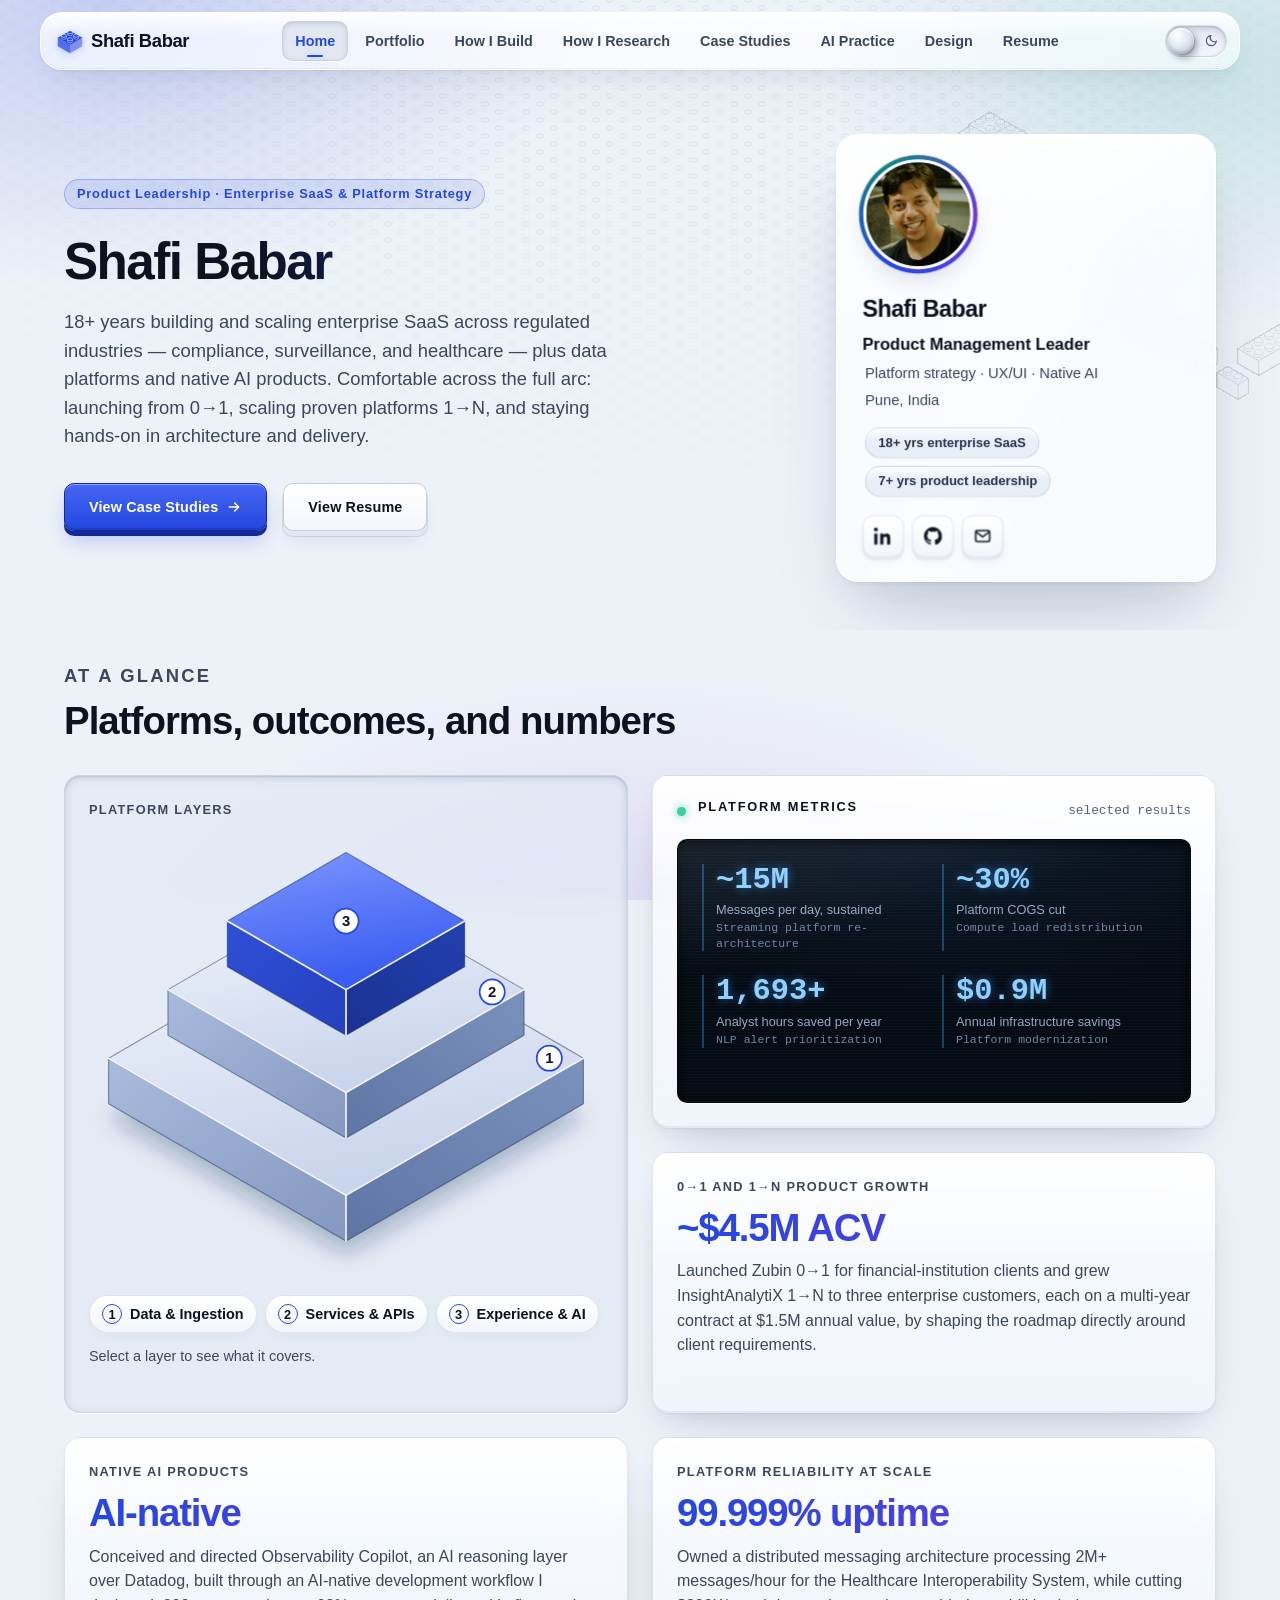
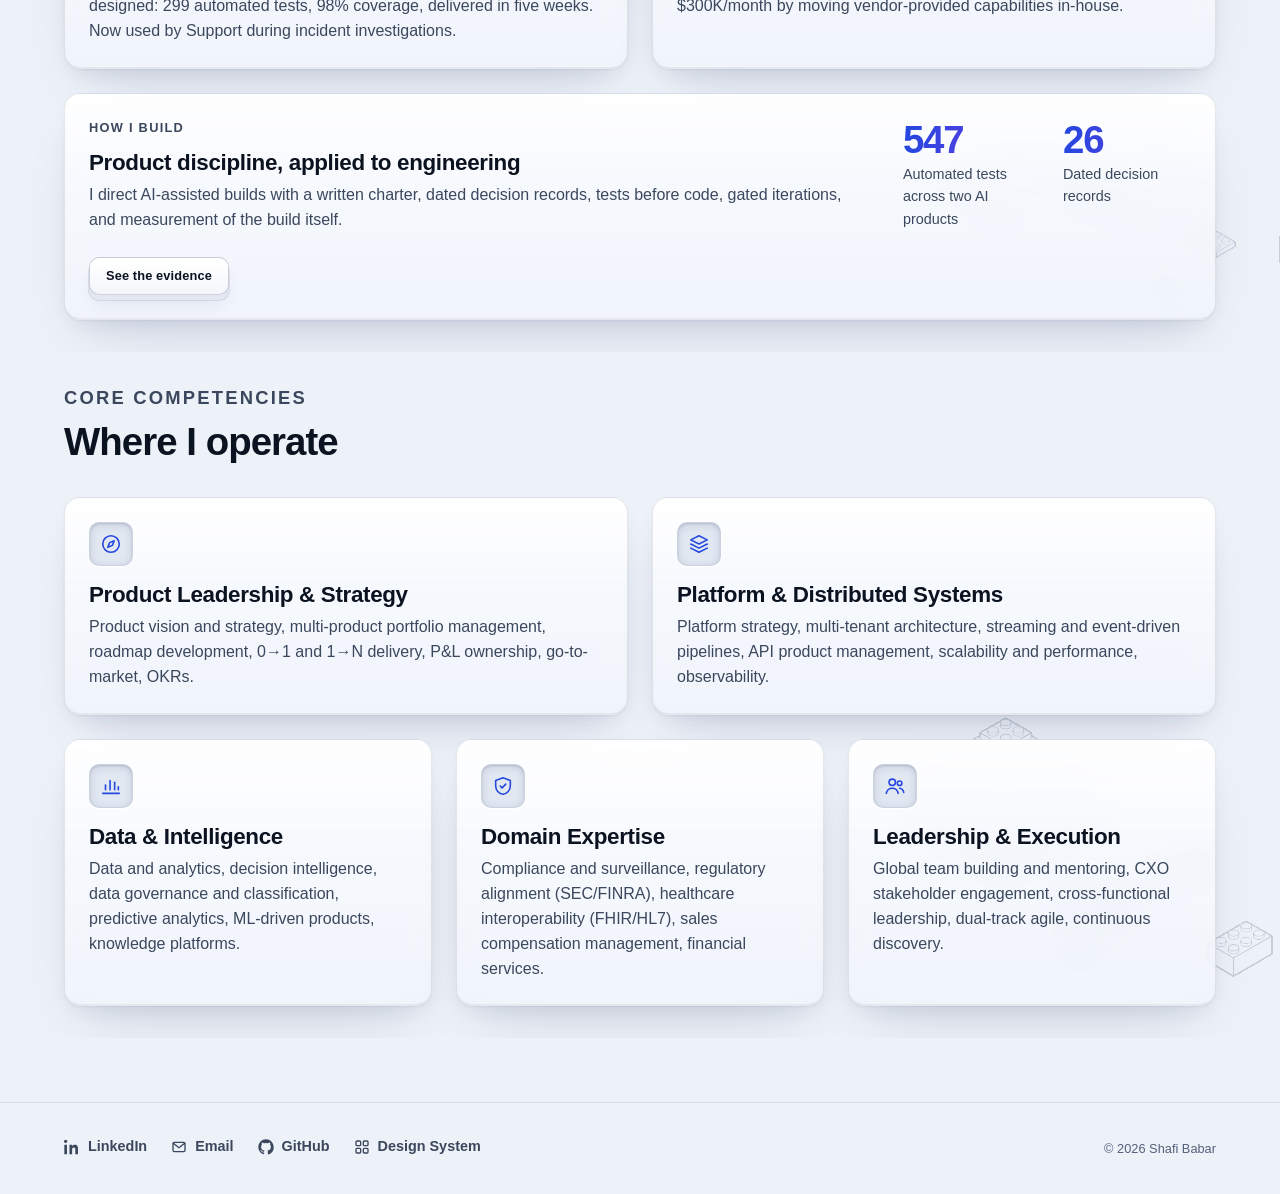
<file: index.html>
<!DOCTYPE html>
<html lang="en">
<head>
<meta charset="UTF-8">
<meta name="viewport" content="width=device-width, initial-scale=1.0">
<title>Shafi Babar — Product Leadership, Enterprise SaaS &amp; Platform Strategy</title>
<meta name="description" content="Shafi Babar: product leader with 18+ years building and scaling enterprise SaaS across compliance, healthcare, and data platforms, including native AI product initiatives.">
<meta property="og:title" content="Shafi Babar — Product Leadership, Enterprise SaaS & Platform Strategy">
<meta property="og:description" content="18+ years building and scaling enterprise SaaS across regulated industries, data platforms, and native AI products.">
<meta property="og:type" content="website">
<meta property="og:image" content="assets/profile.jpg">
<link rel="icon" href="data:image/svg+xml,%3Csvg%20xmlns='http://www.w3.org/2000/svg'%20viewBox='-15.1%20-13%2030.1%2030.2'%3E%3Cstyle%3E*{stroke:%230b1220;stroke-width:.9;stroke-linejoin:round}.t,.tp{fill:%236f8cff}.l{fill:%232447e0}.r{fill:%2315289a}.s{fill:%233a5cf0}@media%20(prefers-color-scheme:dark){*{stroke:%23e9eef6}.t,.tp{fill:%239db4ff}.l{fill:%234f7bff}.r{fill:%232447e0}.s{fill:%236f8cff}}%3C/style%3E%3Cpolygon%20class='l'%20points='-13.9,8%200,16%200,6.4%20-13.9,-1.6'/%3E%3Cpolygon%20class='r'%20points='13.9,8%200,16%200,6.4%2013.9,-1.6'/%3E%3Cpolygon%20class='tp'%20points='0,-9.6%2013.9,-1.6%200,6.4%20-13.9,-1.6'/%3E%3Cpath%20class='s'%20d='M-2.9%20-7.8V-5.6A2.9%201.7%200%200%200%202.9%20-5.6V-7.8Z'/%3E%3Cellipse%20class='t'%20cx='0'%20cy='-7.8'%20rx='2.9'%20ry='1.7'/%3E%3Cpath%20class='s'%20d='M4%20-3.8V-1.6A2.9%201.7%200%200%200%209.9%20-1.6V-3.8Z'/%3E%3Cellipse%20class='t'%20cx='6.9'%20cy='-3.8'%20rx='2.9'%20ry='1.7'/%3E%3Cpath%20class='s'%20d='M-9.9%20-3.8V-1.6A2.9%201.7%200%200%200%20-4%20-1.6V-3.8Z'/%3E%3Cellipse%20class='t'%20cx='-6.9'%20cy='-3.8'%20rx='2.9'%20ry='1.7'/%3E%3Cpath%20class='s'%20d='M-2.9%200.2V2.4A2.9%201.7%200%200%200%202.9%202.4V0.2Z'/%3E%3Cellipse%20class='t'%20cx='0'%20cy='0.2'%20rx='2.9'%20ry='1.7'/%3E%3C/svg%3E">
<script>
(function(){var d=document.documentElement,t;d.className+=" js";try{t=localStorage.getItem("theme")}catch(e){}if(t!=="light"&&t!=="dark")t=matchMedia("(prefers-color-scheme: dark)").matches?"dark":"light";d.setAttribute("data-theme",t)})();
</script>
<link rel="stylesheet" href="css/styles.css">
</head>
<body>
<a class="skip-link" href="#main">Skip to content</a>

<header class="site-header">
  <div class="dock surface-glass">
    <a class="brand" href="index.html">
      <svg viewBox="-14.7 -12.6 29.3 29.4" aria-hidden="true"><polygon points="-13.9,8 0,16 0,6.4 -13.9,-1.6" fill="currentColor" opacity=".72"/><polygon points="13.9,8 0,16 0,6.4 13.9,-1.6" fill="currentColor" opacity=".48"/><polygon points="0,-9.6 13.9,-1.6 0,6.4 -13.9,-1.6" fill="currentColor"/><g stroke="var(--color-surface)" stroke-width=".6"><path d="M-2.9 -7.8V-5.6A2.9 1.7 0 0 0 2.9 -5.6V-7.8Z" fill="currentColor" opacity=".8"/><ellipse cx="0" cy="-7.8" rx="2.9" ry="1.7" fill="currentColor"/><path d="M4 -3.8V-1.6A2.9 1.7 0 0 0 9.9 -1.6V-3.8Z" fill="currentColor" opacity=".8"/><ellipse cx="6.9" cy="-3.8" rx="2.9" ry="1.7" fill="currentColor"/><path d="M-9.9 -3.8V-1.6A2.9 1.7 0 0 0 -4 -1.6V-3.8Z" fill="currentColor" opacity=".8"/><ellipse cx="-6.9" cy="-3.8" rx="2.9" ry="1.7" fill="currentColor"/><path d="M-2.9 0.2V2.4A2.9 1.7 0 0 0 2.9 2.4V0.2Z" fill="currentColor" opacity=".8"/><ellipse cx="0" cy="0.2" rx="2.9" ry="1.7" fill="currentColor"/></g></svg>
      Shafi Babar
    </a>
    <nav aria-label="Primary">
      <ul class="nav-links" id="primary-nav" data-nav-links>
        <li><a href="index.html">Home</a></li>
        <li><a href="pages/portfolio.html">Portfolio</a></li>
        <li><a href="pages/how-i-build.html">How I Build</a></li>
        <li><a href="pages/how-i-research.html">How I Research</a></li>
        <li><a href="pages/case-studies.html">Case Studies</a></li>
        <li><a href="pages/ai.html">AI Practice</a></li>
        <li><a href="pages/design.html">Design</a></li>
        <li><a href="pages/resume.html">Resume</a></li>
      </ul>
    </nav>
    <div class="nav-controls">
      <button type="button" class="theme-switch" role="switch" aria-checked="false" aria-label="Dark theme" data-theme-toggle>
        <span class="theme-switch__track" aria-hidden="true">
          <svg class="theme-switch__icon theme-switch__icon--sun" viewBox="0 0 24 24" fill="none" stroke="currentColor" stroke-width="2.2" stroke-linecap="round"><circle cx="12" cy="12" r="4"/><path d="M12 2v2M12 20v2M4.9 4.9l1.4 1.4M17.7 17.7l1.4 1.4M2 12h2M20 12h2M4.9 19.1l1.4-1.4M17.7 6.3l1.4-1.4"/></svg>
          <svg class="theme-switch__icon theme-switch__icon--moon" viewBox="0 0 24 24" fill="none" stroke="currentColor" stroke-width="2.2" stroke-linecap="round"><path d="M21 12.5A8.5 8.5 0 1 1 11.5 3a7 7 0 0 0 9.5 9.5Z"/></svg>
          <span class="theme-switch__knob"></span>
        </span>
      </button>
      <button type="button" class="nav-toggle" data-nav-toggle aria-expanded="false" aria-controls="primary-nav" aria-label="Menu">
        <svg viewBox="0 0 24 24" width="20" height="20" fill="none" stroke="currentColor" stroke-width="2" stroke-linecap="round" aria-hidden="true"><path d="M4 7h16M4 12h16M4 17h16"/></svg>
      </button>
    </div>
  </div>
</header>

<main id="main">
  <section class="hero">
    <div class="container hero-grid">
      <div>
        <p class="hero-eyebrow">Product Leadership · Enterprise SaaS &amp; Platform Strategy</p>
        <h1>Shafi Babar</h1>
        <p class="hero-lede">18+ years building and scaling enterprise SaaS across regulated industries — compliance, surveillance, and healthcare — plus data platforms and native AI products. Comfortable across the full arc: launching from 0→1, scaling proven platforms 1→N, and staying hands-on in architecture and delivery.</p>
        <div class="btn-row">
          <a class="btn btn-primary" href="pages/case-studies.html">View Case Studies
            <svg viewBox="0 0 24 24" fill="none" stroke="currentColor" stroke-width="2.2" stroke-linecap="round" stroke-linejoin="round" aria-hidden="true"><path d="M5 12h14M13 6l6 6-6 6"/></svg>
          </a>
          <a class="btn btn-secondary" href="pages/resume.html">View Resume</a>
        </div>
      </div>

      <div class="tilt-card profile-card" data-tilt>
        <div class="tilt-card__glass" aria-hidden="true"><div class="tilt-card__sheen"></div></div>
        <div class="depth z-3">
          <div class="profile-photo">
            <picture>
              <source srcset="assets/profile.webp" type="image/webp">
              <img src="assets/profile.jpg" alt="Shafi Babar" width="104" height="104" fetchpriority="high">
            </picture>
          </div>
        </div>
        <div class="depth z-2">
          <p class="profile-name">Shafi Babar</p>
          <p class="profile-role">Product Management Leader</p>
        </div>
        <div class="depth z-1">
          <p class="profile-meta">Platform strategy · UX/UI · Native AI</p>
          <p class="profile-meta">Pune, India</p>
          <div class="profile-chips">
            <span class="tag">18+ yrs enterprise SaaS</span>
            <span class="tag">7+ yrs product leadership</span>
          </div>
        </div>
        <div class="depth z-2 profile-links">
          <a class="icon-btn" href="https://linkedin.com/in/shafibabar" aria-label="LinkedIn"><svg viewBox="0 0 24 24" fill="currentColor" aria-hidden="true"><path d="M4.98 3.5C4.98 4.88 3.87 6 2.5 6S0 4.88 0 3.5 1.12 1 2.5 1s2.48 1.12 2.48 2.5zM.5 8.75h4V23h-4V8.75zM8.5 8.75h3.83v1.95h.05c.53-1 1.84-2.06 3.79-2.06 4.05 0 4.8 2.67 4.8 6.14V23h-4v-6.7c0-1.6-.03-3.66-2.23-3.66-2.23 0-2.57 1.74-2.57 3.54V23h-4V8.75z"/></svg></a>
          <a class="icon-btn" href="https://github.com/shafibabar" aria-label="GitHub"><svg viewBox="0 0 24 24" fill="currentColor" aria-hidden="true"><path d="M12 .5C5.73.5.5 5.73.5 12c0 5.1 3.29 9.4 7.86 10.93.58.1.79-.25.79-.56 0-.27-.01-1.16-.02-2.11-3.2.7-3.88-1.35-3.88-1.35-.52-1.33-1.28-1.68-1.28-1.68-1.04-.72.08-.7.08-.7 1.16.08 1.77 1.19 1.77 1.19 1.03 1.77 2.7 1.26 3.36.96.1-.75.4-1.26.73-1.55-2.55-.29-5.24-1.28-5.24-5.68 0-1.25.45-2.28 1.18-3.08-.12-.29-.51-1.46.11-3.04 0 0 .96-.31 3.15 1.18a10.9 10.9 0 0 1 5.74 0c2.19-1.49 3.15-1.18 3.15-1.18.62 1.58.23 2.75.11 3.04.74.8 1.18 1.83 1.18 3.08 0 4.41-2.69 5.38-5.25 5.67.41.36.78 1.08.78 2.17 0 1.57-.01 2.83-.01 3.22 0 .31.21.67.8.56A10.51 10.51 0 0 0 23.5 12c0-6.27-5.23-11.5-11.5-11.5z"/></svg></a>
          <a class="icon-btn" href="mailto:shafi.babar.work@gmail.com" aria-label="Email"><svg viewBox="0 0 24 24" fill="none" stroke="currentColor" stroke-width="2" stroke-linecap="round" stroke-linejoin="round" aria-hidden="true"><rect x="3" y="5" width="18" height="14" rx="2"/><path d="m3.5 6.5 8.5 6.5 8.5-6.5"/></svg></a>
        </div>
      </div>
    </div>
  </section>

  <section class="tight">
    <div class="container">
      <div class="section-heading reveal">
        <p class="eyebrow">At a glance</p>
        <h2>Platforms, outcomes, and numbers</h2>
      </div>

      <div class="bento">
        <article class="tile tile--inset span-3 row-2 reveal" data-iso-illustration aria-labelledby="iso-title">
          <p class="tile-kicker" id="iso-title">Platform layers</p>
          <svg class="iso-illustration" viewBox="-225 -118 450 385" role="img" aria-labelledby="hero-iso-title hero-iso-desc">
            <title id="hero-iso-title">Layered platform illustration</title>
            <desc id="hero-iso-desc">A conceptual three-layer platform stack: 1, data and ingestion at the base; 2, services and APIs in the middle; 3, experience and AI on top.</desc>
            <defs>
              <linearGradient id="g-top" x1="0" y1="0" x2="0.3" y2="1"><stop offset="0" class="stop-top-hi"/><stop offset="1" class="stop-top-lo"/></linearGradient>
              <linearGradient id="g-left" x1="0" y1="0" x2="1" y2="1"><stop offset="0" class="stop-left-hi"/><stop offset="1" class="stop-left-lo"/></linearGradient>
              <linearGradient id="g-right" x1="1" y1="0" x2="0" y2="1"><stop offset="0" class="stop-right-hi"/><stop offset="1" class="stop-right-lo"/></linearGradient>
              <linearGradient id="g-atop" x1="0" y1="0" x2="0.3" y2="1"><stop offset="0" class="stop-atop-hi"/><stop offset="1" class="stop-atop-lo"/></linearGradient>
              <linearGradient id="g-aleft" x1="0" y1="0" x2="1" y2="1"><stop offset="0" class="stop-aleft-hi"/><stop offset="1" class="stop-aleft-lo"/></linearGradient>
              <linearGradient id="g-aright" x1="1" y1="0" x2="0" y2="1"><stop offset="0" class="stop-aright-hi"/><stop offset="1" class="stop-aright-lo"/></linearGradient>
              <filter id="f-soft" x="-20%" y="-30%" width="140%" height="160%"><feGaussianBlur stdDeviation="10"/></filter>
            </defs>

            <polygon class="iso-shadow" filter="url(#f-soft)" points="0,12 207.85,132 0,252 -207.85,132"/>

            <g class="iso-layer" data-layer="data">
              <polygon class="face" fill="url(#g-top)" points="0,-40 207.85,80 0,200 -207.85,80"/>
              <polygon class="face" fill="url(#g-right)" points="207.85,120 0,240 0,200 207.85,80"/>
              <polygon class="face" fill="url(#g-left)" points="-207.85,120 0,240 0,200 -207.85,80"/>
              <polyline class="edge-hi" points="-207.85,80 0,200 207.85,80"/>
              <line class="edge-hi" x1="0" y1="200" x2="0" y2="240"/>
              <g class="iso-badge"><circle cx="178" cy="80" r="11"/><text x="178" y="84.5" text-anchor="middle">1</text></g>
            </g>

            <g class="iso-layer" data-layer="services">
              <polygon class="face" fill="url(#g-top)" points="0,-70 155.88,20 0,110 -155.88,20"/>
              <polygon class="face" fill="url(#g-right)" points="155.88,60 0,150 0,110 155.88,20"/>
              <polygon class="face" fill="url(#g-left)" points="-155.88,60 0,150 0,110 -155.88,20"/>
              <polyline class="edge-hi" points="-155.88,20 0,110 155.88,20"/>
              <line class="edge-hi" x1="0" y1="110" x2="0" y2="150"/>
              <g class="iso-badge"><circle cx="128" cy="22" r="11"/><text x="128" y="26.5" text-anchor="middle">2</text></g>
            </g>

            <g class="iso-layer" data-layer="experience">
              <polygon class="face" fill="url(#g-atop)" points="0,-100 103.92,-40 0,20 -103.92,-40"/>
              <polygon class="face" fill="url(#g-aright)" points="103.92,0 0,60 0,20 103.92,-40"/>
              <polygon class="face" fill="url(#g-aleft)" points="-103.92,0 0,60 0,20 -103.92,-40"/>
              <polyline class="edge-hi" points="-103.92,-40 0,20 103.92,-40"/>
              <line class="edge-hi" x1="0" y1="20" x2="0" y2="60"/>
              <g class="iso-badge"><circle cx="0" cy="-40" r="11"/><text x="0" y="-35.5" text-anchor="middle">3</text></g>
            </g>
          </svg>
          <ol class="iso-legend">
            <li><button type="button" data-layer="data" data-desc="Data and ingestion: pipelines, storage, and governance that bring raw signals into the platform."><span class="num" aria-hidden="true">1</span>Data &amp; Ingestion</button></li>
            <li><button type="button" data-layer="services" data-desc="Services and APIs: the business logic, rules, and integrations that act on the data."><span class="num" aria-hidden="true">2</span>Services &amp; APIs</button></li>
            <li><button type="button" data-layer="experience" data-desc="Experience and AI: dashboards, workflows, and AI-assisted reasoning surfaced to the people who make decisions."><span class="num" aria-hidden="true">3</span>Experience &amp; AI</button></li>
          </ol>
          <p class="iso-caption" aria-live="polite">Select a layer to see what it covers.</p>
        </article>

        <article class="tile tile--static dashboard span-3 reveal" aria-labelledby="dash-title">
          <header class="dashboard__header">
            <span class="dashboard__led" aria-hidden="true"></span>
            <h3 class="dashboard__title" id="dash-title">Platform metrics</h3>
            <span class="dashboard__meta">selected results</span>
          </header>
          <div class="dashboard__screen">
            <dl class="dashboard__grid">
              <div class="readout">
                <dt>Messages per day, sustained <span class="readout__source">Streaming platform re-architecture</span></dt>
                <dd class="readout__value" data-counter data-target="15" data-prefix="~" data-suffix="M">~15M</dd>
              </div>
              <div class="readout">
                <dt>Platform COGS cut <span class="readout__source">Compute load redistribution</span></dt>
                <dd class="readout__value" data-counter data-target="30" data-prefix="~" data-suffix="%">~30%</dd>
              </div>
              <div class="readout">
                <dt>Analyst hours saved per year <span class="readout__source">NLP alert prioritization</span></dt>
                <dd class="readout__value" data-counter data-target="2000" data-suffix="+">2,000+</dd>
              </div>
              <div class="readout">
                <dt>Annual infrastructure savings <span class="readout__source">Platform modernization</span></dt>
                <dd class="readout__value" data-counter data-target="1.1" data-decimals="1" data-prefix="$" data-suffix="M">$1.1M</dd>
              </div>
            </dl>
          </div>
        </article>

        <article class="tile span-3 reveal">
          <p class="tile-kicker">0→1 and 1→N product growth</p>
          <span class="tile-stat">~$4.5M ACV</span>
          <p>Launched Zubin 0→1 for financial-institution clients and grew InsightAnalytiX 1→N to three enterprise customers, each on a multi-year contract at $1.5M annual value, by shaping the roadmap directly around client requirements.</p>
        </article>

        <article class="tile span-3 reveal">
          <p class="tile-kicker">Native AI products</p>
          <span class="tile-stat">AI-native</span>
          <p>Conceived and directed Observability Copilot, an AI reasoning layer over Datadog, built through an AI-native development workflow I designed: 299 automated tests, 98% coverage, delivered in five weeks. Now used by Support during incident investigations.</p>
        </article>

        <article class="tile span-3 reveal">
          <p class="tile-kicker">Platform reliability at scale</p>
          <span class="tile-stat">99.999% uptime</span>
          <p>Owned a distributed messaging architecture processing 2M+ messages/hour for the Healthcare Interoperability System, while cutting $300K/month by moving vendor-provided capabilities in-house.</p>
        </article>

        <article class="tile span-6 reveal build-tile">
          <div>
            <p class="tile-kicker">How I build</p>
            <h3>Product discipline, applied to engineering</h3>
            <p>I direct AI-assisted builds with a written charter, dated decision records, tests before code, gated iterations, and measurement of the build itself.</p>
          </div>
          <dl class="build-tile__stats">
            <div><dt>Automated tests across two AI products</dt><dd class="tile-stat">547</dd></div>
            <div><dt>Dated decision records</dt><dd class="tile-stat">26</dd></div>
          </dl>
          <div class="project-footer"><a class="btn btn-secondary btn-sm" href="pages/how-i-build.html">See the evidence</a></div>
        </article>
      </div>
    </div>
  </section>

  <section class="tight">
    <div class="container">
      <div class="section-heading reveal">
        <p class="eyebrow">Core Competencies</p>
        <h2>Where I operate</h2>
      </div>
      <div class="bento">
        <article class="tile span-3 reveal">
          <span class="icon-well"><svg viewBox="0 0 24 24" fill="none" stroke="currentColor" stroke-width="1.75" stroke-linecap="round" stroke-linejoin="round" aria-hidden="true"><circle cx="12" cy="12" r="9"/><path d="m15.5 8.5-2 5-5 2 2-5 5-2z"/></svg></span>
          <h3>Product Leadership &amp; Strategy</h3>
          <p>Product vision and strategy, multi-product portfolio management, roadmap development, 0→1 and 1→N delivery, P&amp;L ownership, go-to-market, OKRs.</p>
        </article>
        <article class="tile span-3 reveal">
          <span class="icon-well"><svg viewBox="0 0 24 24" fill="none" stroke="currentColor" stroke-width="1.75" stroke-linecap="round" stroke-linejoin="round" aria-hidden="true"><path d="M12 3 3 7.5l9 4.5 9-4.5L12 3z"/><path d="m3 12 9 4.5 9-4.5"/><path d="m3 16.5 9 4.5 9-4.5"/></svg></span>
          <h3>Platform &amp; Distributed Systems</h3>
          <p>Platform strategy, multi-tenant architecture, streaming and event-driven pipelines, API product management, scalability and performance, observability.</p>
        </article>
        <article class="tile span-2 reveal">
          <span class="icon-well"><svg viewBox="0 0 24 24" fill="none" stroke="currentColor" stroke-width="1.75" stroke-linecap="round" stroke-linejoin="round" aria-hidden="true"><path d="M3 20h18"/><path d="M6 16v-5"/><path d="M11 16V6"/><path d="M16 16v-8"/><path d="M20 16v-3"/></svg></span>
          <h3>Data &amp; Intelligence</h3>
          <p>Data and analytics, decision intelligence, data governance and classification, predictive analytics, ML-driven products, knowledge platforms.</p>
        </article>
        <article class="tile span-2 reveal">
          <span class="icon-well"><svg viewBox="0 0 24 24" fill="none" stroke="currentColor" stroke-width="1.75" stroke-linecap="round" stroke-linejoin="round" aria-hidden="true"><path d="M12 3l8 3v6c0 4.5-3.4 8.3-8 9-4.6-.7-8-4.5-8-9V6l8-3z"/><path d="m9 12 2 2 4-4"/></svg></span>
          <h3>Domain Expertise</h3>
          <p>Compliance and surveillance, regulatory alignment (SEC/FINRA), healthcare interoperability (FHIR/HL7), sales compensation management, financial services.</p>
        </article>
        <article class="tile span-2 reveal">
          <span class="icon-well"><svg viewBox="0 0 24 24" fill="none" stroke="currentColor" stroke-width="1.75" stroke-linecap="round" stroke-linejoin="round" aria-hidden="true"><circle cx="9" cy="8" r="3.5"/><path d="M2.5 20c.8-3.5 3.4-5.5 6.5-5.5s5.7 2 6.5 5.5"/><circle cx="17" cy="9" r="2.5"/><path d="M17 14.5c2.4.3 4 1.9 4.5 4.5"/></svg></span>
          <h3>Leadership &amp; Execution</h3>
          <p>Global team building and mentoring, CXO stakeholder engagement, cross-functional leadership, dual-track agile, continuous discovery.</p>
        </article>
      </div>
    </div>
  </section>
</main>

<footer class="site-footer">
  <div class="container footer-inner">
    <ul class="footer-links">
      <li><a href="https://linkedin.com/in/shafibabar"><svg viewBox="0 0 24 24" fill="currentColor" aria-hidden="true"><path d="M4.98 3.5C4.98 4.88 3.87 6 2.5 6S0 4.88 0 3.5 1.12 1 2.5 1s2.48 1.12 2.48 2.5zM.5 8.75h4V23h-4V8.75zM8.5 8.75h3.83v1.95h.05c.53-1 1.84-2.06 3.79-2.06 4.05 0 4.8 2.67 4.8 6.14V23h-4v-6.7c0-1.6-.03-3.66-2.23-3.66-2.23 0-2.57 1.74-2.57 3.54V23h-4V8.75z"/></svg>LinkedIn</a></li>
      <li><a href="mailto:shafi.babar.work@gmail.com"><svg viewBox="0 0 24 24" fill="none" stroke="currentColor" stroke-width="2" stroke-linecap="round" stroke-linejoin="round" aria-hidden="true"><rect x="3" y="5" width="18" height="14" rx="2"/><path d="m3.5 6.5 8.5 6.5 8.5-6.5"/></svg>Email</a></li>
      <li><a href="https://github.com/shafibabar"><svg viewBox="0 0 24 24" fill="currentColor" aria-hidden="true"><path d="M12 .5C5.73.5.5 5.73.5 12c0 5.1 3.29 9.4 7.86 10.93.58.1.79-.25.79-.56 0-.27-.01-1.16-.02-2.11-3.2.7-3.88-1.35-3.88-1.35-.52-1.33-1.28-1.68-1.28-1.68-1.04-.72.08-.7.08-.7 1.16.08 1.77 1.19 1.77 1.19 1.03 1.77 2.7 1.26 3.36.96.1-.75.4-1.26.73-1.55-2.55-.29-5.24-1.28-5.24-5.68 0-1.25.45-2.28 1.18-3.08-.12-.29-.51-1.46.11-3.04 0 0 .96-.31 3.15 1.18a10.9 10.9 0 0 1 5.74 0c2.19-1.49 3.15-1.18 3.15-1.18.62 1.58.23 2.75.11 3.04.74.8 1.18 1.83 1.18 3.08 0 4.41-2.69 5.38-5.25 5.67.41.36.78 1.08.78 2.17 0 1.57-.01 2.83-.01 3.22 0 .31.21.67.8.56A10.51 10.51 0 0 0 23.5 12c0-6.27-5.23-11.5-11.5-11.5z"/></svg>GitHub</a></li>
      <li><a href="pages/design-system.html"><svg viewBox="0 0 24 24" fill="none" stroke="currentColor" stroke-width="2" stroke-linecap="round" stroke-linejoin="round" aria-hidden="true"><rect x="3" y="3" width="7" height="7" rx="1.5"/><rect x="14" y="3" width="7" height="7" rx="1.5"/><rect x="3" y="14" width="7" height="7" rx="1.5"/><rect x="14" y="14" width="7" height="7" rx="1.5"/></svg>Design System</a></li>
    </ul>
    <p class="footer-meta">© 2026 Shafi Babar</p>
  </div>
</footer>

<script src="js/main.js" defer></script>
<script src="js/visuals.js" defer></script>
</body>
</html>
</file>
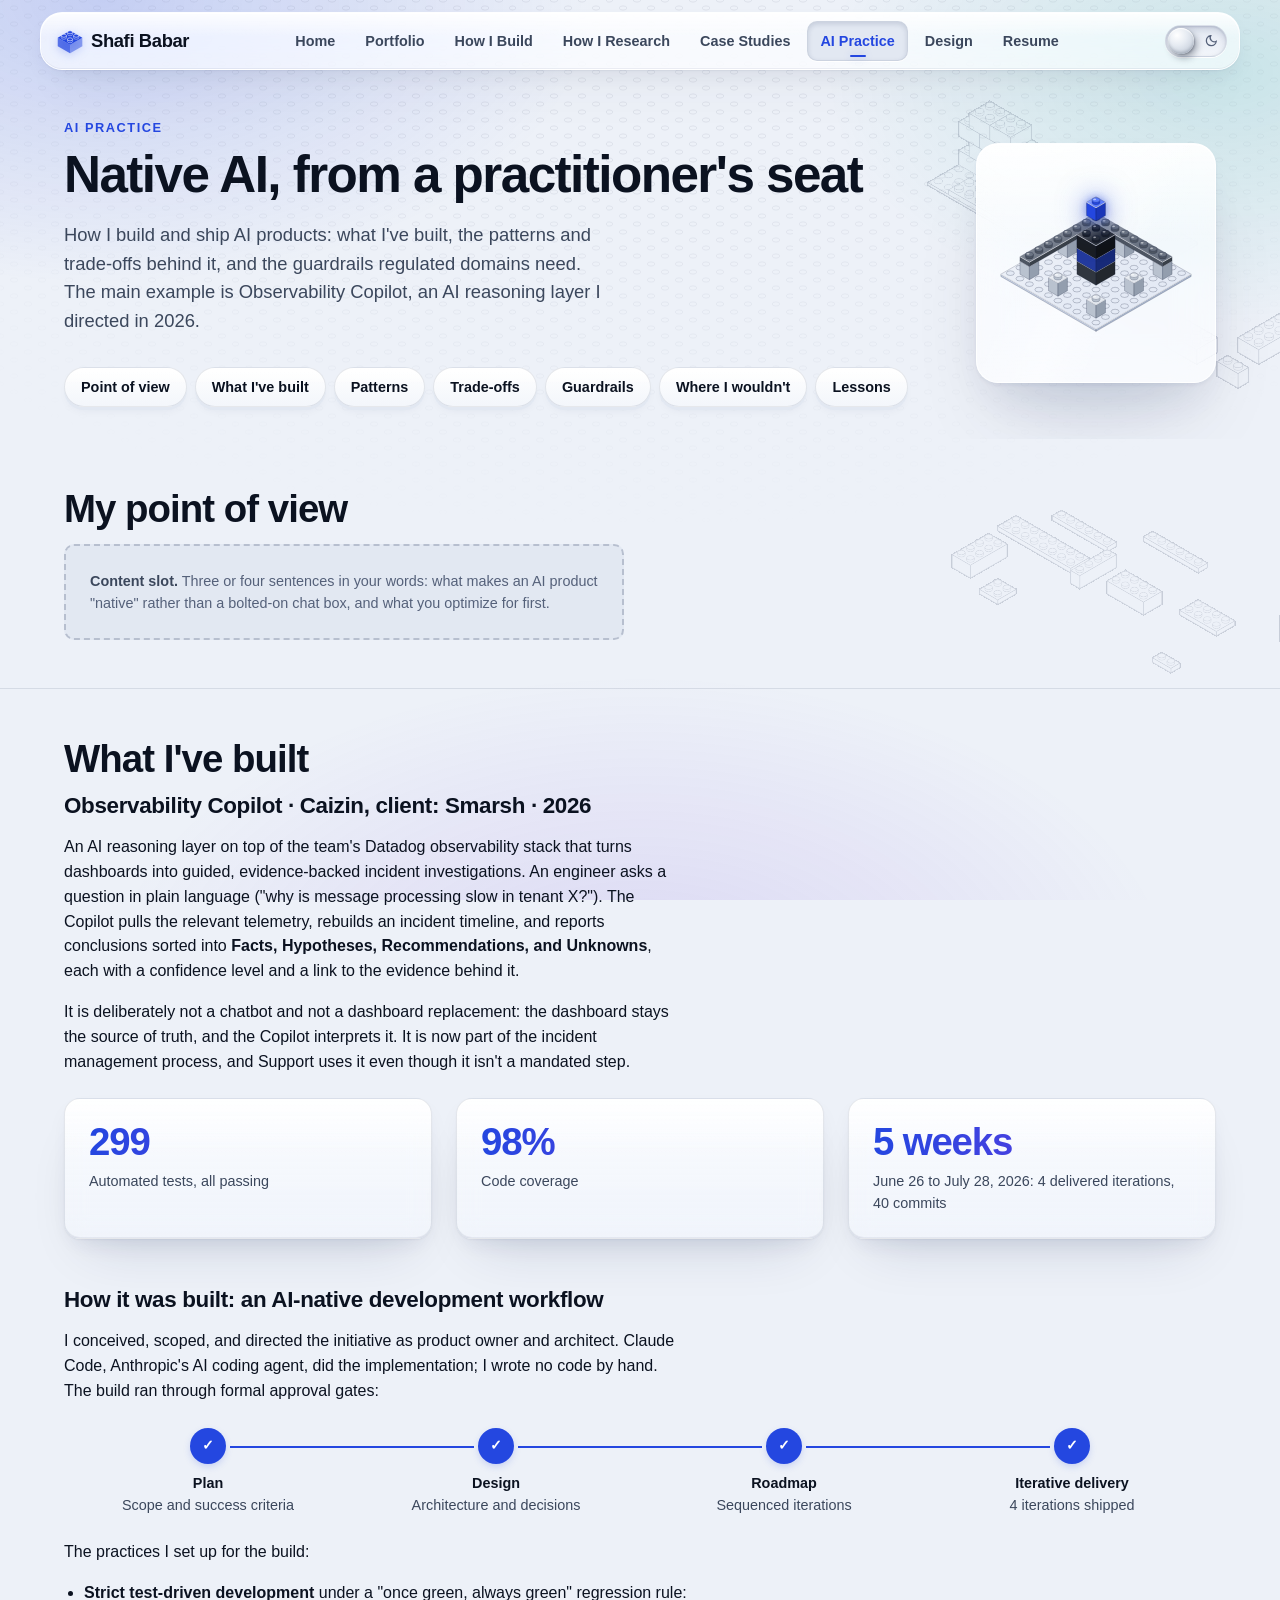
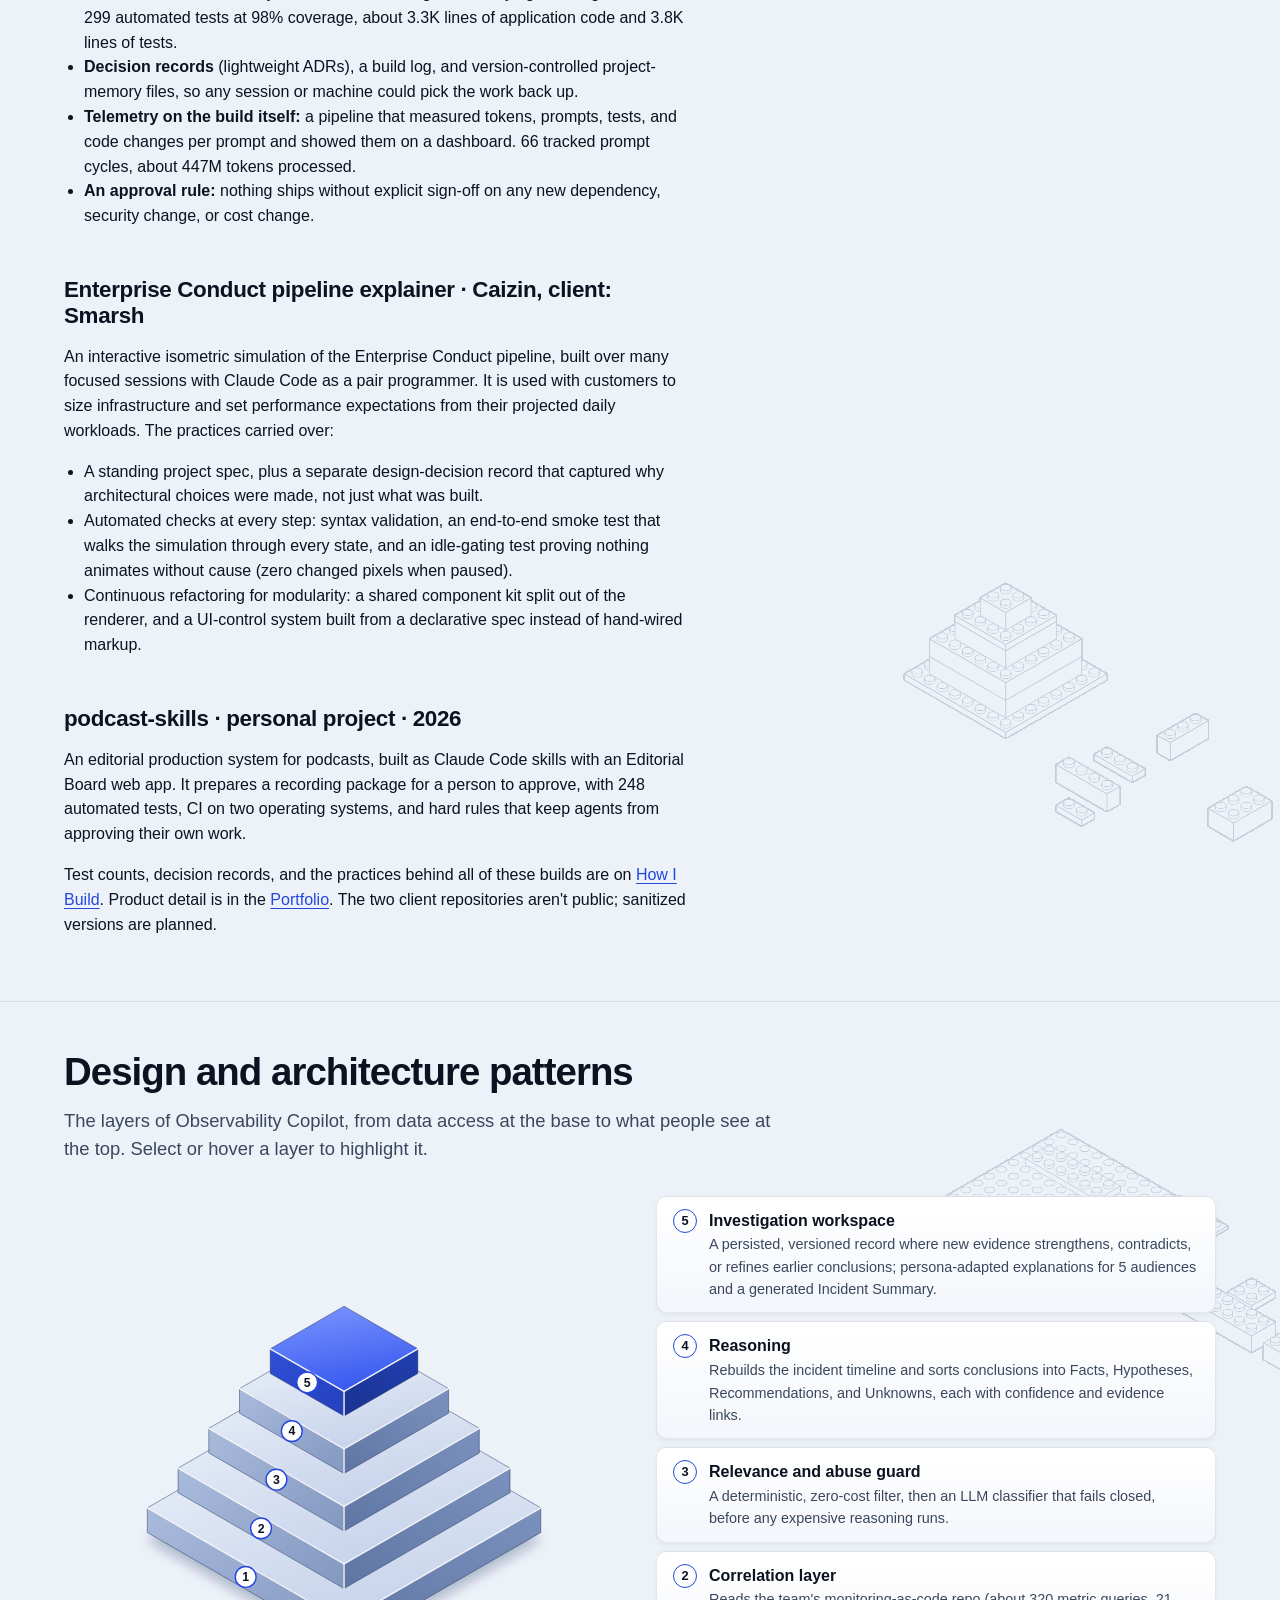
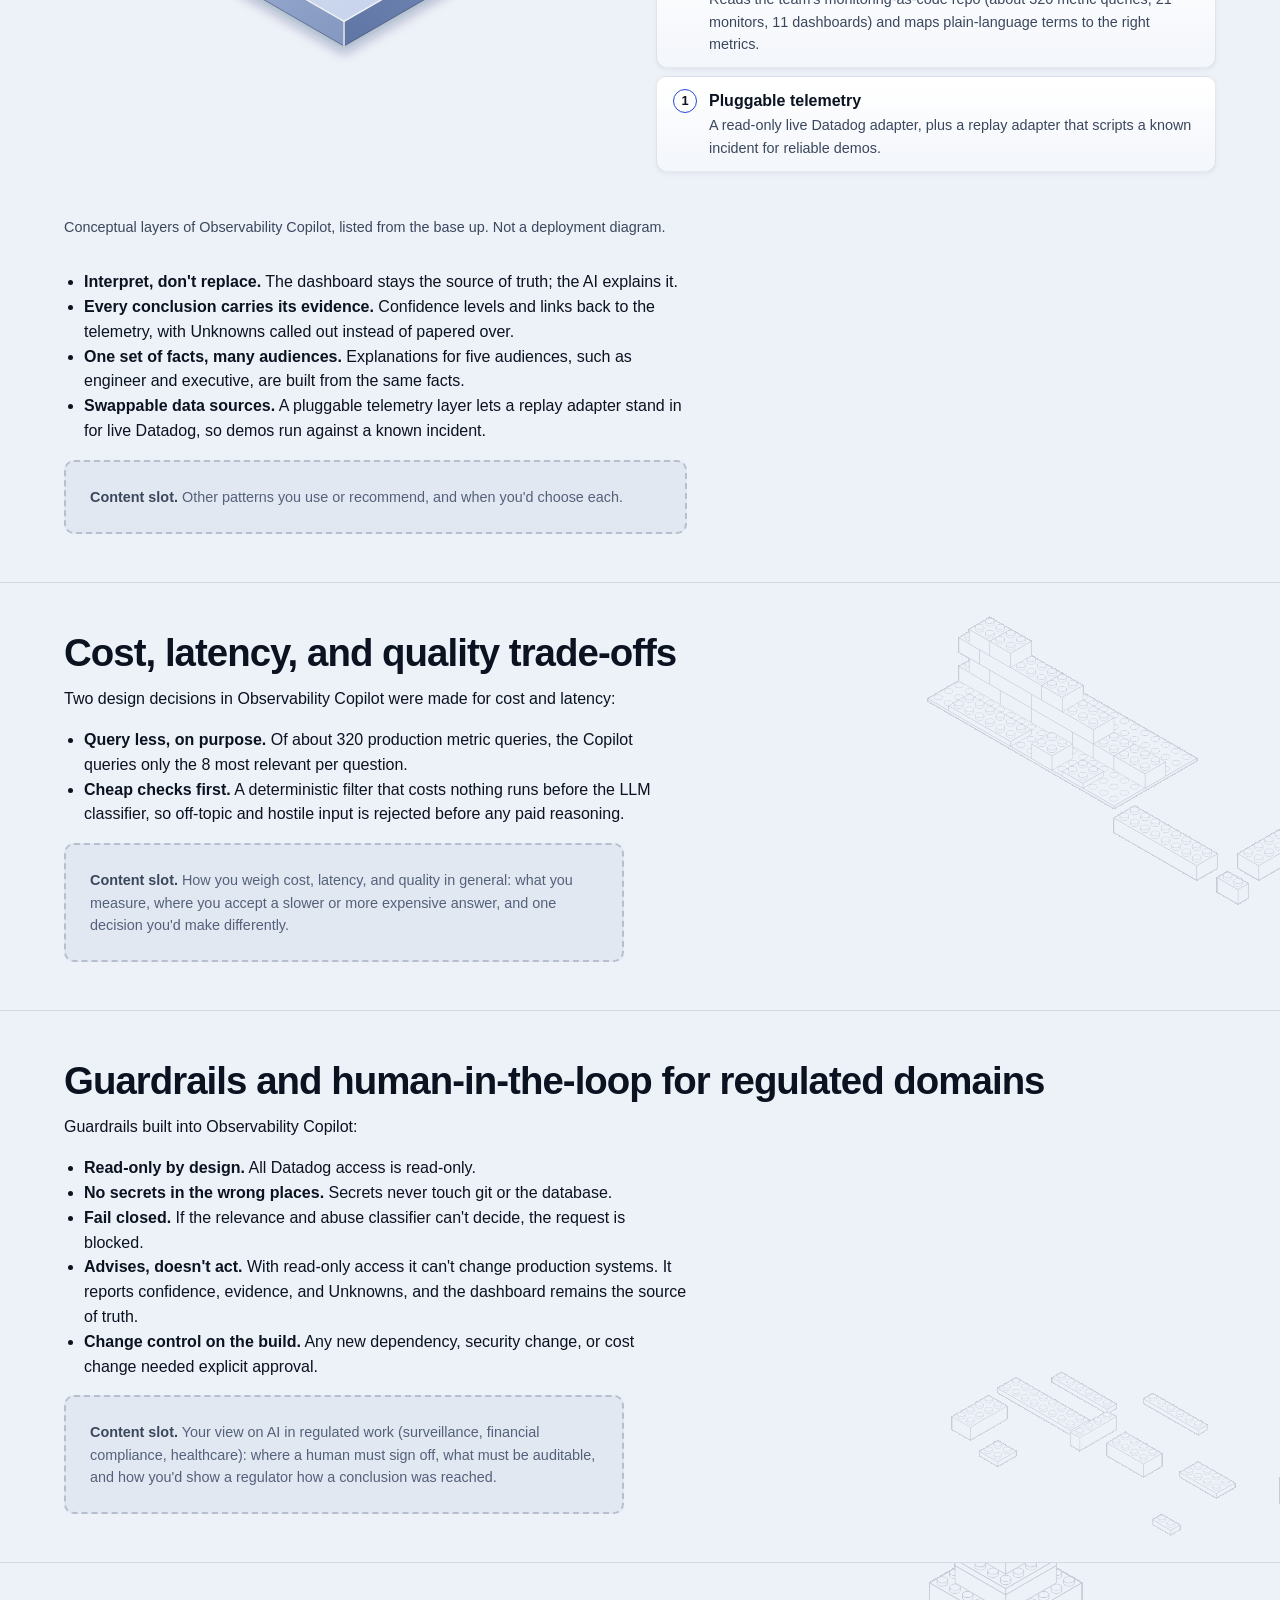
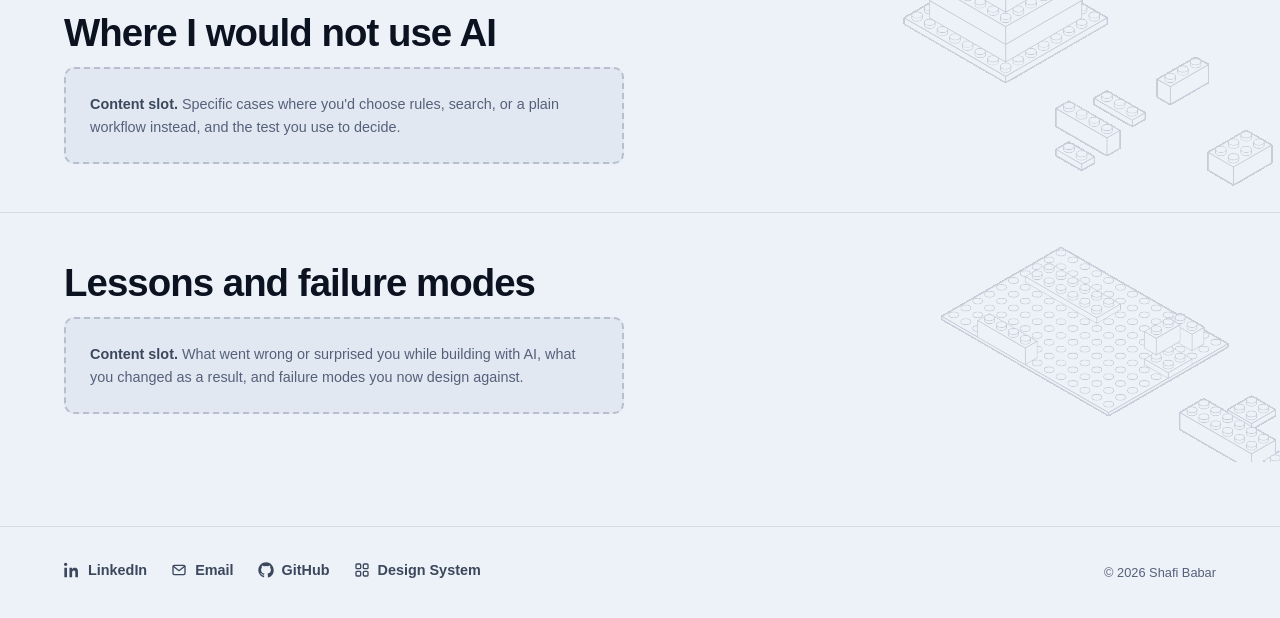
<file: pages/ai.html>
<!DOCTYPE html>
<html lang="en">
<head>
<meta charset="UTF-8">
<meta name="viewport" content="width=device-width, initial-scale=1.0">
<title>AI Practice — Shafi Babar</title>
<meta name="description" content="How Shafi Babar builds native AI products: what he has built, design patterns, cost and quality trade-offs, and guardrails for regulated domains.">
<meta property="og:title" content="AI Practice — Shafi Babar">
<meta property="og:description" content="How Shafi Babar builds native AI products: what he has built, design patterns, cost and quality trade-offs, and guardrails for regulated domains.">
<meta property="og:type" content="website">
<meta property="og:image" content="../assets/profile.jpg">
<link rel="icon" href="data:image/svg+xml,%3Csvg%20xmlns='http://www.w3.org/2000/svg'%20viewBox='-15.1%20-13%2030.1%2030.2'%3E%3Cstyle%3E*{stroke:%230b1220;stroke-width:.9;stroke-linejoin:round}.t,.tp{fill:%236f8cff}.l{fill:%232447e0}.r{fill:%2315289a}.s{fill:%233a5cf0}@media%20(prefers-color-scheme:dark){*{stroke:%23e9eef6}.t,.tp{fill:%239db4ff}.l{fill:%234f7bff}.r{fill:%232447e0}.s{fill:%236f8cff}}%3C/style%3E%3Cpolygon%20class='l'%20points='-13.9,8%200,16%200,6.4%20-13.9,-1.6'/%3E%3Cpolygon%20class='r'%20points='13.9,8%200,16%200,6.4%2013.9,-1.6'/%3E%3Cpolygon%20class='tp'%20points='0,-9.6%2013.9,-1.6%200,6.4%20-13.9,-1.6'/%3E%3Cpath%20class='s'%20d='M-2.9%20-7.8V-5.6A2.9%201.7%200%200%200%202.9%20-5.6V-7.8Z'/%3E%3Cellipse%20class='t'%20cx='0'%20cy='-7.8'%20rx='2.9'%20ry='1.7'/%3E%3Cpath%20class='s'%20d='M4%20-3.8V-1.6A2.9%201.7%200%200%200%209.9%20-1.6V-3.8Z'/%3E%3Cellipse%20class='t'%20cx='6.9'%20cy='-3.8'%20rx='2.9'%20ry='1.7'/%3E%3Cpath%20class='s'%20d='M-9.9%20-3.8V-1.6A2.9%201.7%200%200%200%20-4%20-1.6V-3.8Z'/%3E%3Cellipse%20class='t'%20cx='-6.9'%20cy='-3.8'%20rx='2.9'%20ry='1.7'/%3E%3Cpath%20class='s'%20d='M-2.9%200.2V2.4A2.9%201.7%200%200%200%202.9%202.4V0.2Z'/%3E%3Cellipse%20class='t'%20cx='0'%20cy='0.2'%20rx='2.9'%20ry='1.7'/%3E%3C/svg%3E">
<script>
(function(){var d=document.documentElement,t;d.className+=" js";try{t=localStorage.getItem("theme")}catch(e){}if(t!=="light"&&t!=="dark")t=matchMedia("(prefers-color-scheme: dark)").matches?"dark":"light";d.setAttribute("data-theme",t)})();
</script>
<link rel="stylesheet" href="../css/styles.css">
</head>
<body>
<a class="skip-link" href="#main">Skip to content</a>
<svg width="0" height="0" style="position:absolute" aria-hidden="true" focusable="false">
  <defs>
    <linearGradient id="g-top" x1="0" y1="0" x2="0.3" y2="1"><stop offset="0" class="stop-top-hi"/><stop offset="1" class="stop-top-lo"/></linearGradient>
    <linearGradient id="g-left" x1="0" y1="0" x2="1" y2="1"><stop offset="0" class="stop-left-hi"/><stop offset="1" class="stop-left-lo"/></linearGradient>
    <linearGradient id="g-right" x1="1" y1="0" x2="0" y2="1"><stop offset="0" class="stop-right-hi"/><stop offset="1" class="stop-right-lo"/></linearGradient>
    <linearGradient id="g-atop" x1="0" y1="0" x2="0.3" y2="1"><stop offset="0" class="stop-atop-hi"/><stop offset="1" class="stop-atop-lo"/></linearGradient>
    <linearGradient id="g-aleft" x1="0" y1="0" x2="1" y2="1"><stop offset="0" class="stop-aleft-hi"/><stop offset="1" class="stop-aleft-lo"/></linearGradient>
    <linearGradient id="g-aright" x1="1" y1="0" x2="0" y2="1"><stop offset="0" class="stop-aright-hi"/><stop offset="1" class="stop-aright-lo"/></linearGradient>
    <linearGradient id="bk-gloss" x1="0" y1="0" x2="1" y2="1"><stop offset="0" stop-color="#fff" stop-opacity=".5"/><stop offset=".6" stop-color="#fff" stop-opacity="0"/></linearGradient>
    <filter id="f-soft-sm" x="-30%" y="-40%" width="160%" height="180%"><feGaussianBlur stdDeviation="4"/></filter>
  </defs>
</svg>
<header class="site-header">
  <div class="dock surface-glass">
    <a class="brand" href="../index.html">
      <svg viewBox="-14.7 -12.6 29.3 29.4" aria-hidden="true"><polygon points="-13.9,8 0,16 0,6.4 -13.9,-1.6" fill="currentColor" opacity=".72"/><polygon points="13.9,8 0,16 0,6.4 13.9,-1.6" fill="currentColor" opacity=".48"/><polygon points="0,-9.6 13.9,-1.6 0,6.4 -13.9,-1.6" fill="currentColor"/><g stroke="var(--color-surface)" stroke-width=".6"><path d="M-2.9 -7.8V-5.6A2.9 1.7 0 0 0 2.9 -5.6V-7.8Z" fill="currentColor" opacity=".8"/><ellipse cx="0" cy="-7.8" rx="2.9" ry="1.7" fill="currentColor"/><path d="M4 -3.8V-1.6A2.9 1.7 0 0 0 9.9 -1.6V-3.8Z" fill="currentColor" opacity=".8"/><ellipse cx="6.9" cy="-3.8" rx="2.9" ry="1.7" fill="currentColor"/><path d="M-9.9 -3.8V-1.6A2.9 1.7 0 0 0 -4 -1.6V-3.8Z" fill="currentColor" opacity=".8"/><ellipse cx="-6.9" cy="-3.8" rx="2.9" ry="1.7" fill="currentColor"/><path d="M-2.9 0.2V2.4A2.9 1.7 0 0 0 2.9 2.4V0.2Z" fill="currentColor" opacity=".8"/><ellipse cx="0" cy="0.2" rx="2.9" ry="1.7" fill="currentColor"/></g></svg>
      Shafi Babar
    </a>
    <nav aria-label="Primary">
      <ul class="nav-links" id="primary-nav" data-nav-links>
        <li><a href="../index.html">Home</a></li>
        <li><a href="portfolio.html">Portfolio</a></li>
        <li><a href="how-i-build.html">How I Build</a></li>
        <li><a href="how-i-research.html">How I Research</a></li>
        <li><a href="case-studies.html">Case Studies</a></li>
        <li><a href="ai.html">AI Practice</a></li>
        <li><a href="design.html">Design</a></li>
        <li><a href="resume.html">Resume</a></li>
      </ul>
    </nav>
    <div class="nav-controls">
      <button type="button" class="theme-switch" role="switch" aria-checked="false" aria-label="Dark theme" data-theme-toggle>
        <span class="theme-switch__track" aria-hidden="true">
          <svg class="theme-switch__icon theme-switch__icon--sun" viewBox="0 0 24 24" fill="none" stroke="currentColor" stroke-width="2.2" stroke-linecap="round"><circle cx="12" cy="12" r="4"/><path d="M12 2v2M12 20v2M4.9 4.9l1.4 1.4M17.7 17.7l1.4 1.4M2 12h2M20 12h2M4.9 19.1l1.4-1.4M17.7 6.3l1.4-1.4"/></svg>
          <svg class="theme-switch__icon theme-switch__icon--moon" viewBox="0 0 24 24" fill="none" stroke="currentColor" stroke-width="2.2" stroke-linecap="round"><path d="M21 12.5A8.5 8.5 0 1 1 11.5 3a7 7 0 0 0 9.5 9.5Z"/></svg>
          <span class="theme-switch__knob"></span>
        </span>
      </button>
      <button type="button" class="nav-toggle" data-nav-toggle aria-expanded="false" aria-controls="primary-nav" aria-label="Menu">
        <svg viewBox="0 0 24 24" width="20" height="20" fill="none" stroke="currentColor" stroke-width="2" stroke-linecap="round" aria-hidden="true"><path d="M4 7h16M4 12h16M4 17h16"/></svg>
      </button>
    </div>
  </div>
</header>

<main id="main">
  <section class="page-hero">
    <div class="container page-hero-grid">
      <div>
        <p class="eyebrow">AI Practice</p>
        <h1>Native AI, from a practitioner's seat</h1>
        <p class="hero-lede">How I build and ship AI products: what I've built, the patterns and trade-offs behind it, and the guardrails regulated domains need. The main example is Observability Copilot, an AI reasoning layer I directed in 2026.</p>
        <ul class="jump-links" aria-label="Jump to a section">
          <li><a href="#pov">Point of view</a></li>
          <li><a href="#built">What I've built</a></li>
          <li><a href="#patterns">Patterns</a></li>
          <li><a href="#tradeoffs">Trade-offs</a></li>
          <li><a href="#guardrails">Guardrails</a></li>
          <li><a href="#not-ai">Where I wouldn't</a></li>
          <li><a href="#lessons">Lessons</a></li>
        </ul>
      </div>
        <div class="tilt-card motif-card" data-tilt aria-hidden="true">
          <div class="tilt-card__glass"><div class="tilt-card__sheen"></div></div>
          <div class="depth z-1"><svg viewBox="-74.3 -44.1 148.6 148.6" focusable="false"><g class="bk bk-plate"><polygon class="bk-left" points="-69.3,40 0,80 0,78.4 -69.3,38.4"/><polygon class="bk-right" points="69.3,40 0,80 0,78.4 69.3,38.4"/><polygon class="bk-top" points="0,-1.6 69.3,38.4 0,78.4 -69.3,38.4"/><polygon class="bk-gloss" points="0,-1.6 69.3,38.4 0,78.4 -69.3,38.4"/><polyline class="bk-edge-hi" points="-69.3,38.4 0,78.4 69.3,38.4"/><ellipse class="bk-top" cx="0" cy="1.6" rx="2.9" ry="1.7"/><ellipse class="bk-top" cx="-6.9" cy="5.6" rx="2.9" ry="1.7"/><ellipse class="bk-top" cx="6.9" cy="5.6" rx="2.9" ry="1.7"/><ellipse class="bk-top" cx="-13.9" cy="9.6" rx="2.9" ry="1.7"/><ellipse class="bk-top" cx="13.9" cy="9.6" rx="2.9" ry="1.7"/><ellipse class="bk-top" cx="-20.8" cy="13.6" rx="2.9" ry="1.7"/><ellipse class="bk-top" cx="-6.9" cy="13.6" rx="2.9" ry="1.7"/><ellipse class="bk-top" cx="6.9" cy="13.6" rx="2.9" ry="1.7"/><ellipse class="bk-top" cx="20.8" cy="13.6" rx="2.9" ry="1.7"/><ellipse class="bk-top" cx="-27.7" cy="17.6" rx="2.9" ry="1.7"/><ellipse class="bk-top" cx="-13.9" cy="17.6" rx="2.9" ry="1.7"/><ellipse class="bk-top" cx="0" cy="17.6" rx="2.9" ry="1.7"/><ellipse class="bk-top" cx="13.9" cy="17.6" rx="2.9" ry="1.7"/><ellipse class="bk-top" cx="27.7" cy="17.6" rx="2.9" ry="1.7"/><ellipse class="bk-top" cx="-34.6" cy="21.6" rx="2.9" ry="1.7"/><ellipse class="bk-top" cx="-6.9" cy="21.6" rx="2.9" ry="1.7"/><ellipse class="bk-top" cx="6.9" cy="21.6" rx="2.9" ry="1.7"/><ellipse class="bk-top" cx="34.6" cy="21.6" rx="2.9" ry="1.7"/><ellipse class="bk-top" cx="-41.6" cy="25.6" rx="2.9" ry="1.7"/><ellipse class="bk-top" cx="-27.7" cy="25.6" rx="2.9" ry="1.7"/><ellipse class="bk-top" cx="-13.9" cy="25.6" rx="2.9" ry="1.7"/><ellipse class="bk-top" cx="0" cy="25.6" rx="2.9" ry="1.7"/><ellipse class="bk-top" cx="13.9" cy="25.6" rx="2.9" ry="1.7"/><ellipse class="bk-top" cx="27.7" cy="25.6" rx="2.9" ry="1.7"/><ellipse class="bk-top" cx="41.6" cy="25.6" rx="2.9" ry="1.7"/><ellipse class="bk-top" cx="-48.5" cy="29.6" rx="2.9" ry="1.7"/><ellipse class="bk-top" cx="-34.6" cy="29.6" rx="2.9" ry="1.7"/><ellipse class="bk-top" cx="-20.8" cy="29.6" rx="2.9" ry="1.7"/><ellipse class="bk-top" cx="-6.9" cy="29.6" rx="2.9" ry="1.7"/><ellipse class="bk-top" cx="6.9" cy="29.6" rx="2.9" ry="1.7"/><ellipse class="bk-top" cx="20.8" cy="29.6" rx="2.9" ry="1.7"/><ellipse class="bk-top" cx="34.6" cy="29.6" rx="2.9" ry="1.7"/><ellipse class="bk-top" cx="48.5" cy="29.6" rx="2.9" ry="1.7"/><ellipse class="bk-top" cx="-55.4" cy="33.6" rx="2.9" ry="1.7"/><ellipse class="bk-top" cx="-41.6" cy="33.6" rx="2.9" ry="1.7"/><ellipse class="bk-top" cx="-27.7" cy="33.6" rx="2.9" ry="1.7"/><ellipse class="bk-top" cx="-13.9" cy="33.6" rx="2.9" ry="1.7"/><ellipse class="bk-top" cx="13.9" cy="33.6" rx="2.9" ry="1.7"/><ellipse class="bk-top" cx="27.7" cy="33.6" rx="2.9" ry="1.7"/><ellipse class="bk-top" cx="41.6" cy="33.6" rx="2.9" ry="1.7"/><ellipse class="bk-top" cx="55.4" cy="33.6" rx="2.9" ry="1.7"/><ellipse class="bk-top" cx="-62.4" cy="37.6" rx="2.9" ry="1.7"/><ellipse class="bk-top" cx="-34.6" cy="37.6" rx="2.9" ry="1.7"/><ellipse class="bk-top" cx="-20.8" cy="37.6" rx="2.9" ry="1.7"/><ellipse class="bk-top" cx="20.8" cy="37.6" rx="2.9" ry="1.7"/><ellipse class="bk-top" cx="34.6" cy="37.6" rx="2.9" ry="1.7"/><ellipse class="bk-top" cx="62.4" cy="37.6" rx="2.9" ry="1.7"/><ellipse class="bk-top" cx="-55.4" cy="41.6" rx="2.9" ry="1.7"/><ellipse class="bk-top" cx="-41.6" cy="41.6" rx="2.9" ry="1.7"/><ellipse class="bk-top" cx="-27.7" cy="41.6" rx="2.9" ry="1.7"/><ellipse class="bk-top" cx="-13.9" cy="41.6" rx="2.9" ry="1.7"/><ellipse class="bk-top" cx="13.9" cy="41.6" rx="2.9" ry="1.7"/><ellipse class="bk-top" cx="27.7" cy="41.6" rx="2.9" ry="1.7"/><ellipse class="bk-top" cx="41.6" cy="41.6" rx="2.9" ry="1.7"/><ellipse class="bk-top" cx="55.4" cy="41.6" rx="2.9" ry="1.7"/><ellipse class="bk-top" cx="-48.5" cy="45.6" rx="2.9" ry="1.7"/><ellipse class="bk-top" cx="-34.6" cy="45.6" rx="2.9" ry="1.7"/><ellipse class="bk-top" cx="-20.8" cy="45.6" rx="2.9" ry="1.7"/><ellipse class="bk-top" cx="-6.9" cy="45.6" rx="2.9" ry="1.7"/><ellipse class="bk-top" cx="6.9" cy="45.6" rx="2.9" ry="1.7"/><ellipse class="bk-top" cx="20.8" cy="45.6" rx="2.9" ry="1.7"/><ellipse class="bk-top" cx="34.6" cy="45.6" rx="2.9" ry="1.7"/><ellipse class="bk-top" cx="48.5" cy="45.6" rx="2.9" ry="1.7"/><ellipse class="bk-top" cx="-41.6" cy="49.6" rx="2.9" ry="1.7"/><ellipse class="bk-top" cx="-13.9" cy="49.6" rx="2.9" ry="1.7"/><ellipse class="bk-top" cx="0" cy="49.6" rx="2.9" ry="1.7"/><ellipse class="bk-top" cx="13.9" cy="49.6" rx="2.9" ry="1.7"/><ellipse class="bk-top" cx="41.6" cy="49.6" rx="2.9" ry="1.7"/><ellipse class="bk-top" cx="-34.6" cy="53.6" rx="2.9" ry="1.7"/><ellipse class="bk-top" cx="-20.8" cy="53.6" rx="2.9" ry="1.7"/><ellipse class="bk-top" cx="-6.9" cy="53.6" rx="2.9" ry="1.7"/><ellipse class="bk-top" cx="6.9" cy="53.6" rx="2.9" ry="1.7"/><ellipse class="bk-top" cx="20.8" cy="53.6" rx="2.9" ry="1.7"/><ellipse class="bk-top" cx="34.6" cy="53.6" rx="2.9" ry="1.7"/><ellipse class="bk-top" cx="-27.7" cy="57.6" rx="2.9" ry="1.7"/><ellipse class="bk-top" cx="-13.9" cy="57.6" rx="2.9" ry="1.7"/><ellipse class="bk-top" cx="0" cy="57.6" rx="2.9" ry="1.7"/><ellipse class="bk-top" cx="13.9" cy="57.6" rx="2.9" ry="1.7"/><ellipse class="bk-top" cx="27.7" cy="57.6" rx="2.9" ry="1.7"/><ellipse class="bk-top" cx="-20.8" cy="61.6" rx="2.9" ry="1.7"/><ellipse class="bk-top" cx="-6.9" cy="61.6" rx="2.9" ry="1.7"/><ellipse class="bk-top" cx="6.9" cy="61.6" rx="2.9" ry="1.7"/><ellipse class="bk-top" cx="20.8" cy="61.6" rx="2.9" ry="1.7"/><ellipse class="bk-top" cx="-13.9" cy="65.6" rx="2.9" ry="1.7"/><ellipse class="bk-top" cx="13.9" cy="65.6" rx="2.9" ry="1.7"/><ellipse class="bk-top" cx="-6.9" cy="69.6" rx="2.9" ry="1.7"/><ellipse class="bk-top" cx="6.9" cy="69.6" rx="2.9" ry="1.7"/><ellipse class="bk-top" cx="0" cy="73.6" rx="2.9" ry="1.7"/></g></svg></div>
          <div class="depth z-2"><svg viewBox="-74.3 -44.1 148.6 148.6" focusable="false"><g class="bk bk-silver"><polygon class="bk-left" points="-6.9,10.4 0,14.4 0,4.8 -6.9,0.8"/><polygon class="bk-right" points="6.9,10.4 0,14.4 0,4.8 6.9,0.8"/><polygon class="bk-top" points="0,-3.2 6.9,0.8 0,4.8 -6.9,0.8"/><polygon class="bk-gloss" points="0,-3.2 6.9,0.8 0,4.8 -6.9,0.8"/><polyline class="bk-edge-hi" points="-6.9,0.8 0,4.8 6.9,0.8"/></g><g class="bk bk-silver"><polygon class="bk-left" points="13.9,22.4 20.8,26.4 20.8,16.8 13.9,12.8"/><polygon class="bk-right" points="27.7,22.4 20.8,26.4 20.8,16.8 27.7,12.8"/><polygon class="bk-top" points="20.8,8.8 27.7,12.8 20.8,16.8 13.9,12.8"/><polygon class="bk-gloss" points="20.8,8.8 27.7,12.8 20.8,16.8 13.9,12.8"/><polyline class="bk-edge-hi" points="13.9,12.8 20.8,16.8 27.7,12.8"/></g><g class="bk bk-silver"><polygon class="bk-left" points="41.6,38.4 48.5,42.4 48.5,32.8 41.6,28.8"/><polygon class="bk-right" points="55.4,38.4 48.5,42.4 48.5,32.8 55.4,28.8"/><polygon class="bk-top" points="48.5,24.8 55.4,28.8 48.5,32.8 41.6,28.8"/><polygon class="bk-gloss" points="48.5,24.8 55.4,28.8 48.5,32.8 41.6,28.8"/><polyline class="bk-edge-hi" points="41.6,28.8 48.5,32.8 55.4,28.8"/></g><g class="bk bk-silver"><polygon class="bk-left" points="-27.7,22.4 -20.8,26.4 -20.8,16.8 -27.7,12.8"/><polygon class="bk-right" points="-13.9,22.4 -20.8,26.4 -20.8,16.8 -13.9,12.8"/><polygon class="bk-top" points="-20.8,8.8 -13.9,12.8 -20.8,16.8 -27.7,12.8"/><polygon class="bk-gloss" points="-20.8,8.8 -13.9,12.8 -20.8,16.8 -27.7,12.8"/><polyline class="bk-edge-hi" points="-27.7,12.8 -20.8,16.8 -13.9,12.8"/></g><g class="bk bk-silver"><polygon class="bk-left" points="-55.4,38.4 -48.5,42.4 -48.5,32.8 -55.4,28.8"/><polygon class="bk-right" points="-41.6,38.4 -48.5,42.4 -48.5,32.8 -41.6,28.8"/><polygon class="bk-top" points="-48.5,24.8 -41.6,28.8 -48.5,32.8 -55.4,28.8"/><polygon class="bk-gloss" points="-48.5,24.8 -41.6,28.8 -48.5,32.8 -55.4,28.8"/><polyline class="bk-edge-hi" points="-55.4,28.8 -48.5,32.8 -41.6,28.8"/></g><g class="bk bk-graphite"><polygon class="bk-left" points="-6.9,0.8 48.5,32.8 48.5,29.6 -6.9,-2.4"/><polygon class="bk-right" points="55.4,28.8 48.5,32.8 48.5,29.6 55.4,25.6"/><polygon class="bk-top" points="0,-6.4 55.4,25.6 48.5,29.6 -6.9,-2.4"/><polygon class="bk-gloss" points="0,-6.4 55.4,25.6 48.5,29.6 -6.9,-2.4"/><polyline class="bk-edge-hi" points="-6.9,-2.4 48.5,29.6 55.4,25.6"/><path class="bk-left" d="M-2.9 -4.1V-2.4A2.9 1.7 0 0 0 2.9 -2.4V-4.1Z"/><ellipse class="bk-top" cx="0" cy="-4.1" rx="2.9" ry="1.7"/><ellipse class="bk-hi" cx="-1" cy="-4.5" rx="1.1" ry="0.6"/><path class="bk-left" d="M4 -0.1V1.6A2.9 1.7 0 0 0 9.9 1.6V-0.1Z"/><ellipse class="bk-top" cx="6.9" cy="-0.1" rx="2.9" ry="1.7"/><ellipse class="bk-hi" cx="5.9" cy="-0.5" rx="1.1" ry="0.6"/><path class="bk-left" d="M10.9 3.9V5.6A2.9 1.7 0 0 0 16.8 5.6V3.9Z"/><ellipse class="bk-top" cx="13.9" cy="3.9" rx="2.9" ry="1.7"/><ellipse class="bk-hi" cx="12.8" cy="3.5" rx="1.1" ry="0.6"/><path class="bk-left" d="M17.8 7.9V9.6A2.9 1.7 0 0 0 23.7 9.6V7.9Z"/><ellipse class="bk-top" cx="20.8" cy="7.9" rx="2.9" ry="1.7"/><ellipse class="bk-hi" cx="19.8" cy="7.5" rx="1.1" ry="0.6"/><path class="bk-left" d="M24.8 11.9V13.6A2.9 1.7 0 0 0 30.7 13.6V11.9Z"/><ellipse class="bk-top" cx="27.7" cy="11.9" rx="2.9" ry="1.7"/><ellipse class="bk-hi" cx="26.7" cy="11.5" rx="1.1" ry="0.6"/><path class="bk-left" d="M31.7 15.9V17.6A2.9 1.7 0 0 0 37.6 17.6V15.9Z"/><ellipse class="bk-top" cx="34.6" cy="15.9" rx="2.9" ry="1.7"/><ellipse class="bk-hi" cx="33.6" cy="15.5" rx="1.1" ry="0.6"/><path class="bk-left" d="M38.6 19.9V21.6A2.9 1.7 0 0 0 44.5 21.6V19.9Z"/><ellipse class="bk-top" cx="41.6" cy="19.9" rx="2.9" ry="1.7"/><ellipse class="bk-hi" cx="40.5" cy="19.5" rx="1.1" ry="0.6"/><path class="bk-left" d="M45.6 23.9V25.6A2.9 1.7 0 0 0 51.4 25.6V23.9Z"/><ellipse class="bk-top" cx="48.5" cy="23.9" rx="2.9" ry="1.7"/><ellipse class="bk-hi" cx="47.5" cy="23.5" rx="1.1" ry="0.6"/></g><g class="bk bk-graphite"><polygon class="bk-left" points="-55.4,28.8 -48.5,32.8 -48.5,29.6 -55.4,25.6"/><polygon class="bk-right" points="0,4.8 -48.5,32.8 -48.5,29.6 0,1.6"/><polygon class="bk-top" points="-6.9,-2.4 0,1.6 -48.5,29.6 -55.4,25.6"/><polygon class="bk-gloss" points="-6.9,-2.4 0,1.6 -48.5,29.6 -55.4,25.6"/><polyline class="bk-edge-hi" points="-55.4,25.6 -48.5,29.6 0,1.6"/><path class="bk-left" d="M-9.9 -0.1V1.6A2.9 1.7 0 0 0 -4 1.6V-0.1Z"/><ellipse class="bk-top" cx="-6.9" cy="-0.1" rx="2.9" ry="1.7"/><ellipse class="bk-hi" cx="-8" cy="-0.5" rx="1.1" ry="0.6"/><path class="bk-left" d="M-16.8 3.9V5.6A2.9 1.7 0 0 0 -10.9 5.6V3.9Z"/><ellipse class="bk-top" cx="-13.9" cy="3.9" rx="2.9" ry="1.7"/><ellipse class="bk-hi" cx="-14.9" cy="3.5" rx="1.1" ry="0.6"/><path class="bk-left" d="M-23.7 7.9V9.6A2.9 1.7 0 0 0 -17.8 9.6V7.9Z"/><ellipse class="bk-top" cx="-20.8" cy="7.9" rx="2.9" ry="1.7"/><ellipse class="bk-hi" cx="-21.8" cy="7.5" rx="1.1" ry="0.6"/><path class="bk-left" d="M-30.7 11.9V13.6A2.9 1.7 0 0 0 -24.8 13.6V11.9Z"/><ellipse class="bk-top" cx="-27.7" cy="11.9" rx="2.9" ry="1.7"/><ellipse class="bk-hi" cx="-28.7" cy="11.5" rx="1.1" ry="0.6"/><path class="bk-left" d="M-37.6 15.9V17.6A2.9 1.7 0 0 0 -31.7 17.6V15.9Z"/><ellipse class="bk-top" cx="-34.6" cy="15.9" rx="2.9" ry="1.7"/><ellipse class="bk-hi" cx="-35.7" cy="15.5" rx="1.1" ry="0.6"/><path class="bk-left" d="M-44.5 19.9V21.6A2.9 1.7 0 0 0 -38.6 21.6V19.9Z"/><ellipse class="bk-top" cx="-41.6" cy="19.9" rx="2.9" ry="1.7"/><ellipse class="bk-hi" cx="-42.6" cy="19.5" rx="1.1" ry="0.6"/><path class="bk-left" d="M-51.4 23.9V25.6A2.9 1.7 0 0 0 -45.6 25.6V23.9Z"/><ellipse class="bk-top" cx="-48.5" cy="23.9" rx="2.9" ry="1.7"/><ellipse class="bk-hi" cx="-49.5" cy="23.5" rx="1.1" ry="0.6"/></g><g class="bk bk-charcoal"><polygon class="bk-left" points="-13.9,38.4 0,46.4 0,36.8 -13.9,28.8"/><polygon class="bk-right" points="13.9,38.4 0,46.4 0,36.8 13.9,28.8"/><polygon class="bk-top" points="0,20.8 13.9,28.8 0,36.8 -13.9,28.8"/><polygon class="bk-gloss" points="0,20.8 13.9,28.8 0,36.8 -13.9,28.8"/><polyline class="bk-edge-hi" points="-13.9,28.8 0,36.8 13.9,28.8"/></g><g class="bk bk-navy"><polygon class="bk-left" points="-13.9,28.8 0,36.8 0,27.2 -13.9,19.2"/><polygon class="bk-right" points="13.9,28.8 0,36.8 0,27.2 13.9,19.2"/><polygon class="bk-top" points="0,11.2 13.9,19.2 0,27.2 -13.9,19.2"/><polygon class="bk-gloss" points="0,11.2 13.9,19.2 0,27.2 -13.9,19.2"/><polyline class="bk-edge-hi" points="-13.9,19.2 0,27.2 13.9,19.2"/></g><g class="bk bk-black"><polygon class="bk-left" points="-13.9,19.2 0,27.2 0,17.6 -13.9,9.6"/><polygon class="bk-right" points="13.9,19.2 0,27.2 0,17.6 13.9,9.6"/><polygon class="bk-top" points="0,1.6 13.9,9.6 0,17.6 -13.9,9.6"/><polygon class="bk-gloss" points="0,1.6 13.9,9.6 0,17.6 -13.9,9.6"/><polyline class="bk-edge-hi" points="-13.9,9.6 0,17.6 13.9,9.6"/><path class="bk-left" d="M-2.9 3.9V5.6A2.9 1.7 0 0 0 2.9 5.6V3.9Z"/><ellipse class="bk-top" cx="0" cy="3.9" rx="2.9" ry="1.7"/><ellipse class="bk-hi" cx="-1" cy="3.5" rx="1.1" ry="0.6"/><path class="bk-left" d="M-9.9 7.9V9.6A2.9 1.7 0 0 0 -4 9.6V7.9Z"/><ellipse class="bk-top" cx="-6.9" cy="7.9" rx="2.9" ry="1.7"/><ellipse class="bk-hi" cx="-8" cy="7.5" rx="1.1" ry="0.6"/><path class="bk-left" d="M4 7.9V9.6A2.9 1.7 0 0 0 9.9 9.6V7.9Z"/><ellipse class="bk-top" cx="6.9" cy="7.9" rx="2.9" ry="1.7"/><ellipse class="bk-hi" cx="5.9" cy="7.5" rx="1.1" ry="0.6"/><path class="bk-left" d="M-2.9 11.9V13.6A2.9 1.7 0 0 0 2.9 13.6V11.9Z"/><ellipse class="bk-top" cx="0" cy="11.9" rx="2.9" ry="1.7"/><ellipse class="bk-hi" cx="-1" cy="11.5" rx="1.1" ry="0.6"/></g><g class="bk bk-silver"><polygon class="bk-left" points="-34.6,50.4 -27.7,54.4 -27.7,44.8 -34.6,40.8"/><polygon class="bk-right" points="-20.8,50.4 -27.7,54.4 -27.7,44.8 -20.8,40.8"/><polygon class="bk-top" points="-27.7,36.8 -20.8,40.8 -27.7,44.8 -34.6,40.8"/><polygon class="bk-gloss" points="-27.7,36.8 -20.8,40.8 -27.7,44.8 -34.6,40.8"/><polyline class="bk-edge-hi" points="-34.6,40.8 -27.7,44.8 -20.8,40.8"/><path class="bk-left" d="M-30.7 39.1V40.8A2.9 1.7 0 0 0 -24.8 40.8V39.1Z"/><ellipse class="bk-top" cx="-27.7" cy="39.1" rx="2.9" ry="1.7"/><ellipse class="bk-hi" cx="-28.7" cy="38.7" rx="1.1" ry="0.6"/></g><g class="bk bk-silver"><polygon class="bk-left" points="20.8,50.4 27.7,54.4 27.7,44.8 20.8,40.8"/><polygon class="bk-right" points="34.6,50.4 27.7,54.4 27.7,44.8 34.6,40.8"/><polygon class="bk-top" points="27.7,36.8 34.6,40.8 27.7,44.8 20.8,40.8"/><polygon class="bk-gloss" points="27.7,36.8 34.6,40.8 27.7,44.8 20.8,40.8"/><polyline class="bk-edge-hi" points="20.8,40.8 27.7,44.8 34.6,40.8"/><path class="bk-left" d="M24.8 39.1V40.8A2.9 1.7 0 0 0 30.7 40.8V39.1Z"/><ellipse class="bk-top" cx="27.7" cy="39.1" rx="2.9" ry="1.7"/><ellipse class="bk-hi" cx="26.7" cy="38.7" rx="1.1" ry="0.6"/></g><g class="bk bk-silver"><polygon class="bk-left" points="-6.9,66.4 0,70.4 0,60.8 -6.9,56.8"/><polygon class="bk-right" points="6.9,66.4 0,70.4 0,60.8 6.9,56.8"/><polygon class="bk-top" points="0,52.8 6.9,56.8 0,60.8 -6.9,56.8"/><polygon class="bk-gloss" points="0,52.8 6.9,56.8 0,60.8 -6.9,56.8"/><polyline class="bk-edge-hi" points="-6.9,56.8 0,60.8 6.9,56.8"/><path class="bk-left" d="M-2.9 55.1V56.8A2.9 1.7 0 0 0 2.9 56.8V55.1Z"/><ellipse class="bk-top" cx="0" cy="55.1" rx="2.9" ry="1.7"/><ellipse class="bk-hi" cx="-1" cy="54.7" rx="1.1" ry="0.6"/></g></svg></div>
          <div class="depth z-4"><svg viewBox="-74.3 -44.1 148.6 148.6" focusable="false"><g class="bk bk-blue"><polygon class="bk-left" points="-6.9,-4.4 0,-0.4 0,-10 -6.9,-14"/><polygon class="bk-right" points="6.9,-4.4 0,-0.4 0,-10 6.9,-14"/><polygon class="bk-top" points="0,-18 6.9,-14 0,-10 -6.9,-14"/><polygon class="bk-gloss" points="0,-18 6.9,-14 0,-10 -6.9,-14"/><polyline class="bk-edge-hi" points="-6.9,-14 0,-10 6.9,-14"/><path class="bk-left" d="M-2.9 -15.7V-14A2.9 1.7 0 0 0 2.9 -14V-15.7Z"/><ellipse class="bk-top" cx="0" cy="-15.7" rx="2.9" ry="1.7"/><ellipse class="bk-hi" cx="-1" cy="-16.1" rx="1.1" ry="0.6"/></g></svg></div>
        </div>
    </div>
  </section>

  <section class="depth-section" id="pov" aria-labelledby="pov-title">
    <div class="container prose">
      <h2 id="pov-title">My point of view</h2>
      <div class="content-slot"><strong>Content slot.</strong> Three or four sentences in your words: what makes an AI product "native" rather than a bolted-on chat box, and what you optimize for first.</div>
    </div>
  </section>

  <section class="depth-section" id="built" aria-labelledby="built-title">
    <div class="container">
      <h2 id="built-title">What I've built</h2>

      <div class="prose">
        <h3>Observability Copilot · Caizin, client: Smarsh · 2026</h3>
        <p>An AI reasoning layer on top of the team's Datadog observability stack that turns dashboards into guided, evidence-backed incident investigations. An engineer asks a question in plain language ("why is message processing slow in tenant X?"). The Copilot pulls the relevant telemetry, rebuilds an incident timeline, and reports conclusions sorted into <strong>Facts, Hypotheses, Recommendations, and Unknowns</strong>, each with a confidence level and a link to the evidence behind it.</p>
        <p>It is deliberately not a chatbot and not a dashboard replacement: the dashboard stays the source of truth, and the Copilot interprets it. It is now part of the incident management process, and Support uses it even though it isn't a mandated step.</p>
      </div>

      <div class="bento" style="margin-top: var(--space-5);">
        <article class="tile tile--static stat-card span-2 reveal">
          <span class="tile-stat" data-counter data-target="299">299</span>
          <p class="stat-label">Automated tests, all passing</p>
        </article>
        <article class="tile tile--static stat-card span-2 reveal">
          <span class="tile-stat" data-counter data-target="98" data-suffix="%">98%</span>
          <p class="stat-label">Code coverage</p>
        </article>
        <article class="tile tile--static stat-card span-2 reveal">
          <span class="tile-stat" data-counter data-target="5" data-suffix=" weeks">5 weeks</span>
          <p class="stat-label">June 26 to July 28, 2026: 4 delivered iterations, 40 commits</p>
        </article>
      </div>

      <div class="prose" style="margin-top: var(--space-7);">
        <h3>How it was built: an AI-native development workflow</h3>
        <p>I conceived, scoped, and directed the initiative as product owner and architect. Claude Code, Anthropic's AI coding agent, did the implementation; I wrote no code by hand. The build ran through formal approval gates:</p>
      </div>
      <ol class="stepper" aria-label="Approval gates">
        <li class="is-done"><strong>Plan</strong>Scope and success criteria</li>
        <li class="is-done"><strong>Design</strong>Architecture and decisions</li>
        <li class="is-done"><strong>Roadmap</strong>Sequenced iterations</li>
        <li class="is-done"><strong>Iterative delivery</strong>4 iterations shipped</li>
      </ol>
      <div class="prose">
        <p>The practices I set up for the build:</p>
        <ul>
          <li><strong>Strict test-driven development</strong> under a "once green, always green" regression rule: 299 automated tests at 98% coverage, about 3.3K lines of application code and 3.8K lines of tests.</li>
          <li><strong>Decision records</strong> (lightweight ADRs), a build log, and version-controlled project-memory files, so any session or machine could pick the work back up.</li>
          <li><strong>Telemetry on the build itself:</strong> a pipeline that measured tokens, prompts, tests, and code changes per prompt and showed them on a dashboard. 66 tracked prompt cycles, about 447M tokens processed.</li>
          <li><strong>An approval rule:</strong> nothing ships without explicit sign-off on any new dependency, security change, or cost change.</li>
        </ul>

        <h3 style="margin-top: var(--space-7);">Enterprise Conduct pipeline explainer · Caizin, client: Smarsh</h3>
        <p>An interactive isometric simulation of the Enterprise Conduct pipeline, built over many focused sessions with Claude Code as a pair programmer. It is used with customers to size infrastructure and set performance expectations from their projected daily workloads. The practices carried over:</p>
        <ul>
          <li>A standing project spec, plus a separate design-decision record that captured why architectural choices were made, not just what was built.</li>
          <li>Automated checks at every step: syntax validation, an end-to-end smoke test that walks the simulation through every state, and an idle-gating test proving nothing animates without cause (zero changed pixels when paused).</li>
          <li>Continuous refactoring for modularity: a shared component kit split out of the renderer, and a UI-control system built from a declarative spec instead of hand-wired markup.</li>
        </ul>
        <h3 style="margin-top: var(--space-7);">podcast-skills · personal project · 2026</h3>
        <p>An editorial production system for podcasts, built as Claude Code skills with an Editorial Board web app. It prepares a recording package for a person to approve, with 248 automated tests, CI on two operating systems, and hard rules that keep agents from approving their own work.</p>
        <p>Test counts, decision records, and the practices behind all of these builds are on <a href="how-i-build.html">How I Build</a>. Product detail is in the <a href="portfolio.html#native-ai">Portfolio</a>. The two client repositories aren't public; sanitized versions are planned.</p>
      </div>
    </div>
  </section>

  <section class="depth-section" id="patterns" aria-labelledby="patterns-title">
    <div class="container">
      <h2 id="patterns-title">Design and architecture patterns</h2>
      <p class="lead">The layers of Observability Copilot, from data access at the base to what people see at the top. Select or hover a layer to highlight it.</p>

      <figure class="iso-arch" data-iso-arch>
        <ol class="iso-arch__layers">
          <li><strong>Pluggable telemetry</strong> <span>A read-only live Datadog adapter, plus a replay adapter that scripts a known incident for reliable demos.</span></li>
          <li><strong>Correlation layer</strong> <span>Reads the team's monitoring-as-code repo (about 320 metric queries, 21 monitors, 11 dashboards) and maps plain-language terms to the right metrics.</span></li>
          <li><strong>Relevance and abuse guard</strong> <span>A deterministic, zero-cost filter, then an LLM classifier that fails closed, before any expensive reasoning runs.</span></li>
          <li><strong>Reasoning</strong> <span>Rebuilds the incident timeline and sorts conclusions into Facts, Hypotheses, Recommendations, and Unknowns, each with confidence and evidence links.</span></li>
          <li data-accent><strong>Investigation workspace</strong> <span>A persisted, versioned record where new evidence strengthens, contradicts, or refines earlier conclusions; persona-adapted explanations for 5 audiences and a generated Incident Summary.</span></li>
        </ol>
        <figcaption>Conceptual layers of Observability Copilot, listed from the base up. Not a deployment diagram.</figcaption>
      </figure>

      <div class="prose">
        <ul>
          <li><strong>Interpret, don't replace.</strong> The dashboard stays the source of truth; the AI explains it.</li>
          <li><strong>Every conclusion carries its evidence.</strong> Confidence levels and links back to the telemetry, with Unknowns called out instead of papered over.</li>
          <li><strong>One set of facts, many audiences.</strong> Explanations for five audiences, such as engineer and executive, are built from the same facts.</li>
          <li><strong>Swappable data sources.</strong> A pluggable telemetry layer lets a replay adapter stand in for live Datadog, so demos run against a known incident.</li>
        </ul>
        <div class="content-slot"><strong>Content slot.</strong> Other patterns you use or recommend, and when you'd choose each.</div>
      </div>
    </div>
  </section>

  <section class="depth-section" id="tradeoffs" aria-labelledby="tradeoffs-title">
    <div class="container prose">
      <h2 id="tradeoffs-title">Cost, latency, and quality trade-offs</h2>
      <p>Two design decisions in Observability Copilot were made for cost and latency:</p>
      <ul>
        <li><strong>Query less, on purpose.</strong> Of about 320 production metric queries, the Copilot queries only the 8 most relevant per question.</li>
        <li><strong>Cheap checks first.</strong> A deterministic filter that costs nothing runs before the LLM classifier, so off-topic and hostile input is rejected before any paid reasoning.</li>
      </ul>
      <div class="content-slot"><strong>Content slot.</strong> How you weigh cost, latency, and quality in general: what you measure, where you accept a slower or more expensive answer, and one decision you'd make differently.</div>
    </div>
  </section>

  <section class="depth-section" id="guardrails" aria-labelledby="guardrails-title">
    <div class="container prose">
      <h2 id="guardrails-title">Guardrails and human-in-the-loop for regulated domains</h2>
      <p>Guardrails built into Observability Copilot:</p>
      <ul>
        <li><strong>Read-only by design.</strong> All Datadog access is read-only.</li>
        <li><strong>No secrets in the wrong places.</strong> Secrets never touch git or the database.</li>
        <li><strong>Fail closed.</strong> If the relevance and abuse classifier can't decide, the request is blocked.</li>
        <li><strong>Advises, doesn't act.</strong> With read-only access it can't change production systems. It reports confidence, evidence, and Unknowns, and the dashboard remains the source of truth.</li>
        <li><strong>Change control on the build.</strong> Any new dependency, security change, or cost change needed explicit approval.</li>
      </ul>
      <div class="content-slot"><strong>Content slot.</strong> Your view on AI in regulated work (surveillance, financial compliance, healthcare): where a human must sign off, what must be auditable, and how you'd show a regulator how a conclusion was reached.</div>
    </div>
  </section>

  <section class="depth-section" id="not-ai" aria-labelledby="not-ai-title">
    <div class="container prose">
      <h2 id="not-ai-title">Where I would not use AI</h2>
      <div class="content-slot"><strong>Content slot.</strong> Specific cases where you'd choose rules, search, or a plain workflow instead, and the test you use to decide.</div>
    </div>
  </section>

  <section class="depth-section" id="lessons" aria-labelledby="lessons-title">
    <div class="container prose">
      <h2 id="lessons-title">Lessons and failure modes</h2>
      <div class="content-slot"><strong>Content slot.</strong> What went wrong or surprised you while building with AI, what you changed as a result, and failure modes you now design against.</div>
    </div>
  </section>
</main>

<footer class="site-footer">
  <div class="container footer-inner">
    <ul class="footer-links">
      <li><a href="https://linkedin.com/in/shafibabar"><svg viewBox="0 0 24 24" fill="currentColor" aria-hidden="true"><path d="M4.98 3.5C4.98 4.88 3.87 6 2.5 6S0 4.88 0 3.5 1.12 1 2.5 1s2.48 1.12 2.48 2.5zM.5 8.75h4V23h-4V8.75zM8.5 8.75h3.83v1.95h.05c.53-1 1.84-2.06 3.79-2.06 4.05 0 4.8 2.67 4.8 6.14V23h-4v-6.7c0-1.6-.03-3.66-2.23-3.66-2.23 0-2.57 1.74-2.57 3.54V23h-4V8.75z"/></svg>LinkedIn</a></li>
      <li><a href="mailto:shafi.babar.work@gmail.com"><svg viewBox="0 0 24 24" fill="none" stroke="currentColor" stroke-width="2" stroke-linecap="round" stroke-linejoin="round" aria-hidden="true"><rect x="3" y="5" width="18" height="14" rx="2"/><path d="m3.5 6.5 8.5 6.5 8.5-6.5"/></svg>Email</a></li>
      <li><a href="https://github.com/shafibabar"><svg viewBox="0 0 24 24" fill="currentColor" aria-hidden="true"><path d="M12 .5C5.73.5.5 5.73.5 12c0 5.1 3.29 9.4 7.86 10.93.58.1.79-.25.79-.56 0-.27-.01-1.16-.02-2.11-3.2.7-3.88-1.35-3.88-1.35-.52-1.33-1.28-1.68-1.28-1.68-1.04-.72.08-.7.08-.7 1.16.08 1.77 1.19 1.77 1.19 1.03 1.77 2.7 1.26 3.36.96.1-.75.4-1.26.73-1.55-2.55-.29-5.24-1.28-5.24-5.68 0-1.25.45-2.28 1.18-3.08-.12-.29-.51-1.46.11-3.04 0 0 .96-.31 3.15 1.18a10.9 10.9 0 0 1 5.74 0c2.19-1.49 3.15-1.18 3.15-1.18.62 1.58.23 2.75.11 3.04.74.8 1.18 1.83 1.18 3.08 0 4.41-2.69 5.38-5.25 5.67.41.36.78 1.08.78 2.17 0 1.57-.01 2.83-.01 3.22 0 .31.21.67.8.56A10.51 10.51 0 0 0 23.5 12c0-6.27-5.23-11.5-11.5-11.5z"/></svg>GitHub</a></li>
      <li><a href="design-system.html"><svg viewBox="0 0 24 24" fill="none" stroke="currentColor" stroke-width="2" stroke-linecap="round" stroke-linejoin="round" aria-hidden="true"><rect x="3" y="3" width="7" height="7" rx="1.5"/><rect x="14" y="3" width="7" height="7" rx="1.5"/><rect x="3" y="14" width="7" height="7" rx="1.5"/><rect x="14" y="14" width="7" height="7" rx="1.5"/></svg>Design System</a></li>
    </ul>
    <p class="footer-meta">© 2026 Shafi Babar</p>
  </div>
</footer>

<script src="../js/main.js" defer></script>
<script src="../js/visuals.js" defer></script>
</body>
</html>
</file>
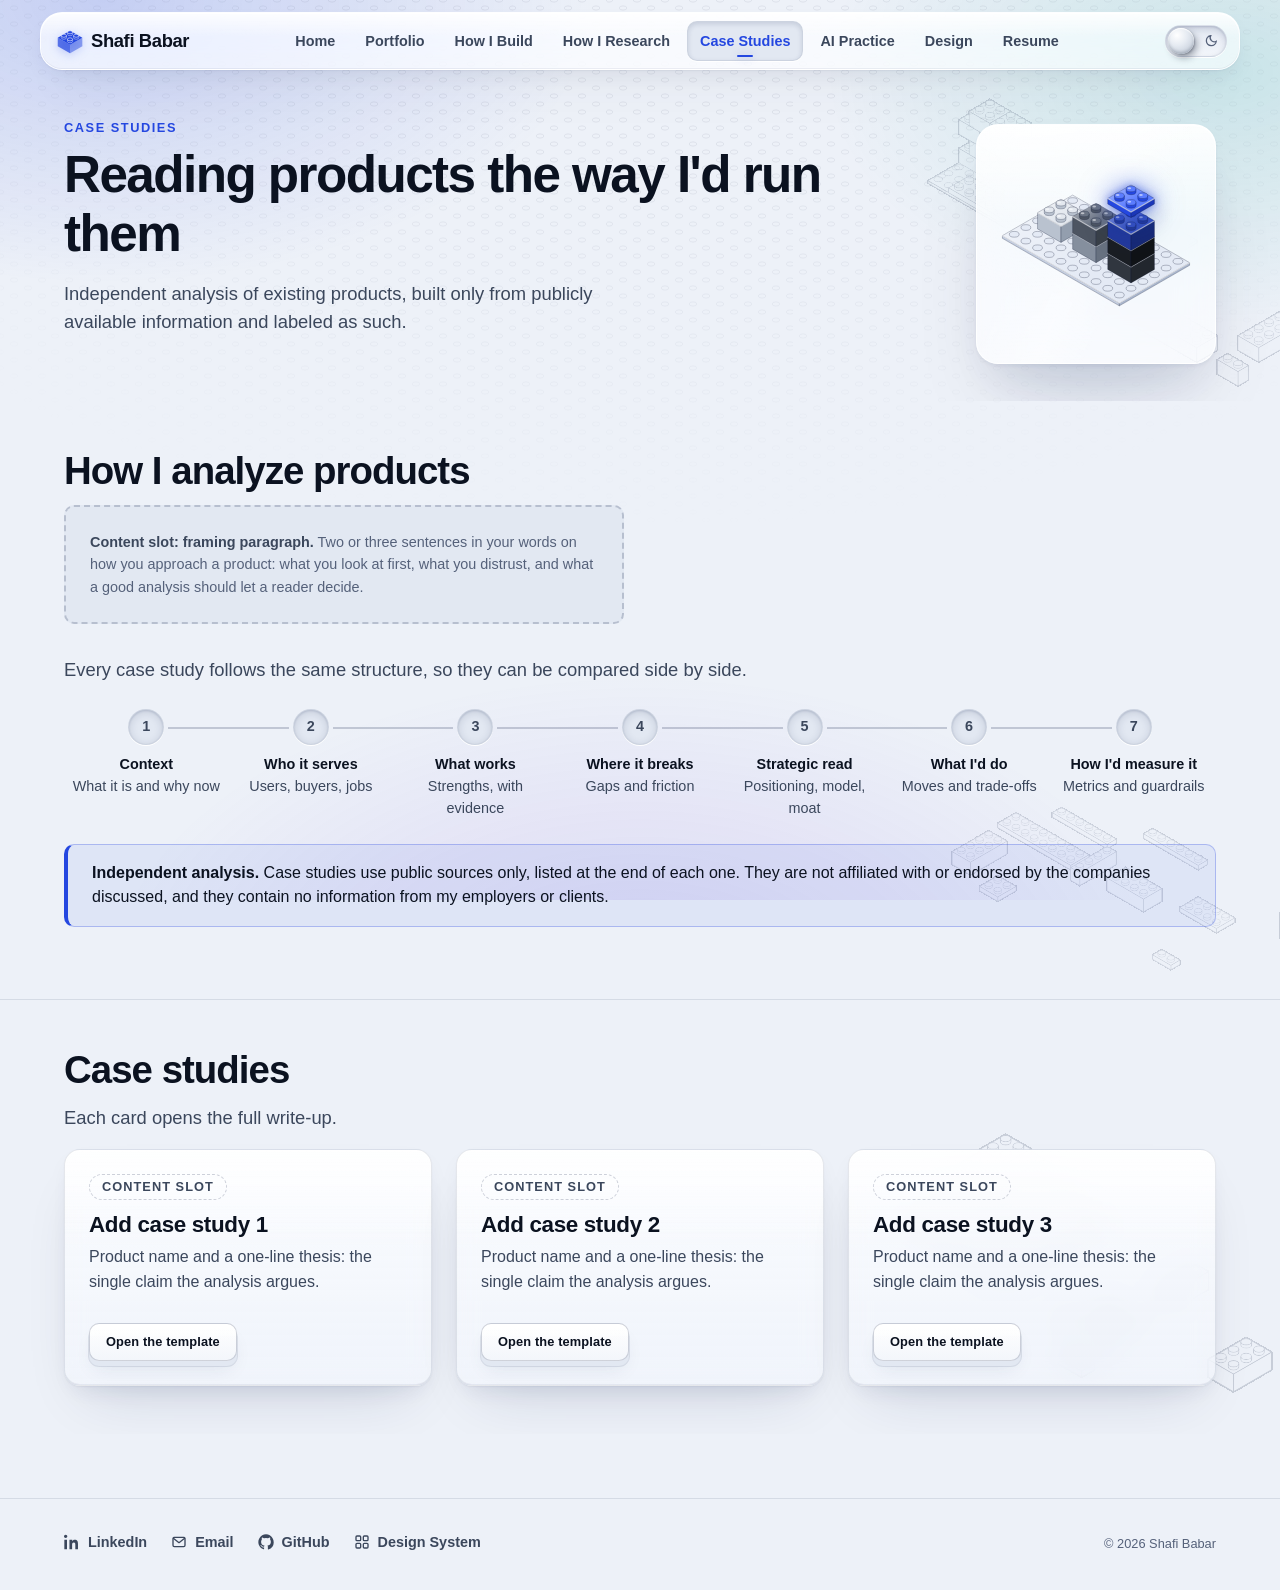
<file: pages/case-studies.html>
<!DOCTYPE html>
<html lang="en">
<head>
<meta charset="UTF-8">
<meta name="viewport" content="width=device-width, initial-scale=1.0">
<title>Case Studies — Shafi Babar</title>
<meta name="description" content="Independent product analysis by Shafi Babar, based on public information: context, strengths, gaps, strategy, and how to measure it.">
<meta property="og:title" content="Case Studies — Shafi Babar">
<meta property="og:description" content="Independent product analysis by Shafi Babar, based on public information: context, strengths, gaps, strategy, and how to measure it.">
<meta property="og:type" content="website">
<meta property="og:image" content="../assets/profile.jpg">
<link rel="icon" href="data:image/svg+xml,%3Csvg%20xmlns='http://www.w3.org/2000/svg'%20viewBox='-15.1%20-13%2030.1%2030.2'%3E%3Cstyle%3E*{stroke:%230b1220;stroke-width:.9;stroke-linejoin:round}.t,.tp{fill:%236f8cff}.l{fill:%232447e0}.r{fill:%2315289a}.s{fill:%233a5cf0}@media%20(prefers-color-scheme:dark){*{stroke:%23e9eef6}.t,.tp{fill:%239db4ff}.l{fill:%234f7bff}.r{fill:%232447e0}.s{fill:%236f8cff}}%3C/style%3E%3Cpolygon%20class='l'%20points='-13.9,8%200,16%200,6.4%20-13.9,-1.6'/%3E%3Cpolygon%20class='r'%20points='13.9,8%200,16%200,6.4%2013.9,-1.6'/%3E%3Cpolygon%20class='tp'%20points='0,-9.6%2013.9,-1.6%200,6.4%20-13.9,-1.6'/%3E%3Cpath%20class='s'%20d='M-2.9%20-7.8V-5.6A2.9%201.7%200%200%200%202.9%20-5.6V-7.8Z'/%3E%3Cellipse%20class='t'%20cx='0'%20cy='-7.8'%20rx='2.9'%20ry='1.7'/%3E%3Cpath%20class='s'%20d='M4%20-3.8V-1.6A2.9%201.7%200%200%200%209.9%20-1.6V-3.8Z'/%3E%3Cellipse%20class='t'%20cx='6.9'%20cy='-3.8'%20rx='2.9'%20ry='1.7'/%3E%3Cpath%20class='s'%20d='M-9.9%20-3.8V-1.6A2.9%201.7%200%200%200%20-4%20-1.6V-3.8Z'/%3E%3Cellipse%20class='t'%20cx='-6.9'%20cy='-3.8'%20rx='2.9'%20ry='1.7'/%3E%3Cpath%20class='s'%20d='M-2.9%200.2V2.4A2.9%201.7%200%200%200%202.9%202.4V0.2Z'/%3E%3Cellipse%20class='t'%20cx='0'%20cy='0.2'%20rx='2.9'%20ry='1.7'/%3E%3C/svg%3E">
<script>
(function(){var d=document.documentElement,t;d.className+=" js";try{t=localStorage.getItem("theme")}catch(e){}if(t!=="light"&&t!=="dark")t=matchMedia("(prefers-color-scheme: dark)").matches?"dark":"light";d.setAttribute("data-theme",t)})();
</script>
<link rel="stylesheet" href="../css/styles.css">
</head>
<body>
<a class="skip-link" href="#main">Skip to content</a>
<svg width="0" height="0" style="position:absolute" aria-hidden="true" focusable="false">
  <defs>
    <linearGradient id="g-top" x1="0" y1="0" x2="0.3" y2="1"><stop offset="0" class="stop-top-hi"/><stop offset="1" class="stop-top-lo"/></linearGradient>
    <linearGradient id="g-left" x1="0" y1="0" x2="1" y2="1"><stop offset="0" class="stop-left-hi"/><stop offset="1" class="stop-left-lo"/></linearGradient>
    <linearGradient id="g-right" x1="1" y1="0" x2="0" y2="1"><stop offset="0" class="stop-right-hi"/><stop offset="1" class="stop-right-lo"/></linearGradient>
    <linearGradient id="g-atop" x1="0" y1="0" x2="0.3" y2="1"><stop offset="0" class="stop-atop-hi"/><stop offset="1" class="stop-atop-lo"/></linearGradient>
    <linearGradient id="g-aleft" x1="0" y1="0" x2="1" y2="1"><stop offset="0" class="stop-aleft-hi"/><stop offset="1" class="stop-aleft-lo"/></linearGradient>
    <linearGradient id="g-aright" x1="1" y1="0" x2="0" y2="1"><stop offset="0" class="stop-aright-hi"/><stop offset="1" class="stop-aright-lo"/></linearGradient>
    <linearGradient id="bk-gloss" x1="0" y1="0" x2="1" y2="1"><stop offset="0" stop-color="#fff" stop-opacity=".5"/><stop offset=".6" stop-color="#fff" stop-opacity="0"/></linearGradient>
    <filter id="f-soft-sm" x="-30%" y="-40%" width="160%" height="180%"><feGaussianBlur stdDeviation="4"/></filter>
  </defs>
</svg>
<header class="site-header">
  <div class="dock surface-glass">
    <a class="brand" href="../index.html">
      <svg viewBox="-14.7 -12.6 29.3 29.4" aria-hidden="true"><polygon points="-13.9,8 0,16 0,6.4 -13.9,-1.6" fill="currentColor" opacity=".72"/><polygon points="13.9,8 0,16 0,6.4 13.9,-1.6" fill="currentColor" opacity=".48"/><polygon points="0,-9.6 13.9,-1.6 0,6.4 -13.9,-1.6" fill="currentColor"/><g stroke="var(--color-surface)" stroke-width=".6"><path d="M-2.9 -7.8V-5.6A2.9 1.7 0 0 0 2.9 -5.6V-7.8Z" fill="currentColor" opacity=".8"/><ellipse cx="0" cy="-7.8" rx="2.9" ry="1.7" fill="currentColor"/><path d="M4 -3.8V-1.6A2.9 1.7 0 0 0 9.9 -1.6V-3.8Z" fill="currentColor" opacity=".8"/><ellipse cx="6.9" cy="-3.8" rx="2.9" ry="1.7" fill="currentColor"/><path d="M-9.9 -3.8V-1.6A2.9 1.7 0 0 0 -4 -1.6V-3.8Z" fill="currentColor" opacity=".8"/><ellipse cx="-6.9" cy="-3.8" rx="2.9" ry="1.7" fill="currentColor"/><path d="M-2.9 0.2V2.4A2.9 1.7 0 0 0 2.9 2.4V0.2Z" fill="currentColor" opacity=".8"/><ellipse cx="0" cy="0.2" rx="2.9" ry="1.7" fill="currentColor"/></g></svg>
      Shafi Babar
    </a>
    <nav aria-label="Primary">
      <ul class="nav-links" id="primary-nav" data-nav-links>
        <li><a href="../index.html">Home</a></li>
        <li><a href="portfolio.html">Portfolio</a></li>
        <li><a href="how-i-build.html">How I Build</a></li>
        <li><a href="how-i-research.html">How I Research</a></li>
        <li><a href="case-studies.html">Case Studies</a></li>
        <li><a href="ai.html">AI Practice</a></li>
        <li><a href="design.html">Design</a></li>
        <li><a href="resume.html">Resume</a></li>
      </ul>
    </nav>
    <div class="nav-controls">
      <button type="button" class="theme-switch" role="switch" aria-checked="false" aria-label="Dark theme" data-theme-toggle>
        <span class="theme-switch__track" aria-hidden="true">
          <svg class="theme-switch__icon theme-switch__icon--sun" viewBox="0 0 24 24" fill="none" stroke="currentColor" stroke-width="2.2" stroke-linecap="round"><circle cx="12" cy="12" r="4"/><path d="M12 2v2M12 20v2M4.9 4.9l1.4 1.4M17.7 17.7l1.4 1.4M2 12h2M20 12h2M4.9 19.1l1.4-1.4M17.7 6.3l1.4-1.4"/></svg>
          <svg class="theme-switch__icon theme-switch__icon--moon" viewBox="0 0 24 24" fill="none" stroke="currentColor" stroke-width="2.2" stroke-linecap="round"><path d="M21 12.5A8.5 8.5 0 1 1 11.5 3a7 7 0 0 0 9.5 9.5Z"/></svg>
          <span class="theme-switch__knob"></span>
        </span>
      </button>
      <button type="button" class="nav-toggle" data-nav-toggle aria-expanded="false" aria-controls="primary-nav" aria-label="Menu">
        <svg viewBox="0 0 24 24" width="20" height="20" fill="none" stroke="currentColor" stroke-width="2" stroke-linecap="round" aria-hidden="true"><path d="M4 7h16M4 12h16M4 17h16"/></svg>
      </button>
    </div>
  </div>
</header>

<main id="main">
  <section class="page-hero">
    <div class="container page-hero-grid">
      <div>
        <p class="eyebrow">Case Studies</p>
        <h1>Reading products the way I'd run them</h1>
        <p class="hero-lede">Independent analysis of existing products, built only from publicly available information and labeled as such.</p>
      </div>
        <div class="tilt-card motif-card" data-tilt aria-hidden="true">
          <div class="tilt-card__glass"><div class="tilt-card__sheen"></div></div>
          <div class="depth z-1"><svg viewBox="-46.6 -33.1 120.9 120.9" focusable="false"><g class="bk bk-plate"><polygon class="bk-left" points="-41.6,24 27.7,64 27.7,62.4 -41.6,22.4"/><polygon class="bk-right" points="69.3,40 27.7,64 27.7,62.4 69.3,38.4"/><polygon class="bk-top" points="0,-1.6 69.3,38.4 27.7,62.4 -41.6,22.4"/><polygon class="bk-gloss" points="0,-1.6 69.3,38.4 27.7,62.4 -41.6,22.4"/><polyline class="bk-edge-hi" points="-41.6,22.4 27.7,62.4 69.3,38.4"/><ellipse class="bk-top" cx="0" cy="1.6" rx="2.9" ry="1.7"/><ellipse class="bk-top" cx="-6.9" cy="5.6" rx="2.9" ry="1.7"/><ellipse class="bk-top" cx="6.9" cy="5.6" rx="2.9" ry="1.7"/><ellipse class="bk-top" cx="-13.9" cy="9.6" rx="2.9" ry="1.7"/><ellipse class="bk-top" cx="0" cy="9.6" rx="2.9" ry="1.7"/><ellipse class="bk-top" cx="13.9" cy="9.6" rx="2.9" ry="1.7"/><ellipse class="bk-top" cx="-20.8" cy="13.6" rx="2.9" ry="1.7"/><ellipse class="bk-top" cx="6.9" cy="13.6" rx="2.9" ry="1.7"/><ellipse class="bk-top" cx="20.8" cy="13.6" rx="2.9" ry="1.7"/><ellipse class="bk-top" cx="-27.7" cy="17.6" rx="2.9" ry="1.7"/><ellipse class="bk-top" cx="13.9" cy="17.6" rx="2.9" ry="1.7"/><ellipse class="bk-top" cx="27.7" cy="17.6" rx="2.9" ry="1.7"/><ellipse class="bk-top" cx="-34.6" cy="21.6" rx="2.9" ry="1.7"/><ellipse class="bk-top" cx="-20.8" cy="21.6" rx="2.9" ry="1.7"/><ellipse class="bk-top" cx="6.9" cy="21.6" rx="2.9" ry="1.7"/><ellipse class="bk-top" cx="20.8" cy="21.6" rx="2.9" ry="1.7"/><ellipse class="bk-top" cx="34.6" cy="21.6" rx="2.9" ry="1.7"/><ellipse class="bk-top" cx="-27.7" cy="25.6" rx="2.9" ry="1.7"/><ellipse class="bk-top" cx="-13.9" cy="25.6" rx="2.9" ry="1.7"/><ellipse class="bk-top" cx="0" cy="25.6" rx="2.9" ry="1.7"/><ellipse class="bk-top" cx="27.7" cy="25.6" rx="2.9" ry="1.7"/><ellipse class="bk-top" cx="41.6" cy="25.6" rx="2.9" ry="1.7"/><ellipse class="bk-top" cx="-20.8" cy="29.6" rx="2.9" ry="1.7"/><ellipse class="bk-top" cx="-6.9" cy="29.6" rx="2.9" ry="1.7"/><ellipse class="bk-top" cx="34.6" cy="29.6" rx="2.9" ry="1.7"/><ellipse class="bk-top" cx="48.5" cy="29.6" rx="2.9" ry="1.7"/><ellipse class="bk-top" cx="-13.9" cy="33.6" rx="2.9" ry="1.7"/><ellipse class="bk-top" cx="0" cy="33.6" rx="2.9" ry="1.7"/><ellipse class="bk-top" cx="27.7" cy="33.6" rx="2.9" ry="1.7"/><ellipse class="bk-top" cx="41.6" cy="33.6" rx="2.9" ry="1.7"/><ellipse class="bk-top" cx="55.4" cy="33.6" rx="2.9" ry="1.7"/><ellipse class="bk-top" cx="-6.9" cy="37.6" rx="2.9" ry="1.7"/><ellipse class="bk-top" cx="6.9" cy="37.6" rx="2.9" ry="1.7"/><ellipse class="bk-top" cx="20.8" cy="37.6" rx="2.9" ry="1.7"/><ellipse class="bk-top" cx="48.5" cy="37.6" rx="2.9" ry="1.7"/><ellipse class="bk-top" cx="62.4" cy="37.6" rx="2.9" ry="1.7"/><ellipse class="bk-top" cx="0" cy="41.6" rx="2.9" ry="1.7"/><ellipse class="bk-top" cx="13.9" cy="41.6" rx="2.9" ry="1.7"/><ellipse class="bk-top" cx="55.4" cy="41.6" rx="2.9" ry="1.7"/><ellipse class="bk-top" cx="6.9" cy="45.6" rx="2.9" ry="1.7"/><ellipse class="bk-top" cx="20.8" cy="45.6" rx="2.9" ry="1.7"/><ellipse class="bk-top" cx="48.5" cy="45.6" rx="2.9" ry="1.7"/><ellipse class="bk-top" cx="13.9" cy="49.6" rx="2.9" ry="1.7"/><ellipse class="bk-top" cx="27.7" cy="49.6" rx="2.9" ry="1.7"/><ellipse class="bk-top" cx="41.6" cy="49.6" rx="2.9" ry="1.7"/><ellipse class="bk-top" cx="20.8" cy="53.6" rx="2.9" ry="1.7"/><ellipse class="bk-top" cx="34.6" cy="53.6" rx="2.9" ry="1.7"/><ellipse class="bk-top" cx="27.7" cy="57.6" rx="2.9" ry="1.7"/></g></svg></div>
          <div class="depth z-2"><svg viewBox="-46.6 -33.1 120.9 120.9" focusable="false"><g class="bk bk-silver"><polygon class="bk-left" points="-20.8,18.4 -6.9,26.4 -6.9,16.8 -20.8,8.8"/><polygon class="bk-right" points="6.9,18.4 -6.9,26.4 -6.9,16.8 6.9,8.8"/><polygon class="bk-top" points="-6.9,0.8 6.9,8.8 -6.9,16.8 -20.8,8.8"/><polygon class="bk-gloss" points="-6.9,0.8 6.9,8.8 -6.9,16.8 -20.8,8.8"/><polyline class="bk-edge-hi" points="-20.8,8.8 -6.9,16.8 6.9,8.8"/><path class="bk-left" d="M-9.9 3.1V4.8A2.9 1.7 0 0 0 -4 4.8V3.1Z"/><ellipse class="bk-top" cx="-6.9" cy="3.1" rx="2.9" ry="1.7"/><ellipse class="bk-hi" cx="-8" cy="2.7" rx="1.1" ry="0.6"/><path class="bk-left" d="M-16.8 7.1V8.8A2.9 1.7 0 0 0 -10.9 8.8V7.1Z"/><ellipse class="bk-top" cx="-13.9" cy="7.1" rx="2.9" ry="1.7"/><ellipse class="bk-hi" cx="-14.9" cy="6.7" rx="1.1" ry="0.6"/><path class="bk-left" d="M-2.9 7.1V8.8A2.9 1.7 0 0 0 2.9 8.8V7.1Z"/><ellipse class="bk-top" cx="0" cy="7.1" rx="2.9" ry="1.7"/><ellipse class="bk-hi" cx="-1" cy="6.7" rx="1.1" ry="0.6"/><path class="bk-left" d="M-9.9 11.1V12.8A2.9 1.7 0 0 0 -4 12.8V11.1Z"/><ellipse class="bk-top" cx="-6.9" cy="11.1" rx="2.9" ry="1.7"/><ellipse class="bk-hi" cx="-8" cy="10.7" rx="1.1" ry="0.6"/></g><g class="bk bk-gray"><polygon class="bk-left" points="0,30.4 13.9,38.4 13.9,28.8 0,20.8"/><polygon class="bk-right" points="27.7,30.4 13.9,38.4 13.9,28.8 27.7,20.8"/><polygon class="bk-top" points="13.9,12.8 27.7,20.8 13.9,28.8 0,20.8"/><polygon class="bk-gloss" points="13.9,12.8 27.7,20.8 13.9,28.8 0,20.8"/><polyline class="bk-edge-hi" points="0,20.8 13.9,28.8 27.7,20.8"/></g><g class="bk bk-graphite"><polygon class="bk-left" points="0,20.8 13.9,28.8 13.9,19.2 0,11.2"/><polygon class="bk-right" points="27.7,20.8 13.9,28.8 13.9,19.2 27.7,11.2"/><polygon class="bk-top" points="13.9,3.2 27.7,11.2 13.9,19.2 0,11.2"/><polygon class="bk-gloss" points="13.9,3.2 27.7,11.2 13.9,19.2 0,11.2"/><polyline class="bk-edge-hi" points="0,11.2 13.9,19.2 27.7,11.2"/><path class="bk-left" d="M10.9 5.5V7.2A2.9 1.7 0 0 0 16.8 7.2V5.5Z"/><ellipse class="bk-top" cx="13.9" cy="5.5" rx="2.9" ry="1.7"/><ellipse class="bk-hi" cx="12.8" cy="5.1" rx="1.1" ry="0.6"/><path class="bk-left" d="M4 9.5V11.2A2.9 1.7 0 0 0 9.9 11.2V9.5Z"/><ellipse class="bk-top" cx="6.9" cy="9.5" rx="2.9" ry="1.7"/><ellipse class="bk-hi" cx="5.9" cy="9.1" rx="1.1" ry="0.6"/><path class="bk-left" d="M17.8 9.5V11.2A2.9 1.7 0 0 0 23.7 11.2V9.5Z"/><ellipse class="bk-top" cx="20.8" cy="9.5" rx="2.9" ry="1.7"/><ellipse class="bk-hi" cx="19.8" cy="9.1" rx="1.1" ry="0.6"/><path class="bk-left" d="M10.9 13.5V15.2A2.9 1.7 0 0 0 16.8 15.2V13.5Z"/><ellipse class="bk-top" cx="13.9" cy="13.5" rx="2.9" ry="1.7"/><ellipse class="bk-hi" cx="12.8" cy="13.1" rx="1.1" ry="0.6"/></g><g class="bk bk-charcoal"><polygon class="bk-left" points="20.8,42.4 34.6,50.4 34.6,40.8 20.8,32.8"/><polygon class="bk-right" points="48.5,42.4 34.6,50.4 34.6,40.8 48.5,32.8"/><polygon class="bk-top" points="34.6,24.8 48.5,32.8 34.6,40.8 20.8,32.8"/><polygon class="bk-gloss" points="34.6,24.8 48.5,32.8 34.6,40.8 20.8,32.8"/><polyline class="bk-edge-hi" points="20.8,32.8 34.6,40.8 48.5,32.8"/></g><g class="bk bk-black"><polygon class="bk-left" points="20.8,32.8 34.6,40.8 34.6,31.2 20.8,23.2"/><polygon class="bk-right" points="48.5,32.8 34.6,40.8 34.6,31.2 48.5,23.2"/><polygon class="bk-top" points="34.6,15.2 48.5,23.2 34.6,31.2 20.8,23.2"/><polygon class="bk-gloss" points="34.6,15.2 48.5,23.2 34.6,31.2 20.8,23.2"/><polyline class="bk-edge-hi" points="20.8,23.2 34.6,31.2 48.5,23.2"/></g><g class="bk bk-navy"><polygon class="bk-left" points="20.8,23.2 34.6,31.2 34.6,21.6 20.8,13.6"/><polygon class="bk-right" points="48.5,23.2 34.6,31.2 34.6,21.6 48.5,13.6"/><polygon class="bk-top" points="34.6,5.6 48.5,13.6 34.6,21.6 20.8,13.6"/><polygon class="bk-gloss" points="34.6,5.6 48.5,13.6 34.6,21.6 20.8,13.6"/><polyline class="bk-edge-hi" points="20.8,13.6 34.6,21.6 48.5,13.6"/><path class="bk-left" d="M31.7 7.9V9.6A2.9 1.7 0 0 0 37.6 9.6V7.9Z"/><ellipse class="bk-top" cx="34.6" cy="7.9" rx="2.9" ry="1.7"/><ellipse class="bk-hi" cx="33.6" cy="7.5" rx="1.1" ry="0.6"/><path class="bk-left" d="M24.8 11.9V13.6A2.9 1.7 0 0 0 30.7 13.6V11.9Z"/><ellipse class="bk-top" cx="27.7" cy="11.9" rx="2.9" ry="1.7"/><ellipse class="bk-hi" cx="26.7" cy="11.5" rx="1.1" ry="0.6"/><path class="bk-left" d="M38.6 11.9V13.6A2.9 1.7 0 0 0 44.5 13.6V11.9Z"/><ellipse class="bk-top" cx="41.6" cy="11.9" rx="2.9" ry="1.7"/><ellipse class="bk-hi" cx="40.5" cy="11.5" rx="1.1" ry="0.6"/><path class="bk-left" d="M31.7 15.9V17.6A2.9 1.7 0 0 0 37.6 17.6V15.9Z"/><ellipse class="bk-top" cx="34.6" cy="15.9" rx="2.9" ry="1.7"/><ellipse class="bk-hi" cx="33.6" cy="15.5" rx="1.1" ry="0.6"/></g></svg></div>
          <div class="depth z-4"><svg viewBox="-46.6 -33.1 120.9 120.9" focusable="false"><g class="bk bk-blue"><polygon class="bk-left" points="20.8,3.6 34.6,11.6 34.6,8.4 20.8,0.4"/><polygon class="bk-right" points="48.5,3.6 34.6,11.6 34.6,8.4 48.5,0.4"/><polygon class="bk-top" points="34.6,-7.6 48.5,0.4 34.6,8.4 20.8,0.4"/><polygon class="bk-gloss" points="34.6,-7.6 48.5,0.4 34.6,8.4 20.8,0.4"/><polyline class="bk-edge-hi" points="20.8,0.4 34.6,8.4 48.5,0.4"/><path class="bk-left" d="M31.7 -5.3V-3.6A2.9 1.7 0 0 0 37.6 -3.6V-5.3Z"/><ellipse class="bk-top" cx="34.6" cy="-5.3" rx="2.9" ry="1.7"/><ellipse class="bk-hi" cx="33.6" cy="-5.7" rx="1.1" ry="0.6"/><path class="bk-left" d="M24.8 -1.3V0.4A2.9 1.7 0 0 0 30.7 0.4V-1.3Z"/><ellipse class="bk-top" cx="27.7" cy="-1.3" rx="2.9" ry="1.7"/><ellipse class="bk-hi" cx="26.7" cy="-1.7" rx="1.1" ry="0.6"/><path class="bk-left" d="M38.6 -1.3V0.4A2.9 1.7 0 0 0 44.5 0.4V-1.3Z"/><ellipse class="bk-top" cx="41.6" cy="-1.3" rx="2.9" ry="1.7"/><ellipse class="bk-hi" cx="40.5" cy="-1.7" rx="1.1" ry="0.6"/><path class="bk-left" d="M31.7 2.7V4.4A2.9 1.7 0 0 0 37.6 4.4V2.7Z"/><ellipse class="bk-top" cx="34.6" cy="2.7" rx="2.9" ry="1.7"/><ellipse class="bk-hi" cx="33.6" cy="2.3" rx="1.1" ry="0.6"/></g></svg></div>
        </div>
    </div>
  </section>

  <section class="depth-section" aria-labelledby="approach-title">
    <div class="container">
      <h2 id="approach-title">How I analyze products</h2>
      <div class="content-slot prose"><strong>Content slot: framing paragraph.</strong> Two or three sentences in your words on how you approach a product: what you look at first, what you distrust, and what a good analysis should let a reader decide.</div>

      <p class="lead" style="margin-top: var(--space-6);">Every case study follows the same structure, so they can be compared side by side.</p>
      <ol class="stepper" aria-label="Case study structure">
        <li><strong>Context</strong>What it is and why now</li>
        <li><strong>Who it serves</strong>Users, buyers, jobs</li>
        <li><strong>What works</strong>Strengths, with evidence</li>
        <li><strong>Where it breaks</strong>Gaps and friction</li>
        <li><strong>Strategic read</strong>Positioning, model, moat</li>
        <li><strong>What I'd do</strong>Moves and trade-offs</li>
        <li><strong>How I'd measure it</strong>Metrics and guardrails</li>
      </ol>

      <div class="callout">
        <p><strong>Independent analysis.</strong> Case studies use public sources only, listed at the end of each one. They are not affiliated with or endorsed by the companies discussed, and they contain no information from my employers or clients.</p>
      </div>
    </div>
  </section>

  <section class="depth-section" aria-labelledby="studies-title">
    <div class="container">
      <h2 id="studies-title">Case studies</h2>
      <p class="lead">Each card opens the full write-up.</p>
      <div class="bento">
        <article class="card span-2 reveal">
          <p class="badge-demo">Content slot</p>
          <h3>Add case study 1</h3>
          <p>Product name and a one-line thesis: the single claim the analysis argues.</p>
          <div class="project-footer"><a class="btn btn-secondary btn-sm" href="entries/template.html">Open the template</a></div>
        </article>
        <article class="card span-2 reveal">
          <p class="badge-demo">Content slot</p>
          <h3>Add case study 2</h3>
          <p>Product name and a one-line thesis: the single claim the analysis argues.</p>
          <div class="project-footer"><a class="btn btn-secondary btn-sm" href="entries/template.html">Open the template</a></div>
        </article>
        <article class="card span-2 reveal">
          <p class="badge-demo">Content slot</p>
          <h3>Add case study 3</h3>
          <p>Product name and a one-line thesis: the single claim the analysis argues.</p>
          <div class="project-footer"><a class="btn btn-secondary btn-sm" href="entries/template.html">Open the template</a></div>
        </article>
      </div>
    </div>
  </section>
</main>

<footer class="site-footer">
  <div class="container footer-inner">
    <ul class="footer-links">
      <li><a href="https://linkedin.com/in/shafibabar"><svg viewBox="0 0 24 24" fill="currentColor" aria-hidden="true"><path d="M4.98 3.5C4.98 4.88 3.87 6 2.5 6S0 4.88 0 3.5 1.12 1 2.5 1s2.48 1.12 2.48 2.5zM.5 8.75h4V23h-4V8.75zM8.5 8.75h3.83v1.95h.05c.53-1 1.84-2.06 3.79-2.06 4.05 0 4.8 2.67 4.8 6.14V23h-4v-6.7c0-1.6-.03-3.66-2.23-3.66-2.23 0-2.57 1.74-2.57 3.54V23h-4V8.75z"/></svg>LinkedIn</a></li>
      <li><a href="mailto:shafi.babar.work@gmail.com"><svg viewBox="0 0 24 24" fill="none" stroke="currentColor" stroke-width="2" stroke-linecap="round" stroke-linejoin="round" aria-hidden="true"><rect x="3" y="5" width="18" height="14" rx="2"/><path d="m3.5 6.5 8.5 6.5 8.5-6.5"/></svg>Email</a></li>
      <li><a href="https://github.com/shafibabar"><svg viewBox="0 0 24 24" fill="currentColor" aria-hidden="true"><path d="M12 .5C5.73.5.5 5.73.5 12c0 5.1 3.29 9.4 7.86 10.93.58.1.79-.25.79-.56 0-.27-.01-1.16-.02-2.11-3.2.7-3.88-1.35-3.88-1.35-.52-1.33-1.28-1.68-1.28-1.68-1.04-.72.08-.7.08-.7 1.16.08 1.77 1.19 1.77 1.19 1.03 1.77 2.7 1.26 3.36.96.1-.75.4-1.26.73-1.55-2.55-.29-5.24-1.28-5.24-5.68 0-1.25.45-2.28 1.18-3.08-.12-.29-.51-1.46.11-3.04 0 0 .96-.31 3.15 1.18a10.9 10.9 0 0 1 5.74 0c2.19-1.49 3.15-1.18 3.15-1.18.62 1.58.23 2.75.11 3.04.74.8 1.18 1.83 1.18 3.08 0 4.41-2.69 5.38-5.25 5.67.41.36.78 1.08.78 2.17 0 1.57-.01 2.83-.01 3.22 0 .31.21.67.8.56A10.51 10.51 0 0 0 23.5 12c0-6.27-5.23-11.5-11.5-11.5z"/></svg>GitHub</a></li>
      <li><a href="design-system.html"><svg viewBox="0 0 24 24" fill="none" stroke="currentColor" stroke-width="2" stroke-linecap="round" stroke-linejoin="round" aria-hidden="true"><rect x="3" y="3" width="7" height="7" rx="1.5"/><rect x="14" y="3" width="7" height="7" rx="1.5"/><rect x="3" y="14" width="7" height="7" rx="1.5"/><rect x="14" y="14" width="7" height="7" rx="1.5"/></svg>Design System</a></li>
    </ul>
    <p class="footer-meta">© 2026 Shafi Babar</p>
  </div>
</footer>

<script src="../js/main.js" defer></script>
<script src="../js/visuals.js" defer></script>
</body>
</html>
</file>
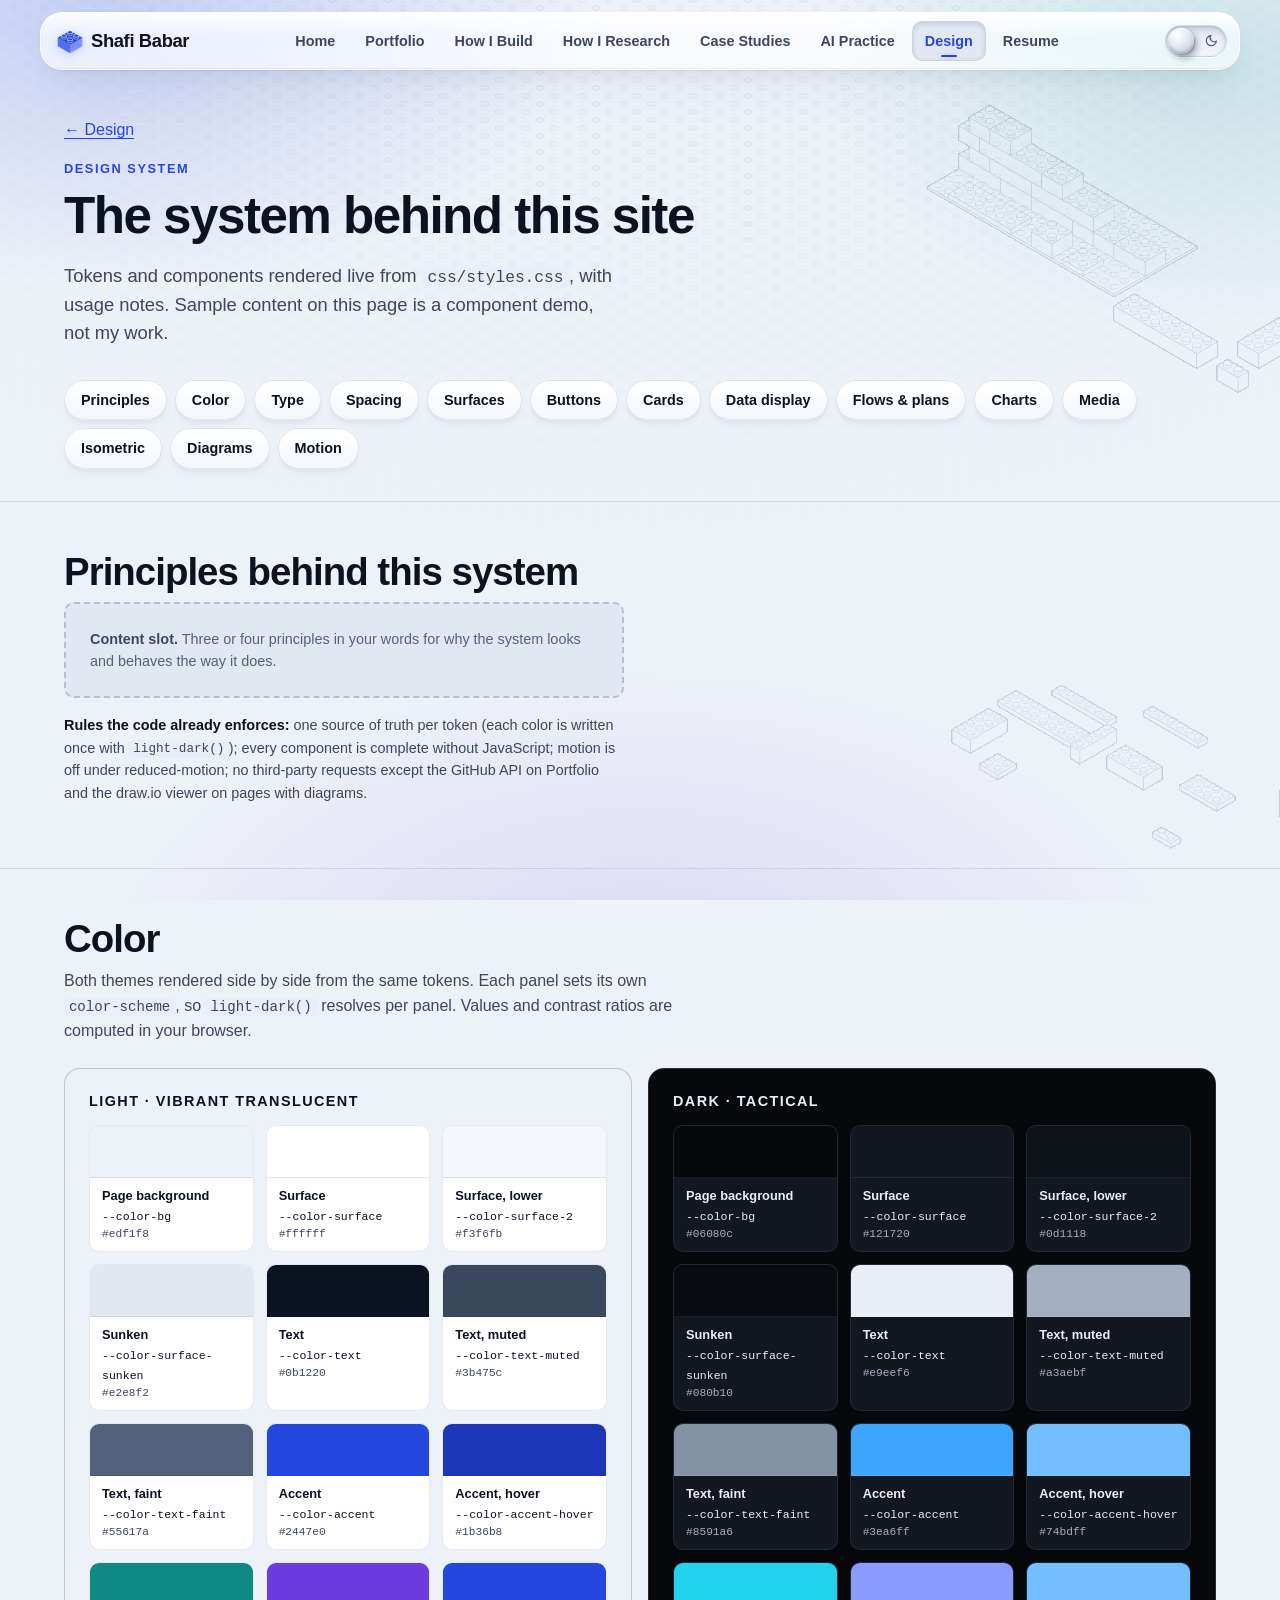
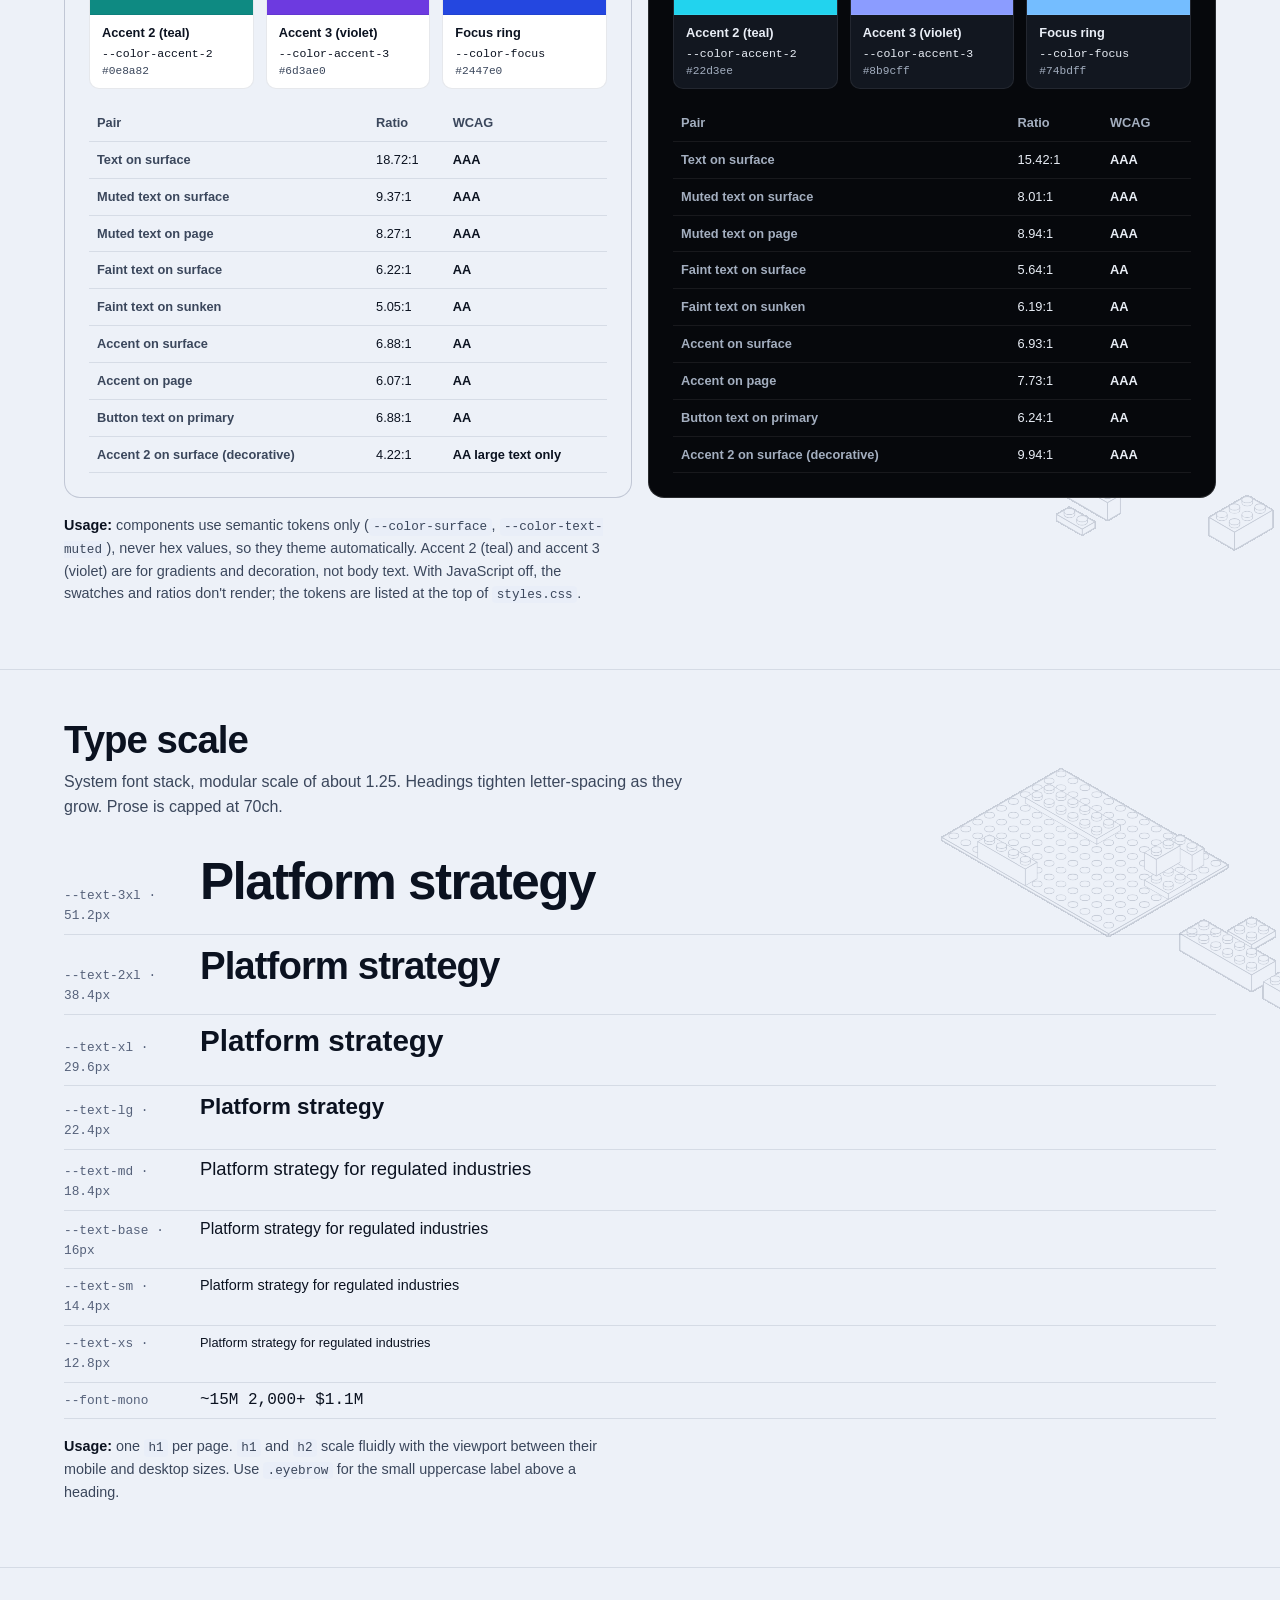
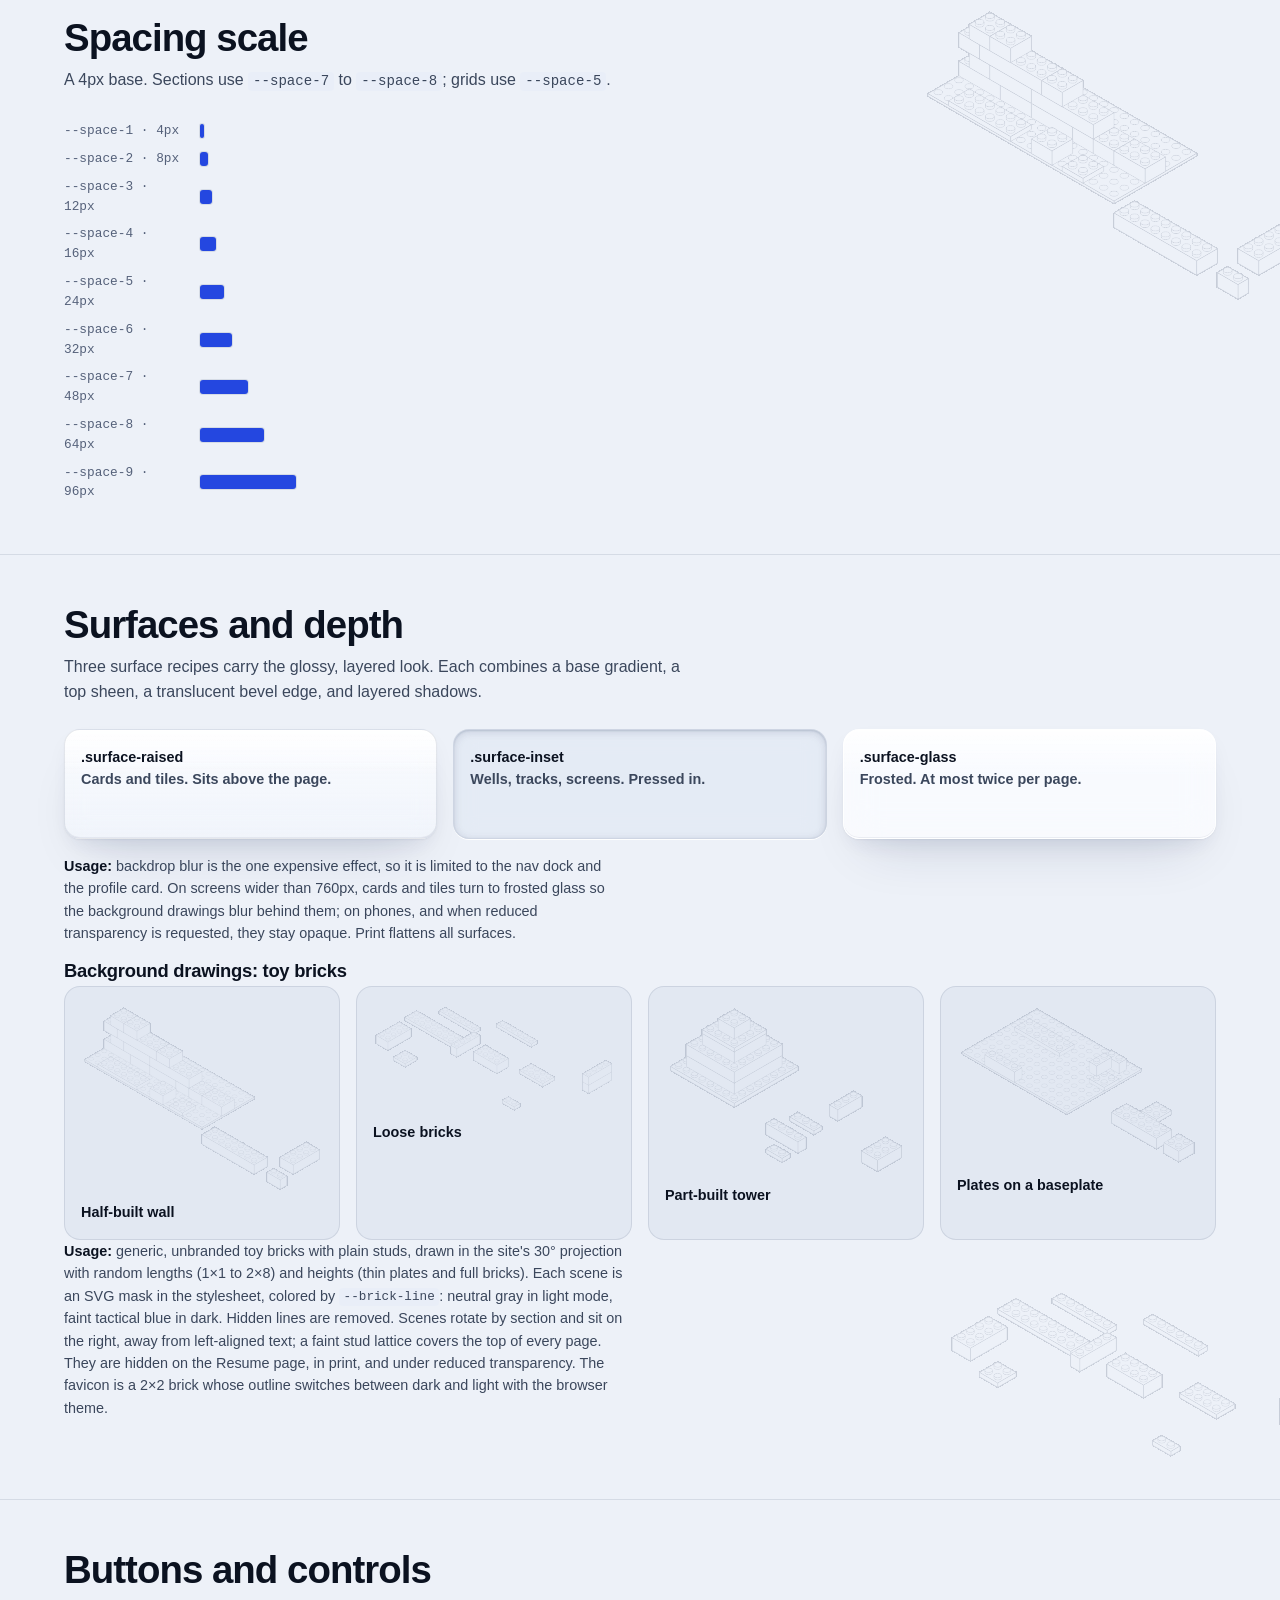
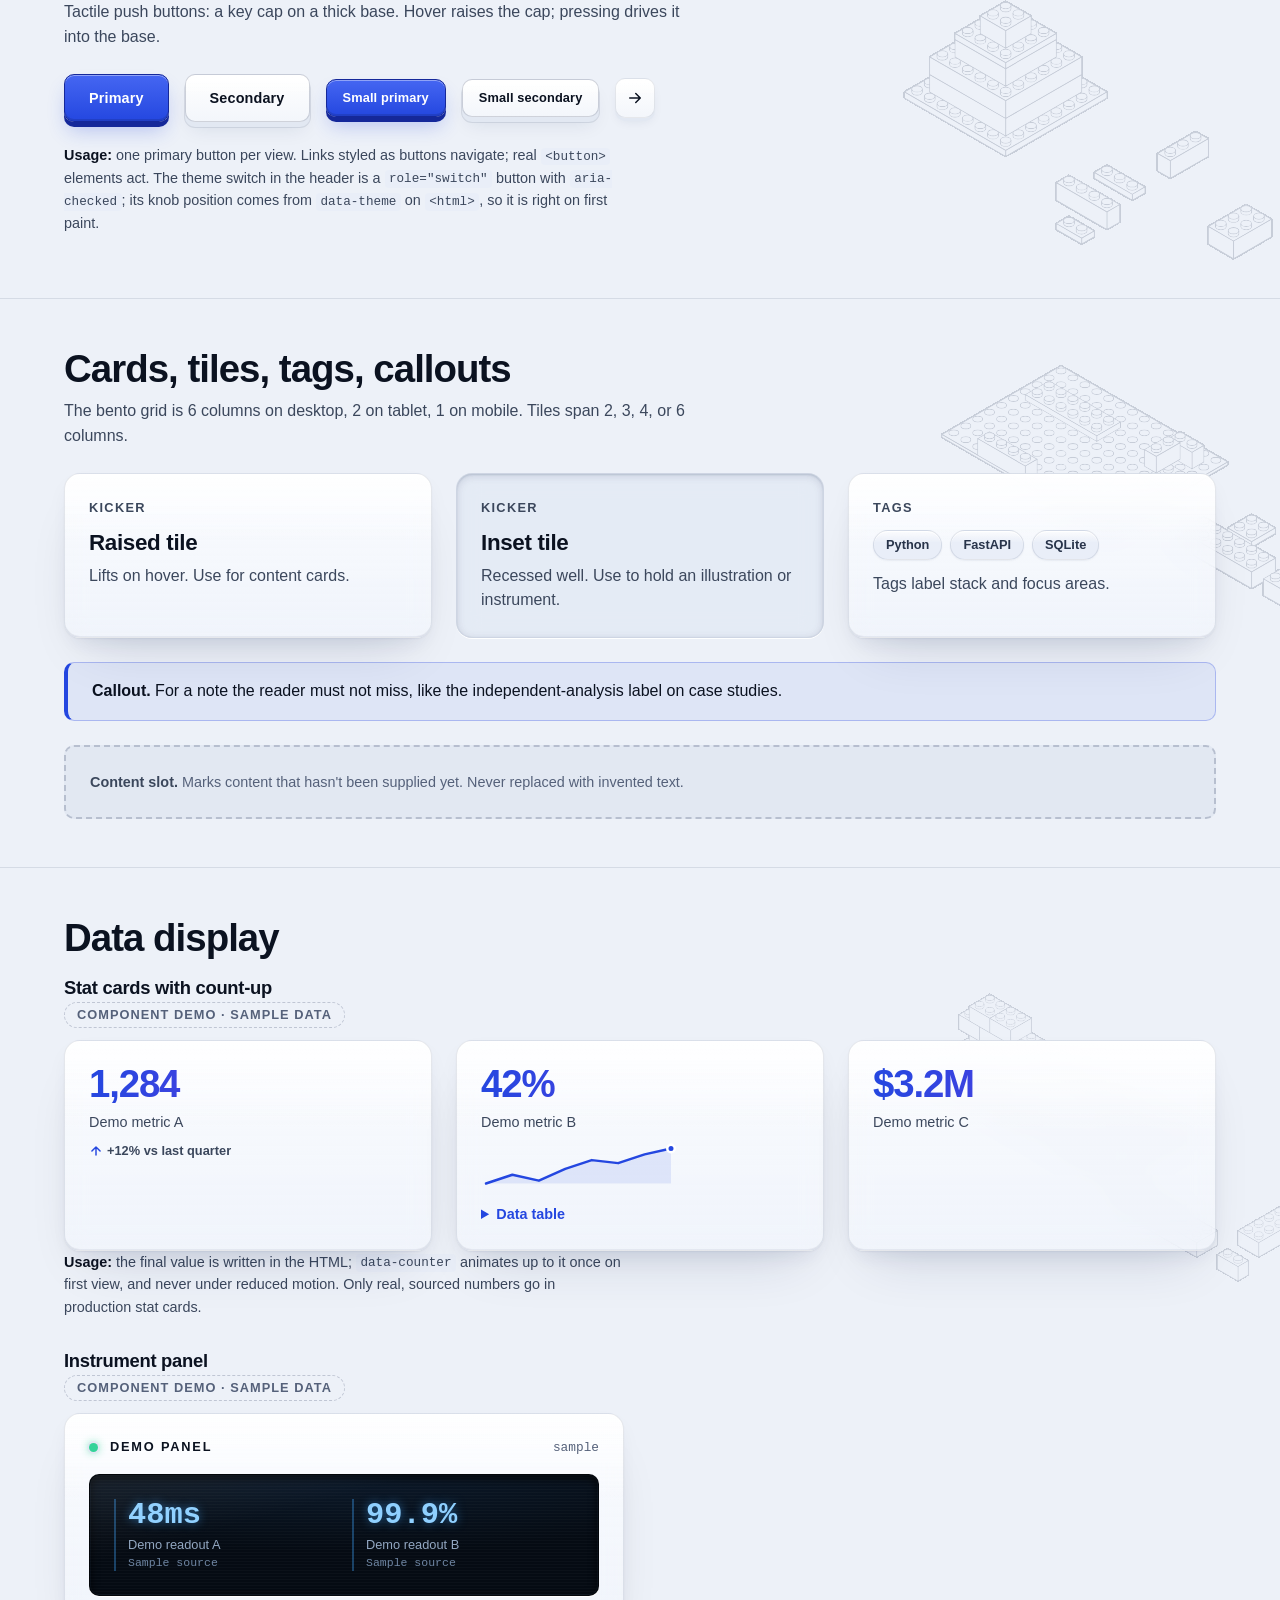
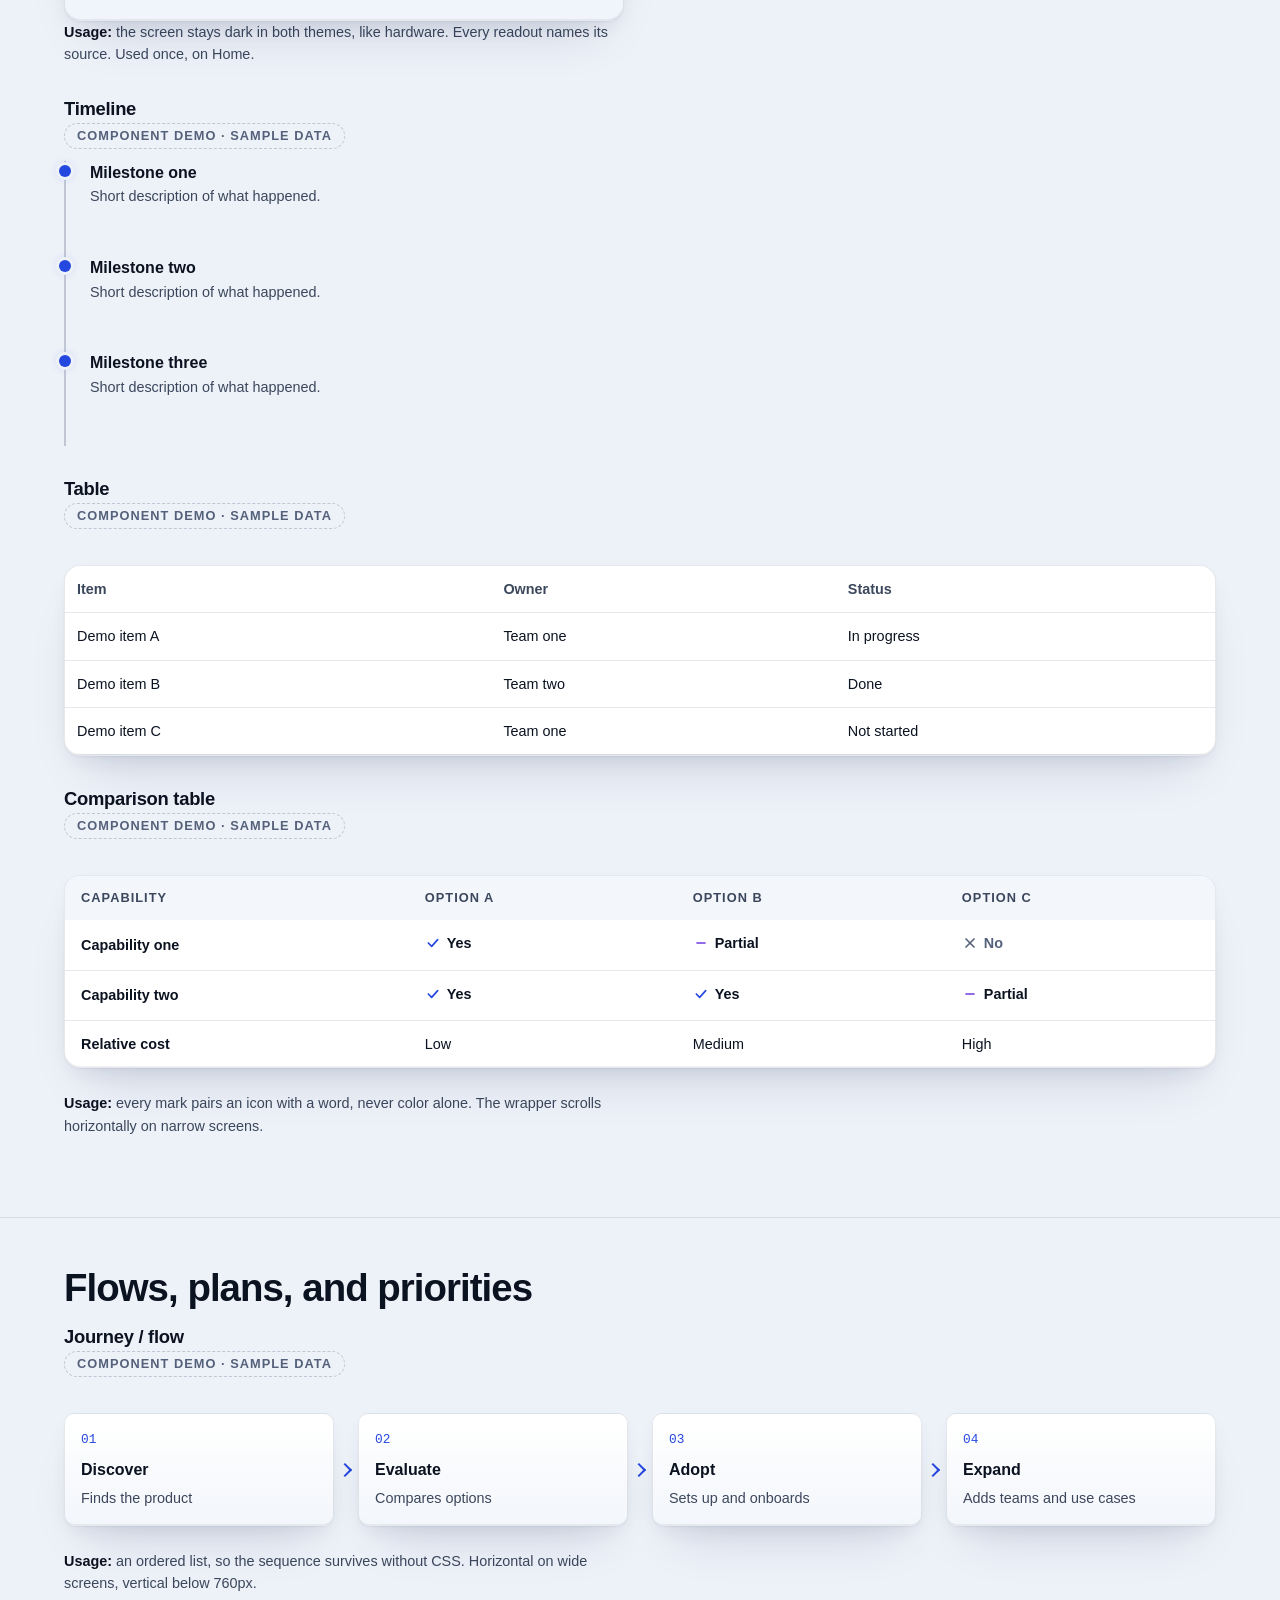
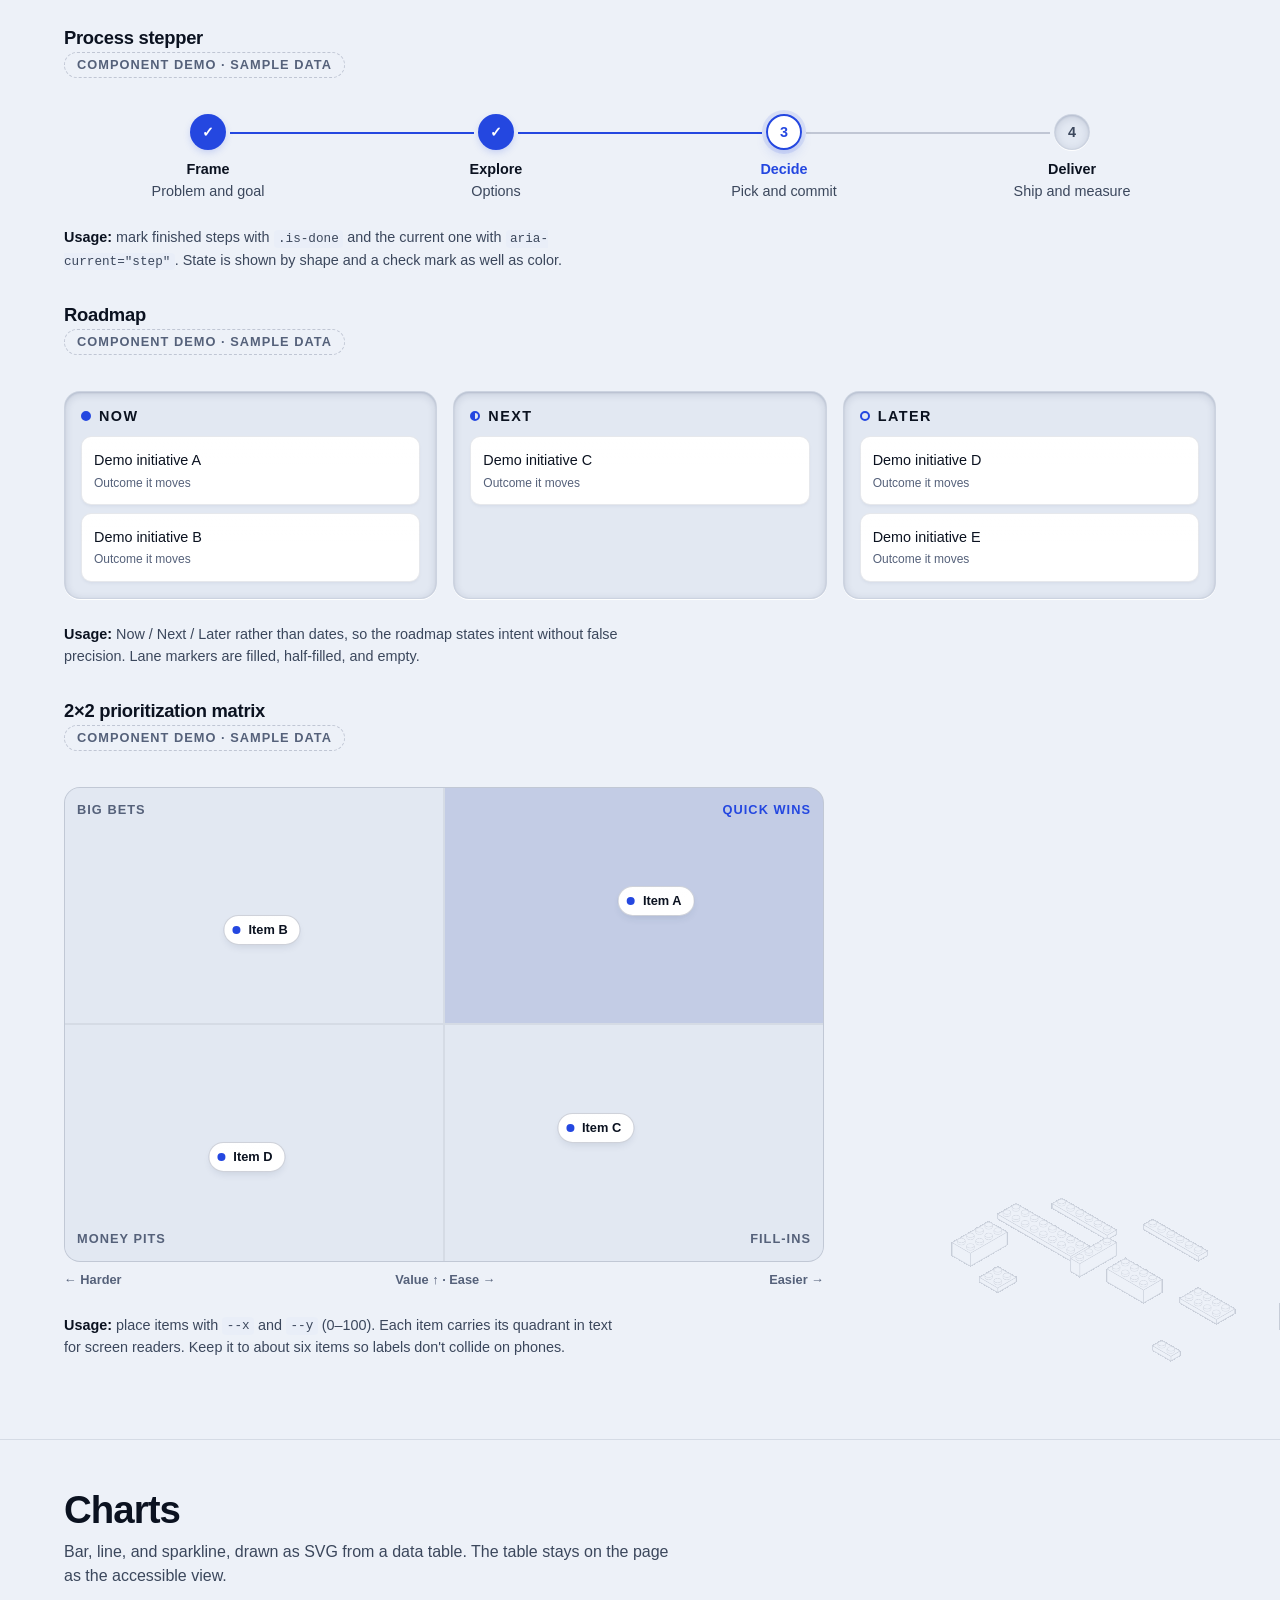
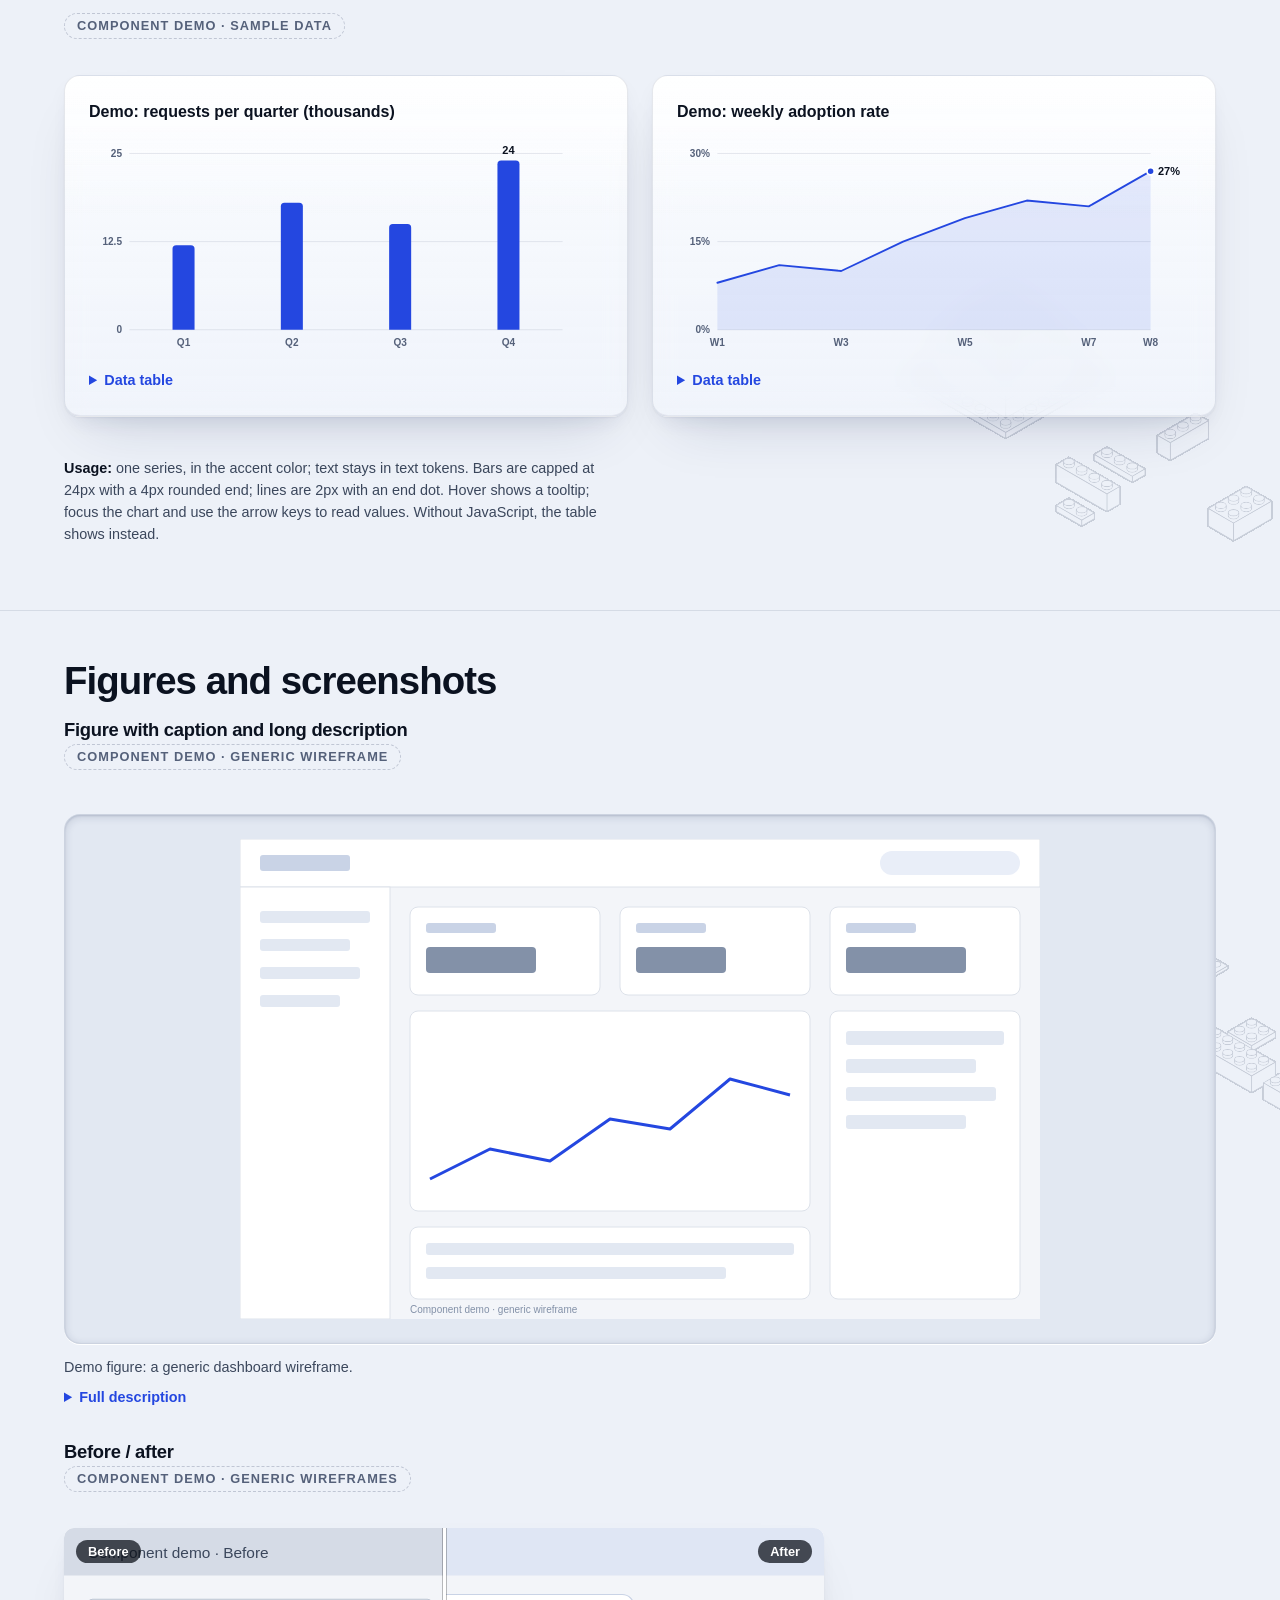
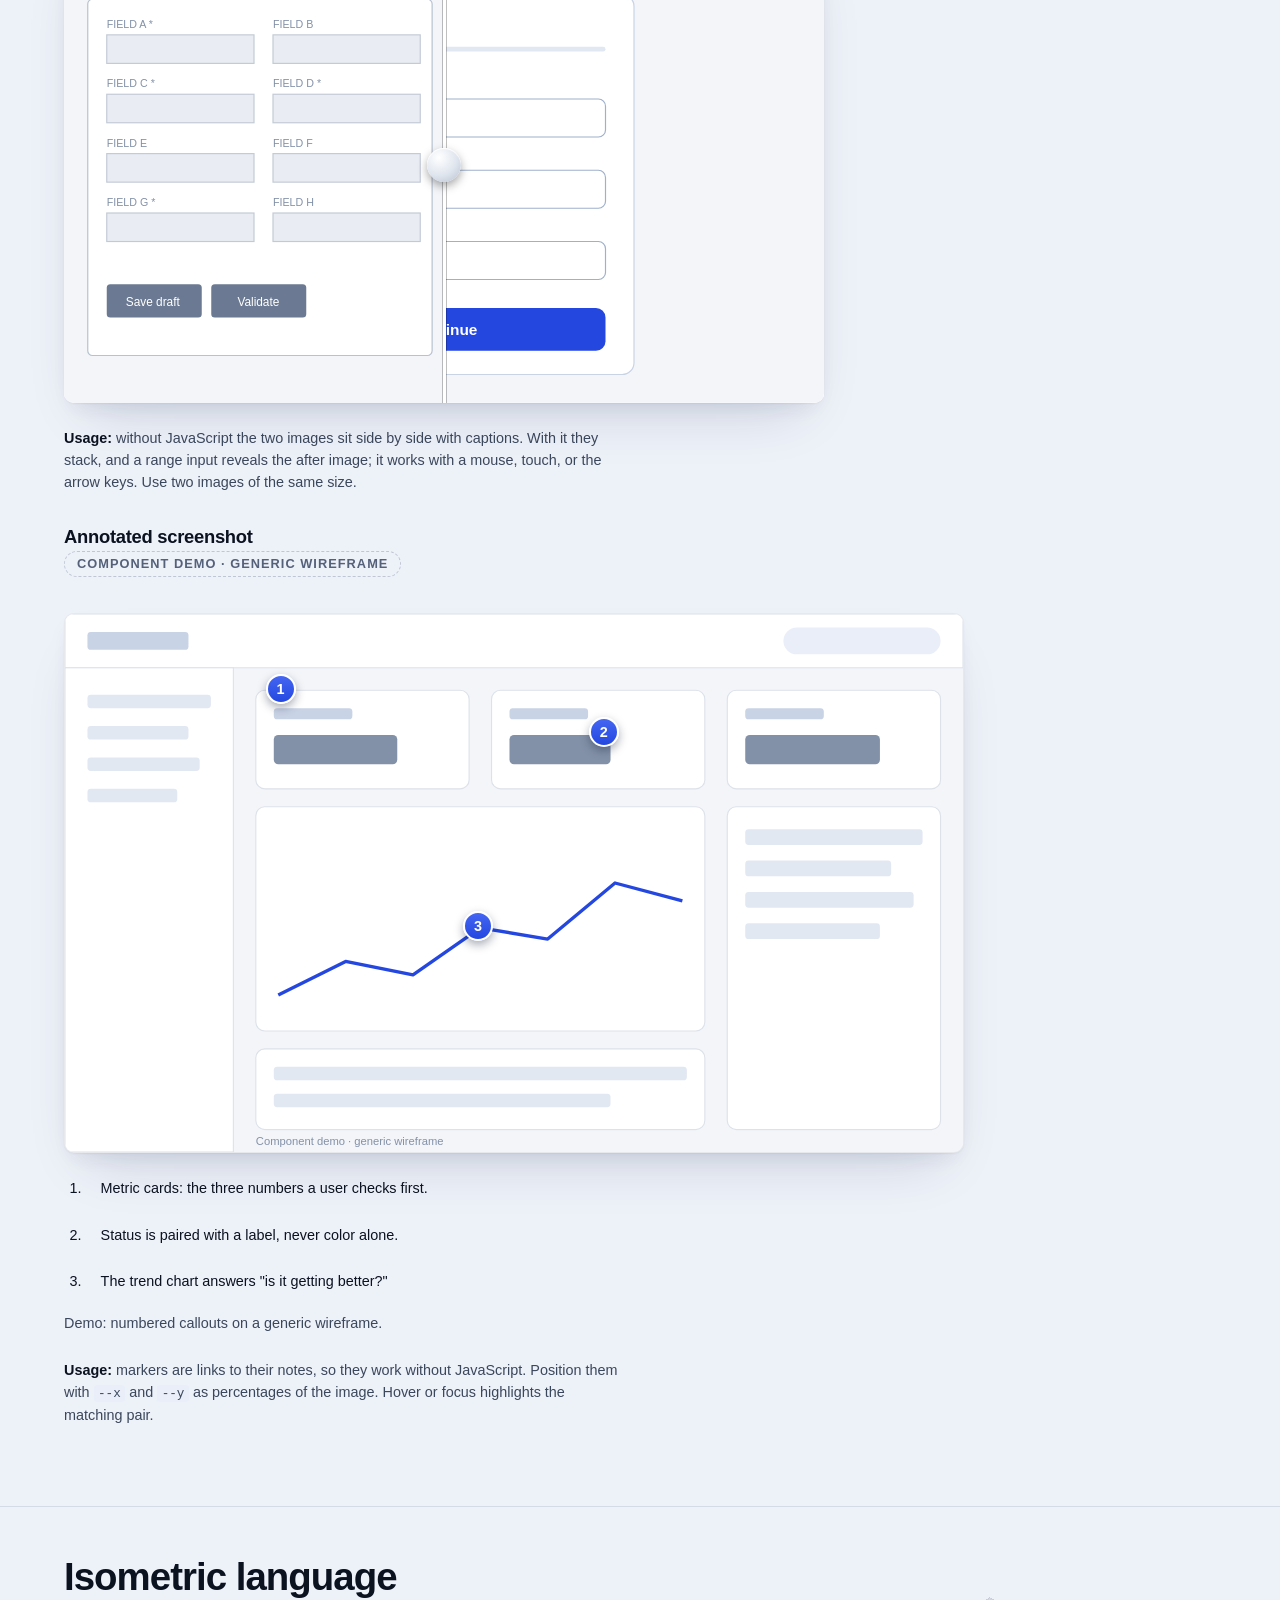
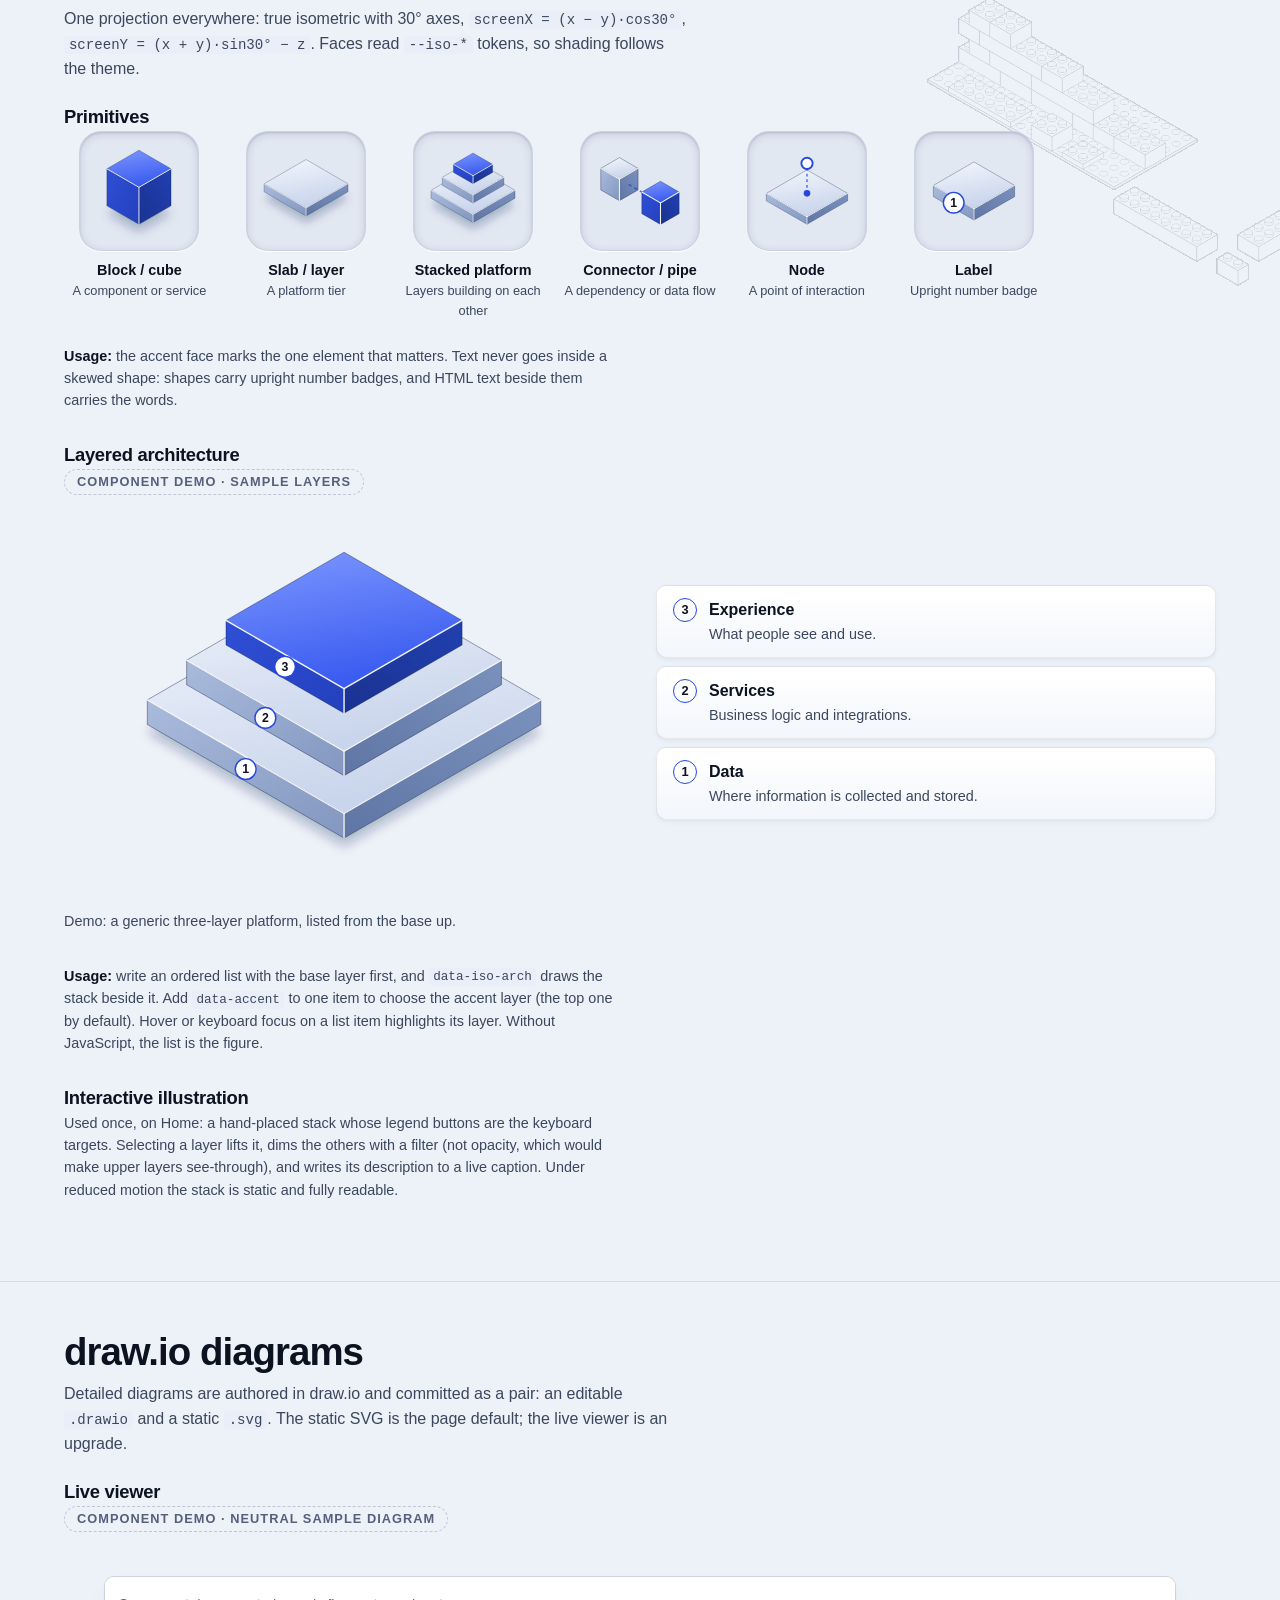
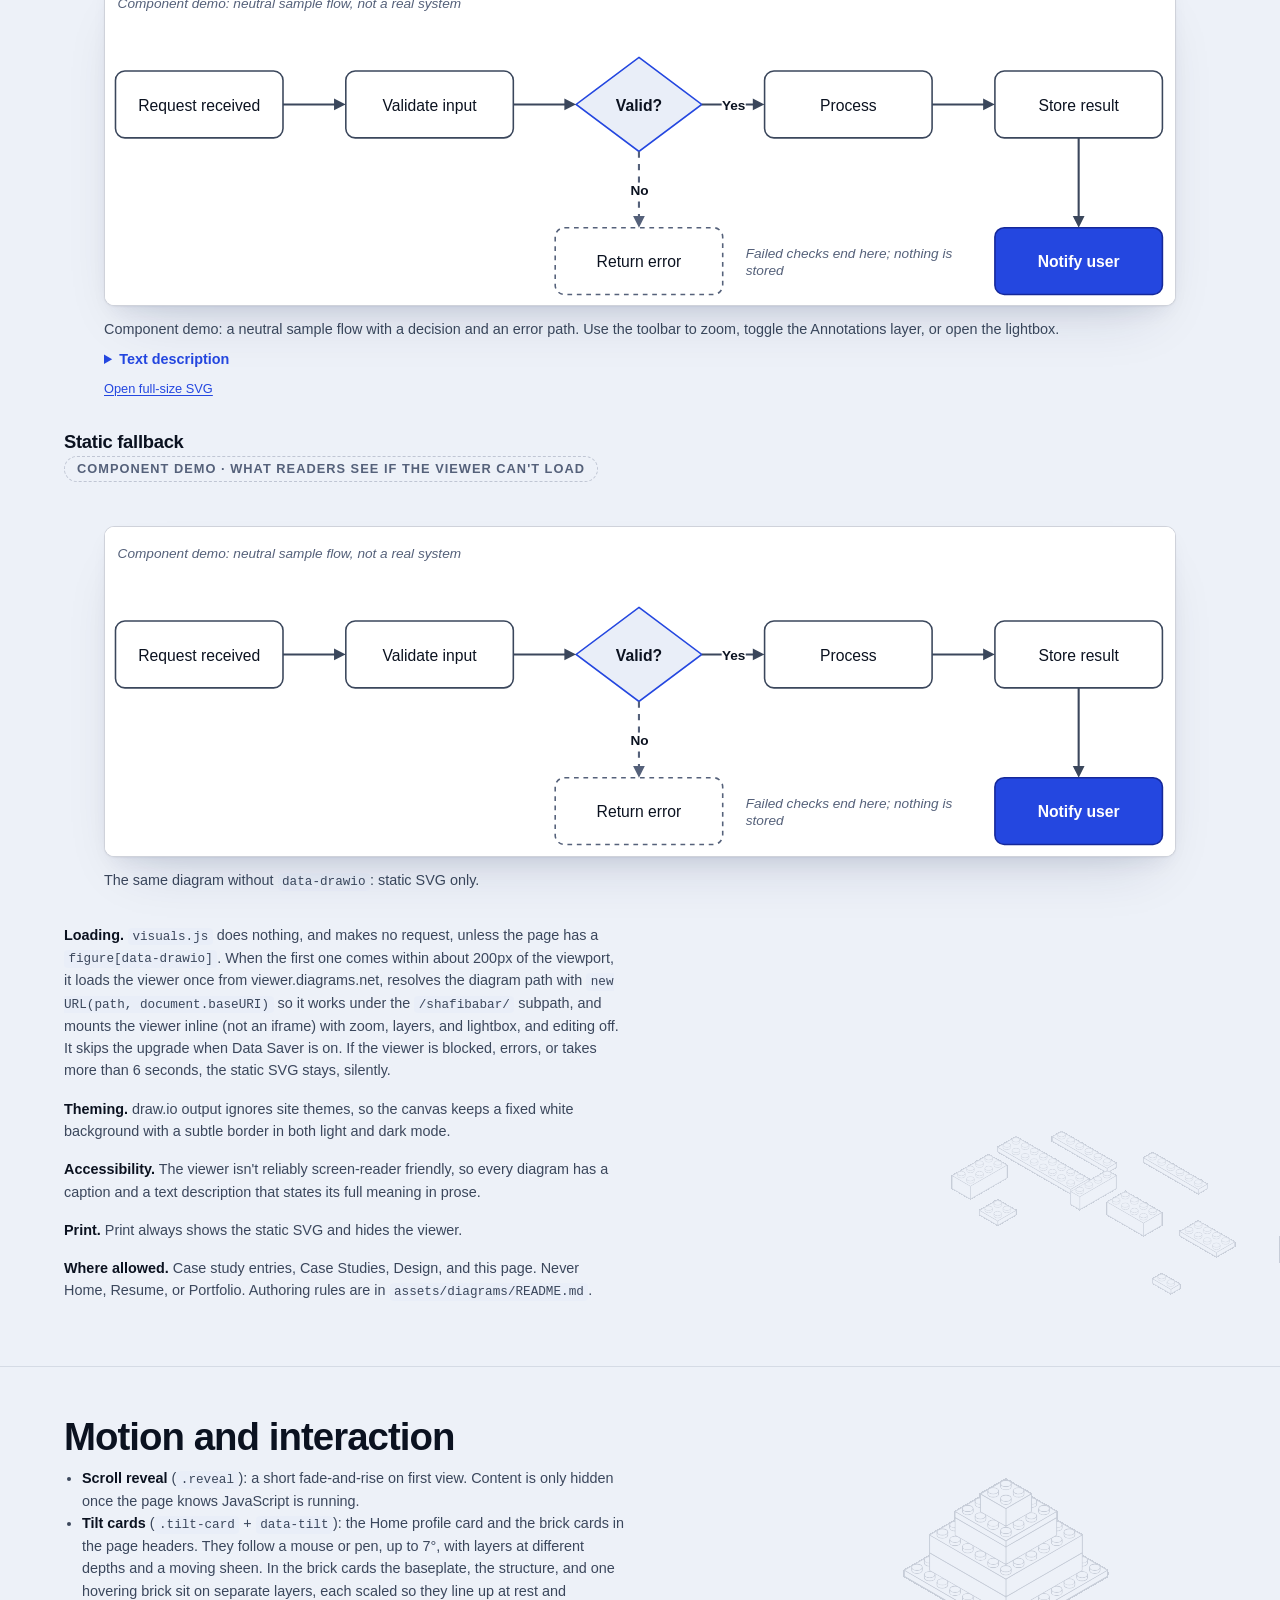
<file: pages/design-system.html>
<!DOCTYPE html>
<html lang="en">
<head>
<meta charset="UTF-8">
<meta name="viewport" content="width=device-width, initial-scale=1.0">
<title>Design System — Shafi Babar</title>
<meta name="description" content="The living style guide for this site: color tokens with contrast ratios, type and spacing scales, surfaces, and every component, rendered live.">
<meta property="og:title" content="Design System — Shafi Babar">
<meta property="og:description" content="The living style guide for this site: color tokens with contrast ratios, type and spacing scales, surfaces, and every component, rendered live.">
<meta property="og:type" content="website">
<meta property="og:image" content="../assets/profile.jpg">
<link rel="icon" href="data:image/svg+xml,%3Csvg%20xmlns='http://www.w3.org/2000/svg'%20viewBox='-15.1%20-13%2030.1%2030.2'%3E%3Cstyle%3E*{stroke:%230b1220;stroke-width:.9;stroke-linejoin:round}.t,.tp{fill:%236f8cff}.l{fill:%232447e0}.r{fill:%2315289a}.s{fill:%233a5cf0}@media%20(prefers-color-scheme:dark){*{stroke:%23e9eef6}.t,.tp{fill:%239db4ff}.l{fill:%234f7bff}.r{fill:%232447e0}.s{fill:%236f8cff}}%3C/style%3E%3Cpolygon%20class='l'%20points='-13.9,8%200,16%200,6.4%20-13.9,-1.6'/%3E%3Cpolygon%20class='r'%20points='13.9,8%200,16%200,6.4%2013.9,-1.6'/%3E%3Cpolygon%20class='tp'%20points='0,-9.6%2013.9,-1.6%200,6.4%20-13.9,-1.6'/%3E%3Cpath%20class='s'%20d='M-2.9%20-7.8V-5.6A2.9%201.7%200%200%200%202.9%20-5.6V-7.8Z'/%3E%3Cellipse%20class='t'%20cx='0'%20cy='-7.8'%20rx='2.9'%20ry='1.7'/%3E%3Cpath%20class='s'%20d='M4%20-3.8V-1.6A2.9%201.7%200%200%200%209.9%20-1.6V-3.8Z'/%3E%3Cellipse%20class='t'%20cx='6.9'%20cy='-3.8'%20rx='2.9'%20ry='1.7'/%3E%3Cpath%20class='s'%20d='M-9.9%20-3.8V-1.6A2.9%201.7%200%200%200%20-4%20-1.6V-3.8Z'/%3E%3Cellipse%20class='t'%20cx='-6.9'%20cy='-3.8'%20rx='2.9'%20ry='1.7'/%3E%3Cpath%20class='s'%20d='M-2.9%200.2V2.4A2.9%201.7%200%200%200%202.9%202.4V0.2Z'/%3E%3Cellipse%20class='t'%20cx='0'%20cy='0.2'%20rx='2.9'%20ry='1.7'/%3E%3C/svg%3E">
<script>
(function(){var d=document.documentElement,t;d.className+=" js";try{t=localStorage.getItem("theme")}catch(e){}if(t!=="light"&&t!=="dark")t=matchMedia("(prefers-color-scheme: dark)").matches?"dark":"light";d.setAttribute("data-theme",t)})();
</script>
<link rel="stylesheet" href="../css/styles.css">
</head>
<body data-nav-parent="design.html">
<a class="skip-link" href="#main">Skip to content</a>

<header class="site-header">
  <div class="dock surface-glass">
    <a class="brand" href="../index.html">
      <svg viewBox="-14.7 -12.6 29.3 29.4" aria-hidden="true"><polygon points="-13.9,8 0,16 0,6.4 -13.9,-1.6" fill="currentColor" opacity=".72"/><polygon points="13.9,8 0,16 0,6.4 13.9,-1.6" fill="currentColor" opacity=".48"/><polygon points="0,-9.6 13.9,-1.6 0,6.4 -13.9,-1.6" fill="currentColor"/><g stroke="var(--color-surface)" stroke-width=".6"><path d="M-2.9 -7.8V-5.6A2.9 1.7 0 0 0 2.9 -5.6V-7.8Z" fill="currentColor" opacity=".8"/><ellipse cx="0" cy="-7.8" rx="2.9" ry="1.7" fill="currentColor"/><path d="M4 -3.8V-1.6A2.9 1.7 0 0 0 9.9 -1.6V-3.8Z" fill="currentColor" opacity=".8"/><ellipse cx="6.9" cy="-3.8" rx="2.9" ry="1.7" fill="currentColor"/><path d="M-9.9 -3.8V-1.6A2.9 1.7 0 0 0 -4 -1.6V-3.8Z" fill="currentColor" opacity=".8"/><ellipse cx="-6.9" cy="-3.8" rx="2.9" ry="1.7" fill="currentColor"/><path d="M-2.9 0.2V2.4A2.9 1.7 0 0 0 2.9 2.4V0.2Z" fill="currentColor" opacity=".8"/><ellipse cx="0" cy="0.2" rx="2.9" ry="1.7" fill="currentColor"/></g></svg>
      Shafi Babar
    </a>
    <nav aria-label="Primary">
      <ul class="nav-links" id="primary-nav" data-nav-links>
        <li><a href="../index.html">Home</a></li>
        <li><a href="portfolio.html">Portfolio</a></li>
        <li><a href="how-i-build.html">How I Build</a></li>
        <li><a href="how-i-research.html">How I Research</a></li>
        <li><a href="case-studies.html">Case Studies</a></li>
        <li><a href="ai.html">AI Practice</a></li>
        <li><a href="design.html">Design</a></li>
        <li><a href="resume.html">Resume</a></li>
      </ul>
    </nav>
    <div class="nav-controls">
      <button type="button" class="theme-switch" role="switch" aria-checked="false" aria-label="Dark theme" data-theme-toggle>
        <span class="theme-switch__track" aria-hidden="true">
          <svg class="theme-switch__icon theme-switch__icon--sun" viewBox="0 0 24 24" fill="none" stroke="currentColor" stroke-width="2.2" stroke-linecap="round"><circle cx="12" cy="12" r="4"/><path d="M12 2v2M12 20v2M4.9 4.9l1.4 1.4M17.7 17.7l1.4 1.4M2 12h2M20 12h2M4.9 19.1l1.4-1.4M17.7 6.3l1.4-1.4"/></svg>
          <svg class="theme-switch__icon theme-switch__icon--moon" viewBox="0 0 24 24" fill="none" stroke="currentColor" stroke-width="2.2" stroke-linecap="round"><path d="M21 12.5A8.5 8.5 0 1 1 11.5 3a7 7 0 0 0 9.5 9.5Z"/></svg>
          <span class="theme-switch__knob"></span>
        </span>
      </button>
      <button type="button" class="nav-toggle" data-nav-toggle aria-expanded="false" aria-controls="primary-nav" aria-label="Menu">
        <svg viewBox="0 0 24 24" width="20" height="20" fill="none" stroke="currentColor" stroke-width="2" stroke-linecap="round" aria-hidden="true"><path d="M4 7h16M4 12h16M4 17h16"/></svg>
      </button>
    </div>
  </div>
</header>

<main id="main">
  <section class="page-hero">
    <div class="container">
      <p><a href="design.html">← Design</a></p>
      <p class="eyebrow">Design System</p>
      <h1>The system behind this site</h1>
      <p class="hero-lede">Tokens and components rendered live from <code>css/styles.css</code>, with usage notes. Sample content on this page is a component demo, not my work.</p>
      <ul class="jump-links ds-nav" aria-label="Jump to a section">
        <li><a href="#principles">Principles</a></li>
        <li><a href="#color">Color</a></li>
        <li><a href="#type">Type</a></li>
        <li><a href="#spacing">Spacing</a></li>
        <li><a href="#surfaces">Surfaces</a></li>
        <li><a href="#buttons">Buttons</a></li>
        <li><a href="#cards">Cards</a></li>
        <li><a href="#data">Data display</a></li>
        <li><a href="#flows">Flows &amp; plans</a></li>
        <li><a href="#charts">Charts</a></li>
        <li><a href="#media">Media</a></li>
        <li><a href="#iso">Isometric</a></li>
        <li><a href="#diagram">Diagrams</a></li>
        <li><a href="#motion">Motion</a></li>
      </ul>
    </div>
  </section>

  <!-- ============================== Principles ============================== -->
  <section class="ds-section" id="principles" aria-labelledby="ds-principles">
    <div class="container prose">
      <h2 id="ds-principles">Principles behind this system</h2>
      <div class="content-slot"><strong>Content slot.</strong> Three or four principles in your words for why the system looks and behaves the way it does.</div>
      <p class="ds-usage" style="margin-top: var(--space-4);"><strong>Rules the code already enforces:</strong> one source of truth per token (each color is written once with <code>light-dark()</code>); every component is complete without JavaScript; motion is off under reduced-motion; no third-party requests except the GitHub API on Portfolio and the draw.io viewer on pages with diagrams.</p>
    </div>
  </section>

  <!-- ============================== Color ============================== -->
  <section class="ds-section" id="color" aria-labelledby="ds-color">
    <div class="container">
      <h2 id="ds-color">Color</h2>
      <p class="lead">Both themes rendered side by side from the same tokens. Each panel sets its own <code>color-scheme</code>, so <code>light-dark()</code> resolves per panel. Values and contrast ratios are computed in your browser.</p>
      <div class="theme-panels" data-palette>
        <div class="theme-panel" data-scheme="light">
          <h3>Light · vibrant translucent</h3>
          <div class="swatches" data-swatches></div>
          <table class="contrast-table" data-contrast>
            <caption class="visually-hidden">Light theme contrast ratios</caption>
            <thead><tr><th scope="col">Pair</th><th scope="col">Ratio</th><th scope="col">WCAG</th></tr></thead>
            <tbody></tbody>
          </table>
        </div>
        <div class="theme-panel" data-scheme="dark">
          <h3>Dark · tactical</h3>
          <div class="swatches" data-swatches></div>
          <table class="contrast-table" data-contrast>
            <caption class="visually-hidden">Dark theme contrast ratios</caption>
            <thead><tr><th scope="col">Pair</th><th scope="col">Ratio</th><th scope="col">WCAG</th></tr></thead>
            <tbody></tbody>
          </table>
        </div>
      </div>
      <p class="ds-usage" style="margin-top: var(--space-4);"><strong>Usage:</strong> components use semantic tokens only (<code>--color-surface</code>, <code>--color-text-muted</code>), never hex values, so they theme automatically. Accent 2 (teal) and accent 3 (violet) are for gradients and decoration, not body text. With JavaScript off, the swatches and ratios don't render; the tokens are listed at the top of <code>styles.css</code>.</p>
    </div>
  </section>

  <!-- ============================== Type ============================== -->
  <section class="ds-section" id="type" aria-labelledby="ds-type">
    <div class="container">
      <h2 id="ds-type">Type scale</h2>
      <p class="lead">System font stack, modular scale of about 1.25. Headings tighten letter-spacing as they grow. Prose is capped at 70ch.</p>
      <div data-type-scale>
        <div class="type-row"><code data-token="--text-3xl">--text-3xl</code><span style="font-size: var(--text-3xl); font-weight: 800; letter-spacing: -0.03em;">Platform strategy</span></div>
        <div class="type-row"><code data-token="--text-2xl">--text-2xl</code><span style="font-size: var(--text-2xl); font-weight: 750; letter-spacing: -0.025em;">Platform strategy</span></div>
        <div class="type-row"><code data-token="--text-xl">--text-xl</code><span style="font-size: var(--text-xl); font-weight: 700;">Platform strategy</span></div>
        <div class="type-row"><code data-token="--text-lg">--text-lg</code><span style="font-size: var(--text-lg); font-weight: 700;">Platform strategy</span></div>
        <div class="type-row"><code data-token="--text-md">--text-md</code><span style="font-size: var(--text-md);">Platform strategy for regulated industries</span></div>
        <div class="type-row"><code data-token="--text-base">--text-base</code><span style="font-size: var(--text-base);">Platform strategy for regulated industries</span></div>
        <div class="type-row"><code data-token="--text-sm">--text-sm</code><span style="font-size: var(--text-sm);">Platform strategy for regulated industries</span></div>
        <div class="type-row"><code data-token="--text-xs">--text-xs</code><span style="font-size: var(--text-xs);">Platform strategy for regulated industries</span></div>
        <div class="type-row"><code>--font-mono</code><span style="font-family: var(--font-mono);">~15M 2,000+ $1.1M</span></div>
      </div>
      <p class="ds-usage" style="margin-top: var(--space-4);"><strong>Usage:</strong> one <code>h1</code> per page. <code>h1</code> and <code>h2</code> scale fluidly with the viewport between their mobile and desktop sizes. Use <code>.eyebrow</code> for the small uppercase label above a heading.</p>
    </div>
  </section>

  <!-- ============================== Spacing ============================== -->
  <section class="ds-section" id="spacing" aria-labelledby="ds-spacing">
    <div class="container">
      <h2 id="ds-spacing">Spacing scale</h2>
      <p class="lead">A 4px base. Sections use <code>--space-7</code> to <code>--space-8</code>; grids use <code>--space-5</code>.</p>
      <div data-space-scale>
        <div class="space-row"><code data-token="--space-1">--space-1</code><div class="space-bar" style="width: var(--space-1);"></div></div>
        <div class="space-row"><code data-token="--space-2">--space-2</code><div class="space-bar" style="width: var(--space-2);"></div></div>
        <div class="space-row"><code data-token="--space-3">--space-3</code><div class="space-bar" style="width: var(--space-3);"></div></div>
        <div class="space-row"><code data-token="--space-4">--space-4</code><div class="space-bar" style="width: var(--space-4);"></div></div>
        <div class="space-row"><code data-token="--space-5">--space-5</code><div class="space-bar" style="width: var(--space-5);"></div></div>
        <div class="space-row"><code data-token="--space-6">--space-6</code><div class="space-bar" style="width: var(--space-6);"></div></div>
        <div class="space-row"><code data-token="--space-7">--space-7</code><div class="space-bar" style="width: var(--space-7);"></div></div>
        <div class="space-row"><code data-token="--space-8">--space-8</code><div class="space-bar" style="width: var(--space-8);"></div></div>
        <div class="space-row"><code data-token="--space-9">--space-9</code><div class="space-bar" style="width: var(--space-9);"></div></div>
      </div>
    </div>
  </section>

  <!-- ============================== Surfaces ============================== -->
  <section class="ds-section" id="surfaces" aria-labelledby="ds-surfaces">
    <div class="container">
      <h2 id="ds-surfaces">Surfaces and depth</h2>
      <p class="lead">Three surface recipes carry the glossy, layered look. Each combines a base gradient, a top sheen, a translucent bevel edge, and layered shadows.</p>
      <div class="surface-demo">
        <div class="surface-raised">.surface-raised<br><span class="ds-usage">Cards and tiles. Sits above the page.</span></div>
        <div class="surface-inset">.surface-inset<br><span class="ds-usage">Wells, tracks, screens. Pressed in.</span></div>
        <div class="surface-glass">.surface-glass<br><span class="ds-usage">Frosted. At most twice per page.</span></div>
      </div>
      <p class="ds-usage" style="margin-top: var(--space-4);"><strong>Usage:</strong> backdrop blur is the one expensive effect, so it is limited to the nav dock and the profile card. On screens wider than 760px, cards and tiles turn to frosted glass so the background drawings blur behind them; on phones, and when reduced transparency is requested, they stay opaque. Print flattens all surfaces.</p>

      <div class="ds-demo">
        <h3>Background drawings: toy bricks</h3>
        <div class="brick-demo-grid">
          <figure><div class="brick-demo" style="--scene: var(--brick-scene-wall); --scene-ratio: var(--brick-ratio-wall);"></div><figcaption>Half-built wall</figcaption></figure>
          <figure><div class="brick-demo" style="--scene: var(--brick-scene-scatter); --scene-ratio: var(--brick-ratio-scatter);"></div><figcaption>Loose bricks</figcaption></figure>
          <figure><div class="brick-demo" style="--scene: var(--brick-scene-tower); --scene-ratio: var(--brick-ratio-tower);"></div><figcaption>Part-built tower</figcaption></figure>
          <figure><div class="brick-demo" style="--scene: var(--brick-scene-plates); --scene-ratio: var(--brick-ratio-plates);"></div><figcaption>Plates on a baseplate</figcaption></figure>
        </div>
        <p class="ds-usage"><strong>Usage:</strong> generic, unbranded toy bricks with plain studs, drawn in the site's 30° projection with random lengths (1×1 to 2×8) and heights (thin plates and full bricks). Each scene is an SVG mask in the stylesheet, colored by <code>--brick-line</code>: neutral gray in light mode, faint tactical blue in dark. Hidden lines are removed. Scenes rotate by section and sit on the right, away from left-aligned text; a faint stud lattice covers the top of every page. They are hidden on the Resume page, in print, and under reduced transparency. The favicon is a 2×2 brick whose outline switches between dark and light with the browser theme.</p>
      </div>
    </div>
  </section>

  <!-- ============================== Buttons ============================== -->
  <section class="ds-section" id="buttons" aria-labelledby="ds-buttons">
    <div class="container">
      <h2 id="ds-buttons">Buttons and controls</h2>
      <p class="lead">Tactile push buttons: a key cap on a thick base. Hover raises the cap; pressing drives it into the base.</p>
      <div class="btn-row" style="align-items: center;">
        <a class="btn btn-primary" href="#buttons">Primary</a>
        <a class="btn btn-secondary" href="#buttons">Secondary</a>
        <a class="btn btn-primary btn-sm" href="#buttons">Small primary</a>
        <a class="btn btn-secondary btn-sm" href="#buttons">Small secondary</a>
        <a class="icon-btn" href="#buttons" aria-label="Icon button demo"><svg viewBox="0 0 24 24" fill="none" stroke="currentColor" stroke-width="2" stroke-linecap="round" stroke-linejoin="round" aria-hidden="true"><path d="M5 12h14M13 6l6 6-6 6"/></svg></a>
      </div>
      <p class="ds-usage" style="margin-top: var(--space-4);"><strong>Usage:</strong> one primary button per view. Links styled as buttons navigate; real <code>&lt;button&gt;</code> elements act. The theme switch in the header is a <code>role="switch"</code> button with <code>aria-checked</code>; its knob position comes from <code>data-theme</code> on <code>&lt;html&gt;</code>, so it is right on first paint.</p>
    </div>
  </section>

  <!-- ============================== Cards ============================== -->
  <section class="ds-section" id="cards" aria-labelledby="ds-cards">
    <div class="container">
      <h2 id="ds-cards">Cards, tiles, tags, callouts</h2>
      <p class="lead">The bento grid is 6 columns on desktop, 2 on tablet, 1 on mobile. Tiles span 2, 3, 4, or 6 columns.</p>
      <div class="bento">
        <article class="tile span-2"><p class="tile-kicker">Kicker</p><h3>Raised tile</h3><p>Lifts on hover. Use for content cards.</p></article>
        <article class="tile tile--inset span-2"><p class="tile-kicker">Kicker</p><h3>Inset tile</h3><p>Recessed well. Use to hold an illustration or instrument.</p></article>
        <article class="tile span-2">
          <p class="tile-kicker">Tags</p>
          <ul class="tag-row" aria-label="Tag demo"><li class="tag">Python</li><li class="tag">FastAPI</li><li class="tag">SQLite</li></ul>
          <p>Tags label stack and focus areas.</p>
        </article>
      </div>
      <div class="callout"><p><strong>Callout.</strong> For a note the reader must not miss, like the independent-analysis label on case studies.</p></div>
      <div class="content-slot"><strong>Content slot.</strong> Marks content that hasn't been supplied yet. Never replaced with invented text.</div>
    </div>
  </section>

  <!-- ============================== Data display ============================== -->
  <section class="ds-section" id="data" aria-labelledby="ds-data">
    <div class="container">
      <h2 id="ds-data">Data display</h2>

      <div class="ds-demo">
        <h3>Stat cards with count-up</h3>
        <p class="badge-demo">Component demo · sample data</p>
        <div class="bento">
          <article class="tile tile--static stat-card span-2">
            <span class="tile-stat" data-counter data-target="1284">1,284</span>
            <p class="stat-label">Demo metric A</p>
            <span class="stat-delta"><svg viewBox="0 0 24 24" fill="none" stroke="currentColor" stroke-width="2.5" stroke-linecap="round" stroke-linejoin="round" aria-hidden="true"><path d="M12 19V5M5 12l7-7 7 7"/></svg>+12% vs last quarter</span>
          </article>
          <article class="tile tile--static stat-card span-2">
            <span class="tile-stat" data-counter data-target="42" data-suffix="%">42%</span>
            <p class="stat-label">Demo metric B</p>
            <figure class="chart" data-chart="sparkline" data-unit="%" style="margin: var(--space-2) 0 0;">
              <figcaption class="visually-hidden">Demo metric B, last 8 weeks</figcaption>
              <details class="chart-table" open><summary>Data table</summary>
                <table><thead><tr><th scope="col">Week</th><th scope="col">Value</th></tr></thead>
                  <tbody><tr><td>W1</td><td>30</td></tr><tr><td>W2</td><td>33</td></tr><tr><td>W3</td><td>31</td></tr><tr><td>W4</td><td>35</td></tr><tr><td>W5</td><td>38</td></tr><tr><td>W6</td><td>37</td></tr><tr><td>W7</td><td>40</td></tr><tr><td>W8</td><td>42</td></tr></tbody>
                </table>
              </details>
            </figure>
          </article>
          <article class="tile tile--static stat-card span-2">
            <span class="tile-stat" data-counter data-target="3.2" data-decimals="1" data-prefix="$" data-suffix="M">$3.2M</span>
            <p class="stat-label">Demo metric C</p>
          </article>
        </div>
        <p class="ds-usage"><strong>Usage:</strong> the final value is written in the HTML; <code>data-counter</code> animates up to it once on first view, and never under reduced motion. Only real, sourced numbers go in production stat cards.</p>
      </div>

      <div class="ds-demo">
        <h3>Instrument panel</h3>
        <p class="badge-demo">Component demo · sample data</p>
        <article class="tile tile--static dashboard" aria-labelledby="demo-dash" style="max-width: 560px;">
          <header class="dashboard__header">
            <span class="dashboard__led" aria-hidden="true"></span>
            <h4 class="dashboard__title" id="demo-dash">Demo panel</h4>
            <span class="dashboard__meta">sample</span>
          </header>
          <div class="dashboard__screen">
            <dl class="dashboard__grid">
              <div class="readout"><dt>Demo readout A <span class="readout__source">Sample source</span></dt><dd class="readout__value" data-counter data-target="48" data-suffix="ms">48ms</dd></div>
              <div class="readout"><dt>Demo readout B <span class="readout__source">Sample source</span></dt><dd class="readout__value" data-counter data-target="99.9" data-decimals="1" data-suffix="%">99.9%</dd></div>
            </dl>
          </div>
        </article>
        <p class="ds-usage"><strong>Usage:</strong> the screen stays dark in both themes, like hardware. Every readout names its source. Used once, on Home.</p>
      </div>

      <div class="ds-demo">
        <h3>Timeline</h3>
        <p class="badge-demo">Component demo · sample data</p>
        <ol class="timeline">
          <li><strong>Milestone one</strong><p class="ds-usage">Short description of what happened.</p></li>
          <li><strong>Milestone two</strong><p class="ds-usage">Short description of what happened.</p></li>
          <li><strong>Milestone three</strong><p class="ds-usage">Short description of what happened.</p></li>
        </ol>
      </div>

      <div class="ds-demo">
        <h3>Table</h3>
        <p class="badge-demo">Component demo · sample data</p>
        <div class="table-scroll">
          <table>
            <caption class="visually-hidden">Demo table</caption>
            <thead><tr><th scope="col">Item</th><th scope="col">Owner</th><th scope="col">Status</th></tr></thead>
            <tbody>
              <tr><td>Demo item A</td><td>Team one</td><td>In progress</td></tr>
              <tr><td>Demo item B</td><td>Team two</td><td>Done</td></tr>
              <tr><td>Demo item C</td><td>Team one</td><td>Not started</td></tr>
            </tbody>
          </table>
        </div>
      </div>

      <div class="ds-demo">
        <h3>Comparison table</h3>
        <p class="badge-demo">Component demo · sample data</p>
        <div class="table-scroll">
          <table class="compare-table">
            <caption class="visually-hidden">Demo comparison of three options</caption>
            <thead><tr><th scope="col">Capability</th><th scope="col">Option A</th><th scope="col">Option B</th><th scope="col">Option C</th></tr></thead>
            <tbody>
              <tr><th scope="row">Capability one</th>
                <td><span class="mark mark--yes"><svg viewBox="0 0 24 24" fill="none" stroke="currentColor" stroke-width="2.5" stroke-linecap="round" stroke-linejoin="round" aria-hidden="true"><path d="m5 12 5 5 9-10"/></svg>Yes</span></td>
                <td><span class="mark mark--partial"><svg viewBox="0 0 24 24" fill="none" stroke="currentColor" stroke-width="2.5" stroke-linecap="round" aria-hidden="true"><path d="M6 12h12"/></svg>Partial</span></td>
                <td><span class="mark mark--no"><svg viewBox="0 0 24 24" fill="none" stroke="currentColor" stroke-width="2.5" stroke-linecap="round" aria-hidden="true"><path d="M6 6l12 12M18 6 6 18"/></svg>No</span></td></tr>
              <tr><th scope="row">Capability two</th>
                <td><span class="mark mark--yes"><svg viewBox="0 0 24 24" fill="none" stroke="currentColor" stroke-width="2.5" stroke-linecap="round" stroke-linejoin="round" aria-hidden="true"><path d="m5 12 5 5 9-10"/></svg>Yes</span></td>
                <td><span class="mark mark--yes"><svg viewBox="0 0 24 24" fill="none" stroke="currentColor" stroke-width="2.5" stroke-linecap="round" stroke-linejoin="round" aria-hidden="true"><path d="m5 12 5 5 9-10"/></svg>Yes</span></td>
                <td><span class="mark mark--partial"><svg viewBox="0 0 24 24" fill="none" stroke="currentColor" stroke-width="2.5" stroke-linecap="round" aria-hidden="true"><path d="M6 12h12"/></svg>Partial</span></td></tr>
              <tr><th scope="row">Relative cost</th><td>Low</td><td>Medium</td><td>High</td></tr>
            </tbody>
          </table>
        </div>
        <p class="ds-usage"><strong>Usage:</strong> every mark pairs an icon with a word, never color alone. The wrapper scrolls horizontally on narrow screens.</p>
      </div>
    </div>
  </section>

  <!-- ============================== Flows & plans ============================== -->
  <section class="ds-section" id="flows" aria-labelledby="ds-flows">
    <div class="container">
      <h2 id="ds-flows">Flows, plans, and priorities</h2>

      <div class="ds-demo">
        <h3>Journey / flow</h3>
        <p class="badge-demo">Component demo · sample data</p>
        <ol class="flow" aria-label="Demo journey">
          <li><strong>Discover</strong>Finds the product</li>
          <li><strong>Evaluate</strong>Compares options</li>
          <li><strong>Adopt</strong>Sets up and onboards</li>
          <li><strong>Expand</strong>Adds teams and use cases</li>
        </ol>
        <p class="ds-usage"><strong>Usage:</strong> an ordered list, so the sequence survives without CSS. Horizontal on wide screens, vertical below 760px.</p>
      </div>

      <div class="ds-demo">
        <h3>Process stepper</h3>
        <p class="badge-demo">Component demo · sample data</p>
        <ol class="stepper" aria-label="Demo process">
          <li class="is-done"><strong>Frame</strong>Problem and goal</li>
          <li class="is-done"><strong>Explore</strong>Options</li>
          <li aria-current="step"><strong>Decide</strong>Pick and commit</li>
          <li><strong>Deliver</strong>Ship and measure</li>
        </ol>
        <p class="ds-usage"><strong>Usage:</strong> mark finished steps with <code>.is-done</code> and the current one with <code>aria-current="step"</code>. State is shown by shape and a check mark as well as color.</p>
      </div>

      <div class="ds-demo">
        <h3>Roadmap</h3>
        <p class="badge-demo">Component demo · sample data</p>
        <div class="roadmap">
          <section class="roadmap-lane" data-lane="now" aria-label="Now"><h3>Now</h3><ul><li>Demo initiative A<small>Outcome it moves</small></li><li>Demo initiative B<small>Outcome it moves</small></li></ul></section>
          <section class="roadmap-lane" data-lane="next" aria-label="Next"><h3>Next</h3><ul><li>Demo initiative C<small>Outcome it moves</small></li></ul></section>
          <section class="roadmap-lane" data-lane="later" aria-label="Later"><h3>Later</h3><ul><li>Demo initiative D<small>Outcome it moves</small></li><li>Demo initiative E<small>Outcome it moves</small></li></ul></section>
        </div>
        <p class="ds-usage"><strong>Usage:</strong> Now / Next / Later rather than dates, so the roadmap states intent without false precision. Lane markers are filled, half-filled, and empty.</p>
      </div>

      <div class="ds-demo">
        <h3>2×2 prioritization matrix</h3>
        <p class="badge-demo">Component demo · sample data</p>
        <div class="matrix">
          <div class="matrix-plot">
            <div class="matrix-quadrant" aria-hidden="true">Big bets</div>
            <div class="matrix-quadrant" aria-hidden="true">Quick wins</div>
            <div class="matrix-quadrant" aria-hidden="true">Money pits</div>
            <div class="matrix-quadrant" aria-hidden="true">Fill-ins</div>
            <ul class="matrix-items" aria-label="Demo items by value and ease">
              <li style="--x: 78; --y: 76;">Item A <span class="visually-hidden">(quick win: high value, easy)</span></li>
              <li style="--x: 26; --y: 70;">Item B <span class="visually-hidden">(big bet: high value, hard)</span></li>
              <li style="--x: 70; --y: 28;">Item C <span class="visually-hidden">(fill-in: low value, easy)</span></li>
              <li style="--x: 24; --y: 22;">Item D <span class="visually-hidden">(money pit: low value, hard)</span></li>
            </ul>
          </div>
          <div class="matrix-axes" aria-hidden="true"><span>← Harder</span><span>Value ↑ · Ease →</span><span>Easier →</span></div>
        </div>
        <p class="ds-usage"><strong>Usage:</strong> place items with <code>--x</code> and <code>--y</code> (0–100). Each item carries its quadrant in text for screen readers. Keep it to about six items so labels don't collide on phones.</p>
      </div>
    </div>
  </section>

  <!-- ============================== Charts ============================== -->
  <section class="ds-section" id="charts" aria-labelledby="ds-charts">
    <div class="container">
      <h2 id="ds-charts">Charts</h2>
      <p class="lead">Bar, line, and sparkline, drawn as SVG from a data table. The table stays on the page as the accessible view.</p>
      <p class="badge-demo">Component demo · sample data</p>
      <div class="grid grid-2">
        <figure class="chart tile tile--static" data-chart="bar">
          <figcaption>Demo: requests per quarter (thousands)</figcaption>
          <details class="chart-table" open><summary>Data table</summary>
            <table><thead><tr><th scope="col">Quarter</th><th scope="col">Requests (K)</th></tr></thead>
              <tbody><tr><td>Q1</td><td>12</td></tr><tr><td>Q2</td><td>18</td></tr><tr><td>Q3</td><td>15</td></tr><tr><td>Q4</td><td>24</td></tr></tbody>
            </table>
          </details>
        </figure>
        <figure class="chart tile tile--static" data-chart="line" data-unit="%">
          <figcaption>Demo: weekly adoption rate</figcaption>
          <details class="chart-table" open><summary>Data table</summary>
            <table><thead><tr><th scope="col">Week</th><th scope="col">Adoption (%)</th></tr></thead>
              <tbody><tr><td>W1</td><td>8</td></tr><tr><td>W2</td><td>11</td></tr><tr><td>W3</td><td>10</td></tr><tr><td>W4</td><td>15</td></tr><tr><td>W5</td><td>19</td></tr><tr><td>W6</td><td>22</td></tr><tr><td>W7</td><td>21</td></tr><tr><td>W8</td><td>27</td></tr></tbody>
            </table>
          </details>
        </figure>
      </div>
      <p class="ds-usage" style="margin-top: var(--space-4);"><strong>Usage:</strong> one series, in the accent color; text stays in text tokens. Bars are capped at 24px with a 4px rounded end; lines are 2px with an end dot. Hover shows a tooltip; focus the chart and use the arrow keys to read values. Without JavaScript, the table shows instead.</p>
    </div>
  </section>

  <!-- ============================== Media ============================== -->
  <section class="ds-section" id="media" aria-labelledby="ds-media">
    <div class="container">
      <h2 id="ds-media">Figures and screenshots</h2>

      <div class="ds-demo">
        <h3>Figure with caption and long description</h3>
        <p class="badge-demo">Component demo · generic wireframe</p>
        <figure class="figure">
          <div class="figure-body"><img src="../assets/demo/dashboard-wireframe.svg" alt="Generic dashboard wireframe with a header, a sidebar, three metric cards, a line chart, a list, and a table." width="800" height="480" loading="lazy"></div>
          <figcaption>Demo figure: a generic dashboard wireframe.</figcaption>
          <details class="long-desc"><summary>Full description</summary>
            <p>A header bar runs across the top with a search field on the right. A left sidebar holds four navigation items. The main area has three metric cards in a row, a line chart below them that trends upward, a list panel on the right, and a table at the bottom.</p>
          </details>
        </figure>
      </div>

      <div class="ds-demo" id="before-after">
        <h3>Before / after</h3>
        <p class="badge-demo">Component demo · generic wireframes</p>
        <div class="before-after" data-before-after data-label="Reveal the after version of the demo form">
          <figure class="ba-pane ba-before">
            <img src="../assets/demo/form-before.svg" alt="Before: a two-column form with fourteen fields and five buttons of equal weight." width="640" height="400" loading="lazy">
            <figcaption>Before</figcaption>
          </figure>
          <figure class="ba-pane ba-after">
            <img src="../assets/demo/form-after.svg" alt="After: a single-column first step with three fields, a progress bar, and one primary button." width="640" height="400" loading="lazy">
            <figcaption>After</figcaption>
          </figure>
        </div>
        <p class="ds-usage"><strong>Usage:</strong> without JavaScript the two images sit side by side with captions. With it they stack, and a range input reveals the after image; it works with a mouse, touch, or the arrow keys. Use two images of the same size.</p>
      </div>

      <div class="ds-demo">
        <h3>Annotated screenshot</h3>
        <p class="badge-demo">Component demo · generic wireframe</p>
        <figure class="annotated" data-annotated>
          <div class="annotated-frame">
            <img src="../assets/demo/dashboard-wireframe.svg" alt="Generic dashboard wireframe with numbered callouts." width="800" height="480" loading="lazy">
            <a class="marker" href="#an-1" style="--x: 24; --y: 14;" aria-label="Callout 1">1</a>
            <a class="marker" href="#an-2" style="--x: 60; --y: 22;" aria-label="Callout 2">2</a>
            <a class="marker" href="#an-3" style="--x: 46; --y: 58;" aria-label="Callout 3">3</a>
          </div>
          <ol class="annotated-notes">
            <li id="an-1">Metric cards: the three numbers a user checks first.</li>
            <li id="an-2">Status is paired with a label, never color alone.</li>
            <li id="an-3">The trend chart answers "is it getting better?"</li>
          </ol>
          <figcaption>Demo: numbered callouts on a generic wireframe.</figcaption>
        </figure>
        <p class="ds-usage"><strong>Usage:</strong> markers are links to their notes, so they work without JavaScript. Position them with <code>--x</code> and <code>--y</code> as percentages of the image. Hover or focus highlights the matching pair.</p>
      </div>
    </div>
  </section>

  <!-- ============================== Isometric ============================== -->
  <section class="ds-section" id="iso" aria-labelledby="ds-iso">
    <div class="container">
      <h2 id="ds-iso">Isometric language</h2>
      <p class="lead">One projection everywhere: true isometric with 30° axes, <code>screenX = (x − y)·cos30°</code>, <code>screenY = (x + y)·sin30° − z</code>. Faces read <code>--iso-*</code> tokens, so shading follows the theme.</p>

      <div class="ds-demo">
        <h3>Primitives</h3>
        <div class="primitive-grid">
          <figure><div class="motif-well" data-iso-primitive="cube"></div><figcaption>Block / cube<span>A component or service</span></figcaption></figure>
          <figure><div class="motif-well" data-iso-primitive="slab"></div><figcaption>Slab / layer<span>A platform tier</span></figcaption></figure>
          <figure><div class="motif-well" data-iso-primitive="stack"></div><figcaption>Stacked platform<span>Layers building on each other</span></figcaption></figure>
          <figure><div class="motif-well" data-iso-primitive="connector"></div><figcaption>Connector / pipe<span>A dependency or data flow</span></figcaption></figure>
          <figure><div class="motif-well" data-iso-primitive="node"></div><figcaption>Node<span>A point of interaction</span></figcaption></figure>
          <figure><div class="motif-well" data-iso-primitive="label"></div><figcaption>Label<span>Upright number badge</span></figcaption></figure>
        </div>
        <p class="ds-usage"><strong>Usage:</strong> the accent face marks the one element that matters. Text never goes inside a skewed shape: shapes carry upright number badges, and HTML text beside them carries the words.</p>
      </div>

      <div class="ds-demo">
        <h3>Layered architecture</h3>
        <p class="badge-demo">Component demo · sample layers</p>
        <figure class="iso-arch" data-iso-arch>
          <ol class="iso-arch__layers">
            <li><strong>Data</strong> <span>Where information is collected and stored.</span></li>
            <li><strong>Services</strong> <span>Business logic and integrations.</span></li>
            <li><strong>Experience</strong> <span>What people see and use.</span></li>
          </ol>
          <figcaption>Demo: a generic three-layer platform, listed from the base up.</figcaption>
        </figure>
        <p class="ds-usage"><strong>Usage:</strong> write an ordered list with the base layer first, and <code>data-iso-arch</code> draws the stack beside it. Add <code>data-accent</code> to one item to choose the accent layer (the top one by default). Hover or keyboard focus on a list item highlights its layer. Without JavaScript, the list is the figure.</p>
      </div>

      <div class="ds-demo">
        <h3>Interactive illustration</h3>
        <p class="ds-usage">Used once, on Home: a hand-placed stack whose legend buttons are the keyboard targets. Selecting a layer lifts it, dims the others with a filter (not opacity, which would make upper layers see-through), and writes its description to a live caption. Under reduced motion the stack is static and fully readable.</p>
      </div>
    </div>
  </section>

  <!-- ============================== Diagram ============================== -->
  <section class="ds-section" id="diagram" aria-labelledby="ds-diagram">
    <div class="container">
      <h2 id="ds-diagram">draw.io diagrams</h2>
      <p class="lead">Detailed diagrams are authored in draw.io and committed as a pair: an editable <code>.drawio</code> and a static <code>.svg</code>. The static SVG is the page default; the live viewer is an upgrade.</p>

      <div class="ds-demo">
        <h3>Live viewer</h3>
        <p class="badge-demo">Component demo · neutral sample diagram</p>
        <figure class="diagram" data-drawio="../assets/diagrams/sample-flow.drawio">
          <div class="diagram-canvas">
            <img class="diagram-static" src="../assets/diagrams/sample-flow.svg" alt="Sample flow: request received, validate input, a validity check that either returns an error or continues to process, store result, and notify user." width="1022" height="315" loading="lazy">
          </div>
          <figcaption>Component demo: a neutral sample flow with a decision and an error path. Use the toolbar to zoom, toggle the Annotations layer, or open the lightbox.</figcaption>
          <details class="diagram-text"><summary>Text description</summary>
            <p>A request is received and its input is validated. A decision checks whether the input is valid. If it is not, the flow returns an error and nothing is stored. If it is, the request is processed, the result is stored, and the user is notified. A second layer, Annotations, labels the diagram as a component demo and notes that failed checks store nothing.</p>
          </details>
          <p class="diagram-links"><a href="../assets/diagrams/sample-flow.svg">Open full-size SVG</a></p>
        </figure>
      </div>

      <div class="ds-demo">
        <h3>Static fallback</h3>
        <p class="badge-demo">Component demo · what readers see if the viewer can't load</p>
        <figure class="diagram">
          <div class="diagram-canvas">
            <img class="diagram-static" src="../assets/diagrams/sample-flow.svg" alt="The same sample flow as a static image." width="1022" height="315" loading="lazy">
          </div>
          <figcaption>The same diagram without <code>data-drawio</code>: static SVG only.</figcaption>
        </figure>
      </div>

      <div class="prose ds-usage">
        <p><strong>Loading.</strong> <code>visuals.js</code> does nothing, and makes no request, unless the page has a <code>figure[data-drawio]</code>. When the first one comes within about 200px of the viewport, it loads the viewer once from viewer.diagrams.net, resolves the diagram path with <code>new URL(path, document.baseURI)</code> so it works under the <code>/shafibabar/</code> subpath, and mounts the viewer inline (not an iframe) with zoom, layers, and lightbox, and editing off. It skips the upgrade when Data Saver is on. If the viewer is blocked, errors, or takes more than 6 seconds, the static SVG stays, silently.</p>
        <p><strong>Theming.</strong> draw.io output ignores site themes, so the canvas keeps a fixed white background with a subtle border in both light and dark mode.</p>
        <p><strong>Accessibility.</strong> The viewer isn't reliably screen-reader friendly, so every diagram has a caption and a text description that states its full meaning in prose.</p>
        <p><strong>Print.</strong> Print always shows the static SVG and hides the viewer.</p>
        <p><strong>Where allowed.</strong> Case study entries, Case Studies, Design, and this page. Never Home, Resume, or Portfolio. Authoring rules are in <code>assets/diagrams/README.md</code>.</p>
      </div>
    </div>
  </section>

  <!-- ============================== Motion ============================== -->
  <section class="ds-section" id="motion" aria-labelledby="ds-motion">
    <div class="container prose">
      <h2 id="ds-motion">Motion and interaction</h2>
      <ul class="ds-usage">
        <li><strong>Scroll reveal</strong> (<code>.reveal</code>): a short fade-and-rise on first view. Content is only hidden once the page knows JavaScript is running.</li>
        <li><strong>Tilt cards</strong> (<code>.tilt-card</code> + <code>data-tilt</code>): the Home profile card and the brick cards in the page headers. They follow a mouse or pen, up to 7°, with layers at different depths and a moving sheen. In the brick cards the baseplate, the structure, and one hovering brick sit on separate layers, each scaled so they line up at rest and separate as the card tilts. Off on touch and under reduced motion.</li>
        <li><strong>Count-up</strong> (<code>data-counter</code>): once per load, ending on the exact text written in the HTML.</li>
        <li><strong>Reduced motion:</strong> every animation and transition is effectively switched off; nothing depends on motion to be understood.</li>
      </ul>
    </div>
  </section>
</main>

<footer class="site-footer">
  <div class="container footer-inner">
    <ul class="footer-links">
      <li><a href="https://linkedin.com/in/shafibabar"><svg viewBox="0 0 24 24" fill="currentColor" aria-hidden="true"><path d="M4.98 3.5C4.98 4.88 3.87 6 2.5 6S0 4.88 0 3.5 1.12 1 2.5 1s2.48 1.12 2.48 2.5zM.5 8.75h4V23h-4V8.75zM8.5 8.75h3.83v1.95h.05c.53-1 1.84-2.06 3.79-2.06 4.05 0 4.8 2.67 4.8 6.14V23h-4v-6.7c0-1.6-.03-3.66-2.23-3.66-2.23 0-2.57 1.74-2.57 3.54V23h-4V8.75z"/></svg>LinkedIn</a></li>
      <li><a href="mailto:shafi.babar.work@gmail.com"><svg viewBox="0 0 24 24" fill="none" stroke="currentColor" stroke-width="2" stroke-linecap="round" stroke-linejoin="round" aria-hidden="true"><rect x="3" y="5" width="18" height="14" rx="2"/><path d="m3.5 6.5 8.5 6.5 8.5-6.5"/></svg>Email</a></li>
      <li><a href="https://github.com/shafibabar"><svg viewBox="0 0 24 24" fill="currentColor" aria-hidden="true"><path d="M12 .5C5.73.5.5 5.73.5 12c0 5.1 3.29 9.4 7.86 10.93.58.1.79-.25.79-.56 0-.27-.01-1.16-.02-2.11-3.2.7-3.88-1.35-3.88-1.35-.52-1.33-1.28-1.68-1.28-1.68-1.04-.72.08-.7.08-.7 1.16.08 1.77 1.19 1.77 1.19 1.03 1.77 2.7 1.26 3.36.96.1-.75.4-1.26.73-1.55-2.55-.29-5.24-1.28-5.24-5.68 0-1.25.45-2.28 1.18-3.08-.12-.29-.51-1.46.11-3.04 0 0 .96-.31 3.15 1.18a10.9 10.9 0 0 1 5.74 0c2.19-1.49 3.15-1.18 3.15-1.18.62 1.58.23 2.75.11 3.04.74.8 1.18 1.83 1.18 3.08 0 4.41-2.69 5.38-5.25 5.67.41.36.78 1.08.78 2.17 0 1.57-.01 2.83-.01 3.22 0 .31.21.67.8.56A10.51 10.51 0 0 0 23.5 12c0-6.27-5.23-11.5-11.5-11.5z"/></svg>GitHub</a></li>
      <li><a href="design-system.html"><svg viewBox="0 0 24 24" fill="none" stroke="currentColor" stroke-width="2" stroke-linecap="round" stroke-linejoin="round" aria-hidden="true"><rect x="3" y="3" width="7" height="7" rx="1.5"/><rect x="14" y="3" width="7" height="7" rx="1.5"/><rect x="3" y="14" width="7" height="7" rx="1.5"/><rect x="14" y="14" width="7" height="7" rx="1.5"/></svg>Design System</a></li>
    </ul>
    <p class="footer-meta">© 2026 Shafi Babar</p>
  </div>
</footer>

<script src="../js/main.js" defer></script>
<script src="../js/visuals.js" defer></script>
<script src="../js/design-system.js" defer></script>
</body>
</html>
</file>
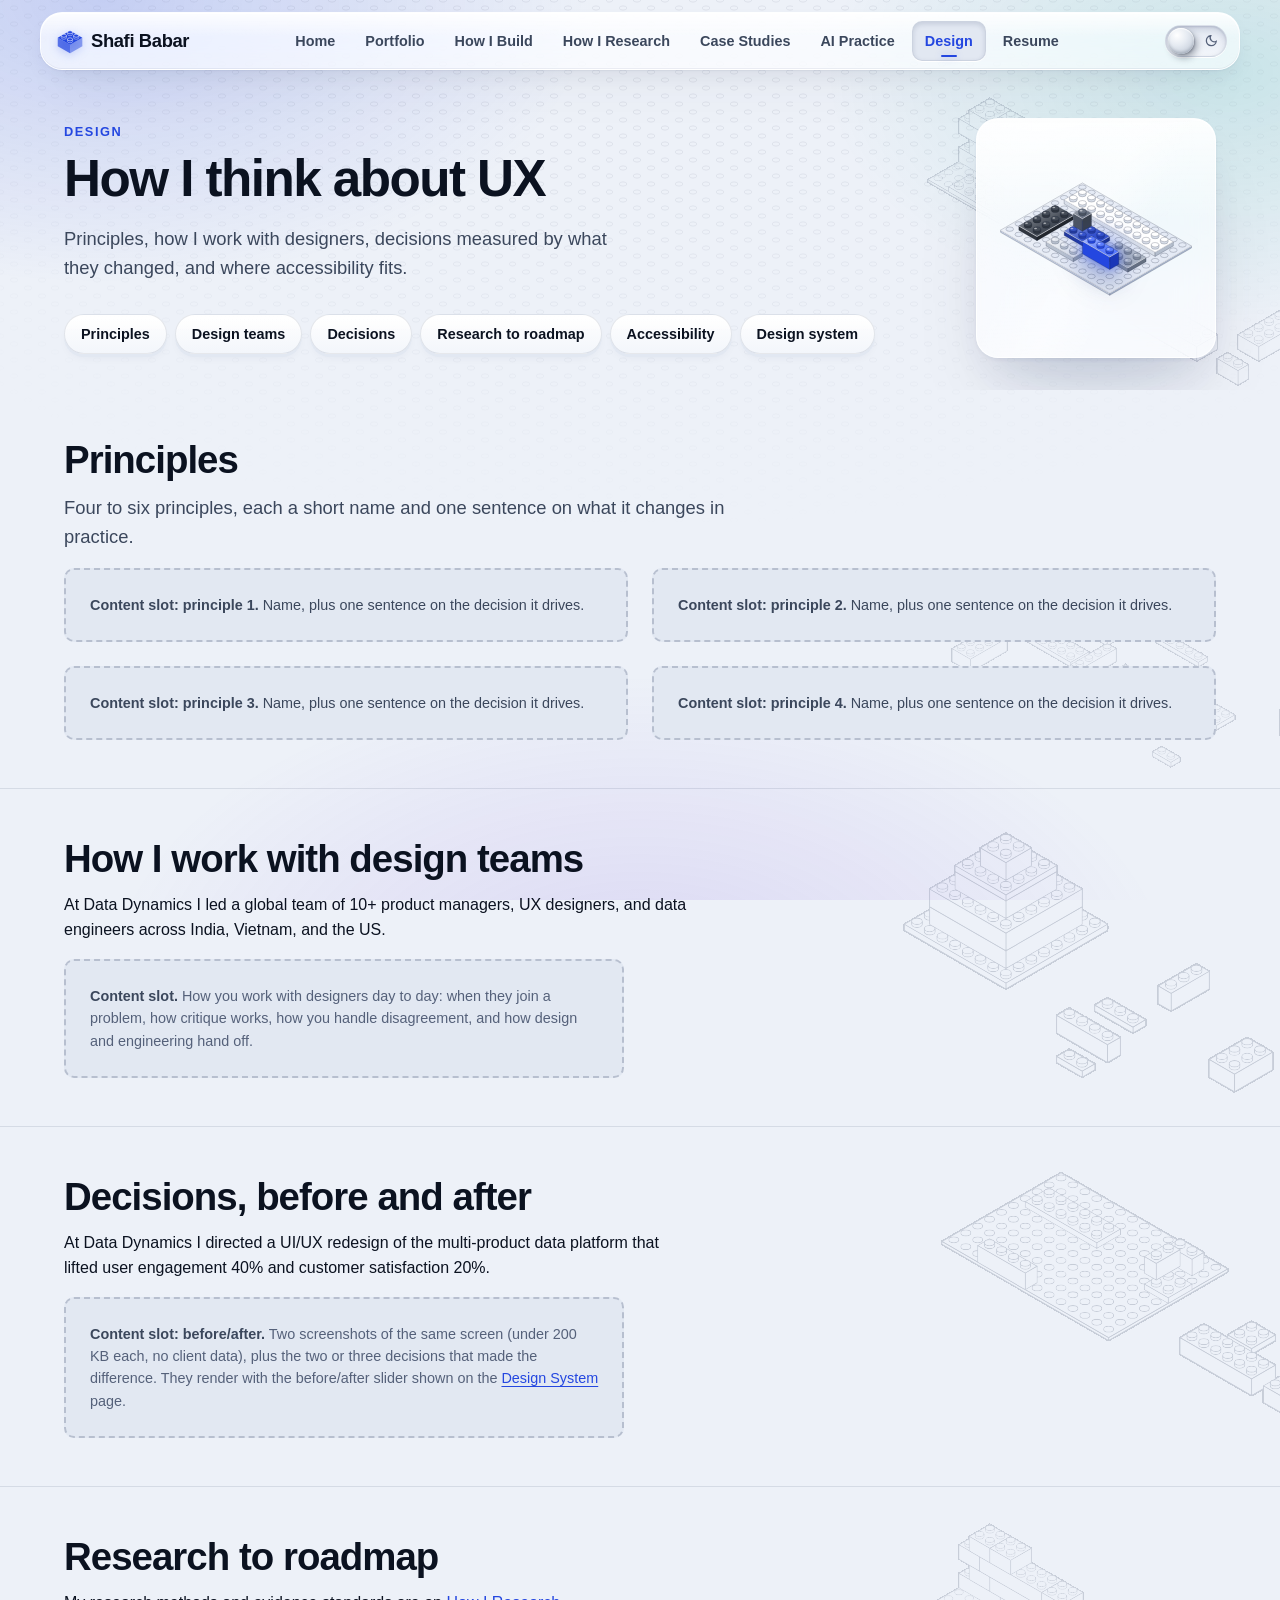
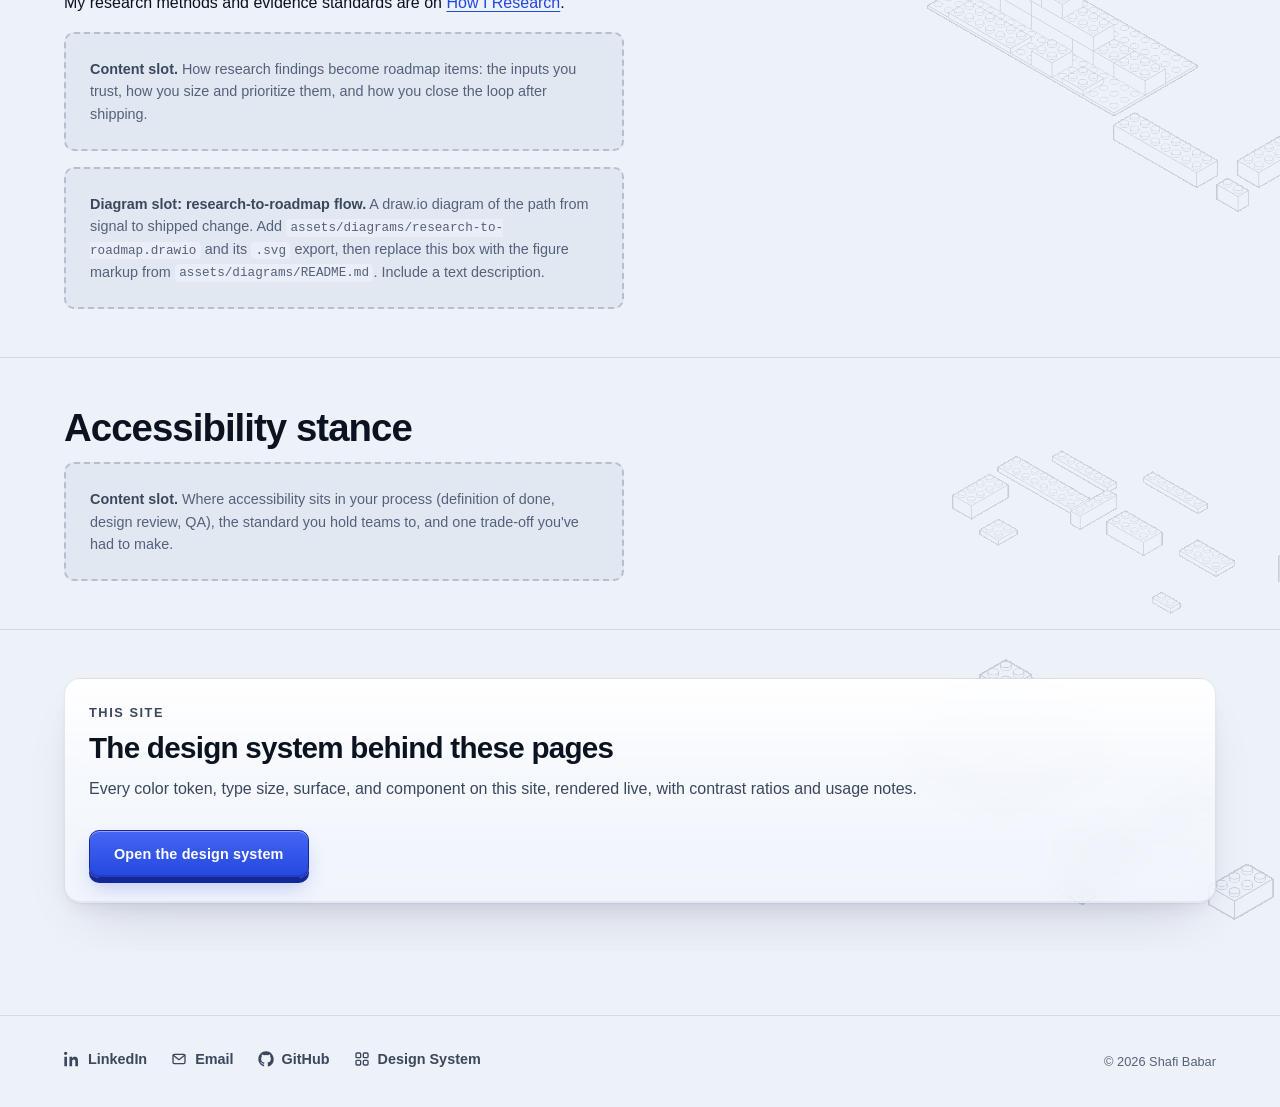
<file: pages/design.html>
<!DOCTYPE html>
<html lang="en">
<head>
<meta charset="UTF-8">
<meta name="viewport" content="width=device-width, initial-scale=1.0">
<title>Design — Shafi Babar</title>
<meta name="description" content="Shafi Babar on UX: principles, working with design teams, decisions with before/after, research to roadmap, and accessibility.">
<meta property="og:title" content="Design — Shafi Babar">
<meta property="og:description" content="Shafi Babar on UX: principles, working with design teams, decisions with before/after, research to roadmap, and accessibility.">
<meta property="og:type" content="website">
<meta property="og:image" content="../assets/profile.jpg">
<link rel="icon" href="data:image/svg+xml,%3Csvg%20xmlns='http://www.w3.org/2000/svg'%20viewBox='-15.1%20-13%2030.1%2030.2'%3E%3Cstyle%3E*{stroke:%230b1220;stroke-width:.9;stroke-linejoin:round}.t,.tp{fill:%236f8cff}.l{fill:%232447e0}.r{fill:%2315289a}.s{fill:%233a5cf0}@media%20(prefers-color-scheme:dark){*{stroke:%23e9eef6}.t,.tp{fill:%239db4ff}.l{fill:%234f7bff}.r{fill:%232447e0}.s{fill:%236f8cff}}%3C/style%3E%3Cpolygon%20class='l'%20points='-13.9,8%200,16%200,6.4%20-13.9,-1.6'/%3E%3Cpolygon%20class='r'%20points='13.9,8%200,16%200,6.4%2013.9,-1.6'/%3E%3Cpolygon%20class='tp'%20points='0,-9.6%2013.9,-1.6%200,6.4%20-13.9,-1.6'/%3E%3Cpath%20class='s'%20d='M-2.9%20-7.8V-5.6A2.9%201.7%200%200%200%202.9%20-5.6V-7.8Z'/%3E%3Cellipse%20class='t'%20cx='0'%20cy='-7.8'%20rx='2.9'%20ry='1.7'/%3E%3Cpath%20class='s'%20d='M4%20-3.8V-1.6A2.9%201.7%200%200%200%209.9%20-1.6V-3.8Z'/%3E%3Cellipse%20class='t'%20cx='6.9'%20cy='-3.8'%20rx='2.9'%20ry='1.7'/%3E%3Cpath%20class='s'%20d='M-9.9%20-3.8V-1.6A2.9%201.7%200%200%200%20-4%20-1.6V-3.8Z'/%3E%3Cellipse%20class='t'%20cx='-6.9'%20cy='-3.8'%20rx='2.9'%20ry='1.7'/%3E%3Cpath%20class='s'%20d='M-2.9%200.2V2.4A2.9%201.7%200%200%200%202.9%202.4V0.2Z'/%3E%3Cellipse%20class='t'%20cx='0'%20cy='0.2'%20rx='2.9'%20ry='1.7'/%3E%3C/svg%3E">
<script>
(function(){var d=document.documentElement,t;d.className+=" js";try{t=localStorage.getItem("theme")}catch(e){}if(t!=="light"&&t!=="dark")t=matchMedia("(prefers-color-scheme: dark)").matches?"dark":"light";d.setAttribute("data-theme",t)})();
</script>
<link rel="stylesheet" href="../css/styles.css">
</head>
<body>
<a class="skip-link" href="#main">Skip to content</a>
<svg width="0" height="0" style="position:absolute" aria-hidden="true" focusable="false">
  <defs>
    <linearGradient id="g-top" x1="0" y1="0" x2="0.3" y2="1"><stop offset="0" class="stop-top-hi"/><stop offset="1" class="stop-top-lo"/></linearGradient>
    <linearGradient id="g-left" x1="0" y1="0" x2="1" y2="1"><stop offset="0" class="stop-left-hi"/><stop offset="1" class="stop-left-lo"/></linearGradient>
    <linearGradient id="g-right" x1="1" y1="0" x2="0" y2="1"><stop offset="0" class="stop-right-hi"/><stop offset="1" class="stop-right-lo"/></linearGradient>
    <linearGradient id="g-atop" x1="0" y1="0" x2="0.3" y2="1"><stop offset="0" class="stop-atop-hi"/><stop offset="1" class="stop-atop-lo"/></linearGradient>
    <linearGradient id="g-aleft" x1="0" y1="0" x2="1" y2="1"><stop offset="0" class="stop-aleft-hi"/><stop offset="1" class="stop-aleft-lo"/></linearGradient>
    <linearGradient id="g-aright" x1="1" y1="0" x2="0" y2="1"><stop offset="0" class="stop-aright-hi"/><stop offset="1" class="stop-aright-lo"/></linearGradient>
    <linearGradient id="bk-gloss" x1="0" y1="0" x2="1" y2="1"><stop offset="0" stop-color="#fff" stop-opacity=".5"/><stop offset=".6" stop-color="#fff" stop-opacity="0"/></linearGradient>
    <filter id="f-soft-sm" x="-30%" y="-40%" width="160%" height="180%"><feGaussianBlur stdDeviation="4"/></filter>
  </defs>
</svg>
<header class="site-header">
  <div class="dock surface-glass">
    <a class="brand" href="../index.html">
      <svg viewBox="-14.7 -12.6 29.3 29.4" aria-hidden="true"><polygon points="-13.9,8 0,16 0,6.4 -13.9,-1.6" fill="currentColor" opacity=".72"/><polygon points="13.9,8 0,16 0,6.4 13.9,-1.6" fill="currentColor" opacity=".48"/><polygon points="0,-9.6 13.9,-1.6 0,6.4 -13.9,-1.6" fill="currentColor"/><g stroke="var(--color-surface)" stroke-width=".6"><path d="M-2.9 -7.8V-5.6A2.9 1.7 0 0 0 2.9 -5.6V-7.8Z" fill="currentColor" opacity=".8"/><ellipse cx="0" cy="-7.8" rx="2.9" ry="1.7" fill="currentColor"/><path d="M4 -3.8V-1.6A2.9 1.7 0 0 0 9.9 -1.6V-3.8Z" fill="currentColor" opacity=".8"/><ellipse cx="6.9" cy="-3.8" rx="2.9" ry="1.7" fill="currentColor"/><path d="M-9.9 -3.8V-1.6A2.9 1.7 0 0 0 -4 -1.6V-3.8Z" fill="currentColor" opacity=".8"/><ellipse cx="-6.9" cy="-3.8" rx="2.9" ry="1.7" fill="currentColor"/><path d="M-2.9 0.2V2.4A2.9 1.7 0 0 0 2.9 2.4V0.2Z" fill="currentColor" opacity=".8"/><ellipse cx="0" cy="0.2" rx="2.9" ry="1.7" fill="currentColor"/></g></svg>
      Shafi Babar
    </a>
    <nav aria-label="Primary">
      <ul class="nav-links" id="primary-nav" data-nav-links>
        <li><a href="../index.html">Home</a></li>
        <li><a href="portfolio.html">Portfolio</a></li>
        <li><a href="how-i-build.html">How I Build</a></li>
        <li><a href="how-i-research.html">How I Research</a></li>
        <li><a href="case-studies.html">Case Studies</a></li>
        <li><a href="ai.html">AI Practice</a></li>
        <li><a href="design.html">Design</a></li>
        <li><a href="resume.html">Resume</a></li>
      </ul>
    </nav>
    <div class="nav-controls">
      <button type="button" class="theme-switch" role="switch" aria-checked="false" aria-label="Dark theme" data-theme-toggle>
        <span class="theme-switch__track" aria-hidden="true">
          <svg class="theme-switch__icon theme-switch__icon--sun" viewBox="0 0 24 24" fill="none" stroke="currentColor" stroke-width="2.2" stroke-linecap="round"><circle cx="12" cy="12" r="4"/><path d="M12 2v2M12 20v2M4.9 4.9l1.4 1.4M17.7 17.7l1.4 1.4M2 12h2M20 12h2M4.9 19.1l1.4-1.4M17.7 6.3l1.4-1.4"/></svg>
          <svg class="theme-switch__icon theme-switch__icon--moon" viewBox="0 0 24 24" fill="none" stroke="currentColor" stroke-width="2.2" stroke-linecap="round"><path d="M21 12.5A8.5 8.5 0 1 1 11.5 3a7 7 0 0 0 9.5 9.5Z"/></svg>
          <span class="theme-switch__knob"></span>
        </span>
      </button>
      <button type="button" class="nav-toggle" data-nav-toggle aria-expanded="false" aria-controls="primary-nav" aria-label="Menu">
        <svg viewBox="0 0 24 24" width="20" height="20" fill="none" stroke="currentColor" stroke-width="2" stroke-linecap="round" aria-hidden="true"><path d="M4 7h16M4 12h16M4 17h16"/></svg>
      </button>
    </div>
  </div>
</header>

<main id="main">
  <section class="page-hero">
    <div class="container page-hero-grid">
      <div>
        <p class="eyebrow">Design</p>
        <h1>How I think about UX</h1>
        <p class="hero-lede">Principles, how I work with designers, decisions measured by what they changed, and where accessibility fits.</p>
        <ul class="jump-links" aria-label="Jump to a section">
          <li><a href="#principles">Principles</a></li>
          <li><a href="#teams">Design teams</a></li>
          <li><a href="#decisions">Decisions</a></li>
          <li><a href="#research">Research to roadmap</a></li>
          <li><a href="#a11y">Accessibility</a></li>
          <li><a href="design-system.html">Design system</a></li>
        </ul>
      </div>
        <div class="tilt-card motif-card" data-tilt aria-hidden="true">
          <div class="tilt-card__glass"><div class="tilt-card__sheen"></div></div>
          <div class="depth z-1"><svg viewBox="-67.4 -37.4 155.5 155.5" focusable="false"><g class="bk bk-plate"><polygon class="bk-left" points="-62.4,36 20.8,84 20.8,82.4 -62.4,34.4"/><polygon class="bk-right" points="83.1,48 20.8,84 20.8,82.4 83.1,46.4"/><polygon class="bk-top" points="0,-1.6 83.1,46.4 20.8,82.4 -62.4,34.4"/><polygon class="bk-gloss" points="0,-1.6 83.1,46.4 20.8,82.4 -62.4,34.4"/><polyline class="bk-edge-hi" points="-62.4,34.4 20.8,82.4 83.1,46.4"/><ellipse class="bk-top" cx="0" cy="1.6" rx="2.9" ry="1.7"/><ellipse class="bk-top" cx="-6.9" cy="5.6" rx="2.9" ry="1.7"/><ellipse class="bk-top" cx="6.9" cy="5.6" rx="2.9" ry="1.7"/><ellipse class="bk-top" cx="-13.9" cy="9.6" rx="2.9" ry="1.7"/><ellipse class="bk-top" cx="13.9" cy="9.6" rx="2.9" ry="1.7"/><ellipse class="bk-top" cx="-20.8" cy="13.6" rx="2.9" ry="1.7"/><ellipse class="bk-top" cx="20.8" cy="13.6" rx="2.9" ry="1.7"/><ellipse class="bk-top" cx="-27.7" cy="17.6" rx="2.9" ry="1.7"/><ellipse class="bk-top" cx="-13.9" cy="17.6" rx="2.9" ry="1.7"/><ellipse class="bk-top" cx="27.7" cy="17.6" rx="2.9" ry="1.7"/><ellipse class="bk-top" cx="-34.6" cy="21.6" rx="2.9" ry="1.7"/><ellipse class="bk-top" cx="-6.9" cy="21.6" rx="2.9" ry="1.7"/><ellipse class="bk-top" cx="34.6" cy="21.6" rx="2.9" ry="1.7"/><ellipse class="bk-top" cx="-41.6" cy="25.6" rx="2.9" ry="1.7"/><ellipse class="bk-top" cx="0" cy="25.6" rx="2.9" ry="1.7"/><ellipse class="bk-top" cx="41.6" cy="25.6" rx="2.9" ry="1.7"/><ellipse class="bk-top" cx="-48.5" cy="29.6" rx="2.9" ry="1.7"/><ellipse class="bk-top" cx="-6.9" cy="29.6" rx="2.9" ry="1.7"/><ellipse class="bk-top" cx="6.9" cy="29.6" rx="2.9" ry="1.7"/><ellipse class="bk-top" cx="48.5" cy="29.6" rx="2.9" ry="1.7"/><ellipse class="bk-top" cx="-55.4" cy="33.6" rx="2.9" ry="1.7"/><ellipse class="bk-top" cx="-13.9" cy="33.6" rx="2.9" ry="1.7"/><ellipse class="bk-top" cx="13.9" cy="33.6" rx="2.9" ry="1.7"/><ellipse class="bk-top" cx="55.4" cy="33.6" rx="2.9" ry="1.7"/><ellipse class="bk-top" cx="-48.5" cy="37.6" rx="2.9" ry="1.7"/><ellipse class="bk-top" cx="-20.8" cy="37.6" rx="2.9" ry="1.7"/><ellipse class="bk-top" cx="20.8" cy="37.6" rx="2.9" ry="1.7"/><ellipse class="bk-top" cx="62.4" cy="37.6" rx="2.9" ry="1.7"/><ellipse class="bk-top" cx="-41.6" cy="41.6" rx="2.9" ry="1.7"/><ellipse class="bk-top" cx="-27.7" cy="41.6" rx="2.9" ry="1.7"/><ellipse class="bk-top" cx="-13.9" cy="41.6" rx="2.9" ry="1.7"/><ellipse class="bk-top" cx="27.7" cy="41.6" rx="2.9" ry="1.7"/><ellipse class="bk-top" cx="69.3" cy="41.6" rx="2.9" ry="1.7"/><ellipse class="bk-top" cx="-34.6" cy="45.6" rx="2.9" ry="1.7"/><ellipse class="bk-top" cx="-6.9" cy="45.6" rx="2.9" ry="1.7"/><ellipse class="bk-top" cx="20.8" cy="45.6" rx="2.9" ry="1.7"/><ellipse class="bk-top" cx="34.6" cy="45.6" rx="2.9" ry="1.7"/><ellipse class="bk-top" cx="76.2" cy="45.6" rx="2.9" ry="1.7"/><ellipse class="bk-top" cx="-27.7" cy="49.6" rx="2.9" ry="1.7"/><ellipse class="bk-top" cx="0" cy="49.6" rx="2.9" ry="1.7"/><ellipse class="bk-top" cx="13.9" cy="49.6" rx="2.9" ry="1.7"/><ellipse class="bk-top" cx="41.6" cy="49.6" rx="2.9" ry="1.7"/><ellipse class="bk-top" cx="69.3" cy="49.6" rx="2.9" ry="1.7"/><ellipse class="bk-top" cx="-20.8" cy="53.6" rx="2.9" ry="1.7"/><ellipse class="bk-top" cx="6.9" cy="53.6" rx="2.9" ry="1.7"/><ellipse class="bk-top" cx="48.5" cy="53.6" rx="2.9" ry="1.7"/><ellipse class="bk-top" cx="62.4" cy="53.6" rx="2.9" ry="1.7"/><ellipse class="bk-top" cx="-13.9" cy="57.6" rx="2.9" ry="1.7"/><ellipse class="bk-top" cx="0" cy="57.6" rx="2.9" ry="1.7"/><ellipse class="bk-top" cx="13.9" cy="57.6" rx="2.9" ry="1.7"/><ellipse class="bk-top" cx="55.4" cy="57.6" rx="2.9" ry="1.7"/><ellipse class="bk-top" cx="-6.9" cy="61.6" rx="2.9" ry="1.7"/><ellipse class="bk-top" cx="6.9" cy="61.6" rx="2.9" ry="1.7"/><ellipse class="bk-top" cx="20.8" cy="61.6" rx="2.9" ry="1.7"/><ellipse class="bk-top" cx="48.5" cy="61.6" rx="2.9" ry="1.7"/><ellipse class="bk-top" cx="0" cy="65.6" rx="2.9" ry="1.7"/><ellipse class="bk-top" cx="13.9" cy="65.6" rx="2.9" ry="1.7"/><ellipse class="bk-top" cx="27.7" cy="65.6" rx="2.9" ry="1.7"/><ellipse class="bk-top" cx="41.6" cy="65.6" rx="2.9" ry="1.7"/><ellipse class="bk-top" cx="6.9" cy="69.6" rx="2.9" ry="1.7"/><ellipse class="bk-top" cx="20.8" cy="69.6" rx="2.9" ry="1.7"/><ellipse class="bk-top" cx="34.6" cy="69.6" rx="2.9" ry="1.7"/><ellipse class="bk-top" cx="13.9" cy="73.6" rx="2.9" ry="1.7"/><ellipse class="bk-top" cx="27.7" cy="73.6" rx="2.9" ry="1.7"/><ellipse class="bk-top" cx="20.8" cy="77.6" rx="2.9" ry="1.7"/></g></svg></div>
          <div class="depth z-2"><svg viewBox="-67.4 -37.4 155.5 155.5" focusable="false"><g class="bk bk-white"><polygon class="bk-left" points="-13.9,14.4 55.4,54.4 55.4,51.2 -13.9,11.2"/><polygon class="bk-right" points="69.3,46.4 55.4,54.4 55.4,51.2 69.3,43.2"/><polygon class="bk-top" points="0,3.2 69.3,43.2 55.4,51.2 -13.9,11.2"/><polygon class="bk-gloss" points="0,3.2 69.3,43.2 55.4,51.2 -13.9,11.2"/><polyline class="bk-edge-hi" points="-13.9,11.2 55.4,51.2 69.3,43.2"/><path class="bk-left" d="M-2.9 5.5V7.2A2.9 1.7 0 0 0 2.9 7.2V5.5Z"/><ellipse class="bk-top" cx="0" cy="5.5" rx="2.9" ry="1.7"/><ellipse class="bk-hi" cx="-1" cy="5.1" rx="1.1" ry="0.6"/><path class="bk-left" d="M-9.9 9.5V11.2A2.9 1.7 0 0 0 -4 11.2V9.5Z"/><ellipse class="bk-top" cx="-6.9" cy="9.5" rx="2.9" ry="1.7"/><ellipse class="bk-hi" cx="-8" cy="9.1" rx="1.1" ry="0.6"/><path class="bk-left" d="M4 9.5V11.2A2.9 1.7 0 0 0 9.9 11.2V9.5Z"/><ellipse class="bk-top" cx="6.9" cy="9.5" rx="2.9" ry="1.7"/><ellipse class="bk-hi" cx="5.9" cy="9.1" rx="1.1" ry="0.6"/><path class="bk-left" d="M-2.9 13.5V15.2A2.9 1.7 0 0 0 2.9 15.2V13.5Z"/><ellipse class="bk-top" cx="0" cy="13.5" rx="2.9" ry="1.7"/><ellipse class="bk-hi" cx="-1" cy="13.1" rx="1.1" ry="0.6"/><path class="bk-left" d="M10.9 13.5V15.2A2.9 1.7 0 0 0 16.8 15.2V13.5Z"/><ellipse class="bk-top" cx="13.9" cy="13.5" rx="2.9" ry="1.7"/><ellipse class="bk-hi" cx="12.8" cy="13.1" rx="1.1" ry="0.6"/><path class="bk-left" d="M4 17.5V19.2A2.9 1.7 0 0 0 9.9 19.2V17.5Z"/><ellipse class="bk-top" cx="6.9" cy="17.5" rx="2.9" ry="1.7"/><ellipse class="bk-hi" cx="5.9" cy="17.1" rx="1.1" ry="0.6"/><path class="bk-left" d="M17.8 17.5V19.2A2.9 1.7 0 0 0 23.7 19.2V17.5Z"/><ellipse class="bk-top" cx="20.8" cy="17.5" rx="2.9" ry="1.7"/><ellipse class="bk-hi" cx="19.8" cy="17.1" rx="1.1" ry="0.6"/><path class="bk-left" d="M10.9 21.5V23.2A2.9 1.7 0 0 0 16.8 23.2V21.5Z"/><ellipse class="bk-top" cx="13.9" cy="21.5" rx="2.9" ry="1.7"/><ellipse class="bk-hi" cx="12.8" cy="21.1" rx="1.1" ry="0.6"/><path class="bk-left" d="M24.8 21.5V23.2A2.9 1.7 0 0 0 30.7 23.2V21.5Z"/><ellipse class="bk-top" cx="27.7" cy="21.5" rx="2.9" ry="1.7"/><ellipse class="bk-hi" cx="26.7" cy="21.1" rx="1.1" ry="0.6"/><path class="bk-left" d="M17.8 25.5V27.2A2.9 1.7 0 0 0 23.7 27.2V25.5Z"/><ellipse class="bk-top" cx="20.8" cy="25.5" rx="2.9" ry="1.7"/><ellipse class="bk-hi" cx="19.8" cy="25.1" rx="1.1" ry="0.6"/><path class="bk-left" d="M31.7 25.5V27.2A2.9 1.7 0 0 0 37.6 27.2V25.5Z"/><ellipse class="bk-top" cx="34.6" cy="25.5" rx="2.9" ry="1.7"/><ellipse class="bk-hi" cx="33.6" cy="25.1" rx="1.1" ry="0.6"/><path class="bk-left" d="M24.8 29.5V31.2A2.9 1.7 0 0 0 30.7 31.2V29.5Z"/><ellipse class="bk-top" cx="27.7" cy="29.5" rx="2.9" ry="1.7"/><ellipse class="bk-hi" cx="26.7" cy="29.1" rx="1.1" ry="0.6"/><path class="bk-left" d="M38.6 29.5V31.2A2.9 1.7 0 0 0 44.5 31.2V29.5Z"/><ellipse class="bk-top" cx="41.6" cy="29.5" rx="2.9" ry="1.7"/><ellipse class="bk-hi" cx="40.5" cy="29.1" rx="1.1" ry="0.6"/><path class="bk-left" d="M31.7 33.5V35.2A2.9 1.7 0 0 0 37.6 35.2V33.5Z"/><ellipse class="bk-top" cx="34.6" cy="33.5" rx="2.9" ry="1.7"/><ellipse class="bk-hi" cx="33.6" cy="33.1" rx="1.1" ry="0.6"/><path class="bk-left" d="M45.6 33.5V35.2A2.9 1.7 0 0 0 51.4 35.2V33.5Z"/><ellipse class="bk-top" cx="48.5" cy="33.5" rx="2.9" ry="1.7"/><ellipse class="bk-hi" cx="47.5" cy="33.1" rx="1.1" ry="0.6"/><path class="bk-left" d="M38.6 37.5V39.2A2.9 1.7 0 0 0 44.5 39.2V37.5Z"/><ellipse class="bk-top" cx="41.6" cy="37.5" rx="2.9" ry="1.7"/><ellipse class="bk-hi" cx="40.5" cy="37.1" rx="1.1" ry="0.6"/><path class="bk-left" d="M52.5 37.5V39.2A2.9 1.7 0 0 0 58.4 39.2V37.5Z"/><ellipse class="bk-top" cx="55.4" cy="37.5" rx="2.9" ry="1.7"/><ellipse class="bk-hi" cx="54.4" cy="37.1" rx="1.1" ry="0.6"/><path class="bk-left" d="M45.6 41.5V43.2A2.9 1.7 0 0 0 51.4 43.2V41.5Z"/><ellipse class="bk-top" cx="48.5" cy="41.5" rx="2.9" ry="1.7"/><ellipse class="bk-hi" cx="47.5" cy="41.1" rx="1.1" ry="0.6"/><path class="bk-left" d="M59.4 41.5V43.2A2.9 1.7 0 0 0 65.3 43.2V41.5Z"/><ellipse class="bk-top" cx="62.4" cy="41.5" rx="2.9" ry="1.7"/><ellipse class="bk-hi" cx="61.3" cy="41.1" rx="1.1" ry="0.6"/><path class="bk-left" d="M52.5 45.5V47.2A2.9 1.7 0 0 0 58.4 47.2V45.5Z"/><ellipse class="bk-top" cx="55.4" cy="45.5" rx="2.9" ry="1.7"/><ellipse class="bk-hi" cx="54.4" cy="45.1" rx="1.1" ry="0.6"/></g><g class="bk bk-charcoal"><polygon class="bk-left" points="-48.5,34.4 -34.6,42.4 -34.6,39.2 -48.5,31.2"/><polygon class="bk-right" points="-6.9,26.4 -34.6,42.4 -34.6,39.2 -6.9,23.2"/><polygon class="bk-top" points="-20.8,15.2 -6.9,23.2 -34.6,39.2 -48.5,31.2"/><polygon class="bk-gloss" points="-20.8,15.2 -6.9,23.2 -34.6,39.2 -48.5,31.2"/><polyline class="bk-edge-hi" points="-48.5,31.2 -34.6,39.2 -6.9,23.2"/><path class="bk-left" d="M-23.7 17.5V19.2A2.9 1.7 0 0 0 -17.8 19.2V17.5Z"/><ellipse class="bk-top" cx="-20.8" cy="17.5" rx="2.9" ry="1.7"/><ellipse class="bk-hi" cx="-21.8" cy="17.1" rx="1.1" ry="0.6"/><path class="bk-left" d="M-30.7 21.5V23.2A2.9 1.7 0 0 0 -24.8 23.2V21.5Z"/><ellipse class="bk-top" cx="-27.7" cy="21.5" rx="2.9" ry="1.7"/><ellipse class="bk-hi" cx="-28.7" cy="21.1" rx="1.1" ry="0.6"/><path class="bk-left" d="M-16.8 21.5V23.2A2.9 1.7 0 0 0 -10.9 23.2V21.5Z"/><ellipse class="bk-top" cx="-13.9" cy="21.5" rx="2.9" ry="1.7"/><ellipse class="bk-hi" cx="-14.9" cy="21.1" rx="1.1" ry="0.6"/><path class="bk-left" d="M-37.6 25.5V27.2A2.9 1.7 0 0 0 -31.7 27.2V25.5Z"/><ellipse class="bk-top" cx="-34.6" cy="25.5" rx="2.9" ry="1.7"/><ellipse class="bk-hi" cx="-35.7" cy="25.1" rx="1.1" ry="0.6"/><path class="bk-left" d="M-23.7 25.5V27.2A2.9 1.7 0 0 0 -17.8 27.2V25.5Z"/><ellipse class="bk-top" cx="-20.8" cy="25.5" rx="2.9" ry="1.7"/><ellipse class="bk-hi" cx="-21.8" cy="25.1" rx="1.1" ry="0.6"/><path class="bk-left" d="M-44.5 29.5V31.2A2.9 1.7 0 0 0 -38.6 31.2V29.5Z"/><ellipse class="bk-top" cx="-41.6" cy="29.5" rx="2.9" ry="1.7"/><ellipse class="bk-hi" cx="-42.6" cy="29.1" rx="1.1" ry="0.6"/><path class="bk-left" d="M-30.7 29.5V31.2A2.9 1.7 0 0 0 -24.8 31.2V29.5Z"/><ellipse class="bk-top" cx="-27.7" cy="29.5" rx="2.9" ry="1.7"/><ellipse class="bk-hi" cx="-28.7" cy="29.1" rx="1.1" ry="0.6"/><path class="bk-left" d="M-37.6 33.5V35.2A2.9 1.7 0 0 0 -31.7 35.2V33.5Z"/><ellipse class="bk-top" cx="-34.6" cy="33.5" rx="2.9" ry="1.7"/><ellipse class="bk-hi" cx="-35.7" cy="33.1" rx="1.1" ry="0.6"/></g><g class="bk bk-navy"><polygon class="bk-left" points="-13.9,38.4 6.9,50.4 6.9,47.2 -13.9,35.2"/><polygon class="bk-right" points="20.8,42.4 6.9,50.4 6.9,47.2 20.8,39.2"/><polygon class="bk-top" points="0,27.2 20.8,39.2 6.9,47.2 -13.9,35.2"/><polygon class="bk-gloss" points="0,27.2 20.8,39.2 6.9,47.2 -13.9,35.2"/><polyline class="bk-edge-hi" points="-13.9,35.2 6.9,47.2 20.8,39.2"/><path class="bk-left" d="M-9.9 33.5V35.2A2.9 1.7 0 0 0 -4 35.2V33.5Z"/><ellipse class="bk-top" cx="-6.9" cy="33.5" rx="2.9" ry="1.7"/><ellipse class="bk-hi" cx="-8" cy="33.1" rx="1.1" ry="0.6"/><path class="bk-left" d="M4 33.5V35.2A2.9 1.7 0 0 0 9.9 35.2V33.5Z"/><ellipse class="bk-top" cx="6.9" cy="33.5" rx="2.9" ry="1.7"/><ellipse class="bk-hi" cx="5.9" cy="33.1" rx="1.1" ry="0.6"/><path class="bk-left" d="M-2.9 37.5V39.2A2.9 1.7 0 0 0 2.9 39.2V37.5Z"/><ellipse class="bk-top" cx="0" cy="37.5" rx="2.9" ry="1.7"/><ellipse class="bk-hi" cx="-1" cy="37.1" rx="1.1" ry="0.6"/><path class="bk-left" d="M10.9 37.5V39.2A2.9 1.7 0 0 0 16.8 39.2V37.5Z"/><ellipse class="bk-top" cx="13.9" cy="37.5" rx="2.9" ry="1.7"/><ellipse class="bk-hi" cx="12.8" cy="37.1" rx="1.1" ry="0.6"/><path class="bk-left" d="M4 41.5V43.2A2.9 1.7 0 0 0 9.9 43.2V41.5Z"/><ellipse class="bk-top" cx="6.9" cy="41.5" rx="2.9" ry="1.7"/><ellipse class="bk-hi" cx="5.9" cy="41.1" rx="1.1" ry="0.6"/></g><g class="bk bk-gray"><polygon class="bk-left" points="13.9,54.4 34.6,66.4 34.6,63.2 13.9,51.2"/><polygon class="bk-right" points="48.5,58.4 34.6,66.4 34.6,63.2 48.5,55.2"/><polygon class="bk-top" points="27.7,43.2 48.5,55.2 34.6,63.2 13.9,51.2"/><polygon class="bk-gloss" points="27.7,43.2 48.5,55.2 34.6,63.2 13.9,51.2"/><polyline class="bk-edge-hi" points="13.9,51.2 34.6,63.2 48.5,55.2"/><path class="bk-left" d="M24.8 45.5V47.2A2.9 1.7 0 0 0 30.7 47.2V45.5Z"/><ellipse class="bk-top" cx="27.7" cy="45.5" rx="2.9" ry="1.7"/><ellipse class="bk-hi" cx="26.7" cy="45.1" rx="1.1" ry="0.6"/><path class="bk-left" d="M17.8 49.5V51.2A2.9 1.7 0 0 0 23.7 51.2V49.5Z"/><ellipse class="bk-top" cx="20.8" cy="49.5" rx="2.9" ry="1.7"/><ellipse class="bk-hi" cx="19.8" cy="49.1" rx="1.1" ry="0.6"/><path class="bk-left" d="M31.7 49.5V51.2A2.9 1.7 0 0 0 37.6 51.2V49.5Z"/><ellipse class="bk-top" cx="34.6" cy="49.5" rx="2.9" ry="1.7"/><ellipse class="bk-hi" cx="33.6" cy="49.1" rx="1.1" ry="0.6"/><path class="bk-left" d="M24.8 53.5V55.2A2.9 1.7 0 0 0 30.7 55.2V53.5Z"/><ellipse class="bk-top" cx="27.7" cy="53.5" rx="2.9" ry="1.7"/><ellipse class="bk-hi" cx="26.7" cy="53.1" rx="1.1" ry="0.6"/><path class="bk-left" d="M38.6 53.5V55.2A2.9 1.7 0 0 0 44.5 55.2V53.5Z"/><ellipse class="bk-top" cx="41.6" cy="53.5" rx="2.9" ry="1.7"/><ellipse class="bk-hi" cx="40.5" cy="53.1" rx="1.1" ry="0.6"/><path class="bk-left" d="M31.7 57.5V59.2A2.9 1.7 0 0 0 37.6 59.2V57.5Z"/><ellipse class="bk-top" cx="34.6" cy="57.5" rx="2.9" ry="1.7"/><ellipse class="bk-hi" cx="33.6" cy="57.1" rx="1.1" ry="0.6"/></g><g class="bk bk-silver"><polygon class="bk-left" points="-27.7,46.4 -6.9,58.4 -6.9,55.2 -27.7,43.2"/><polygon class="bk-right" points="0,54.4 -6.9,58.4 -6.9,55.2 0,51.2"/><polygon class="bk-top" points="-20.8,39.2 0,51.2 -6.9,55.2 -27.7,43.2"/><polygon class="bk-gloss" points="-20.8,39.2 0,51.2 -6.9,55.2 -27.7,43.2"/><polyline class="bk-edge-hi" points="-27.7,43.2 -6.9,55.2 0,51.2"/><path class="bk-left" d="M-23.7 41.5V43.2A2.9 1.7 0 0 0 -17.8 43.2V41.5Z"/><ellipse class="bk-top" cx="-20.8" cy="41.5" rx="2.9" ry="1.7"/><ellipse class="bk-hi" cx="-21.8" cy="41.1" rx="1.1" ry="0.6"/><path class="bk-left" d="M-16.8 45.5V47.2A2.9 1.7 0 0 0 -10.9 47.2V45.5Z"/><ellipse class="bk-top" cx="-13.9" cy="45.5" rx="2.9" ry="1.7"/><ellipse class="bk-hi" cx="-14.9" cy="45.1" rx="1.1" ry="0.6"/><path class="bk-left" d="M-9.9 49.5V51.2A2.9 1.7 0 0 0 -4 51.2V49.5Z"/><ellipse class="bk-top" cx="-6.9" cy="49.5" rx="2.9" ry="1.7"/><ellipse class="bk-hi" cx="-8" cy="49.1" rx="1.1" ry="0.6"/></g><g class="bk bk-graphite"><polygon class="bk-left" points="-6.9,31.2 0,35.2 0,25.6 -6.9,21.6"/><polygon class="bk-right" points="6.9,31.2 0,35.2 0,25.6 6.9,21.6"/><polygon class="bk-top" points="0,17.6 6.9,21.6 0,25.6 -6.9,21.6"/><polygon class="bk-gloss" points="0,17.6 6.9,21.6 0,25.6 -6.9,21.6"/><polyline class="bk-edge-hi" points="-6.9,21.6 0,25.6 6.9,21.6"/><path class="bk-left" d="M-2.9 19.9V21.6A2.9 1.7 0 0 0 2.9 21.6V19.9Z"/><ellipse class="bk-top" cx="0" cy="19.9" rx="2.9" ry="1.7"/><ellipse class="bk-hi" cx="-1" cy="19.5" rx="1.1" ry="0.6"/></g></svg></div>
          <div class="depth z-4"><svg viewBox="-67.4 -37.4 155.5 155.5" focusable="false"><g class="bk bk-blue"><polygon class="bk-left" points="0,52.4 20.8,64.4 20.8,54.8 0,42.8"/><polygon class="bk-right" points="27.7,60.4 20.8,64.4 20.8,54.8 27.7,50.8"/><polygon class="bk-top" points="6.9,38.8 27.7,50.8 20.8,54.8 0,42.8"/><polygon class="bk-gloss" points="6.9,38.8 27.7,50.8 20.8,54.8 0,42.8"/><polyline class="bk-edge-hi" points="0,42.8 20.8,54.8 27.7,50.8"/><path class="bk-left" d="M4 41.1V42.8A2.9 1.7 0 0 0 9.9 42.8V41.1Z"/><ellipse class="bk-top" cx="6.9" cy="41.1" rx="2.9" ry="1.7"/><ellipse class="bk-hi" cx="5.9" cy="40.7" rx="1.1" ry="0.6"/><path class="bk-left" d="M10.9 45.1V46.8A2.9 1.7 0 0 0 16.8 46.8V45.1Z"/><ellipse class="bk-top" cx="13.9" cy="45.1" rx="2.9" ry="1.7"/><ellipse class="bk-hi" cx="12.8" cy="44.7" rx="1.1" ry="0.6"/><path class="bk-left" d="M17.8 49.1V50.8A2.9 1.7 0 0 0 23.7 50.8V49.1Z"/><ellipse class="bk-top" cx="20.8" cy="49.1" rx="2.9" ry="1.7"/><ellipse class="bk-hi" cx="19.8" cy="48.7" rx="1.1" ry="0.6"/></g></svg></div>
        </div>
    </div>
  </section>

  <section class="depth-section" id="principles" aria-labelledby="principles-title">
    <div class="container">
      <h2 id="principles-title">Principles</h2>
      <p class="lead">Four to six principles, each a short name and one sentence on what it changes in practice.</p>
      <div class="bento">
        <article class="tile tile--static content-slot span-3"><p><strong>Content slot: principle 1.</strong> Name, plus one sentence on the decision it drives.</p></article>
        <article class="tile tile--static content-slot span-3"><p><strong>Content slot: principle 2.</strong> Name, plus one sentence on the decision it drives.</p></article>
        <article class="tile tile--static content-slot span-3"><p><strong>Content slot: principle 3.</strong> Name, plus one sentence on the decision it drives.</p></article>
        <article class="tile tile--static content-slot span-3"><p><strong>Content slot: principle 4.</strong> Name, plus one sentence on the decision it drives.</p></article>
      </div>
    </div>
  </section>

  <section class="depth-section" id="teams" aria-labelledby="teams-title">
    <div class="container prose">
      <h2 id="teams-title">How I work with design teams</h2>
      <p>At Data Dynamics I led a global team of 10+ product managers, UX designers, and data engineers across India, Vietnam, and the US.</p>
      <div class="content-slot"><strong>Content slot.</strong> How you work with designers day to day: when they join a problem, how critique works, how you handle disagreement, and how design and engineering hand off.</div>
    </div>
  </section>

  <section class="depth-section" id="decisions" aria-labelledby="decisions-title">
    <div class="container prose">
      <h2 id="decisions-title">Decisions, before and after</h2>
      <p>At Data Dynamics I directed a UI/UX redesign of the multi-product data platform that lifted user engagement 40% and customer satisfaction 20%.</p>
      <div class="content-slot"><strong>Content slot: before/after.</strong> Two screenshots of the same screen (under 200 KB each, no client data), plus the two or three decisions that made the difference. They render with the before/after slider shown on the <a href="design-system.html#before-after">Design System</a> page.</div>
    </div>
  </section>

  <section class="depth-section" id="research" aria-labelledby="research-title">
    <div class="container prose">
      <h2 id="research-title">Research to roadmap</h2>
      <p>My research methods and evidence standards are on <a href="how-i-research.html">How I Research</a>.</p>
      <div class="content-slot"><strong>Content slot.</strong> How research findings become roadmap items: the inputs you trust, how you size and prioritize them, and how you close the loop after shipping.</div>
      <div class="content-slot" style="margin-top: var(--space-4);"><strong>Diagram slot: research-to-roadmap flow.</strong> A draw.io diagram of the path from signal to shipped change. Add <code>assets/diagrams/research-to-roadmap.drawio</code> and its <code>.svg</code> export, then replace this box with the figure markup from <code>assets/diagrams/README.md</code>. Include a text description.</div>
    </div>
  </section>

  <section class="depth-section" id="a11y" aria-labelledby="a11y-title">
    <div class="container prose">
      <h2 id="a11y-title">Accessibility stance</h2>
      <div class="content-slot"><strong>Content slot.</strong> Where accessibility sits in your process (definition of done, design review, QA), the standard you hold teams to, and one trade-off you've had to make.</div>
    </div>
  </section>

  <section class="depth-section" aria-labelledby="ds-link-title">
    <div class="container">
      <article class="card">
        <p class="eyebrow">This site</p>
        <h2 id="ds-link-title" style="font-size: var(--text-xl);">The design system behind these pages</h2>
        <p>Every color token, type size, surface, and component on this site, rendered live, with contrast ratios and usage notes.</p>
        <div class="project-footer"><a class="btn btn-primary" href="design-system.html">Open the design system</a></div>
      </article>
    </div>
  </section>
</main>

<footer class="site-footer">
  <div class="container footer-inner">
    <ul class="footer-links">
      <li><a href="https://linkedin.com/in/shafibabar"><svg viewBox="0 0 24 24" fill="currentColor" aria-hidden="true"><path d="M4.98 3.5C4.98 4.88 3.87 6 2.5 6S0 4.88 0 3.5 1.12 1 2.5 1s2.48 1.12 2.48 2.5zM.5 8.75h4V23h-4V8.75zM8.5 8.75h3.83v1.95h.05c.53-1 1.84-2.06 3.79-2.06 4.05 0 4.8 2.67 4.8 6.14V23h-4v-6.7c0-1.6-.03-3.66-2.23-3.66-2.23 0-2.57 1.74-2.57 3.54V23h-4V8.75z"/></svg>LinkedIn</a></li>
      <li><a href="mailto:shafi.babar.work@gmail.com"><svg viewBox="0 0 24 24" fill="none" stroke="currentColor" stroke-width="2" stroke-linecap="round" stroke-linejoin="round" aria-hidden="true"><rect x="3" y="5" width="18" height="14" rx="2"/><path d="m3.5 6.5 8.5 6.5 8.5-6.5"/></svg>Email</a></li>
      <li><a href="https://github.com/shafibabar"><svg viewBox="0 0 24 24" fill="currentColor" aria-hidden="true"><path d="M12 .5C5.73.5.5 5.73.5 12c0 5.1 3.29 9.4 7.86 10.93.58.1.79-.25.79-.56 0-.27-.01-1.16-.02-2.11-3.2.7-3.88-1.35-3.88-1.35-.52-1.33-1.28-1.68-1.28-1.68-1.04-.72.08-.7.08-.7 1.16.08 1.77 1.19 1.77 1.19 1.03 1.77 2.7 1.26 3.36.96.1-.75.4-1.26.73-1.55-2.55-.29-5.24-1.28-5.24-5.68 0-1.25.45-2.28 1.18-3.08-.12-.29-.51-1.46.11-3.04 0 0 .96-.31 3.15 1.18a10.9 10.9 0 0 1 5.74 0c2.19-1.49 3.15-1.18 3.15-1.18.62 1.58.23 2.75.11 3.04.74.8 1.18 1.83 1.18 3.08 0 4.41-2.69 5.38-5.25 5.67.41.36.78 1.08.78 2.17 0 1.57-.01 2.83-.01 3.22 0 .31.21.67.8.56A10.51 10.51 0 0 0 23.5 12c0-6.27-5.23-11.5-11.5-11.5z"/></svg>GitHub</a></li>
      <li><a href="design-system.html"><svg viewBox="0 0 24 24" fill="none" stroke="currentColor" stroke-width="2" stroke-linecap="round" stroke-linejoin="round" aria-hidden="true"><rect x="3" y="3" width="7" height="7" rx="1.5"/><rect x="14" y="3" width="7" height="7" rx="1.5"/><rect x="3" y="14" width="7" height="7" rx="1.5"/><rect x="14" y="14" width="7" height="7" rx="1.5"/></svg>Design System</a></li>
    </ul>
    <p class="footer-meta">© 2026 Shafi Babar</p>
  </div>
</footer>

<script src="../js/main.js" defer></script>
<script src="../js/visuals.js" defer></script>
</body>
</html>
</file>
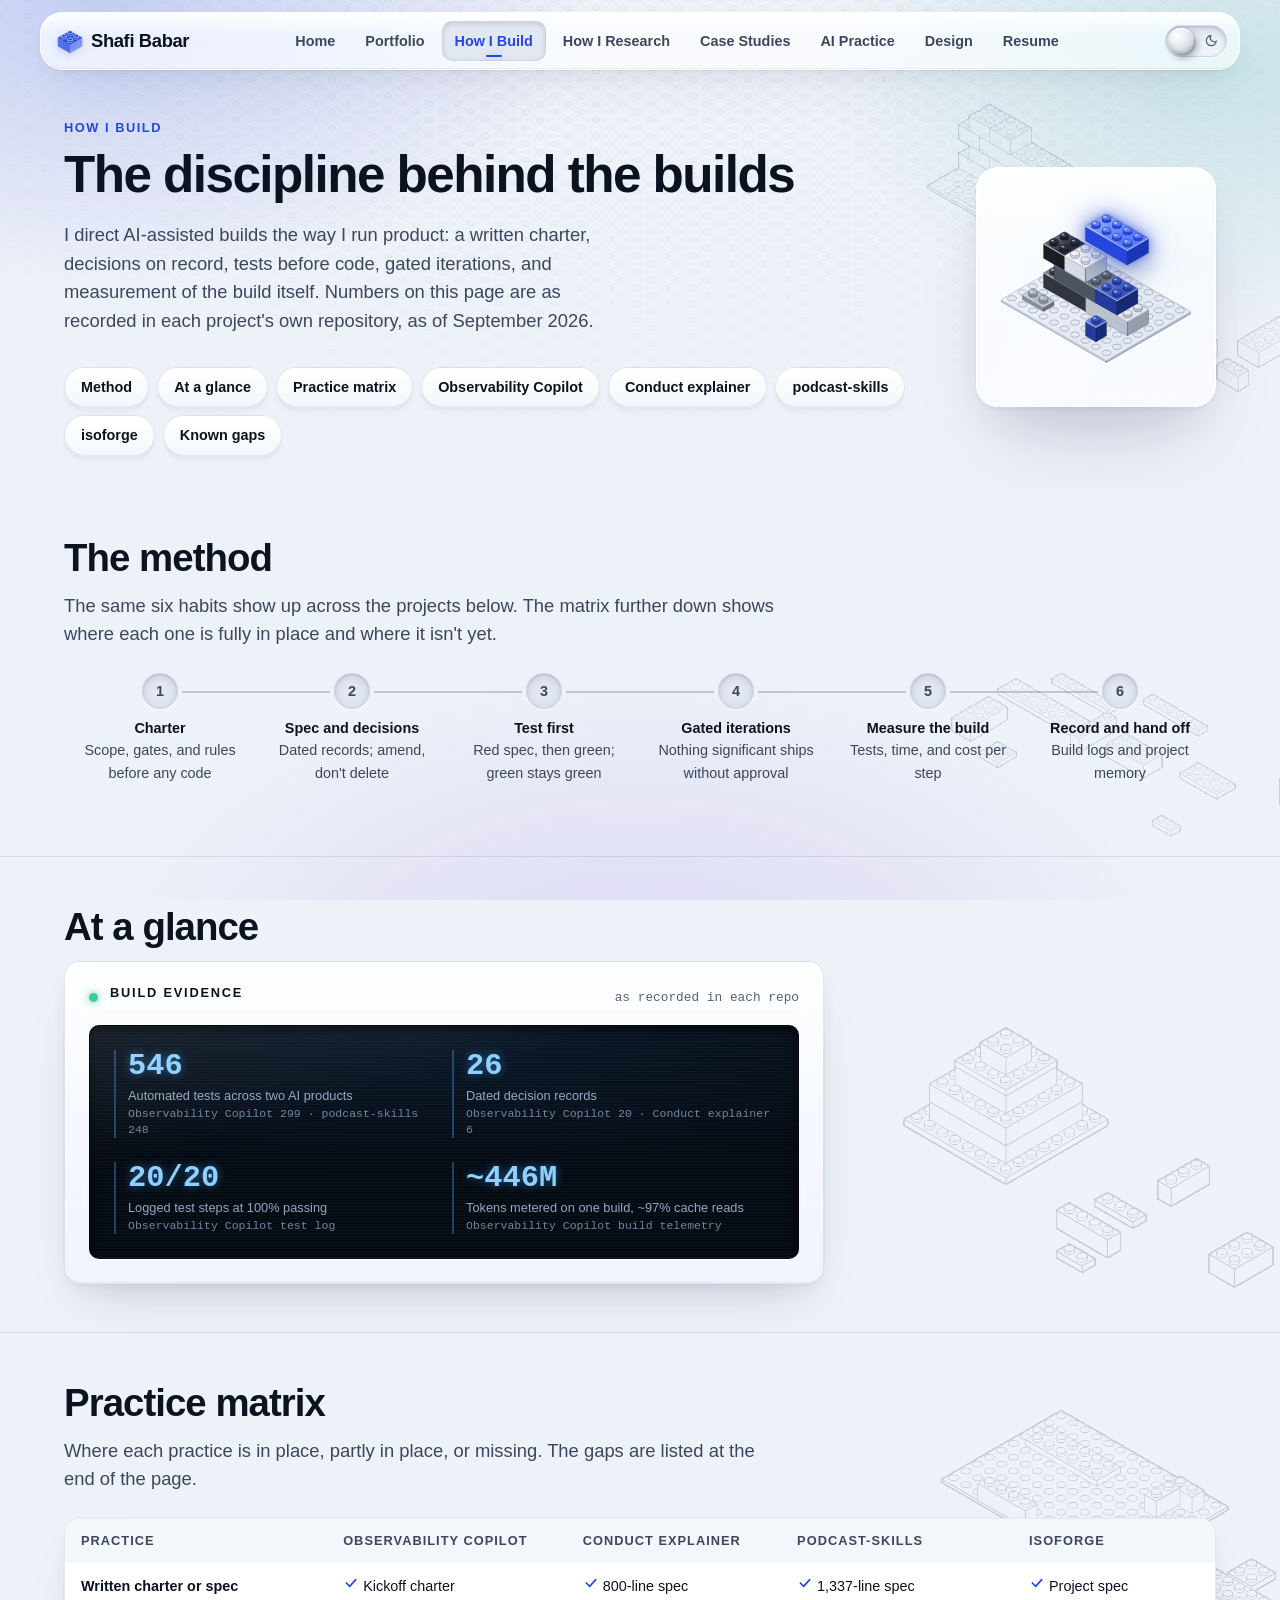
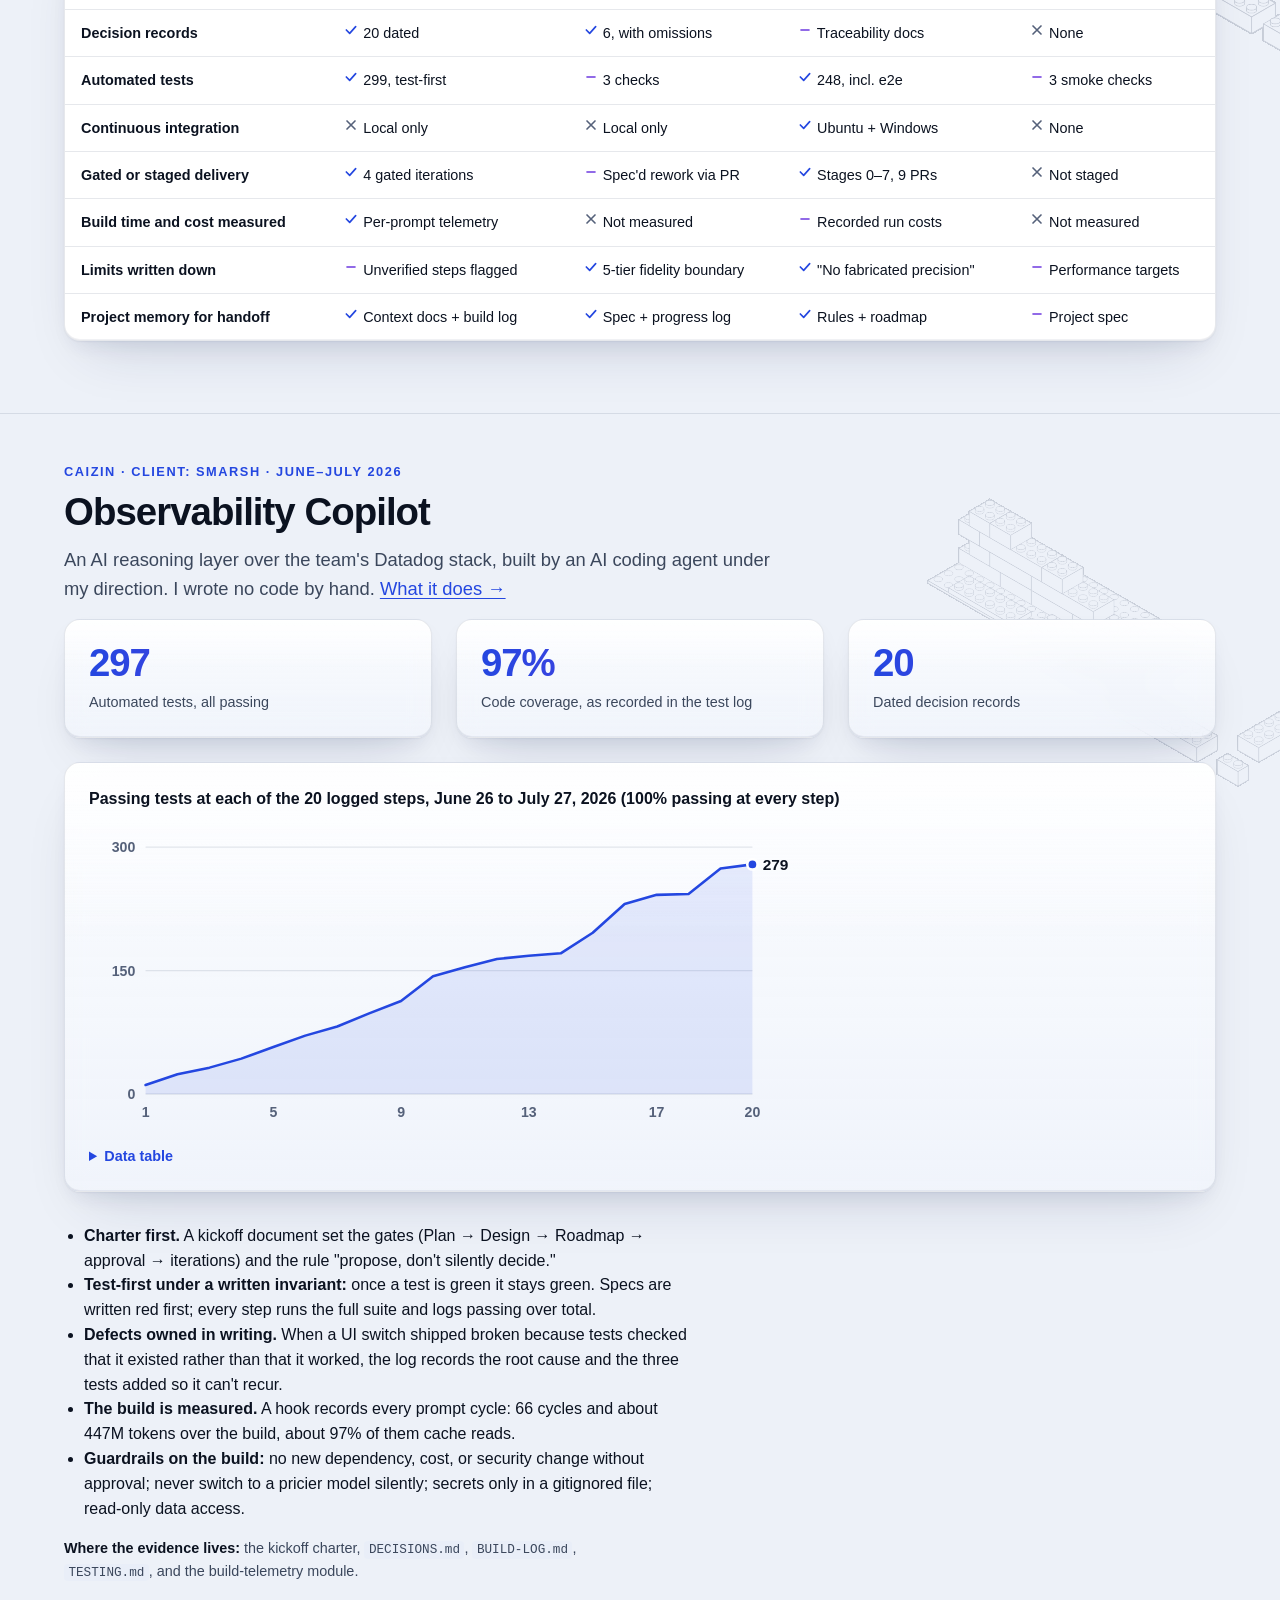
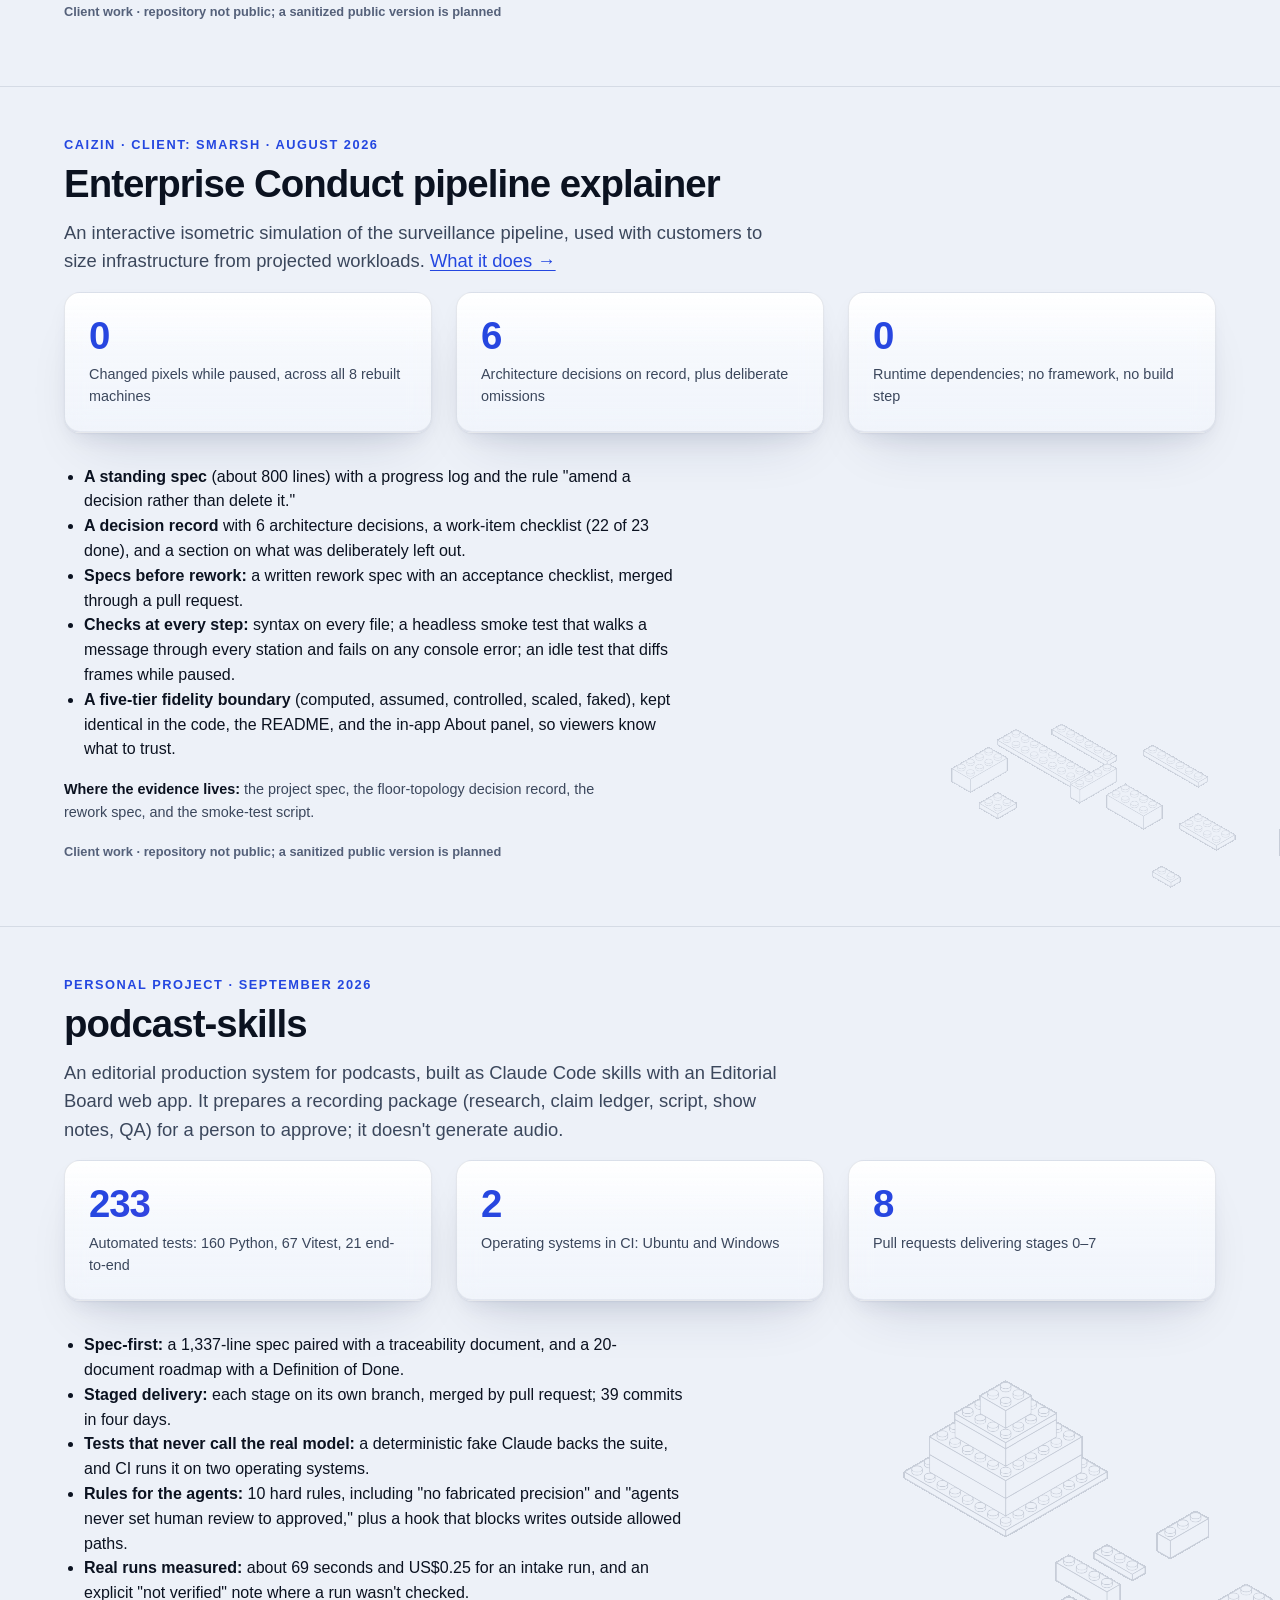
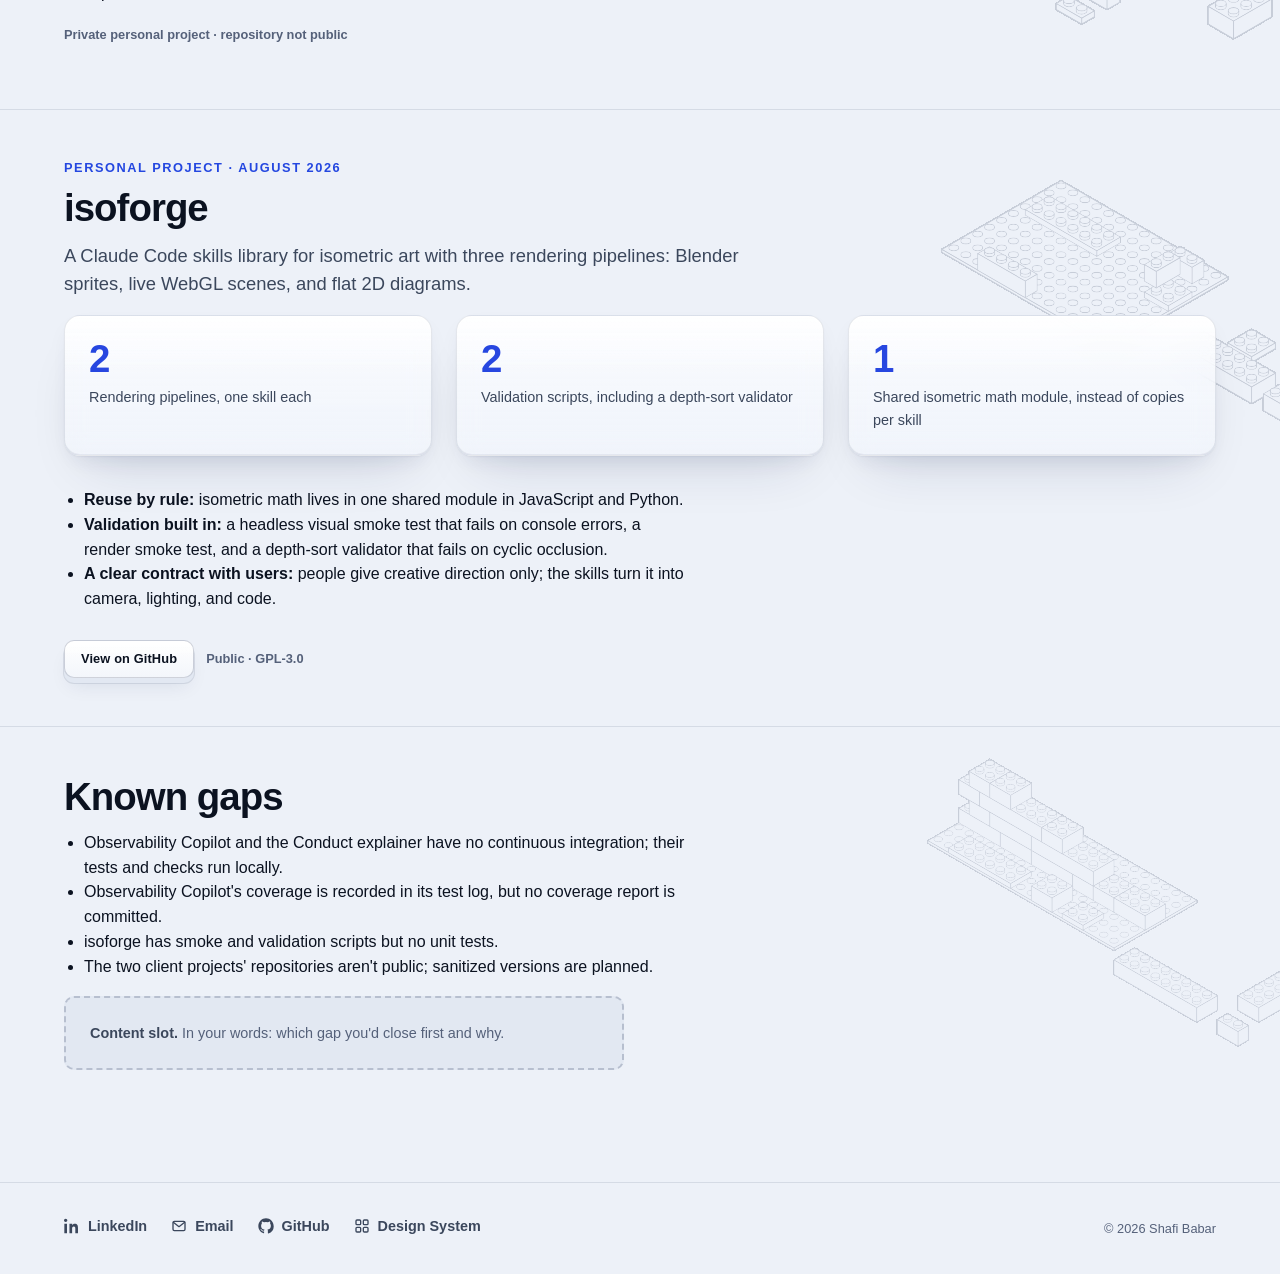
<file: pages/how-i-build.html>
<!DOCTYPE html>
<html lang="en">
<head>
<meta charset="UTF-8">
<meta name="viewport" content="width=device-width, initial-scale=1.0">
<title>How I Build — Shafi Babar</title>
<meta name="description" content="The engineering discipline behind Shafi Babar's AI builds: charters, decision records, test-first delivery, gated iterations, and build telemetry, with numbers from each repository.">
<meta property="og:title" content="How I Build — Shafi Babar">
<meta property="og:description" content="The engineering discipline behind Shafi Babar's AI builds: charters, decision records, test-first delivery, gated iterations, and build telemetry, with numbers from each repository.">
<meta property="og:type" content="website">
<meta property="og:image" content="../assets/profile.jpg">
<link rel="icon" href="data:image/svg+xml,%3Csvg%20xmlns='http://www.w3.org/2000/svg'%20viewBox='-15.1%20-13%2030.1%2030.2'%3E%3Cstyle%3E*{stroke:%230b1220;stroke-width:.9;stroke-linejoin:round}.t,.tp{fill:%236f8cff}.l{fill:%232447e0}.r{fill:%2315289a}.s{fill:%233a5cf0}@media%20(prefers-color-scheme:dark){*{stroke:%23e9eef6}.t,.tp{fill:%239db4ff}.l{fill:%234f7bff}.r{fill:%232447e0}.s{fill:%236f8cff}}%3C/style%3E%3Cpolygon%20class='l'%20points='-13.9,8%200,16%200,6.4%20-13.9,-1.6'/%3E%3Cpolygon%20class='r'%20points='13.9,8%200,16%200,6.4%2013.9,-1.6'/%3E%3Cpolygon%20class='tp'%20points='0,-9.6%2013.9,-1.6%200,6.4%20-13.9,-1.6'/%3E%3Cpath%20class='s'%20d='M-2.9%20-7.8V-5.6A2.9%201.7%200%200%200%202.9%20-5.6V-7.8Z'/%3E%3Cellipse%20class='t'%20cx='0'%20cy='-7.8'%20rx='2.9'%20ry='1.7'/%3E%3Cpath%20class='s'%20d='M4%20-3.8V-1.6A2.9%201.7%200%200%200%209.9%20-1.6V-3.8Z'/%3E%3Cellipse%20class='t'%20cx='6.9'%20cy='-3.8'%20rx='2.9'%20ry='1.7'/%3E%3Cpath%20class='s'%20d='M-9.9%20-3.8V-1.6A2.9%201.7%200%200%200%20-4%20-1.6V-3.8Z'/%3E%3Cellipse%20class='t'%20cx='-6.9'%20cy='-3.8'%20rx='2.9'%20ry='1.7'/%3E%3Cpath%20class='s'%20d='M-2.9%200.2V2.4A2.9%201.7%200%200%200%202.9%202.4V0.2Z'/%3E%3Cellipse%20class='t'%20cx='0'%20cy='0.2'%20rx='2.9'%20ry='1.7'/%3E%3C/svg%3E">
<script>
(function(){var d=document.documentElement,t;d.className+=" js";try{t=localStorage.getItem("theme")}catch(e){}if(t!=="light"&&t!=="dark")t=matchMedia("(prefers-color-scheme: dark)").matches?"dark":"light";d.setAttribute("data-theme",t)})();
</script>
<link rel="stylesheet" href="../css/styles.css">
</head>
<body>
<a class="skip-link" href="#main">Skip to content</a>
<svg width="0" height="0" style="position:absolute" aria-hidden="true" focusable="false">
  <defs>
    <linearGradient id="g-top" x1="0" y1="0" x2="0.3" y2="1"><stop offset="0" class="stop-top-hi"/><stop offset="1" class="stop-top-lo"/></linearGradient>
    <linearGradient id="g-left" x1="0" y1="0" x2="1" y2="1"><stop offset="0" class="stop-left-hi"/><stop offset="1" class="stop-left-lo"/></linearGradient>
    <linearGradient id="g-right" x1="1" y1="0" x2="0" y2="1"><stop offset="0" class="stop-right-hi"/><stop offset="1" class="stop-right-lo"/></linearGradient>
    <linearGradient id="g-atop" x1="0" y1="0" x2="0.3" y2="1"><stop offset="0" class="stop-atop-hi"/><stop offset="1" class="stop-atop-lo"/></linearGradient>
    <linearGradient id="g-aleft" x1="0" y1="0" x2="1" y2="1"><stop offset="0" class="stop-aleft-hi"/><stop offset="1" class="stop-aleft-lo"/></linearGradient>
    <linearGradient id="g-aright" x1="1" y1="0" x2="0" y2="1"><stop offset="0" class="stop-aright-hi"/><stop offset="1" class="stop-aright-lo"/></linearGradient>
    <linearGradient id="bk-gloss" x1="0" y1="0" x2="1" y2="1"><stop offset="0" stop-color="#fff" stop-opacity=".5"/><stop offset=".6" stop-color="#fff" stop-opacity="0"/></linearGradient>
    <filter id="f-soft-sm" x="-30%" y="-40%" width="160%" height="180%"><feGaussianBlur stdDeviation="4"/></filter>
  </defs>
</svg>
<header class="site-header">
  <div class="dock surface-glass">
    <a class="brand" href="../index.html">
      <svg viewBox="-14.7 -12.6 29.3 29.4" aria-hidden="true"><polygon points="-13.9,8 0,16 0,6.4 -13.9,-1.6" fill="currentColor" opacity=".72"/><polygon points="13.9,8 0,16 0,6.4 13.9,-1.6" fill="currentColor" opacity=".48"/><polygon points="0,-9.6 13.9,-1.6 0,6.4 -13.9,-1.6" fill="currentColor"/><g stroke="var(--color-surface)" stroke-width=".6"><path d="M-2.9 -7.8V-5.6A2.9 1.7 0 0 0 2.9 -5.6V-7.8Z" fill="currentColor" opacity=".8"/><ellipse cx="0" cy="-7.8" rx="2.9" ry="1.7" fill="currentColor"/><path d="M4 -3.8V-1.6A2.9 1.7 0 0 0 9.9 -1.6V-3.8Z" fill="currentColor" opacity=".8"/><ellipse cx="6.9" cy="-3.8" rx="2.9" ry="1.7" fill="currentColor"/><path d="M-9.9 -3.8V-1.6A2.9 1.7 0 0 0 -4 -1.6V-3.8Z" fill="currentColor" opacity=".8"/><ellipse cx="-6.9" cy="-3.8" rx="2.9" ry="1.7" fill="currentColor"/><path d="M-2.9 0.2V2.4A2.9 1.7 0 0 0 2.9 2.4V0.2Z" fill="currentColor" opacity=".8"/><ellipse cx="0" cy="0.2" rx="2.9" ry="1.7" fill="currentColor"/></g></svg>
      Shafi Babar
    </a>
    <nav aria-label="Primary">
      <ul class="nav-links" id="primary-nav" data-nav-links>
        <li><a href="../index.html">Home</a></li>
        <li><a href="portfolio.html">Portfolio</a></li>
        <li><a href="how-i-build.html">How I Build</a></li>
        <li><a href="how-i-research.html">How I Research</a></li>
        <li><a href="case-studies.html">Case Studies</a></li>
        <li><a href="ai.html">AI Practice</a></li>
        <li><a href="design.html">Design</a></li>
        <li><a href="resume.html">Resume</a></li>
      </ul>
    </nav>
    <div class="nav-controls">
      <button type="button" class="theme-switch" role="switch" aria-checked="false" aria-label="Dark theme" data-theme-toggle>
        <span class="theme-switch__track" aria-hidden="true">
          <svg class="theme-switch__icon theme-switch__icon--sun" viewBox="0 0 24 24" fill="none" stroke="currentColor" stroke-width="2.2" stroke-linecap="round"><circle cx="12" cy="12" r="4"/><path d="M12 2v2M12 20v2M4.9 4.9l1.4 1.4M17.7 17.7l1.4 1.4M2 12h2M20 12h2M4.9 19.1l1.4-1.4M17.7 6.3l1.4-1.4"/></svg>
          <svg class="theme-switch__icon theme-switch__icon--moon" viewBox="0 0 24 24" fill="none" stroke="currentColor" stroke-width="2.2" stroke-linecap="round"><path d="M21 12.5A8.5 8.5 0 1 1 11.5 3a7 7 0 0 0 9.5 9.5Z"/></svg>
          <span class="theme-switch__knob"></span>
        </span>
      </button>
      <button type="button" class="nav-toggle" data-nav-toggle aria-expanded="false" aria-controls="primary-nav" aria-label="Menu">
        <svg viewBox="0 0 24 24" width="20" height="20" fill="none" stroke="currentColor" stroke-width="2" stroke-linecap="round" aria-hidden="true"><path d="M4 7h16M4 12h16M4 17h16"/></svg>
      </button>
    </div>
  </div>
</header>

<main id="main">
  <section class="page-hero">
    <div class="container page-hero-grid">
      <div>
        <p class="eyebrow">How I Build</p>
        <h1>The discipline behind the builds</h1>
        <p class="hero-lede">I direct AI-assisted builds the way I run product: a written charter, decisions on record, tests before code, gated iterations, and measurement of the build itself. Numbers on this page are as recorded in each project's own repository, as of September 2026.</p>
        <ul class="jump-links" aria-label="Jump to a section">
          <li><a href="#method">Method</a></li>
          <li><a href="#glance">At a glance</a></li>
          <li><a href="#matrix">Practice matrix</a></li>
          <li><a href="#copilot">Observability Copilot</a></li>
          <li><a href="#explainer">Conduct explainer</a></li>
          <li><a href="#podcast">podcast-skills</a></li>
          <li><a href="#isoforge">isoforge</a></li>
          <li><a href="#gaps">Known gaps</a></li>
        </ul>
      </div>
        <div class="tilt-card motif-card" data-tilt aria-hidden="true">
          <div class="tilt-card__glass"><div class="tilt-card__sheen"></div></div>
          <div class="depth z-1"><svg viewBox="-60.4 -45.2 134.7 134.7" focusable="false"><g class="bk bk-plate"><polygon class="bk-left" points="-55.4,32 13.9,72 13.9,70.4 -55.4,30.4"/><polygon class="bk-right" points="69.3,40 13.9,72 13.9,70.4 69.3,38.4"/><polygon class="bk-top" points="0,-1.6 69.3,38.4 13.9,70.4 -55.4,30.4"/><polygon class="bk-gloss" points="0,-1.6 69.3,38.4 13.9,70.4 -55.4,30.4"/><polyline class="bk-edge-hi" points="-55.4,30.4 13.9,70.4 69.3,38.4"/><ellipse class="bk-top" cx="0" cy="1.6" rx="2.9" ry="1.7"/><ellipse class="bk-top" cx="-6.9" cy="5.6" rx="2.9" ry="1.7"/><ellipse class="bk-top" cx="6.9" cy="5.6" rx="2.9" ry="1.7"/><ellipse class="bk-top" cx="-13.9" cy="9.6" rx="2.9" ry="1.7"/><ellipse class="bk-top" cx="0" cy="9.6" rx="2.9" ry="1.7"/><ellipse class="bk-top" cx="13.9" cy="9.6" rx="2.9" ry="1.7"/><ellipse class="bk-top" cx="-20.8" cy="13.6" rx="2.9" ry="1.7"/><ellipse class="bk-top" cx="-6.9" cy="13.6" rx="2.9" ry="1.7"/><ellipse class="bk-top" cx="6.9" cy="13.6" rx="2.9" ry="1.7"/><ellipse class="bk-top" cx="20.8" cy="13.6" rx="2.9" ry="1.7"/><ellipse class="bk-top" cx="-27.7" cy="17.6" rx="2.9" ry="1.7"/><ellipse class="bk-top" cx="0" cy="17.6" rx="2.9" ry="1.7"/><ellipse class="bk-top" cx="13.9" cy="17.6" rx="2.9" ry="1.7"/><ellipse class="bk-top" cx="27.7" cy="17.6" rx="2.9" ry="1.7"/><ellipse class="bk-top" cx="-34.6" cy="21.6" rx="2.9" ry="1.7"/><ellipse class="bk-top" cx="6.9" cy="21.6" rx="2.9" ry="1.7"/><ellipse class="bk-top" cx="20.8" cy="21.6" rx="2.9" ry="1.7"/><ellipse class="bk-top" cx="34.6" cy="21.6" rx="2.9" ry="1.7"/><ellipse class="bk-top" cx="-41.6" cy="25.6" rx="2.9" ry="1.7"/><ellipse class="bk-top" cx="-27.7" cy="25.6" rx="2.9" ry="1.7"/><ellipse class="bk-top" cx="13.9" cy="25.6" rx="2.9" ry="1.7"/><ellipse class="bk-top" cx="27.7" cy="25.6" rx="2.9" ry="1.7"/><ellipse class="bk-top" cx="41.6" cy="25.6" rx="2.9" ry="1.7"/><ellipse class="bk-top" cx="-48.5" cy="29.6" rx="2.9" ry="1.7"/><ellipse class="bk-top" cx="-20.8" cy="29.6" rx="2.9" ry="1.7"/><ellipse class="bk-top" cx="20.8" cy="29.6" rx="2.9" ry="1.7"/><ellipse class="bk-top" cx="34.6" cy="29.6" rx="2.9" ry="1.7"/><ellipse class="bk-top" cx="48.5" cy="29.6" rx="2.9" ry="1.7"/><ellipse class="bk-top" cx="-41.6" cy="33.6" rx="2.9" ry="1.7"/><ellipse class="bk-top" cx="-13.9" cy="33.6" rx="2.9" ry="1.7"/><ellipse class="bk-top" cx="27.7" cy="33.6" rx="2.9" ry="1.7"/><ellipse class="bk-top" cx="41.6" cy="33.6" rx="2.9" ry="1.7"/><ellipse class="bk-top" cx="55.4" cy="33.6" rx="2.9" ry="1.7"/><ellipse class="bk-top" cx="-34.6" cy="37.6" rx="2.9" ry="1.7"/><ellipse class="bk-top" cx="-20.8" cy="37.6" rx="2.9" ry="1.7"/><ellipse class="bk-top" cx="-6.9" cy="37.6" rx="2.9" ry="1.7"/><ellipse class="bk-top" cx="34.6" cy="37.6" rx="2.9" ry="1.7"/><ellipse class="bk-top" cx="48.5" cy="37.6" rx="2.9" ry="1.7"/><ellipse class="bk-top" cx="62.4" cy="37.6" rx="2.9" ry="1.7"/><ellipse class="bk-top" cx="-27.7" cy="41.6" rx="2.9" ry="1.7"/><ellipse class="bk-top" cx="-13.9" cy="41.6" rx="2.9" ry="1.7"/><ellipse class="bk-top" cx="0" cy="41.6" rx="2.9" ry="1.7"/><ellipse class="bk-top" cx="41.6" cy="41.6" rx="2.9" ry="1.7"/><ellipse class="bk-top" cx="55.4" cy="41.6" rx="2.9" ry="1.7"/><ellipse class="bk-top" cx="-20.8" cy="45.6" rx="2.9" ry="1.7"/><ellipse class="bk-top" cx="-6.9" cy="45.6" rx="2.9" ry="1.7"/><ellipse class="bk-top" cx="6.9" cy="45.6" rx="2.9" ry="1.7"/><ellipse class="bk-top" cx="48.5" cy="45.6" rx="2.9" ry="1.7"/><ellipse class="bk-top" cx="-13.9" cy="49.6" rx="2.9" ry="1.7"/><ellipse class="bk-top" cx="0" cy="49.6" rx="2.9" ry="1.7"/><ellipse class="bk-top" cx="13.9" cy="49.6" rx="2.9" ry="1.7"/><ellipse class="bk-top" cx="41.6" cy="49.6" rx="2.9" ry="1.7"/><ellipse class="bk-top" cx="-6.9" cy="53.6" rx="2.9" ry="1.7"/><ellipse class="bk-top" cx="20.8" cy="53.6" rx="2.9" ry="1.7"/><ellipse class="bk-top" cx="34.6" cy="53.6" rx="2.9" ry="1.7"/><ellipse class="bk-top" cx="0" cy="57.6" rx="2.9" ry="1.7"/><ellipse class="bk-top" cx="13.9" cy="57.6" rx="2.9" ry="1.7"/><ellipse class="bk-top" cx="27.7" cy="57.6" rx="2.9" ry="1.7"/><ellipse class="bk-top" cx="6.9" cy="61.6" rx="2.9" ry="1.7"/><ellipse class="bk-top" cx="20.8" cy="61.6" rx="2.9" ry="1.7"/><ellipse class="bk-top" cx="13.9" cy="65.6" rx="2.9" ry="1.7"/></g></svg></div>
          <div class="depth z-2"><svg viewBox="-60.4 -45.2 134.7 134.7" focusable="false"><g class="bk bk-charcoal"><polygon class="bk-left" points="-27.7,22.4 0,38.4 0,28.8 -27.7,12.8"/><polygon class="bk-right" points="13.9,30.4 0,38.4 0,28.8 13.9,20.8"/><polygon class="bk-top" points="-13.9,4.8 13.9,20.8 0,28.8 -27.7,12.8"/><polygon class="bk-gloss" points="-13.9,4.8 13.9,20.8 0,28.8 -27.7,12.8"/><polyline class="bk-edge-hi" points="-27.7,12.8 0,28.8 13.9,20.8"/><path class="bk-left" d="M-16.8 7.1V8.8A2.9 1.7 0 0 0 -10.9 8.8V7.1Z"/><ellipse class="bk-top" cx="-13.9" cy="7.1" rx="2.9" ry="1.7"/><ellipse class="bk-hi" cx="-14.9" cy="6.7" rx="1.1" ry="0.6"/><path class="bk-left" d="M-23.7 11.1V12.8A2.9 1.7 0 0 0 -17.8 12.8V11.1Z"/><ellipse class="bk-top" cx="-20.8" cy="11.1" rx="2.9" ry="1.7"/><ellipse class="bk-hi" cx="-21.8" cy="10.7" rx="1.1" ry="0.6"/></g><g class="bk bk-silver"><polygon class="bk-left" points="0,38.4 27.7,54.4 27.7,44.8 0,28.8"/><polygon class="bk-right" points="41.6,46.4 27.7,54.4 27.7,44.8 41.6,36.8"/><polygon class="bk-top" points="13.9,20.8 41.6,36.8 27.7,44.8 0,28.8"/><polygon class="bk-gloss" points="13.9,20.8 41.6,36.8 27.7,44.8 0,28.8"/><polyline class="bk-edge-hi" points="0,28.8 27.7,44.8 41.6,36.8"/><path class="bk-left" d="M31.7 35.1V36.8A2.9 1.7 0 0 0 37.6 36.8V35.1Z"/><ellipse class="bk-top" cx="34.6" cy="35.1" rx="2.9" ry="1.7"/><ellipse class="bk-hi" cx="33.6" cy="34.7" rx="1.1" ry="0.6"/><path class="bk-left" d="M24.8 39.1V40.8A2.9 1.7 0 0 0 30.7 40.8V39.1Z"/><ellipse class="bk-top" cx="27.7" cy="39.1" rx="2.9" ry="1.7"/><ellipse class="bk-hi" cx="26.7" cy="38.7" rx="1.1" ry="0.6"/></g><g class="bk bk-graphite"><polygon class="bk-left" points="-20.8,16.8 6.9,32.8 6.9,23.2 -20.8,7.2"/><polygon class="bk-right" points="20.8,24.8 6.9,32.8 6.9,23.2 20.8,15.2"/><polygon class="bk-top" points="-6.9,-0.8 20.8,15.2 6.9,23.2 -20.8,7.2"/><polygon class="bk-gloss" points="-6.9,-0.8 20.8,15.2 6.9,23.2 -20.8,7.2"/><polyline class="bk-edge-hi" points="-20.8,7.2 6.9,23.2 20.8,15.2"/><path class="bk-left" d="M10.9 13.5V15.2A2.9 1.7 0 0 0 16.8 15.2V13.5Z"/><ellipse class="bk-top" cx="13.9" cy="13.5" rx="2.9" ry="1.7"/><ellipse class="bk-hi" cx="12.8" cy="13.1" rx="1.1" ry="0.6"/><path class="bk-left" d="M4 17.5V19.2A2.9 1.7 0 0 0 9.9 19.2V17.5Z"/><ellipse class="bk-top" cx="6.9" cy="17.5" rx="2.9" ry="1.7"/><ellipse class="bk-hi" cx="5.9" cy="17.1" rx="1.1" ry="0.6"/></g><g class="bk bk-navy"><polygon class="bk-left" points="6.9,32.8 20.8,40.8 20.8,31.2 6.9,23.2"/><polygon class="bk-right" points="34.6,32.8 20.8,40.8 20.8,31.2 34.6,23.2"/><polygon class="bk-top" points="20.8,15.2 34.6,23.2 20.8,31.2 6.9,23.2"/><polygon class="bk-gloss" points="20.8,15.2 34.6,23.2 20.8,31.2 6.9,23.2"/><polyline class="bk-edge-hi" points="6.9,23.2 20.8,31.2 34.6,23.2"/><path class="bk-left" d="M17.8 17.5V19.2A2.9 1.7 0 0 0 23.7 19.2V17.5Z"/><ellipse class="bk-top" cx="20.8" cy="17.5" rx="2.9" ry="1.7"/><ellipse class="bk-hi" cx="19.8" cy="17.1" rx="1.1" ry="0.6"/><path class="bk-left" d="M10.9 21.5V23.2A2.9 1.7 0 0 0 16.8 23.2V21.5Z"/><ellipse class="bk-top" cx="13.9" cy="21.5" rx="2.9" ry="1.7"/><ellipse class="bk-hi" cx="12.8" cy="21.1" rx="1.1" ry="0.6"/><path class="bk-left" d="M24.8 21.5V23.2A2.9 1.7 0 0 0 30.7 23.2V21.5Z"/><ellipse class="bk-top" cx="27.7" cy="21.5" rx="2.9" ry="1.7"/><ellipse class="bk-hi" cx="26.7" cy="21.1" rx="1.1" ry="0.6"/><path class="bk-left" d="M17.8 25.5V27.2A2.9 1.7 0 0 0 23.7 27.2V25.5Z"/><ellipse class="bk-top" cx="20.8" cy="25.5" rx="2.9" ry="1.7"/><ellipse class="bk-hi" cx="19.8" cy="25.1" rx="1.1" ry="0.6"/></g><g class="bk bk-black"><polygon class="bk-left" points="-27.7,3.2 -13.9,11.2 -13.9,1.6 -27.7,-6.4"/><polygon class="bk-right" points="0,3.2 -13.9,11.2 -13.9,1.6 0,-6.4"/><polygon class="bk-top" points="-13.9,-14.4 0,-6.4 -13.9,1.6 -27.7,-6.4"/><polygon class="bk-gloss" points="-13.9,-14.4 0,-6.4 -13.9,1.6 -27.7,-6.4"/><polyline class="bk-edge-hi" points="-27.7,-6.4 -13.9,1.6 0,-6.4"/><path class="bk-left" d="M-16.8 -12.1V-10.4A2.9 1.7 0 0 0 -10.9 -10.4V-12.1Z"/><ellipse class="bk-top" cx="-13.9" cy="-12.1" rx="2.9" ry="1.7"/><ellipse class="bk-hi" cx="-14.9" cy="-12.5" rx="1.1" ry="0.6"/><path class="bk-left" d="M-23.7 -8.1V-6.4A2.9 1.7 0 0 0 -17.8 -6.4V-8.1Z"/><ellipse class="bk-top" cx="-20.8" cy="-8.1" rx="2.9" ry="1.7"/><ellipse class="bk-hi" cx="-21.8" cy="-8.5" rx="1.1" ry="0.6"/><path class="bk-left" d="M-9.9 -8.1V-6.4A2.9 1.7 0 0 0 -4 -6.4V-8.1Z"/><ellipse class="bk-top" cx="-6.9" cy="-8.1" rx="2.9" ry="1.7"/><ellipse class="bk-hi" cx="-8" cy="-8.5" rx="1.1" ry="0.6"/><path class="bk-left" d="M-16.8 -4.1V-2.4A2.9 1.7 0 0 0 -10.9 -2.4V-4.1Z"/><ellipse class="bk-top" cx="-13.9" cy="-4.1" rx="2.9" ry="1.7"/><ellipse class="bk-hi" cx="-14.9" cy="-4.5" rx="1.1" ry="0.6"/></g><g class="bk bk-white"><polygon class="bk-left" points="-13.9,11.2 0,19.2 0,9.6 -13.9,1.6"/><polygon class="bk-right" points="13.9,11.2 0,19.2 0,9.6 13.9,1.6"/><polygon class="bk-top" points="0,-6.4 13.9,1.6 0,9.6 -13.9,1.6"/><polygon class="bk-gloss" points="0,-6.4 13.9,1.6 0,9.6 -13.9,1.6"/><polyline class="bk-edge-hi" points="-13.9,1.6 0,9.6 13.9,1.6"/><path class="bk-left" d="M-2.9 -4.1V-2.4A2.9 1.7 0 0 0 2.9 -2.4V-4.1Z"/><ellipse class="bk-top" cx="0" cy="-4.1" rx="2.9" ry="1.7"/><ellipse class="bk-hi" cx="-1" cy="-4.5" rx="1.1" ry="0.6"/><path class="bk-left" d="M-9.9 -0.1V1.6A2.9 1.7 0 0 0 -4 1.6V-0.1Z"/><ellipse class="bk-top" cx="-6.9" cy="-0.1" rx="2.9" ry="1.7"/><ellipse class="bk-hi" cx="-8" cy="-0.5" rx="1.1" ry="0.6"/><path class="bk-left" d="M4 -0.1V1.6A2.9 1.7 0 0 0 9.9 1.6V-0.1Z"/><ellipse class="bk-top" cx="6.9" cy="-0.1" rx="2.9" ry="1.7"/><ellipse class="bk-hi" cx="5.9" cy="-0.5" rx="1.1" ry="0.6"/><path class="bk-left" d="M-2.9 3.9V5.6A2.9 1.7 0 0 0 2.9 5.6V3.9Z"/><ellipse class="bk-top" cx="0" cy="3.9" rx="2.9" ry="1.7"/><ellipse class="bk-hi" cx="-1" cy="3.5" rx="1.1" ry="0.6"/></g><g class="bk bk-gray"><polygon class="bk-left" points="-41.6,30.4 -27.7,38.4 -27.7,35.2 -41.6,27.2"/><polygon class="bk-right" points="-20.8,34.4 -27.7,38.4 -27.7,35.2 -20.8,31.2"/><polygon class="bk-top" points="-34.6,23.2 -20.8,31.2 -27.7,35.2 -41.6,27.2"/><polygon class="bk-gloss" points="-34.6,23.2 -20.8,31.2 -27.7,35.2 -41.6,27.2"/><polyline class="bk-edge-hi" points="-41.6,27.2 -27.7,35.2 -20.8,31.2"/><path class="bk-left" d="M-37.6 25.5V27.2A2.9 1.7 0 0 0 -31.7 27.2V25.5Z"/><ellipse class="bk-top" cx="-34.6" cy="25.5" rx="2.9" ry="1.7"/><ellipse class="bk-hi" cx="-35.7" cy="25.1" rx="1.1" ry="0.6"/><path class="bk-left" d="M-30.7 29.5V31.2A2.9 1.7 0 0 0 -24.8 31.2V29.5Z"/><ellipse class="bk-top" cx="-27.7" cy="29.5" rx="2.9" ry="1.7"/><ellipse class="bk-hi" cx="-28.7" cy="29.1" rx="1.1" ry="0.6"/></g><g class="bk bk-navy"><polygon class="bk-left" points="0,54.4 6.9,58.4 6.9,48.8 0,44.8"/><polygon class="bk-right" points="13.9,54.4 6.9,58.4 6.9,48.8 13.9,44.8"/><polygon class="bk-top" points="6.9,40.8 13.9,44.8 6.9,48.8 0,44.8"/><polygon class="bk-gloss" points="6.9,40.8 13.9,44.8 6.9,48.8 0,44.8"/><polyline class="bk-edge-hi" points="0,44.8 6.9,48.8 13.9,44.8"/><path class="bk-left" d="M4 43.1V44.8A2.9 1.7 0 0 0 9.9 44.8V43.1Z"/><ellipse class="bk-top" cx="6.9" cy="43.1" rx="2.9" ry="1.7"/><ellipse class="bk-hi" cx="5.9" cy="42.7" rx="1.1" ry="0.6"/></g></svg></div>
          <div class="depth z-4"><svg viewBox="-60.4 -45.2 134.7 134.7" focusable="false"><g class="bk bk-blue"><polygon class="bk-left" points="0,-8.4 27.7,7.6 27.7,-2 0,-18"/><polygon class="bk-right" points="41.6,-0.4 27.7,7.6 27.7,-2 41.6,-10"/><polygon class="bk-top" points="13.9,-26 41.6,-10 27.7,-2 0,-18"/><polygon class="bk-gloss" points="13.9,-26 41.6,-10 27.7,-2 0,-18"/><polyline class="bk-edge-hi" points="0,-18 27.7,-2 41.6,-10"/><path class="bk-left" d="M10.9 -23.7V-22A2.9 1.7 0 0 0 16.8 -22V-23.7Z"/><ellipse class="bk-top" cx="13.9" cy="-23.7" rx="2.9" ry="1.7"/><ellipse class="bk-hi" cx="12.8" cy="-24.1" rx="1.1" ry="0.6"/><path class="bk-left" d="M4 -19.7V-18A2.9 1.7 0 0 0 9.9 -18V-19.7Z"/><ellipse class="bk-top" cx="6.9" cy="-19.7" rx="2.9" ry="1.7"/><ellipse class="bk-hi" cx="5.9" cy="-20.1" rx="1.1" ry="0.6"/><path class="bk-left" d="M17.8 -19.7V-18A2.9 1.7 0 0 0 23.7 -18V-19.7Z"/><ellipse class="bk-top" cx="20.8" cy="-19.7" rx="2.9" ry="1.7"/><ellipse class="bk-hi" cx="19.8" cy="-20.1" rx="1.1" ry="0.6"/><path class="bk-left" d="M10.9 -15.7V-14A2.9 1.7 0 0 0 16.8 -14V-15.7Z"/><ellipse class="bk-top" cx="13.9" cy="-15.7" rx="2.9" ry="1.7"/><ellipse class="bk-hi" cx="12.8" cy="-16.1" rx="1.1" ry="0.6"/><path class="bk-left" d="M24.8 -15.7V-14A2.9 1.7 0 0 0 30.7 -14V-15.7Z"/><ellipse class="bk-top" cx="27.7" cy="-15.7" rx="2.9" ry="1.7"/><ellipse class="bk-hi" cx="26.7" cy="-16.1" rx="1.1" ry="0.6"/><path class="bk-left" d="M17.8 -11.7V-10A2.9 1.7 0 0 0 23.7 -10V-11.7Z"/><ellipse class="bk-top" cx="20.8" cy="-11.7" rx="2.9" ry="1.7"/><ellipse class="bk-hi" cx="19.8" cy="-12.1" rx="1.1" ry="0.6"/><path class="bk-left" d="M31.7 -11.7V-10A2.9 1.7 0 0 0 37.6 -10V-11.7Z"/><ellipse class="bk-top" cx="34.6" cy="-11.7" rx="2.9" ry="1.7"/><ellipse class="bk-hi" cx="33.6" cy="-12.1" rx="1.1" ry="0.6"/><path class="bk-left" d="M24.8 -7.7V-6A2.9 1.7 0 0 0 30.7 -6V-7.7Z"/><ellipse class="bk-top" cx="27.7" cy="-7.7" rx="2.9" ry="1.7"/><ellipse class="bk-hi" cx="26.7" cy="-8.1" rx="1.1" ry="0.6"/></g></svg></div>
        </div>
    </div>
  </section>

  <section class="depth-section" id="method" aria-labelledby="method-title">
    <div class="container">
      <h2 id="method-title">The method</h2>
      <p class="lead">The same six habits show up across the projects below. The matrix further down shows where each one is fully in place and where it isn't yet.</p>
      <ol class="stepper" aria-label="Build method">
        <li><strong>Charter</strong>Scope, gates, and rules before any code</li>
        <li><strong>Spec and decisions</strong>Dated records; amend, don't delete</li>
        <li><strong>Test first</strong>Red spec, then green; green stays green</li>
        <li><strong>Gated iterations</strong>Nothing significant ships without approval</li>
        <li><strong>Measure the build</strong>Tests, time, and cost per step</li>
        <li><strong>Record and hand off</strong>Build logs and project memory</li>
      </ol>
    </div>
  </section>

  <section class="depth-section" id="glance" aria-labelledby="glance-title">
    <div class="container">
      <h2 id="glance-title">At a glance</h2>
      <article class="tile tile--static dashboard" aria-labelledby="build-dash" style="max-width: 760px;">
        <header class="dashboard__header">
          <span class="dashboard__led" aria-hidden="true"></span>
          <h3 class="dashboard__title" id="build-dash">Build evidence</h3>
          <span class="dashboard__meta">as recorded in each repo</span>
        </header>
        <div class="dashboard__screen">
          <dl class="dashboard__grid">
            <div class="readout">
              <dt>Automated tests across two AI products <span class="readout__source">Observability Copilot 299 · podcast-skills 248</span></dt>
              <dd class="readout__value" data-counter data-target="547">547</dd>
            </div>
            <div class="readout">
              <dt>Dated decision records <span class="readout__source">Observability Copilot 20 · Conduct explainer 6</span></dt>
              <dd class="readout__value" data-counter data-target="26">26</dd>
            </div>
            <div class="readout">
              <dt>Logged test steps at 100% passing <span class="readout__source">Observability Copilot test log</span></dt>
              <dd class="readout__value" data-counter data-target="20" data-suffix="/20">20/20</dd>
            </div>
            <div class="readout">
              <dt>Tokens metered on one build, ~97% cache reads <span class="readout__source">Observability Copilot build telemetry</span></dt>
              <dd class="readout__value" data-counter data-target="447" data-prefix="~" data-suffix="M">~447M</dd>
            </div>
          </dl>
        </div>
      </article>
    </div>
  </section>

  <section class="depth-section" id="matrix" aria-labelledby="matrix-title">
    <div class="container">
      <h2 id="matrix-title">Practice matrix</h2>
      <p class="lead">Where each practice is in place, partly in place, or missing. The gaps are listed at the end of the page.</p>
      <div class="table-scroll">
        <table class="compare-table">
          <caption class="visually-hidden">Engineering practices by project</caption>
          <thead><tr><th scope="col">Practice</th><th scope="col">Observability Copilot</th><th scope="col">Conduct explainer</th><th scope="col">podcast-skills</th><th scope="col">isoforge</th></tr></thead>
          <tbody>
            <tr><th scope="row">Written charter or spec</th>
              <td><span class="mark mark--yes"><svg viewBox="0 0 24 24" fill="none" stroke="currentColor" stroke-width="2.5" stroke-linecap="round" stroke-linejoin="round" aria-hidden="true"><path d="m5 12 5 5 9-10"/></svg><span class="visually-hidden">Yes:</span></span> Kickoff charter</td><td><span class="mark mark--yes"><svg viewBox="0 0 24 24" fill="none" stroke="currentColor" stroke-width="2.5" stroke-linecap="round" stroke-linejoin="round" aria-hidden="true"><path d="m5 12 5 5 9-10"/></svg><span class="visually-hidden">Yes:</span></span> 800-line spec</td><td><span class="mark mark--yes"><svg viewBox="0 0 24 24" fill="none" stroke="currentColor" stroke-width="2.5" stroke-linecap="round" stroke-linejoin="round" aria-hidden="true"><path d="m5 12 5 5 9-10"/></svg><span class="visually-hidden">Yes:</span></span> 1,337-line spec</td><td><span class="mark mark--yes"><svg viewBox="0 0 24 24" fill="none" stroke="currentColor" stroke-width="2.5" stroke-linecap="round" stroke-linejoin="round" aria-hidden="true"><path d="m5 12 5 5 9-10"/></svg><span class="visually-hidden">Yes:</span></span> Project spec</td></tr>
            <tr><th scope="row">Decision records</th>
              <td><span class="mark mark--yes"><svg viewBox="0 0 24 24" fill="none" stroke="currentColor" stroke-width="2.5" stroke-linecap="round" stroke-linejoin="round" aria-hidden="true"><path d="m5 12 5 5 9-10"/></svg><span class="visually-hidden">Yes:</span></span> 20 dated</td><td><span class="mark mark--yes"><svg viewBox="0 0 24 24" fill="none" stroke="currentColor" stroke-width="2.5" stroke-linecap="round" stroke-linejoin="round" aria-hidden="true"><path d="m5 12 5 5 9-10"/></svg><span class="visually-hidden">Yes:</span></span> 6, with omissions</td><td><span class="mark mark--partial"><svg viewBox="0 0 24 24" fill="none" stroke="currentColor" stroke-width="2.5" stroke-linecap="round" aria-hidden="true"><path d="M6 12h12"/></svg><span class="visually-hidden">Partly:</span></span> Traceability docs</td><td><span class="mark mark--no"><svg viewBox="0 0 24 24" fill="none" stroke="currentColor" stroke-width="2.5" stroke-linecap="round" aria-hidden="true"><path d="M6 6l12 12M18 6 6 18"/></svg><span class="visually-hidden">No:</span></span> None</td></tr>
            <tr><th scope="row">Automated tests</th>
              <td><span class="mark mark--yes"><svg viewBox="0 0 24 24" fill="none" stroke="currentColor" stroke-width="2.5" stroke-linecap="round" stroke-linejoin="round" aria-hidden="true"><path d="m5 12 5 5 9-10"/></svg><span class="visually-hidden">Yes:</span></span> 299, test-first</td><td><span class="mark mark--partial"><svg viewBox="0 0 24 24" fill="none" stroke="currentColor" stroke-width="2.5" stroke-linecap="round" aria-hidden="true"><path d="M6 12h12"/></svg><span class="visually-hidden">Partly:</span></span> 3 checks</td><td><span class="mark mark--yes"><svg viewBox="0 0 24 24" fill="none" stroke="currentColor" stroke-width="2.5" stroke-linecap="round" stroke-linejoin="round" aria-hidden="true"><path d="m5 12 5 5 9-10"/></svg><span class="visually-hidden">Yes:</span></span> 248, incl. e2e</td><td><span class="mark mark--partial"><svg viewBox="0 0 24 24" fill="none" stroke="currentColor" stroke-width="2.5" stroke-linecap="round" aria-hidden="true"><path d="M6 12h12"/></svg><span class="visually-hidden">Partly:</span></span> 3 smoke checks</td></tr>
            <tr><th scope="row">Continuous integration</th>
              <td><span class="mark mark--no"><svg viewBox="0 0 24 24" fill="none" stroke="currentColor" stroke-width="2.5" stroke-linecap="round" aria-hidden="true"><path d="M6 6l12 12M18 6 6 18"/></svg><span class="visually-hidden">No:</span></span> Local only</td><td><span class="mark mark--no"><svg viewBox="0 0 24 24" fill="none" stroke="currentColor" stroke-width="2.5" stroke-linecap="round" aria-hidden="true"><path d="M6 6l12 12M18 6 6 18"/></svg><span class="visually-hidden">No:</span></span> Local only</td><td><span class="mark mark--yes"><svg viewBox="0 0 24 24" fill="none" stroke="currentColor" stroke-width="2.5" stroke-linecap="round" stroke-linejoin="round" aria-hidden="true"><path d="m5 12 5 5 9-10"/></svg><span class="visually-hidden">Yes:</span></span> Ubuntu + Windows</td><td><span class="mark mark--no"><svg viewBox="0 0 24 24" fill="none" stroke="currentColor" stroke-width="2.5" stroke-linecap="round" aria-hidden="true"><path d="M6 6l12 12M18 6 6 18"/></svg><span class="visually-hidden">No:</span></span> None</td></tr>
            <tr><th scope="row">Gated or staged delivery</th>
              <td><span class="mark mark--yes"><svg viewBox="0 0 24 24" fill="none" stroke="currentColor" stroke-width="2.5" stroke-linecap="round" stroke-linejoin="round" aria-hidden="true"><path d="m5 12 5 5 9-10"/></svg><span class="visually-hidden">Yes:</span></span> 4 gated iterations</td><td><span class="mark mark--partial"><svg viewBox="0 0 24 24" fill="none" stroke="currentColor" stroke-width="2.5" stroke-linecap="round" aria-hidden="true"><path d="M6 12h12"/></svg><span class="visually-hidden">Partly:</span></span> Spec'd rework via PR</td><td><span class="mark mark--yes"><svg viewBox="0 0 24 24" fill="none" stroke="currentColor" stroke-width="2.5" stroke-linecap="round" stroke-linejoin="round" aria-hidden="true"><path d="m5 12 5 5 9-10"/></svg><span class="visually-hidden">Yes:</span></span> Stages 0–7, 9 PRs</td><td><span class="mark mark--no"><svg viewBox="0 0 24 24" fill="none" stroke="currentColor" stroke-width="2.5" stroke-linecap="round" aria-hidden="true"><path d="M6 6l12 12M18 6 6 18"/></svg><span class="visually-hidden">No:</span></span> Not staged</td></tr>
            <tr><th scope="row">Build time and cost measured</th>
              <td><span class="mark mark--yes"><svg viewBox="0 0 24 24" fill="none" stroke="currentColor" stroke-width="2.5" stroke-linecap="round" stroke-linejoin="round" aria-hidden="true"><path d="m5 12 5 5 9-10"/></svg><span class="visually-hidden">Yes:</span></span> Per-prompt telemetry</td><td><span class="mark mark--no"><svg viewBox="0 0 24 24" fill="none" stroke="currentColor" stroke-width="2.5" stroke-linecap="round" aria-hidden="true"><path d="M6 6l12 12M18 6 6 18"/></svg><span class="visually-hidden">No:</span></span> Not measured</td><td><span class="mark mark--partial"><svg viewBox="0 0 24 24" fill="none" stroke="currentColor" stroke-width="2.5" stroke-linecap="round" aria-hidden="true"><path d="M6 12h12"/></svg><span class="visually-hidden">Partly:</span></span> Recorded run costs</td><td><span class="mark mark--no"><svg viewBox="0 0 24 24" fill="none" stroke="currentColor" stroke-width="2.5" stroke-linecap="round" aria-hidden="true"><path d="M6 6l12 12M18 6 6 18"/></svg><span class="visually-hidden">No:</span></span> Not measured</td></tr>
            <tr><th scope="row">Limits written down</th>
              <td><span class="mark mark--partial"><svg viewBox="0 0 24 24" fill="none" stroke="currentColor" stroke-width="2.5" stroke-linecap="round" aria-hidden="true"><path d="M6 12h12"/></svg><span class="visually-hidden">Partly:</span></span> Unverified steps flagged</td><td><span class="mark mark--yes"><svg viewBox="0 0 24 24" fill="none" stroke="currentColor" stroke-width="2.5" stroke-linecap="round" stroke-linejoin="round" aria-hidden="true"><path d="m5 12 5 5 9-10"/></svg><span class="visually-hidden">Yes:</span></span> 5-tier fidelity boundary</td><td><span class="mark mark--yes"><svg viewBox="0 0 24 24" fill="none" stroke="currentColor" stroke-width="2.5" stroke-linecap="round" stroke-linejoin="round" aria-hidden="true"><path d="m5 12 5 5 9-10"/></svg><span class="visually-hidden">Yes:</span></span> "No fabricated precision"</td><td><span class="mark mark--partial"><svg viewBox="0 0 24 24" fill="none" stroke="currentColor" stroke-width="2.5" stroke-linecap="round" aria-hidden="true"><path d="M6 12h12"/></svg><span class="visually-hidden">Partly:</span></span> Performance targets</td></tr>
            <tr><th scope="row">Project memory for handoff</th>
              <td><span class="mark mark--yes"><svg viewBox="0 0 24 24" fill="none" stroke="currentColor" stroke-width="2.5" stroke-linecap="round" stroke-linejoin="round" aria-hidden="true"><path d="m5 12 5 5 9-10"/></svg><span class="visually-hidden">Yes:</span></span> Context docs + build log</td><td><span class="mark mark--yes"><svg viewBox="0 0 24 24" fill="none" stroke="currentColor" stroke-width="2.5" stroke-linecap="round" stroke-linejoin="round" aria-hidden="true"><path d="m5 12 5 5 9-10"/></svg><span class="visually-hidden">Yes:</span></span> Spec + progress log</td><td><span class="mark mark--yes"><svg viewBox="0 0 24 24" fill="none" stroke="currentColor" stroke-width="2.5" stroke-linecap="round" stroke-linejoin="round" aria-hidden="true"><path d="m5 12 5 5 9-10"/></svg><span class="visually-hidden">Yes:</span></span> Rules + roadmap</td><td><span class="mark mark--partial"><svg viewBox="0 0 24 24" fill="none" stroke="currentColor" stroke-width="2.5" stroke-linecap="round" aria-hidden="true"><path d="M6 12h12"/></svg><span class="visually-hidden">Partly:</span></span> Project spec</td></tr>
          </tbody>
        </table>
      </div>
    </div>
  </section>

  <section class="depth-section" id="copilot" aria-labelledby="copilot-title">
    <div class="container">
      <p class="eyebrow">Caizin · Client: Smarsh · June–July 2026</p>
      <h2 id="copilot-title">Observability Copilot</h2>
      <p class="lead">An AI reasoning layer over the team's Datadog stack, built by an AI coding agent under my direction. I wrote no code by hand. <a href="portfolio.html#native-ai">What it does →</a></p>

      <div class="bento">
        <article class="tile tile--static stat-card span-2"><span class="tile-stat" data-counter data-target="299">299</span><p class="stat-label">Automated tests, all passing</p></article>
        <article class="tile tile--static stat-card span-2"><span class="tile-stat" data-counter data-target="98" data-suffix="%">98%</span><p class="stat-label">Code coverage, as recorded in the test log</p></article>
        <article class="tile tile--static stat-card span-2"><span class="tile-stat" data-counter data-target="20">20</span><p class="stat-label">Dated decision records</p></article>
      </div>

      <figure class="chart tile tile--static" data-chart="line" style="margin-top: var(--space-5);">
        <figcaption>Passing tests at each of the 20 logged steps, June 26 to July 27, 2026 (100% passing at every step)</figcaption>
        <details class="chart-table" open><summary>Data table</summary>
          <table>
            <thead><tr><th scope="col">Step</th><th scope="col">Passing tests</th><th scope="col">Date</th><th scope="col">What changed</th></tr></thead>
            <tbody>
              <tr><td>1</td><td>11</td><td>Jun 26</td><td>Foundation test baseline</td></tr>
              <tr><td>2</td><td>24</td><td>Jun 26</td><td>Data source interface and replay adapter</td></tr>
              <tr><td>3</td><td>32</td><td>Jun 26</td><td>Live Datadog adapter (read-only)</td></tr>
              <tr><td>4</td><td>43</td><td>Jun 26</td><td>Reasoning engine</td></tr>
              <tr><td>5</td><td>57</td><td>Jun 26</td><td>Investigation Workspace</td></tr>
              <tr><td>6</td><td>71</td><td>Jun 26</td><td>Chat endpoint and personas</td></tr>
              <tr><td>7</td><td>82</td><td>Jun 26</td><td>Incident Summary artifact</td></tr>
              <tr><td>8</td><td>98</td><td>Jun 26</td><td>Refactor and hardening pass</td></tr>
              <tr><td>9</td><td>113</td><td>Jun 26</td><td>Conversations, memory, and UI</td></tr>
              <tr><td>10</td><td>143</td><td>Jun 27</td><td>Build metrics subsystem</td></tr>
              <tr><td>11</td><td>154</td><td>Jul 3</td><td>Keyless model backend</td></tr>
              <tr><td>12</td><td>164</td><td>Jul 3</td><td>Metrics timeline</td></tr>
              <tr><td>13</td><td>168</td><td>Jul 3</td><td>Collector records test totals</td></tr>
              <tr><td>14</td><td>171</td><td>Jul 3</td><td>Escaped defect fixed, test gap closed</td></tr>
              <tr><td>15</td><td>196</td><td>Jul 8</td><td>Relevance and abuse guard</td></tr>
              <tr><td>16</td><td>231</td><td>Jul 8</td><td>Scoped investigations</td></tr>
              <tr><td>17</td><td>242</td><td>Jul 8</td><td>Scope UI and diagnostics</td></tr>
              <tr><td>18</td><td>243</td><td>Jul 8</td><td>Scope menu and browser smoke test</td></tr>
              <tr><td>19</td><td>274</td><td>Jul 27</td><td>Platform scope, backend</td></tr>
              <tr><td>20</td><td>279</td><td>Jul 27</td><td>Platform scope, composer</td></tr>
            </tbody>
          </table>
        </details>
      </figure>

      <div class="prose" style="margin-top: var(--space-6);">
        <ul>
          <li><strong>Charter first.</strong> A kickoff document set the gates (Plan → Design → Roadmap → approval → iterations) and the rule "propose, don't silently decide."</li>
          <li><strong>Test-first under a written invariant:</strong> once a test is green it stays green. Specs are written red first; every step runs the full suite and logs passing over total.</li>
          <li><strong>Defects owned in writing.</strong> When a UI switch shipped broken because tests checked that it existed rather than that it worked, the log records the root cause and the three tests added so it can't recur.</li>
          <li><strong>The build is measured.</strong> A hook records every prompt cycle: 66 cycles and about 447M tokens over the build, about 97% of them cache reads.</li>
          <li><strong>Guardrails on the build:</strong> no new dependency, cost, or security change without approval; never switch to a pricier model silently; secrets only in a gitignored file; read-only data access.</li>
        </ul>
        <p class="ds-usage"><strong>Where the evidence lives:</strong> the kickoff charter, <code>DECISIONS.md</code>, <code>BUILD-LOG.md</code>, <code>TESTING.md</code>, and the build-telemetry module.</p>
        <p class="project-note">Client work · repository not public; a sanitized public version is planned</p>
      </div>
    </div>
  </section>

  <section class="depth-section" id="explainer" aria-labelledby="explainer-title">
    <div class="container">
      <p class="eyebrow">Caizin · Client: Smarsh · August 2026</p>
      <h2 id="explainer-title">Enterprise Conduct pipeline explainer</h2>
      <p class="lead">An interactive isometric simulation of the surveillance pipeline, used with customers to size infrastructure from projected workloads. <a href="portfolio.html#saas-platforms">What it does →</a></p>

      <div class="bento">
        <article class="tile tile--static stat-card span-2"><span class="tile-stat" data-counter data-target="0">0</span><p class="stat-label">Changed pixels while paused, across all 8 rebuilt machines</p></article>
        <article class="tile tile--static stat-card span-2"><span class="tile-stat" data-counter data-target="6">6</span><p class="stat-label">Architecture decisions on record, plus deliberate omissions</p></article>
        <article class="tile tile--static stat-card span-2"><span class="tile-stat" data-counter data-target="0">0</span><p class="stat-label">Runtime dependencies; no framework, no build step</p></article>
      </div>

      <div class="prose" style="margin-top: var(--space-6);">
        <ul>
          <li><strong>A standing spec</strong> (about 800 lines) with a progress log and the rule "amend a decision rather than delete it."</li>
          <li><strong>A decision record</strong> with 6 architecture decisions, a work-item checklist (22 of 23 done), and a section on what was deliberately left out.</li>
          <li><strong>Specs before rework:</strong> a written rework spec with an acceptance checklist, merged through a pull request.</li>
          <li><strong>Checks at every step:</strong> syntax on every file; a headless smoke test that walks a message through every station and fails on any console error; an idle test that diffs frames while paused.</li>
          <li><strong>A five-tier fidelity boundary</strong> (computed, assumed, controlled, scaled, faked), kept identical in the code, the README, and the in-app About panel, so viewers know what to trust.</li>
        </ul>
        <p class="ds-usage"><strong>Where the evidence lives:</strong> the project spec, the floor-topology decision record, the rework spec, and the smoke-test script.</p>
        <p class="project-note">Client work · repository not public; a sanitized public version is planned</p>
      </div>
    </div>
  </section>

  <section class="depth-section" id="podcast" aria-labelledby="podcast-title">
    <div class="container">
      <p class="eyebrow">Personal project · September 2026</p>
      <h2 id="podcast-title">podcast-skills</h2>
      <p class="lead">An editorial production system for podcasts, built as Claude Code skills with an Editorial Board web app. It prepares a recording package (research, claim ledger, script, show notes, QA) for a person to approve; it doesn't generate audio.</p>

      <div class="bento">
        <article class="tile tile--static stat-card span-2"><span class="tile-stat" data-counter data-target="248">248</span><p class="stat-label">Automated tests: 160 Python, 67 Vitest, 21 end-to-end</p></article>
        <article class="tile tile--static stat-card span-2"><span class="tile-stat" data-counter data-target="2">2</span><p class="stat-label">Operating systems in CI: Ubuntu and Windows</p></article>
        <article class="tile tile--static stat-card span-2"><span class="tile-stat" data-counter data-target="9">9</span><p class="stat-label">Pull requests delivering stages 0–7</p></article>
      </div>

      <div class="prose" style="margin-top: var(--space-6);">
        <ul>
          <li><strong>Spec-first:</strong> a 1,337-line spec paired with a traceability document, and a 20-document roadmap with a Definition of Done.</li>
          <li><strong>Staged delivery:</strong> each stage on its own branch, merged by pull request; 39 commits in four days.</li>
          <li><strong>Tests that never call the real model:</strong> a deterministic fake Claude backs the suite, and CI runs it on two operating systems.</li>
          <li><strong>Rules for the agents:</strong> 10 hard rules, including "no fabricated precision" and "agents never set human review to approved," plus a hook that blocks writes outside allowed paths.</li>
          <li><strong>Real runs measured:</strong> about 69 seconds and US$0.25 for an intake run, and an explicit "not verified" note where a run wasn't checked.</li>
        </ul>
        <p class="project-note">Private personal project · repository not public</p>
      </div>
    </div>
  </section>

  <section class="depth-section" id="isoforge" aria-labelledby="isoforge-title">
    <div class="container">
      <p class="eyebrow">Personal project · August 2026</p>
      <h2 id="isoforge-title">isoforge</h2>
      <p class="lead">A Claude Code skills library for isometric art with three rendering pipelines: Blender sprites, live WebGL scenes, and flat 2D diagrams.</p>

      <div class="bento">
        <article class="tile tile--static stat-card span-2"><span class="tile-stat" data-counter data-target="3">3</span><p class="stat-label">Rendering pipelines, one skill each</p></article>
        <article class="tile tile--static stat-card span-2"><span class="tile-stat" data-counter data-target="3">3</span><p class="stat-label">Validation scripts, including a depth-sort validator</p></article>
        <article class="tile tile--static stat-card span-2"><span class="tile-stat" data-counter data-target="1">1</span><p class="stat-label">Shared isometric math module, instead of copies per skill</p></article>
      </div>

      <div class="prose" style="margin-top: var(--space-6);">
        <ul>
          <li><strong>Reuse by rule:</strong> isometric math lives in one shared module in JavaScript and Python.</li>
          <li><strong>Validation built in:</strong> a headless visual smoke test that fails on console errors, a render smoke test, and a depth-sort validator that fails on cyclic occlusion.</li>
          <li><strong>A clear contract with users:</strong> people give creative direction only; the skills turn it into camera, lighting, and code.</li>
        </ul>
        <div class="project-footer">
          <a class="btn btn-secondary btn-sm" href="https://github.com/shafibabar/isoforge-plugin">View on GitHub</a>
          <span class="project-note">Public · GPL-3.0</span>
        </div>
      </div>
    </div>
  </section>

  <section class="depth-section" id="gaps" aria-labelledby="gaps-title">
    <div class="container prose">
      <h2 id="gaps-title">Known gaps</h2>
      <ul>
        <li>Observability Copilot and the Conduct explainer have no continuous integration; their tests and checks run locally.</li>
        <li>Observability Copilot's coverage is recorded in its test log, but no coverage report is committed.</li>
        <li>isoforge has smoke and validation scripts but no unit tests.</li>
        <li>The two client projects' repositories aren't public; sanitized versions are planned.</li>
      </ul>
      <div class="content-slot"><strong>Content slot.</strong> In your words: which gap you'd close first and why.</div>
    </div>
  </section>
</main>

<footer class="site-footer">
  <div class="container footer-inner">
    <ul class="footer-links">
      <li><a href="https://linkedin.com/in/shafibabar"><svg viewBox="0 0 24 24" fill="currentColor" aria-hidden="true"><path d="M4.98 3.5C4.98 4.88 3.87 6 2.5 6S0 4.88 0 3.5 1.12 1 2.5 1s2.48 1.12 2.48 2.5zM.5 8.75h4V23h-4V8.75zM8.5 8.75h3.83v1.95h.05c.53-1 1.84-2.06 3.79-2.06 4.05 0 4.8 2.67 4.8 6.14V23h-4v-6.7c0-1.6-.03-3.66-2.23-3.66-2.23 0-2.57 1.74-2.57 3.54V23h-4V8.75z"/></svg>LinkedIn</a></li>
      <li><a href="mailto:shafi.babar.work@gmail.com"><svg viewBox="0 0 24 24" fill="none" stroke="currentColor" stroke-width="2" stroke-linecap="round" stroke-linejoin="round" aria-hidden="true"><rect x="3" y="5" width="18" height="14" rx="2"/><path d="m3.5 6.5 8.5 6.5 8.5-6.5"/></svg>Email</a></li>
      <li><a href="https://github.com/shafibabar"><svg viewBox="0 0 24 24" fill="currentColor" aria-hidden="true"><path d="M12 .5C5.73.5.5 5.73.5 12c0 5.1 3.29 9.4 7.86 10.93.58.1.79-.25.79-.56 0-.27-.01-1.16-.02-2.11-3.2.7-3.88-1.35-3.88-1.35-.52-1.33-1.28-1.68-1.28-1.68-1.04-.72.08-.7.08-.7 1.16.08 1.77 1.19 1.77 1.19 1.03 1.77 2.7 1.26 3.36.96.1-.75.4-1.26.73-1.55-2.55-.29-5.24-1.28-5.24-5.68 0-1.25.45-2.28 1.18-3.08-.12-.29-.51-1.46.11-3.04 0 0 .96-.31 3.15 1.18a10.9 10.9 0 0 1 5.74 0c2.19-1.49 3.15-1.18 3.15-1.18.62 1.58.23 2.75.11 3.04.74.8 1.18 1.83 1.18 3.08 0 4.41-2.69 5.38-5.25 5.67.41.36.78 1.08.78 2.17 0 1.57-.01 2.83-.01 3.22 0 .31.21.67.8.56A10.51 10.51 0 0 0 23.5 12c0-6.27-5.23-11.5-11.5-11.5z"/></svg>GitHub</a></li>
      <li><a href="design-system.html"><svg viewBox="0 0 24 24" fill="none" stroke="currentColor" stroke-width="2" stroke-linecap="round" stroke-linejoin="round" aria-hidden="true"><rect x="3" y="3" width="7" height="7" rx="1.5"/><rect x="14" y="3" width="7" height="7" rx="1.5"/><rect x="3" y="14" width="7" height="7" rx="1.5"/><rect x="14" y="14" width="7" height="7" rx="1.5"/></svg>Design System</a></li>
    </ul>
    <p class="footer-meta">© 2026 Shafi Babar</p>
  </div>
</footer>

<script src="../js/main.js" defer></script>
<script src="../js/visuals.js" defer></script>
</body>
</html>
</file>
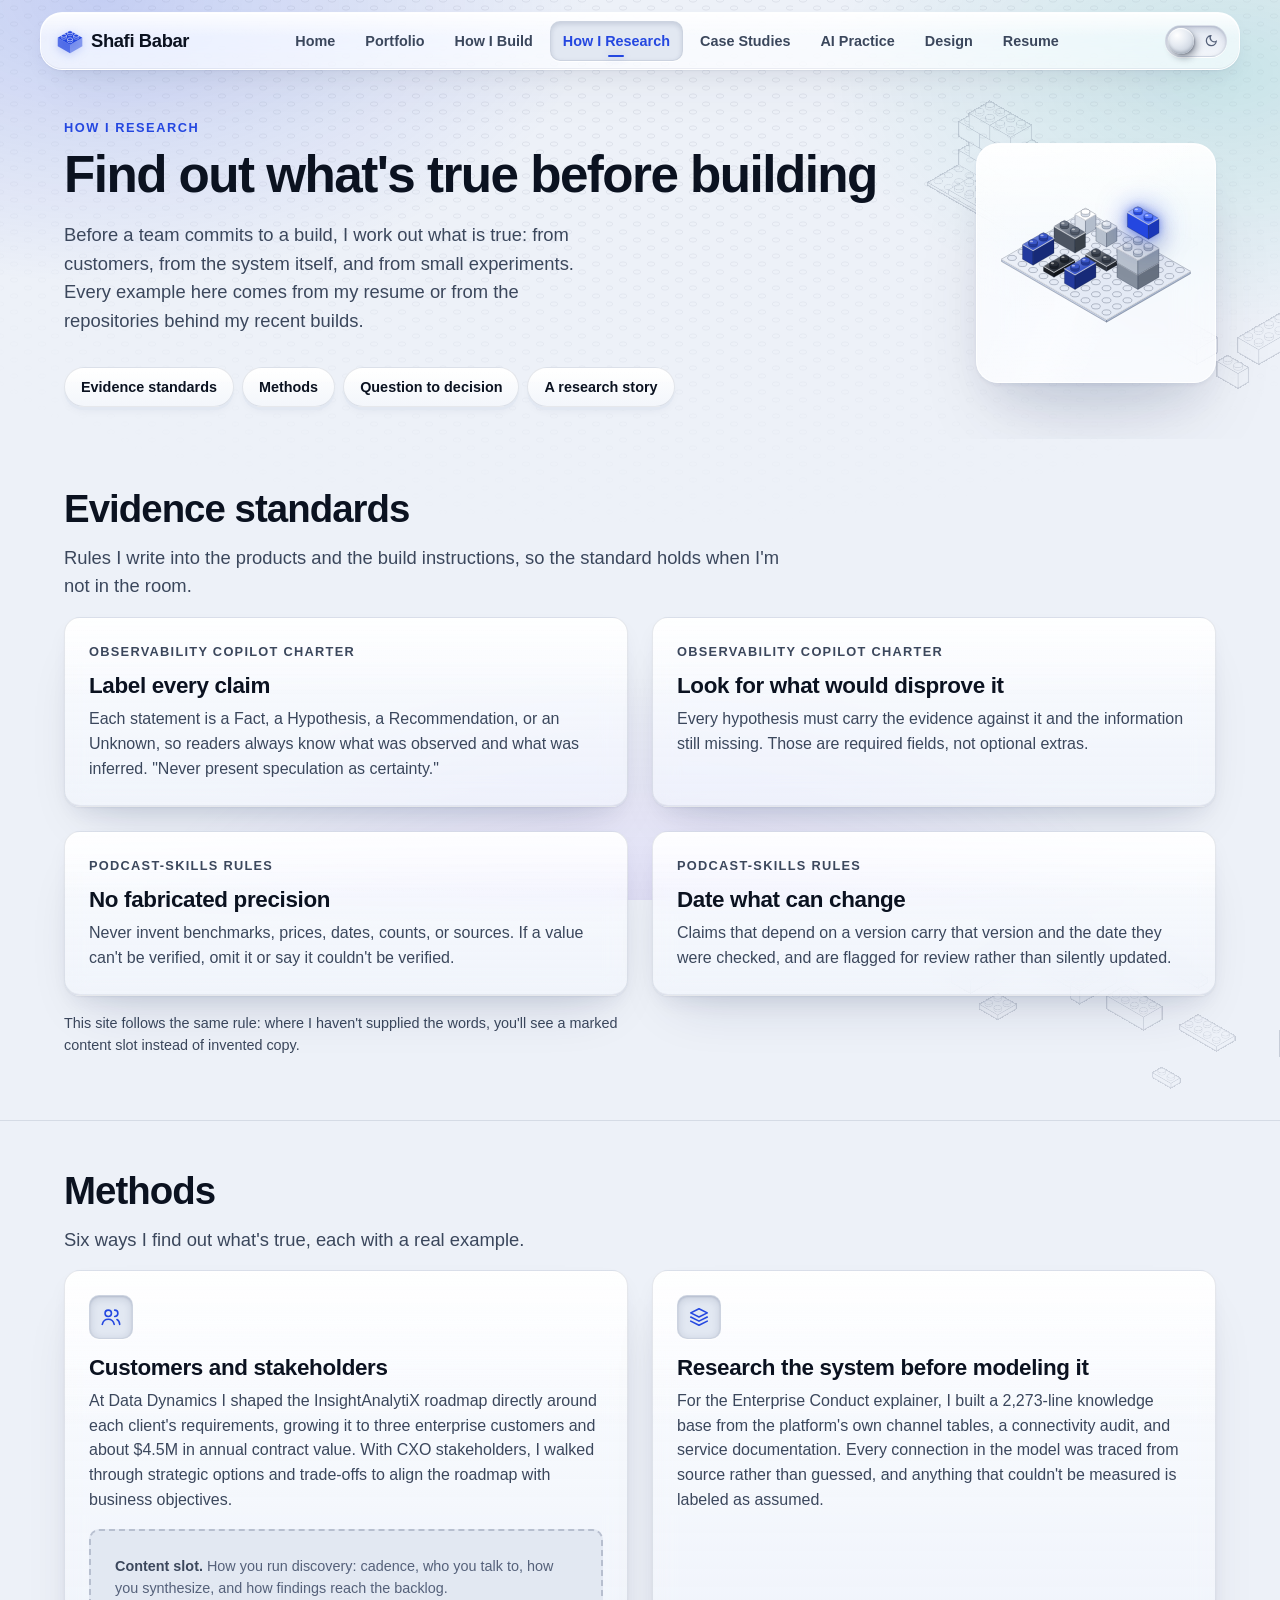
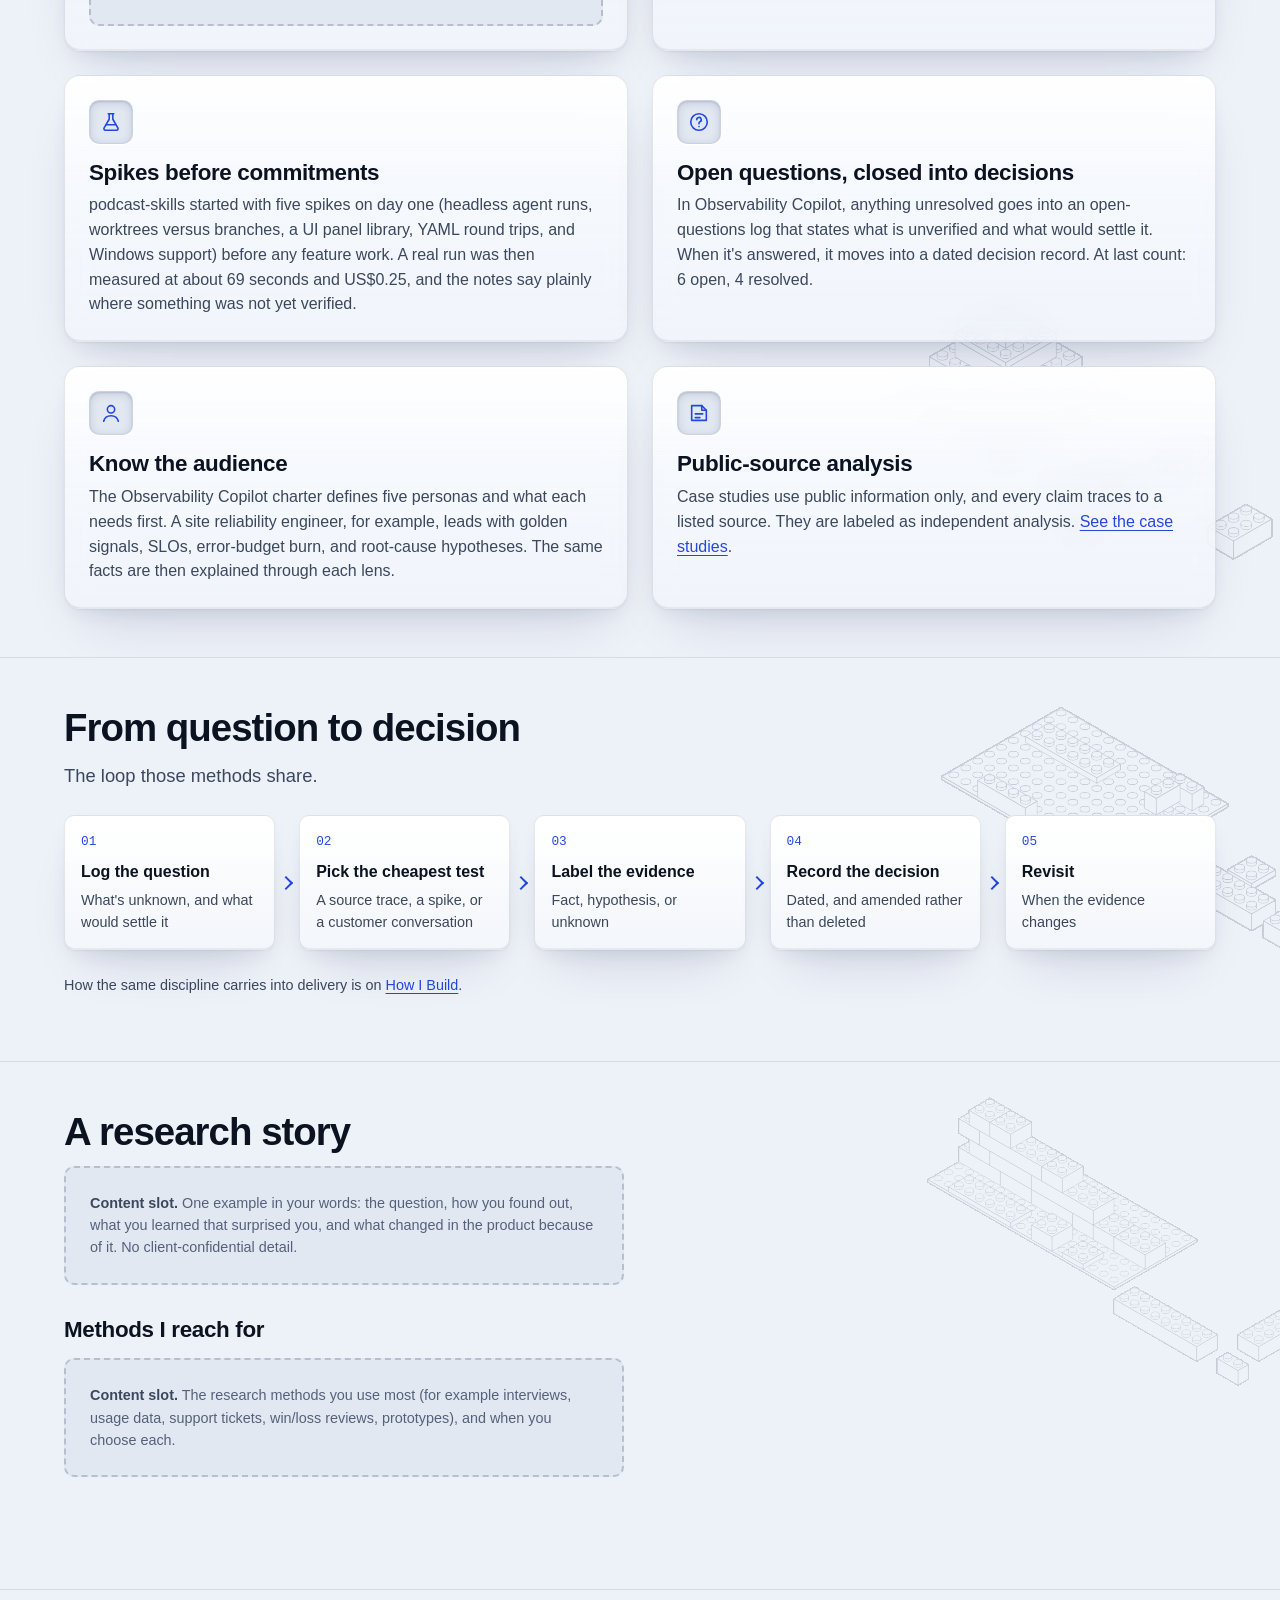
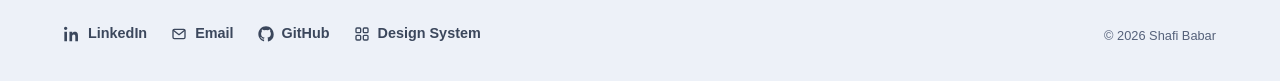
<file: pages/how-i-research.html>
<!DOCTYPE html>
<html lang="en">
<head>
<meta charset="UTF-8">
<meta name="viewport" content="width=device-width, initial-scale=1.0">
<title>How I Research — Shafi Babar</title>
<meta name="description" content="How Shafi Babar finds out what's true before building: evidence standards, customer and system research, spikes, open-question logs, and public-source analysis.">
<meta property="og:title" content="How I Research — Shafi Babar">
<meta property="og:description" content="How Shafi Babar finds out what's true before building: evidence standards, customer and system research, spikes, open-question logs, and public-source analysis.">
<meta property="og:type" content="website">
<meta property="og:image" content="../assets/profile.jpg">
<link rel="icon" href="data:image/svg+xml,%3Csvg%20xmlns='http://www.w3.org/2000/svg'%20viewBox='-15.1%20-13%2030.1%2030.2'%3E%3Cstyle%3E*{stroke:%230b1220;stroke-width:.9;stroke-linejoin:round}.t,.tp{fill:%236f8cff}.l{fill:%232447e0}.r{fill:%2315289a}.s{fill:%233a5cf0}@media%20(prefers-color-scheme:dark){*{stroke:%23e9eef6}.t,.tp{fill:%239db4ff}.l{fill:%234f7bff}.r{fill:%232447e0}.s{fill:%236f8cff}}%3C/style%3E%3Cpolygon%20class='l'%20points='-13.9,8%200,16%200,6.4%20-13.9,-1.6'/%3E%3Cpolygon%20class='r'%20points='13.9,8%200,16%200,6.4%2013.9,-1.6'/%3E%3Cpolygon%20class='tp'%20points='0,-9.6%2013.9,-1.6%200,6.4%20-13.9,-1.6'/%3E%3Cpath%20class='s'%20d='M-2.9%20-7.8V-5.6A2.9%201.7%200%200%200%202.9%20-5.6V-7.8Z'/%3E%3Cellipse%20class='t'%20cx='0'%20cy='-7.8'%20rx='2.9'%20ry='1.7'/%3E%3Cpath%20class='s'%20d='M4%20-3.8V-1.6A2.9%201.7%200%200%200%209.9%20-1.6V-3.8Z'/%3E%3Cellipse%20class='t'%20cx='6.9'%20cy='-3.8'%20rx='2.9'%20ry='1.7'/%3E%3Cpath%20class='s'%20d='M-9.9%20-3.8V-1.6A2.9%201.7%200%200%200%20-4%20-1.6V-3.8Z'/%3E%3Cellipse%20class='t'%20cx='-6.9'%20cy='-3.8'%20rx='2.9'%20ry='1.7'/%3E%3Cpath%20class='s'%20d='M-2.9%200.2V2.4A2.9%201.7%200%200%200%202.9%202.4V0.2Z'/%3E%3Cellipse%20class='t'%20cx='0'%20cy='0.2'%20rx='2.9'%20ry='1.7'/%3E%3C/svg%3E">
<script>
(function(){var d=document.documentElement,t;d.className+=" js";try{t=localStorage.getItem("theme")}catch(e){}if(t!=="light"&&t!=="dark")t=matchMedia("(prefers-color-scheme: dark)").matches?"dark":"light";d.setAttribute("data-theme",t)})();
</script>
<link rel="stylesheet" href="../css/styles.css">
</head>
<body>
<a class="skip-link" href="#main">Skip to content</a>
<svg width="0" height="0" style="position:absolute" aria-hidden="true" focusable="false">
  <defs>
    <linearGradient id="g-top" x1="0" y1="0" x2="0.3" y2="1"><stop offset="0" class="stop-top-hi"/><stop offset="1" class="stop-top-lo"/></linearGradient>
    <linearGradient id="g-left" x1="0" y1="0" x2="1" y2="1"><stop offset="0" class="stop-left-hi"/><stop offset="1" class="stop-left-lo"/></linearGradient>
    <linearGradient id="g-right" x1="1" y1="0" x2="0" y2="1"><stop offset="0" class="stop-right-hi"/><stop offset="1" class="stop-right-lo"/></linearGradient>
    <linearGradient id="g-atop" x1="0" y1="0" x2="0.3" y2="1"><stop offset="0" class="stop-atop-hi"/><stop offset="1" class="stop-atop-lo"/></linearGradient>
    <linearGradient id="g-aleft" x1="0" y1="0" x2="1" y2="1"><stop offset="0" class="stop-aleft-hi"/><stop offset="1" class="stop-aleft-lo"/></linearGradient>
    <linearGradient id="g-aright" x1="1" y1="0" x2="0" y2="1"><stop offset="0" class="stop-aright-hi"/><stop offset="1" class="stop-aright-lo"/></linearGradient>
    <linearGradient id="bk-gloss" x1="0" y1="0" x2="1" y2="1"><stop offset="0" stop-color="#fff" stop-opacity=".5"/><stop offset=".6" stop-color="#fff" stop-opacity="0"/></linearGradient>
    <filter id="f-soft-sm" x="-30%" y="-40%" width="160%" height="180%"><feGaussianBlur stdDeviation="4"/></filter>
  </defs>
</svg>
<header class="site-header">
  <div class="dock surface-glass">
    <a class="brand" href="../index.html">
      <svg viewBox="-14.7 -12.6 29.3 29.4" aria-hidden="true"><polygon points="-13.9,8 0,16 0,6.4 -13.9,-1.6" fill="currentColor" opacity=".72"/><polygon points="13.9,8 0,16 0,6.4 13.9,-1.6" fill="currentColor" opacity=".48"/><polygon points="0,-9.6 13.9,-1.6 0,6.4 -13.9,-1.6" fill="currentColor"/><g stroke="var(--color-surface)" stroke-width=".6"><path d="M-2.9 -7.8V-5.6A2.9 1.7 0 0 0 2.9 -5.6V-7.8Z" fill="currentColor" opacity=".8"/><ellipse cx="0" cy="-7.8" rx="2.9" ry="1.7" fill="currentColor"/><path d="M4 -3.8V-1.6A2.9 1.7 0 0 0 9.9 -1.6V-3.8Z" fill="currentColor" opacity=".8"/><ellipse cx="6.9" cy="-3.8" rx="2.9" ry="1.7" fill="currentColor"/><path d="M-9.9 -3.8V-1.6A2.9 1.7 0 0 0 -4 -1.6V-3.8Z" fill="currentColor" opacity=".8"/><ellipse cx="-6.9" cy="-3.8" rx="2.9" ry="1.7" fill="currentColor"/><path d="M-2.9 0.2V2.4A2.9 1.7 0 0 0 2.9 2.4V0.2Z" fill="currentColor" opacity=".8"/><ellipse cx="0" cy="0.2" rx="2.9" ry="1.7" fill="currentColor"/></g></svg>
      Shafi Babar
    </a>
    <nav aria-label="Primary">
      <ul class="nav-links" id="primary-nav" data-nav-links>
        <li><a href="../index.html">Home</a></li>
        <li><a href="portfolio.html">Portfolio</a></li>
        <li><a href="how-i-build.html">How I Build</a></li>
        <li><a href="how-i-research.html">How I Research</a></li>
        <li><a href="case-studies.html">Case Studies</a></li>
        <li><a href="ai.html">AI Practice</a></li>
        <li><a href="design.html">Design</a></li>
        <li><a href="resume.html">Resume</a></li>
      </ul>
    </nav>
    <div class="nav-controls">
      <button type="button" class="theme-switch" role="switch" aria-checked="false" aria-label="Dark theme" data-theme-toggle>
        <span class="theme-switch__track" aria-hidden="true">
          <svg class="theme-switch__icon theme-switch__icon--sun" viewBox="0 0 24 24" fill="none" stroke="currentColor" stroke-width="2.2" stroke-linecap="round"><circle cx="12" cy="12" r="4"/><path d="M12 2v2M12 20v2M4.9 4.9l1.4 1.4M17.7 17.7l1.4 1.4M2 12h2M20 12h2M4.9 19.1l1.4-1.4M17.7 6.3l1.4-1.4"/></svg>
          <svg class="theme-switch__icon theme-switch__icon--moon" viewBox="0 0 24 24" fill="none" stroke="currentColor" stroke-width="2.2" stroke-linecap="round"><path d="M21 12.5A8.5 8.5 0 1 1 11.5 3a7 7 0 0 0 9.5 9.5Z"/></svg>
          <span class="theme-switch__knob"></span>
        </span>
      </button>
      <button type="button" class="nav-toggle" data-nav-toggle aria-expanded="false" aria-controls="primary-nav" aria-label="Menu">
        <svg viewBox="0 0 24 24" width="20" height="20" fill="none" stroke="currentColor" stroke-width="2" stroke-linecap="round" aria-hidden="true"><path d="M4 7h16M4 12h16M4 17h16"/></svg>
      </button>
    </div>
  </div>
</header>

<main id="main">
  <section class="page-hero">
    <div class="container page-hero-grid">
      <div>
        <p class="eyebrow">How I Research</p>
        <h1>Find out what's true before building</h1>
        <p class="hero-lede">Before a team commits to a build, I work out what is true: from customers, from the system itself, and from small experiments. Every example here comes from my resume or from the repositories behind my recent builds.</p>
        <ul class="jump-links" aria-label="Jump to a section">
          <li><a href="#standards">Evidence standards</a></li>
          <li><a href="#methods">Methods</a></li>
          <li><a href="#loop">Question to decision</a></li>
          <li><a href="#story">A research story</a></li>
        </ul>
      </div>
        <div class="tilt-card motif-card" data-tilt aria-hidden="true">
          <div class="tilt-card__glass"><div class="tilt-card__sheen"></div></div>
          <div class="depth z-1"><svg viewBox="-60.4 -34.4 134.7 134.7" focusable="false"><g class="bk bk-plate"><polygon class="bk-left" points="-55.4,32 13.9,72 13.9,70.4 -55.4,30.4"/><polygon class="bk-right" points="69.3,40 13.9,72 13.9,70.4 69.3,38.4"/><polygon class="bk-top" points="0,-1.6 69.3,38.4 13.9,70.4 -55.4,30.4"/><polygon class="bk-gloss" points="0,-1.6 69.3,38.4 13.9,70.4 -55.4,30.4"/><polyline class="bk-edge-hi" points="-55.4,30.4 13.9,70.4 69.3,38.4"/><ellipse class="bk-top" cx="0" cy="1.6" rx="2.9" ry="1.7"/><ellipse class="bk-top" cx="-6.9" cy="5.6" rx="2.9" ry="1.7"/><ellipse class="bk-top" cx="6.9" cy="5.6" rx="2.9" ry="1.7"/><ellipse class="bk-top" cx="-13.9" cy="9.6" rx="2.9" ry="1.7"/><ellipse class="bk-top" cx="13.9" cy="9.6" rx="2.9" ry="1.7"/><ellipse class="bk-top" cx="-20.8" cy="13.6" rx="2.9" ry="1.7"/><ellipse class="bk-top" cx="-6.9" cy="13.6" rx="2.9" ry="1.7"/><ellipse class="bk-top" cx="6.9" cy="13.6" rx="2.9" ry="1.7"/><ellipse class="bk-top" cx="20.8" cy="13.6" rx="2.9" ry="1.7"/><ellipse class="bk-top" cx="-27.7" cy="17.6" rx="2.9" ry="1.7"/><ellipse class="bk-top" cx="0" cy="17.6" rx="2.9" ry="1.7"/><ellipse class="bk-top" cx="27.7" cy="17.6" rx="2.9" ry="1.7"/><ellipse class="bk-top" cx="-34.6" cy="21.6" rx="2.9" ry="1.7"/><ellipse class="bk-top" cx="-20.8" cy="21.6" rx="2.9" ry="1.7"/><ellipse class="bk-top" cx="6.9" cy="21.6" rx="2.9" ry="1.7"/><ellipse class="bk-top" cx="20.8" cy="21.6" rx="2.9" ry="1.7"/><ellipse class="bk-top" cx="34.6" cy="21.6" rx="2.9" ry="1.7"/><ellipse class="bk-top" cx="-41.6" cy="25.6" rx="2.9" ry="1.7"/><ellipse class="bk-top" cx="-13.9" cy="25.6" rx="2.9" ry="1.7"/><ellipse class="bk-top" cx="0" cy="25.6" rx="2.9" ry="1.7"/><ellipse class="bk-top" cx="13.9" cy="25.6" rx="2.9" ry="1.7"/><ellipse class="bk-top" cx="41.6" cy="25.6" rx="2.9" ry="1.7"/><ellipse class="bk-top" cx="-48.5" cy="29.6" rx="2.9" ry="1.7"/><ellipse class="bk-top" cx="-20.8" cy="29.6" rx="2.9" ry="1.7"/><ellipse class="bk-top" cx="-6.9" cy="29.6" rx="2.9" ry="1.7"/><ellipse class="bk-top" cx="20.8" cy="29.6" rx="2.9" ry="1.7"/><ellipse class="bk-top" cx="34.6" cy="29.6" rx="2.9" ry="1.7"/><ellipse class="bk-top" cx="48.5" cy="29.6" rx="2.9" ry="1.7"/><ellipse class="bk-top" cx="-41.6" cy="33.6" rx="2.9" ry="1.7"/><ellipse class="bk-top" cx="-27.7" cy="33.6" rx="2.9" ry="1.7"/><ellipse class="bk-top" cx="0" cy="33.6" rx="2.9" ry="1.7"/><ellipse class="bk-top" cx="27.7" cy="33.6" rx="2.9" ry="1.7"/><ellipse class="bk-top" cx="41.6" cy="33.6" rx="2.9" ry="1.7"/><ellipse class="bk-top" cx="55.4" cy="33.6" rx="2.9" ry="1.7"/><ellipse class="bk-top" cx="-34.6" cy="37.6" rx="2.9" ry="1.7"/><ellipse class="bk-top" cx="-6.9" cy="37.6" rx="2.9" ry="1.7"/><ellipse class="bk-top" cx="6.9" cy="37.6" rx="2.9" ry="1.7"/><ellipse class="bk-top" cx="20.8" cy="37.6" rx="2.9" ry="1.7"/><ellipse class="bk-top" cx="48.5" cy="37.6" rx="2.9" ry="1.7"/><ellipse class="bk-top" cx="62.4" cy="37.6" rx="2.9" ry="1.7"/><ellipse class="bk-top" cx="-27.7" cy="41.6" rx="2.9" ry="1.7"/><ellipse class="bk-top" cx="-13.9" cy="41.6" rx="2.9" ry="1.7"/><ellipse class="bk-top" cx="13.9" cy="41.6" rx="2.9" ry="1.7"/><ellipse class="bk-top" cx="55.4" cy="41.6" rx="2.9" ry="1.7"/><ellipse class="bk-top" cx="-20.8" cy="45.6" rx="2.9" ry="1.7"/><ellipse class="bk-top" cx="6.9" cy="45.6" rx="2.9" ry="1.7"/><ellipse class="bk-top" cx="20.8" cy="45.6" rx="2.9" ry="1.7"/><ellipse class="bk-top" cx="48.5" cy="45.6" rx="2.9" ry="1.7"/><ellipse class="bk-top" cx="-13.9" cy="49.6" rx="2.9" ry="1.7"/><ellipse class="bk-top" cx="0" cy="49.6" rx="2.9" ry="1.7"/><ellipse class="bk-top" cx="13.9" cy="49.6" rx="2.9" ry="1.7"/><ellipse class="bk-top" cx="27.7" cy="49.6" rx="2.9" ry="1.7"/><ellipse class="bk-top" cx="41.6" cy="49.6" rx="2.9" ry="1.7"/><ellipse class="bk-top" cx="-6.9" cy="53.6" rx="2.9" ry="1.7"/><ellipse class="bk-top" cx="6.9" cy="53.6" rx="2.9" ry="1.7"/><ellipse class="bk-top" cx="20.8" cy="53.6" rx="2.9" ry="1.7"/><ellipse class="bk-top" cx="34.6" cy="53.6" rx="2.9" ry="1.7"/><ellipse class="bk-top" cx="0" cy="57.6" rx="2.9" ry="1.7"/><ellipse class="bk-top" cx="13.9" cy="57.6" rx="2.9" ry="1.7"/><ellipse class="bk-top" cx="27.7" cy="57.6" rx="2.9" ry="1.7"/><ellipse class="bk-top" cx="6.9" cy="61.6" rx="2.9" ry="1.7"/><ellipse class="bk-top" cx="20.8" cy="61.6" rx="2.9" ry="1.7"/><ellipse class="bk-top" cx="13.9" cy="65.6" rx="2.9" ry="1.7"/></g></svg></div>
          <div class="depth z-2"><svg viewBox="-60.4 -34.4 134.7 134.7" focusable="false"><g class="bk bk-white"><polygon class="bk-left" points="-6.9,10.4 0,14.4 0,4.8 -6.9,0.8"/><polygon class="bk-right" points="6.9,10.4 0,14.4 0,4.8 6.9,0.8"/><polygon class="bk-top" points="0,-3.2 6.9,0.8 0,4.8 -6.9,0.8"/><polygon class="bk-gloss" points="0,-3.2 6.9,0.8 0,4.8 -6.9,0.8"/><polyline class="bk-edge-hi" points="-6.9,0.8 0,4.8 6.9,0.8"/><path class="bk-left" d="M-2.9 -0.9V0.8A2.9 1.7 0 0 0 2.9 0.8V-0.9Z"/><ellipse class="bk-top" cx="0" cy="-0.9" rx="2.9" ry="1.7"/><ellipse class="bk-hi" cx="-1" cy="-1.3" rx="1.1" ry="0.6"/></g><g class="bk bk-silver"><polygon class="bk-left" points="6.9,18.4 13.9,22.4 13.9,12.8 6.9,8.8"/><polygon class="bk-right" points="20.8,18.4 13.9,22.4 13.9,12.8 20.8,8.8"/><polygon class="bk-top" points="13.9,4.8 20.8,8.8 13.9,12.8 6.9,8.8"/><polygon class="bk-gloss" points="13.9,4.8 20.8,8.8 13.9,12.8 6.9,8.8"/><polyline class="bk-edge-hi" points="6.9,8.8 13.9,12.8 20.8,8.8"/><path class="bk-left" d="M10.9 7.1V8.8A2.9 1.7 0 0 0 16.8 8.8V7.1Z"/><ellipse class="bk-top" cx="13.9" cy="7.1" rx="2.9" ry="1.7"/><ellipse class="bk-hi" cx="12.8" cy="6.7" rx="1.1" ry="0.6"/></g><g class="bk bk-white"><polygon class="bk-left" points="20.8,26.4 27.7,30.4 27.7,27.2 20.8,23.2"/><polygon class="bk-right" points="34.6,26.4 27.7,30.4 27.7,27.2 34.6,23.2"/><polygon class="bk-top" points="27.7,19.2 34.6,23.2 27.7,27.2 20.8,23.2"/><polygon class="bk-gloss" points="27.7,19.2 34.6,23.2 27.7,27.2 20.8,23.2"/><polyline class="bk-edge-hi" points="20.8,23.2 27.7,27.2 34.6,23.2"/><path class="bk-left" d="M24.8 21.5V23.2A2.9 1.7 0 0 0 30.7 23.2V21.5Z"/><ellipse class="bk-top" cx="27.7" cy="21.5" rx="2.9" ry="1.7"/><ellipse class="bk-hi" cx="26.7" cy="21.1" rx="1.1" ry="0.6"/></g><g class="bk bk-graphite"><polygon class="bk-left" points="-20.8,18.4 -6.9,26.4 -6.9,16.8 -20.8,8.8"/><polygon class="bk-right" points="0,22.4 -6.9,26.4 -6.9,16.8 0,12.8"/><polygon class="bk-top" points="-13.9,4.8 0,12.8 -6.9,16.8 -20.8,8.8"/><polygon class="bk-gloss" points="-13.9,4.8 0,12.8 -6.9,16.8 -20.8,8.8"/><polyline class="bk-edge-hi" points="-20.8,8.8 -6.9,16.8 0,12.8"/><path class="bk-left" d="M-16.8 7.1V8.8A2.9 1.7 0 0 0 -10.9 8.8V7.1Z"/><ellipse class="bk-top" cx="-13.9" cy="7.1" rx="2.9" ry="1.7"/><ellipse class="bk-hi" cx="-14.9" cy="6.7" rx="1.1" ry="0.6"/><path class="bk-left" d="M-9.9 11.1V12.8A2.9 1.7 0 0 0 -4 12.8V11.1Z"/><ellipse class="bk-top" cx="-6.9" cy="11.1" rx="2.9" ry="1.7"/><ellipse class="bk-hi" cx="-8" cy="10.7" rx="1.1" ry="0.6"/></g><g class="bk bk-charcoal"><polygon class="bk-left" points="0,30.4 13.9,38.4 13.9,35.2 0,27.2"/><polygon class="bk-right" points="20.8,34.4 13.9,38.4 13.9,35.2 20.8,31.2"/><polygon class="bk-top" points="6.9,23.2 20.8,31.2 13.9,35.2 0,27.2"/><polygon class="bk-gloss" points="6.9,23.2 20.8,31.2 13.9,35.2 0,27.2"/><polyline class="bk-edge-hi" points="0,27.2 13.9,35.2 20.8,31.2"/><path class="bk-left" d="M4 25.5V27.2A2.9 1.7 0 0 0 9.9 27.2V25.5Z"/><ellipse class="bk-top" cx="6.9" cy="25.5" rx="2.9" ry="1.7"/><ellipse class="bk-hi" cx="5.9" cy="25.1" rx="1.1" ry="0.6"/><path class="bk-left" d="M10.9 29.5V31.2A2.9 1.7 0 0 0 16.8 31.2V29.5Z"/><ellipse class="bk-top" cx="13.9" cy="29.5" rx="2.9" ry="1.7"/><ellipse class="bk-hi" cx="12.8" cy="29.1" rx="1.1" ry="0.6"/></g><g class="bk bk-navy"><polygon class="bk-left" points="-41.6,30.4 -34.6,34.4 -34.6,24.8 -41.6,20.8"/><polygon class="bk-right" points="-20.8,26.4 -34.6,34.4 -34.6,24.8 -20.8,16.8"/><polygon class="bk-top" points="-27.7,12.8 -20.8,16.8 -34.6,24.8 -41.6,20.8"/><polygon class="bk-gloss" points="-27.7,12.8 -20.8,16.8 -34.6,24.8 -41.6,20.8"/><polyline class="bk-edge-hi" points="-41.6,20.8 -34.6,24.8 -20.8,16.8"/><path class="bk-left" d="M-30.7 15.1V16.8A2.9 1.7 0 0 0 -24.8 16.8V15.1Z"/><ellipse class="bk-top" cx="-27.7" cy="15.1" rx="2.9" ry="1.7"/><ellipse class="bk-hi" cx="-28.7" cy="14.7" rx="1.1" ry="0.6"/><path class="bk-left" d="M-37.6 19.1V20.8A2.9 1.7 0 0 0 -31.7 20.8V19.1Z"/><ellipse class="bk-top" cx="-34.6" cy="19.1" rx="2.9" ry="1.7"/><ellipse class="bk-hi" cx="-35.7" cy="18.7" rx="1.1" ry="0.6"/></g><g class="bk bk-black"><polygon class="bk-left" points="-27.7,38.4 -20.8,42.4 -20.8,39.2 -27.7,35.2"/><polygon class="bk-right" points="-6.9,34.4 -20.8,42.4 -20.8,39.2 -6.9,31.2"/><polygon class="bk-top" points="-13.9,27.2 -6.9,31.2 -20.8,39.2 -27.7,35.2"/><polygon class="bk-gloss" points="-13.9,27.2 -6.9,31.2 -20.8,39.2 -27.7,35.2"/><polyline class="bk-edge-hi" points="-27.7,35.2 -20.8,39.2 -6.9,31.2"/><path class="bk-left" d="M-16.8 29.5V31.2A2.9 1.7 0 0 0 -10.9 31.2V29.5Z"/><ellipse class="bk-top" cx="-13.9" cy="29.5" rx="2.9" ry="1.7"/><ellipse class="bk-hi" cx="-14.9" cy="29.1" rx="1.1" ry="0.6"/><path class="bk-left" d="M-23.7 33.5V35.2A2.9 1.7 0 0 0 -17.8 35.2V33.5Z"/><ellipse class="bk-top" cx="-20.8" cy="33.5" rx="2.9" ry="1.7"/><ellipse class="bk-hi" cx="-21.8" cy="33.1" rx="1.1" ry="0.6"/></g><g class="bk bk-navy"><polygon class="bk-left" points="-13.9,46.4 -6.9,50.4 -6.9,40.8 -13.9,36.8"/><polygon class="bk-right" points="6.9,42.4 -6.9,50.4 -6.9,40.8 6.9,32.8"/><polygon class="bk-top" points="0,28.8 6.9,32.8 -6.9,40.8 -13.9,36.8"/><polygon class="bk-gloss" points="0,28.8 6.9,32.8 -6.9,40.8 -13.9,36.8"/><polyline class="bk-edge-hi" points="-13.9,36.8 -6.9,40.8 6.9,32.8"/><path class="bk-left" d="M-2.9 31.1V32.8A2.9 1.7 0 0 0 2.9 32.8V31.1Z"/><ellipse class="bk-top" cx="0" cy="31.1" rx="2.9" ry="1.7"/><ellipse class="bk-hi" cx="-1" cy="30.7" rx="1.1" ry="0.6"/><path class="bk-left" d="M-9.9 35.1V36.8A2.9 1.7 0 0 0 -4 36.8V35.1Z"/><ellipse class="bk-top" cx="-6.9" cy="35.1" rx="2.9" ry="1.7"/><ellipse class="bk-hi" cx="-8" cy="34.7" rx="1.1" ry="0.6"/></g><g class="bk bk-gray"><polygon class="bk-left" points="20.8,42.4 34.6,50.4 34.6,40.8 20.8,32.8"/><polygon class="bk-right" points="48.5,42.4 34.6,50.4 34.6,40.8 48.5,32.8"/><polygon class="bk-top" points="34.6,24.8 48.5,32.8 34.6,40.8 20.8,32.8"/><polygon class="bk-gloss" points="34.6,24.8 48.5,32.8 34.6,40.8 20.8,32.8"/><polyline class="bk-edge-hi" points="20.8,32.8 34.6,40.8 48.5,32.8"/></g><g class="bk bk-silver"><polygon class="bk-left" points="20.8,32.8 34.6,40.8 34.6,31.2 20.8,23.2"/><polygon class="bk-right" points="48.5,32.8 34.6,40.8 34.6,31.2 48.5,23.2"/><polygon class="bk-top" points="34.6,15.2 48.5,23.2 34.6,31.2 20.8,23.2"/><polygon class="bk-gloss" points="34.6,15.2 48.5,23.2 34.6,31.2 20.8,23.2"/><polyline class="bk-edge-hi" points="20.8,23.2 34.6,31.2 48.5,23.2"/><path class="bk-left" d="M31.7 17.5V19.2A2.9 1.7 0 0 0 37.6 19.2V17.5Z"/><ellipse class="bk-top" cx="34.6" cy="17.5" rx="2.9" ry="1.7"/><ellipse class="bk-hi" cx="33.6" cy="17.1" rx="1.1" ry="0.6"/><path class="bk-left" d="M24.8 21.5V23.2A2.9 1.7 0 0 0 30.7 23.2V21.5Z"/><ellipse class="bk-top" cx="27.7" cy="21.5" rx="2.9" ry="1.7"/><ellipse class="bk-hi" cx="26.7" cy="21.1" rx="1.1" ry="0.6"/><path class="bk-left" d="M38.6 21.5V23.2A2.9 1.7 0 0 0 44.5 23.2V21.5Z"/><ellipse class="bk-top" cx="41.6" cy="21.5" rx="2.9" ry="1.7"/><ellipse class="bk-hi" cx="40.5" cy="21.1" rx="1.1" ry="0.6"/><path class="bk-left" d="M31.7 25.5V27.2A2.9 1.7 0 0 0 37.6 27.2V25.5Z"/><ellipse class="bk-top" cx="34.6" cy="25.5" rx="2.9" ry="1.7"/><ellipse class="bk-hi" cx="33.6" cy="25.1" rx="1.1" ry="0.6"/></g></svg></div>
          <div class="depth z-4"><svg viewBox="-60.4 -34.4 134.7 134.7" focusable="false"><g class="bk bk-blue"><polygon class="bk-left" points="27.7,9.2 41.6,17.2 41.6,7.6 27.7,-0.4"/><polygon class="bk-right" points="48.5,13.2 41.6,17.2 41.6,7.6 48.5,3.6"/><polygon class="bk-top" points="34.6,-4.4 48.5,3.6 41.6,7.6 27.7,-0.4"/><polygon class="bk-gloss" points="34.6,-4.4 48.5,3.6 41.6,7.6 27.7,-0.4"/><polyline class="bk-edge-hi" points="27.7,-0.4 41.6,7.6 48.5,3.6"/><path class="bk-left" d="M31.7 -2.1V-0.4A2.9 1.7 0 0 0 37.6 -0.4V-2.1Z"/><ellipse class="bk-top" cx="34.6" cy="-2.1" rx="2.9" ry="1.7"/><ellipse class="bk-hi" cx="33.6" cy="-2.5" rx="1.1" ry="0.6"/><path class="bk-left" d="M38.6 1.9V3.6A2.9 1.7 0 0 0 44.5 3.6V1.9Z"/><ellipse class="bk-top" cx="41.6" cy="1.9" rx="2.9" ry="1.7"/><ellipse class="bk-hi" cx="40.5" cy="1.5" rx="1.1" ry="0.6"/></g></svg></div>
        </div>
    </div>
  </section>

  <section class="depth-section" id="standards" aria-labelledby="standards-title">
    <div class="container">
      <h2 id="standards-title">Evidence standards</h2>
      <p class="lead">Rules I write into the products and the build instructions, so the standard holds when I'm not in the room.</p>
      <div class="bento">
        <article class="tile span-3 reveal">
          <p class="tile-kicker">Observability Copilot charter</p>
          <h3>Label every claim</h3>
          <p>Each statement is a Fact, a Hypothesis, a Recommendation, or an Unknown, so readers always know what was observed and what was inferred. "Never present speculation as certainty."</p>
        </article>
        <article class="tile span-3 reveal">
          <p class="tile-kicker">Observability Copilot charter</p>
          <h3>Look for what would disprove it</h3>
          <p>Every hypothesis must carry the evidence against it and the information still missing. Those are required fields, not optional extras.</p>
        </article>
        <article class="tile span-3 reveal">
          <p class="tile-kicker">podcast-skills rules</p>
          <h3>No fabricated precision</h3>
          <p>Never invent benchmarks, prices, dates, counts, or sources. If a value can't be verified, omit it or say it couldn't be verified.</p>
        </article>
        <article class="tile span-3 reveal">
          <p class="tile-kicker">podcast-skills rules</p>
          <h3>Date what can change</h3>
          <p>Claims that depend on a version carry that version and the date they were checked, and are flagged for review rather than silently updated.</p>
        </article>
      </div>
      <p class="ds-usage" style="margin-top: var(--space-4);">This site follows the same rule: where I haven't supplied the words, you'll see a marked content slot instead of invented copy.</p>
    </div>
  </section>

  <section class="depth-section" id="methods" aria-labelledby="methods-title">
    <div class="container">
      <h2 id="methods-title">Methods</h2>
      <p class="lead">Six ways I find out what's true, each with a real example.</p>
      <div class="bento">
        <article class="tile span-3 reveal">
          <span class="icon-well"><svg viewBox="0 0 24 24" fill="none" stroke="currentColor" stroke-width="1.75" stroke-linecap="round" stroke-linejoin="round" aria-hidden="true"><circle cx="9" cy="8" r="3.5"/><path d="M2.5 20c.8-3.5 3.4-5.5 6.5-5.5s5.7 2 6.5 5.5"/><path d="M16 4.5a3.5 3.5 0 0 1 0 7"/><path d="M18.5 14.8c1.7.7 2.7 2.5 3 5.2"/></svg></span>
          <h3>Customers and stakeholders</h3>
          <p>At Data Dynamics I shaped the InsightAnalytiX roadmap directly around each client's requirements, growing it to three enterprise customers and about $4.5M in annual contract value. With CXO stakeholders, I walked through strategic options and trade-offs to align the roadmap with business objectives.</p>
          <div class="content-slot"><strong>Content slot.</strong> How you run discovery: cadence, who you talk to, how you synthesize, and how findings reach the backlog.</div>
        </article>
        <article class="tile span-3 reveal">
          <span class="icon-well"><svg viewBox="0 0 24 24" fill="none" stroke="currentColor" stroke-width="1.75" stroke-linecap="round" stroke-linejoin="round" aria-hidden="true"><path d="M12 3 3 7.5l9 4.5 9-4.5L12 3z"/><path d="m3 12 9 4.5 9-4.5"/><path d="m3 16.5 9 4.5 9-4.5"/></svg></span>
          <h3>Research the system before modeling it</h3>
          <p>For the Enterprise Conduct explainer, I built a 2,273-line knowledge base from the platform's own channel tables, a connectivity audit, and service documentation. Every connection in the model was traced from source rather than guessed, and anything that couldn't be measured is labeled as assumed.</p>
        </article>
        <article class="tile span-3 reveal">
          <span class="icon-well"><svg viewBox="0 0 24 24" fill="none" stroke="currentColor" stroke-width="1.75" stroke-linecap="round" stroke-linejoin="round" aria-hidden="true"><path d="M9 3h6"/><path d="M10 3v6L4.5 18.5A1.7 1.7 0 0 0 6 21h12a1.7 1.7 0 0 0 1.5-2.5L14 9V3"/><path d="M7 15h10"/></svg></span>
          <h3>Spikes before commitments</h3>
          <p>podcast-skills started with five spikes on day one (headless agent runs, worktrees versus branches, a UI panel library, YAML round trips, and Windows support) before any feature work. A real run was then measured at about 69 seconds and US$0.25, and the notes say plainly where something was not yet verified.</p>
        </article>
        <article class="tile span-3 reveal">
          <span class="icon-well"><svg viewBox="0 0 24 24" fill="none" stroke="currentColor" stroke-width="1.75" stroke-linecap="round" stroke-linejoin="round" aria-hidden="true"><circle cx="12" cy="12" r="9"/><path d="M9.5 9.5a2.5 2.5 0 1 1 3.5 2.3c-.6.3-1 .9-1 1.6V14"/><path d="M12 17h.01"/></svg></span>
          <h3>Open questions, closed into decisions</h3>
          <p>In Observability Copilot, anything unresolved goes into an open-questions log that states what is unverified and what would settle it. When it's answered, it moves into a dated decision record. At last count: 6 open, 4 resolved.</p>
        </article>
        <article class="tile span-3 reveal">
          <span class="icon-well"><svg viewBox="0 0 24 24" fill="none" stroke="currentColor" stroke-width="1.75" stroke-linecap="round" stroke-linejoin="round" aria-hidden="true"><circle cx="12" cy="8" r="4"/><path d="M4 21c1-4 4.2-6 8-6s7 2 8 6"/></svg></span>
          <h3>Know the audience</h3>
          <p>The Observability Copilot charter defines five personas and what each needs first. A site reliability engineer, for example, leads with golden signals, SLOs, error-budget burn, and root-cause hypotheses. The same facts are then explained through each lens.</p>
        </article>
        <article class="tile span-3 reveal">
          <span class="icon-well"><svg viewBox="0 0 24 24" fill="none" stroke="currentColor" stroke-width="1.75" stroke-linecap="round" stroke-linejoin="round" aria-hidden="true"><path d="M4 4h11l5 5v11H4z"/><path d="M15 4v5h5"/><path d="M8 13h8M8 17h5"/></svg></span>
          <h3>Public-source analysis</h3>
          <p>Case studies use public information only, and every claim traces to a listed source. They are labeled as independent analysis. <a href="case-studies.html">See the case studies</a>.</p>
        </article>
      </div>
    </div>
  </section>

  <section class="depth-section" id="loop" aria-labelledby="loop-title">
    <div class="container">
      <h2 id="loop-title">From question to decision</h2>
      <p class="lead">The loop those methods share.</p>
      <ol class="flow" aria-label="Research loop">
        <li><strong>Log the question</strong>What's unknown, and what would settle it</li>
        <li><strong>Pick the cheapest test</strong>A source trace, a spike, or a customer conversation</li>
        <li><strong>Label the evidence</strong>Fact, hypothesis, or unknown</li>
        <li><strong>Record the decision</strong>Dated, and amended rather than deleted</li>
        <li><strong>Revisit</strong>When the evidence changes</li>
      </ol>
      <p class="ds-usage">How the same discipline carries into delivery is on <a href="how-i-build.html">How I Build</a>.</p>
    </div>
  </section>

  <section class="depth-section" id="story" aria-labelledby="story-title">
    <div class="container prose">
      <h2 id="story-title">A research story</h2>
      <div class="content-slot"><strong>Content slot.</strong> One example in your words: the question, how you found out, what you learned that surprised you, and what changed in the product because of it. No client-confidential detail.</div>
      <h3 style="margin-top: var(--space-6);">Methods I reach for</h3>
      <div class="content-slot"><strong>Content slot.</strong> The research methods you use most (for example interviews, usage data, support tickets, win/loss reviews, prototypes), and when you choose each.</div>
    </div>
  </section>
</main>

<footer class="site-footer">
  <div class="container footer-inner">
    <ul class="footer-links">
      <li><a href="https://linkedin.com/in/shafibabar"><svg viewBox="0 0 24 24" fill="currentColor" aria-hidden="true"><path d="M4.98 3.5C4.98 4.88 3.87 6 2.5 6S0 4.88 0 3.5 1.12 1 2.5 1s2.48 1.12 2.48 2.5zM.5 8.75h4V23h-4V8.75zM8.5 8.75h3.83v1.95h.05c.53-1 1.84-2.06 3.79-2.06 4.05 0 4.8 2.67 4.8 6.14V23h-4v-6.7c0-1.6-.03-3.66-2.23-3.66-2.23 0-2.57 1.74-2.57 3.54V23h-4V8.75z"/></svg>LinkedIn</a></li>
      <li><a href="mailto:shafi.babar.work@gmail.com"><svg viewBox="0 0 24 24" fill="none" stroke="currentColor" stroke-width="2" stroke-linecap="round" stroke-linejoin="round" aria-hidden="true"><rect x="3" y="5" width="18" height="14" rx="2"/><path d="m3.5 6.5 8.5 6.5 8.5-6.5"/></svg>Email</a></li>
      <li><a href="https://github.com/shafibabar"><svg viewBox="0 0 24 24" fill="currentColor" aria-hidden="true"><path d="M12 .5C5.73.5.5 5.73.5 12c0 5.1 3.29 9.4 7.86 10.93.58.1.79-.25.79-.56 0-.27-.01-1.16-.02-2.11-3.2.7-3.88-1.35-3.88-1.35-.52-1.33-1.28-1.68-1.28-1.68-1.04-.72.08-.7.08-.7 1.16.08 1.77 1.19 1.77 1.19 1.03 1.77 2.7 1.26 3.36.96.1-.75.4-1.26.73-1.55-2.55-.29-5.24-1.28-5.24-5.68 0-1.25.45-2.28 1.18-3.08-.12-.29-.51-1.46.11-3.04 0 0 .96-.31 3.15 1.18a10.9 10.9 0 0 1 5.74 0c2.19-1.49 3.15-1.18 3.15-1.18.62 1.58.23 2.75.11 3.04.74.8 1.18 1.83 1.18 3.08 0 4.41-2.69 5.38-5.25 5.67.41.36.78 1.08.78 2.17 0 1.57-.01 2.83-.01 3.22 0 .31.21.67.8.56A10.51 10.51 0 0 0 23.5 12c0-6.27-5.23-11.5-11.5-11.5z"/></svg>GitHub</a></li>
      <li><a href="design-system.html"><svg viewBox="0 0 24 24" fill="none" stroke="currentColor" stroke-width="2" stroke-linecap="round" stroke-linejoin="round" aria-hidden="true"><rect x="3" y="3" width="7" height="7" rx="1.5"/><rect x="14" y="3" width="7" height="7" rx="1.5"/><rect x="3" y="14" width="7" height="7" rx="1.5"/><rect x="14" y="14" width="7" height="7" rx="1.5"/></svg>Design System</a></li>
    </ul>
    <p class="footer-meta">© 2026 Shafi Babar</p>
  </div>
</footer>

<script src="../js/main.js" defer></script>
<script src="../js/visuals.js" defer></script>
</body>
</html>
</file>
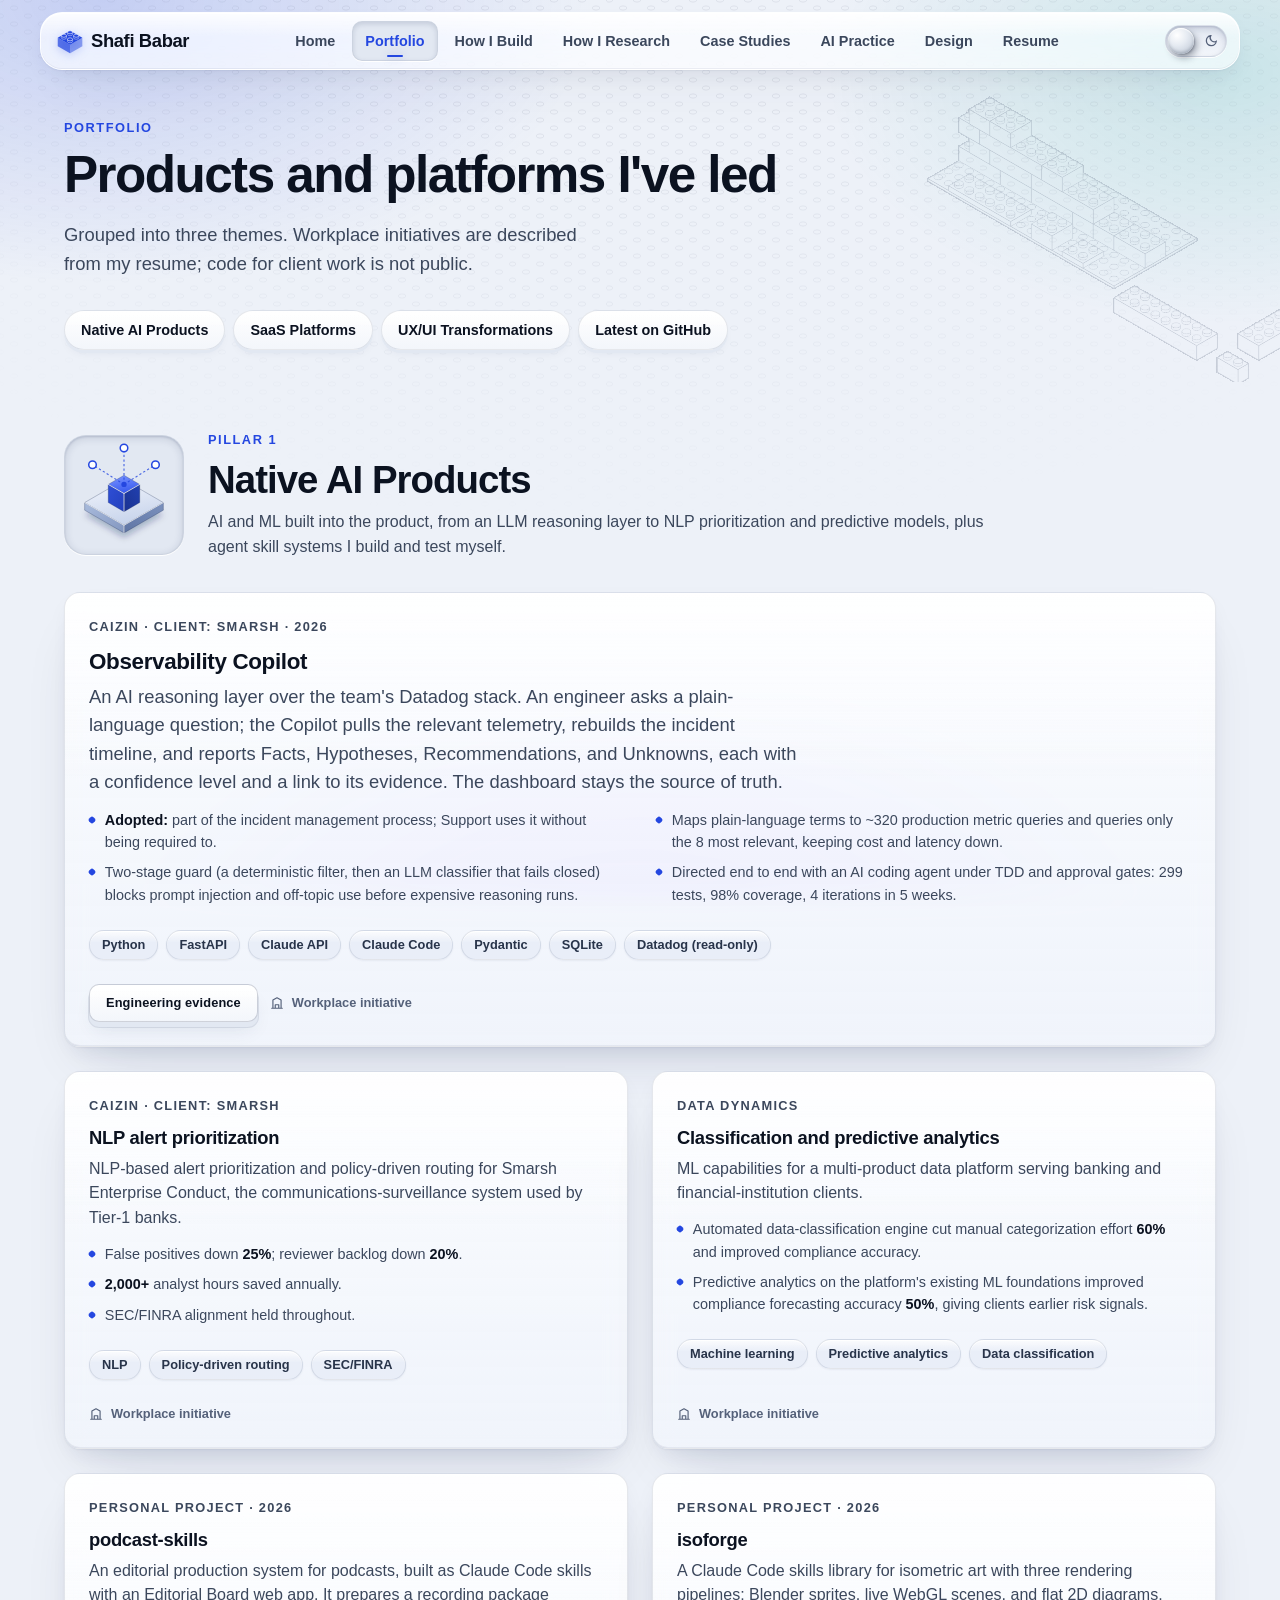
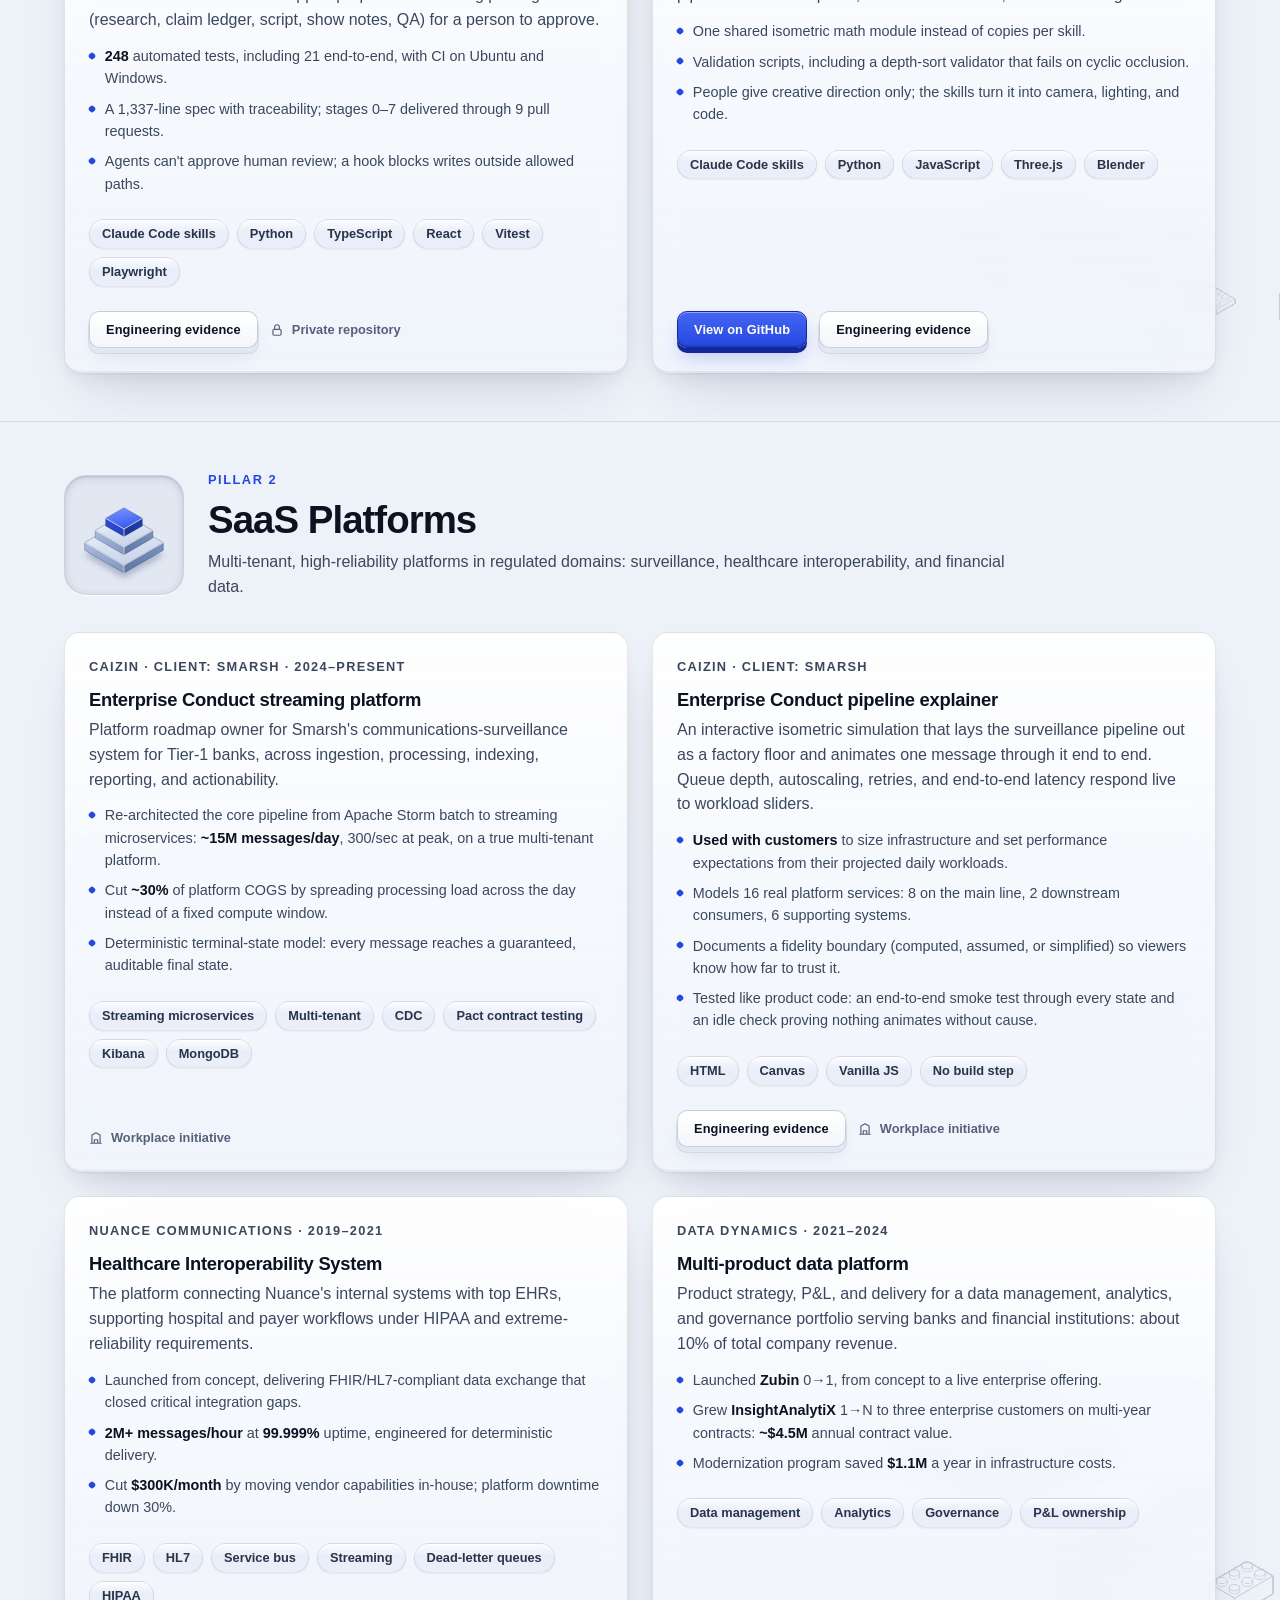
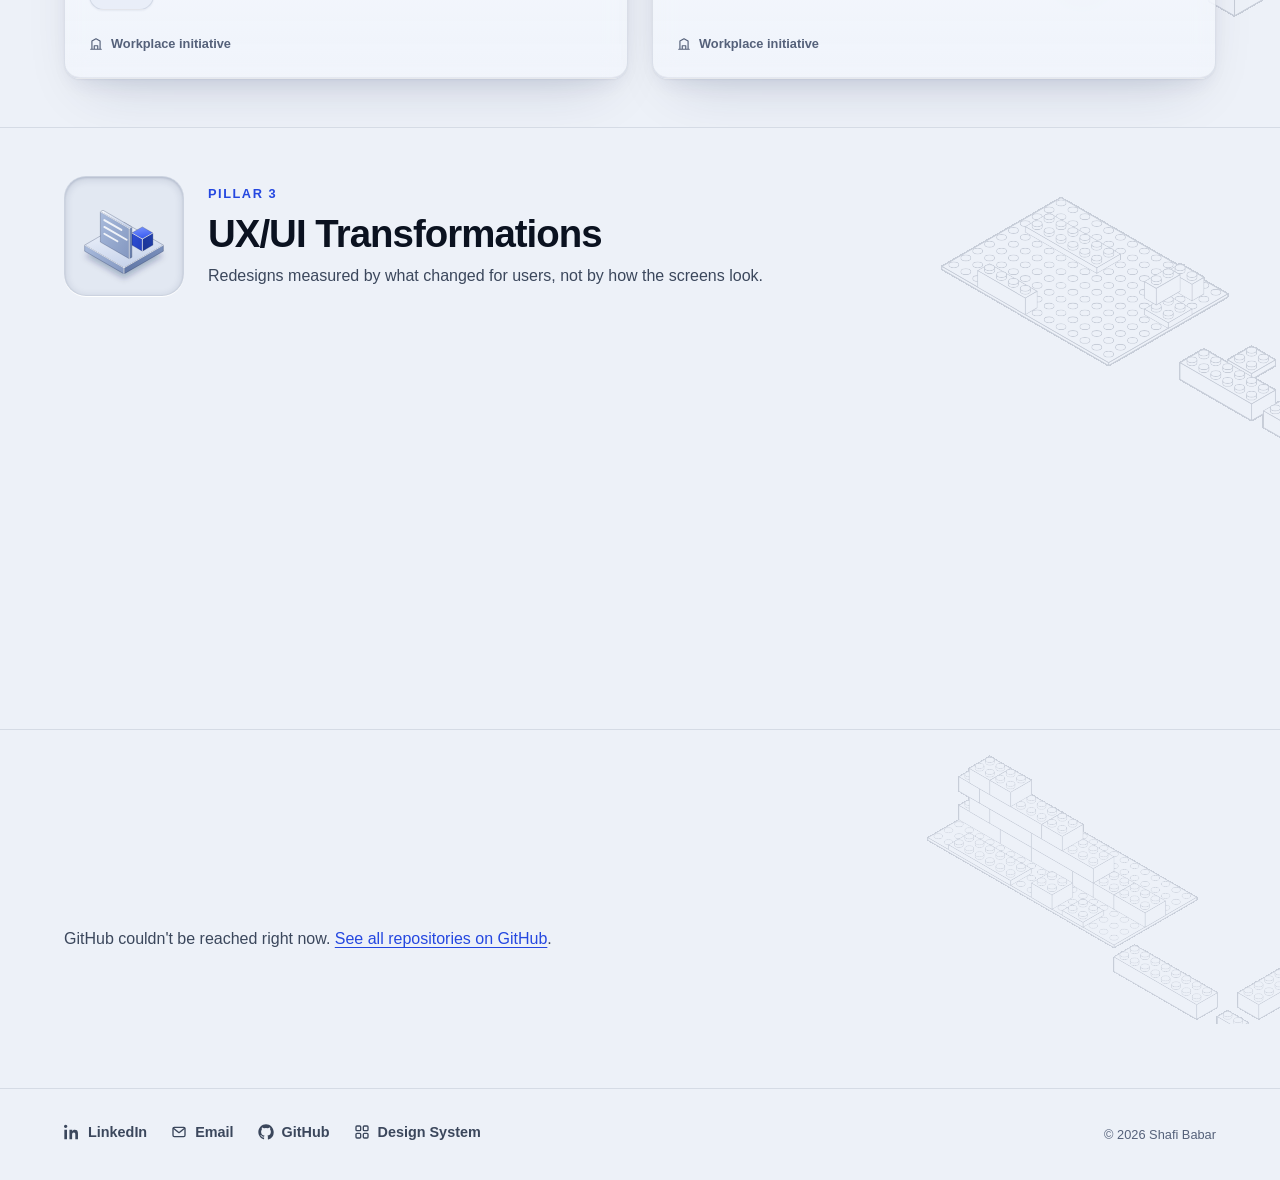
<file: pages/portfolio.html>
<!DOCTYPE html>
<html lang="en">
<head>
<meta charset="UTF-8">
<meta name="viewport" content="width=device-width, initial-scale=1.0">
<title>Portfolio — Shafi Babar</title>
<meta name="description" content="Selected products and platforms led by Shafi Babar: native AI products, enterprise SaaS platforms, and UX/UI transformations.">
<meta property="og:title" content="Portfolio — Shafi Babar">
<meta property="og:description" content="Native AI products, enterprise SaaS platforms, and UX/UI transformations.">
<meta property="og:type" content="website">
<meta property="og:image" content="../assets/profile.jpg">
<link rel="icon" href="data:image/svg+xml,%3Csvg%20xmlns='http://www.w3.org/2000/svg'%20viewBox='-15.1%20-13%2030.1%2030.2'%3E%3Cstyle%3E*{stroke:%230b1220;stroke-width:.9;stroke-linejoin:round}.t,.tp{fill:%236f8cff}.l{fill:%232447e0}.r{fill:%2315289a}.s{fill:%233a5cf0}@media%20(prefers-color-scheme:dark){*{stroke:%23e9eef6}.t,.tp{fill:%239db4ff}.l{fill:%234f7bff}.r{fill:%232447e0}.s{fill:%236f8cff}}%3C/style%3E%3Cpolygon%20class='l'%20points='-13.9,8%200,16%200,6.4%20-13.9,-1.6'/%3E%3Cpolygon%20class='r'%20points='13.9,8%200,16%200,6.4%2013.9,-1.6'/%3E%3Cpolygon%20class='tp'%20points='0,-9.6%2013.9,-1.6%200,6.4%20-13.9,-1.6'/%3E%3Cpath%20class='s'%20d='M-2.9%20-7.8V-5.6A2.9%201.7%200%200%200%202.9%20-5.6V-7.8Z'/%3E%3Cellipse%20class='t'%20cx='0'%20cy='-7.8'%20rx='2.9'%20ry='1.7'/%3E%3Cpath%20class='s'%20d='M4%20-3.8V-1.6A2.9%201.7%200%200%200%209.9%20-1.6V-3.8Z'/%3E%3Cellipse%20class='t'%20cx='6.9'%20cy='-3.8'%20rx='2.9'%20ry='1.7'/%3E%3Cpath%20class='s'%20d='M-9.9%20-3.8V-1.6A2.9%201.7%200%200%200%20-4%20-1.6V-3.8Z'/%3E%3Cellipse%20class='t'%20cx='-6.9'%20cy='-3.8'%20rx='2.9'%20ry='1.7'/%3E%3Cpath%20class='s'%20d='M-2.9%200.2V2.4A2.9%201.7%200%200%200%202.9%202.4V0.2Z'/%3E%3Cellipse%20class='t'%20cx='0'%20cy='0.2'%20rx='2.9'%20ry='1.7'/%3E%3C/svg%3E">
<script>
(function(){var d=document.documentElement,t;d.className+=" js";try{t=localStorage.getItem("theme")}catch(e){}if(t!=="light"&&t!=="dark")t=matchMedia("(prefers-color-scheme: dark)").matches?"dark":"light";d.setAttribute("data-theme",t)})();
</script>
<link rel="preconnect" href="https://api.github.com" crossorigin>
<link rel="stylesheet" href="../css/styles.css">
</head>
<body>
<a class="skip-link" href="#main">Skip to content</a>

<!-- Shared gradient + filter definitions for the isometric motifs on this page -->
<svg width="0" height="0" style="position:absolute" aria-hidden="true" focusable="false">
  <defs>
    <linearGradient id="g-top" x1="0" y1="0" x2="0.3" y2="1"><stop offset="0" class="stop-top-hi"/><stop offset="1" class="stop-top-lo"/></linearGradient>
    <linearGradient id="g-left" x1="0" y1="0" x2="1" y2="1"><stop offset="0" class="stop-left-hi"/><stop offset="1" class="stop-left-lo"/></linearGradient>
    <linearGradient id="g-right" x1="1" y1="0" x2="0" y2="1"><stop offset="0" class="stop-right-hi"/><stop offset="1" class="stop-right-lo"/></linearGradient>
    <linearGradient id="g-atop" x1="0" y1="0" x2="0.3" y2="1"><stop offset="0" class="stop-atop-hi"/><stop offset="1" class="stop-atop-lo"/></linearGradient>
    <linearGradient id="g-aleft" x1="0" y1="0" x2="1" y2="1"><stop offset="0" class="stop-aleft-hi"/><stop offset="1" class="stop-aleft-lo"/></linearGradient>
    <linearGradient id="g-aright" x1="1" y1="0" x2="0" y2="1"><stop offset="0" class="stop-aright-hi"/><stop offset="1" class="stop-aright-lo"/></linearGradient>
    <filter id="f-soft-sm" x="-30%" y="-40%" width="160%" height="180%"><feGaussianBlur stdDeviation="4"/></filter>
  </defs>
</svg>

<header class="site-header">
  <div class="dock surface-glass">
    <a class="brand" href="../index.html">
      <svg viewBox="-14.7 -12.6 29.3 29.4" aria-hidden="true"><polygon points="-13.9,8 0,16 0,6.4 -13.9,-1.6" fill="currentColor" opacity=".72"/><polygon points="13.9,8 0,16 0,6.4 13.9,-1.6" fill="currentColor" opacity=".48"/><polygon points="0,-9.6 13.9,-1.6 0,6.4 -13.9,-1.6" fill="currentColor"/><g stroke="var(--color-surface)" stroke-width=".6"><path d="M-2.9 -7.8V-5.6A2.9 1.7 0 0 0 2.9 -5.6V-7.8Z" fill="currentColor" opacity=".8"/><ellipse cx="0" cy="-7.8" rx="2.9" ry="1.7" fill="currentColor"/><path d="M4 -3.8V-1.6A2.9 1.7 0 0 0 9.9 -1.6V-3.8Z" fill="currentColor" opacity=".8"/><ellipse cx="6.9" cy="-3.8" rx="2.9" ry="1.7" fill="currentColor"/><path d="M-9.9 -3.8V-1.6A2.9 1.7 0 0 0 -4 -1.6V-3.8Z" fill="currentColor" opacity=".8"/><ellipse cx="-6.9" cy="-3.8" rx="2.9" ry="1.7" fill="currentColor"/><path d="M-2.9 0.2V2.4A2.9 1.7 0 0 0 2.9 2.4V0.2Z" fill="currentColor" opacity=".8"/><ellipse cx="0" cy="0.2" rx="2.9" ry="1.7" fill="currentColor"/></g></svg>
      Shafi Babar
    </a>
    <nav aria-label="Primary">
      <ul class="nav-links" id="primary-nav" data-nav-links>
        <li><a href="../index.html">Home</a></li>
        <li><a href="portfolio.html">Portfolio</a></li>
        <li><a href="how-i-build.html">How I Build</a></li>
        <li><a href="how-i-research.html">How I Research</a></li>
        <li><a href="case-studies.html">Case Studies</a></li>
        <li><a href="ai.html">AI Practice</a></li>
        <li><a href="design.html">Design</a></li>
        <li><a href="resume.html">Resume</a></li>
      </ul>
    </nav>
    <div class="nav-controls">
      <button type="button" class="theme-switch" role="switch" aria-checked="false" aria-label="Dark theme" data-theme-toggle>
        <span class="theme-switch__track" aria-hidden="true">
          <svg class="theme-switch__icon theme-switch__icon--sun" viewBox="0 0 24 24" fill="none" stroke="currentColor" stroke-width="2.2" stroke-linecap="round"><circle cx="12" cy="12" r="4"/><path d="M12 2v2M12 20v2M4.9 4.9l1.4 1.4M17.7 17.7l1.4 1.4M2 12h2M20 12h2M4.9 19.1l1.4-1.4M17.7 6.3l1.4-1.4"/></svg>
          <svg class="theme-switch__icon theme-switch__icon--moon" viewBox="0 0 24 24" fill="none" stroke="currentColor" stroke-width="2.2" stroke-linecap="round"><path d="M21 12.5A8.5 8.5 0 1 1 11.5 3a7 7 0 0 0 9.5 9.5Z"/></svg>
          <span class="theme-switch__knob"></span>
        </span>
      </button>
      <button type="button" class="nav-toggle" data-nav-toggle aria-expanded="false" aria-controls="primary-nav" aria-label="Menu">
        <svg viewBox="0 0 24 24" width="20" height="20" fill="none" stroke="currentColor" stroke-width="2" stroke-linecap="round" aria-hidden="true"><path d="M4 7h16M4 12h16M4 17h16"/></svg>
      </button>
    </div>
  </div>
</header>

<main id="main">
  <section class="page-hero">
    <div class="container">
      <p class="eyebrow">Portfolio</p>
      <h1>Products and platforms I've led</h1>
      <p class="hero-lede">Grouped into three themes. Workplace initiatives are described from my resume; code for client work is not public.</p>
      <ul class="jump-links" aria-label="Jump to a theme">
        <li><a href="#native-ai">Native AI Products</a></li>
        <li><a href="#saas-platforms">SaaS Platforms</a></li>
        <li><a href="#ux-ui">UX/UI Transformations</a></li>
        <li><a href="#github">Latest on GitHub</a></li>
      </ul>
    </div>
  </section>

  <!-- ===================== Pillar 1: Native AI Products ===================== -->
  <section class="pillar" id="native-ai" aria-labelledby="native-ai-title">
    <div class="container">
      <header class="pillar-header reveal">
        <div class="motif-well">
          <svg class="iso-motif" viewBox="-60 -56 120 132" aria-hidden="true" focusable="false"><polygon class="iso-shadow" filter="url(#f-soft-sm)" points="0.0,6.0 51.96,36.0 0.0,66.0 -51.96,36.0"/><polygon class="face" fill="url(#g-top)" points="0.0,-10.0 51.96,20.0 0.0,50.0 -51.96,20.0"/><polygon class="face" fill="url(#g-right)" points="51.96,30.0 0.0,60.0 0.0,50.0 51.96,20.0"/><polygon class="face" fill="url(#g-left)" points="-51.96,30.0 0.0,60.0 0.0,50.0 -51.96,20.0"/><polyline class="edge-hi" points="-51.96,20.0 0.0,50.0 51.96,20.0"/><polyline class="edge-hi" points="0.0,50.0 0.0,60.0"/><polygon class="face" fill="url(#g-atop)" points="0.0,-16.0 20.78,-4.0 0.0,8.0 -20.78,-4.0"/><polygon class="face" fill="url(#g-aright)" points="20.78,20.0 0.0,32.0 0.0,8.0 20.78,-4.0"/><polygon class="face" fill="url(#g-aleft)" points="-20.78,20.0 0.0,32.0 0.0,8.0 -20.78,-4.0"/><polyline class="edge-hi" points="-20.78,-4.0 0.0,8.0 20.78,-4.0"/><polyline class="edge-hi" points="0.0,8.0 0.0,32.0"/><line class="iso-link" x1="0.00" y1="-4.00" x2="-41.57" y2="-30.00"/><line class="iso-link" x1="0.00" y1="-4.00" x2="0.00" y2="-52.00"/><line class="iso-link" x1="0.00" y1="-4.00" x2="41.57" y2="-30.00"/><circle class="iso-node" cx="-41.57" cy="-30.00" r="5"/><circle class="iso-node" cx="0.00" cy="-52.00" r="5"/><circle class="iso-node" cx="41.57" cy="-30.00" r="5"/><circle class="iso-node iso-node--core" cx="0.00" cy="-4.00" r="3.5"/></svg>
        </div>
        <div>
          <p class="eyebrow">Pillar 1</p>
          <h2 id="native-ai-title">Native AI Products</h2>
          <p>AI and ML built into the product, from an LLM reasoning layer to NLP prioritization and predictive models, plus agent skill systems I build and test myself.</p>
        </div>
      </header>

      <div class="bento">
        <article class="tile project-card project-card--featured span-6 reveal">
          <p class="tile-kicker">Caizin · Client: Smarsh · 2026</p>
          <h3>Observability Copilot</h3>
          <p class="project-summary">An AI reasoning layer over the team's Datadog stack. An engineer asks a plain-language question; the Copilot pulls the relevant telemetry, rebuilds the incident timeline, and reports Facts, Hypotheses, Recommendations, and Unknowns, each with a confidence level and a link to its evidence. The dashboard stays the source of truth.</p>
          <ul class="card-points">
            <li><strong>Adopted:</strong> part of the incident management process; Support uses it without being required to.</li>
            <li>Maps plain-language terms to ~320 production metric queries and queries only the 8 most relevant, keeping cost and latency down.</li>
            <li>Two-stage guard (a deterministic filter, then an LLM classifier that fails closed) blocks prompt injection and off-topic use before expensive reasoning runs.</li>
            <li>Directed end to end with an AI coding agent under TDD and approval gates: 299 tests, 98% coverage, 4 iterations in 5 weeks.</li>
          </ul>
          <ul class="tag-row" aria-label="Tech stack">
            <li class="tag">Python</li><li class="tag">FastAPI</li><li class="tag">Claude API</li><li class="tag">Claude Code</li><li class="tag">Pydantic</li><li class="tag">SQLite</li><li class="tag">Datadog (read-only)</li>
          </ul>
          <div class="project-footer">
            <a class="btn btn-secondary btn-sm" href="how-i-build.html#copilot">Engineering evidence</a>
            <span class="project-note"><svg viewBox="0 0 24 24" fill="none" stroke="currentColor" stroke-width="2" stroke-linecap="round" stroke-linejoin="round" aria-hidden="true"><path d="M3 21h18M5 21V7l7-4 7 4v14M9 21v-6h6v6"/></svg>Workplace initiative</span>
          </div>
        </article>

        <article class="tile project-card span-3 reveal">
          <p class="tile-kicker">Caizin · Client: Smarsh</p>
          <h3>NLP alert prioritization</h3>
          <p class="project-summary">NLP-based alert prioritization and policy-driven routing for Smarsh Enterprise Conduct, the communications-surveillance system used by Tier-1 banks.</p>
          <ul class="card-points">
            <li>False positives down <strong>25%</strong>; reviewer backlog down <strong>20%</strong>.</li>
            <li><strong>2,000+</strong> analyst hours saved annually.</li>
            <li>SEC/FINRA alignment held throughout.</li>
          </ul>
          <ul class="tag-row" aria-label="Focus areas">
            <li class="tag">NLP</li><li class="tag">Policy-driven routing</li><li class="tag">SEC/FINRA</li>
          </ul>
          <div class="project-footer">
            <span class="project-note"><svg viewBox="0 0 24 24" fill="none" stroke="currentColor" stroke-width="2" stroke-linecap="round" stroke-linejoin="round" aria-hidden="true"><path d="M3 21h18M5 21V7l7-4 7 4v14M9 21v-6h6v6"/></svg>Workplace initiative</span>
          </div>
        </article>

        <article class="tile project-card span-3 reveal">
          <p class="tile-kicker">Data Dynamics</p>
          <h3>Classification and predictive analytics</h3>
          <p class="project-summary">ML capabilities for a multi-product data platform serving banking and financial-institution clients.</p>
          <ul class="card-points">
            <li>Automated data-classification engine cut manual categorization effort <strong>60%</strong> and improved compliance accuracy.</li>
            <li>Predictive analytics on the platform's existing ML foundations improved compliance forecasting accuracy <strong>50%</strong>, giving clients earlier risk signals.</li>
          </ul>
          <ul class="tag-row" aria-label="Focus areas">
            <li class="tag">Machine learning</li><li class="tag">Predictive analytics</li><li class="tag">Data classification</li>
          </ul>
          <div class="project-footer">
            <span class="project-note"><svg viewBox="0 0 24 24" fill="none" stroke="currentColor" stroke-width="2" stroke-linecap="round" stroke-linejoin="round" aria-hidden="true"><path d="M3 21h18M5 21V7l7-4 7 4v14M9 21v-6h6v6"/></svg>Workplace initiative</span>
          </div>
        </article>

        <article class="tile project-card span-3 reveal">
          <p class="tile-kicker">Personal project · 2026</p>
          <h3>podcast-skills</h3>
          <p class="project-summary">An editorial production system for podcasts, built as Claude Code skills with an Editorial Board web app. It prepares a recording package (research, claim ledger, script, show notes, QA) for a person to approve.</p>
          <ul class="card-points">
            <li><strong>248</strong> automated tests, including 21 end-to-end, with CI on Ubuntu and Windows.</li>
            <li>A 1,337-line spec with traceability; stages 0–7 delivered through 9 pull requests.</li>
            <li>Agents can't approve human review; a hook blocks writes outside allowed paths.</li>
          </ul>
          <ul class="tag-row" aria-label="Tech stack">
            <li class="tag">Claude Code skills</li><li class="tag">Python</li><li class="tag">TypeScript</li><li class="tag">React</li><li class="tag">Vitest</li><li class="tag">Playwright</li>
          </ul>
          <div class="project-footer">
            <a class="btn btn-secondary btn-sm" href="how-i-build.html#podcast">Engineering evidence</a>
            <span class="project-note"><svg viewBox="0 0 24 24" fill="none" stroke="currentColor" stroke-width="2" stroke-linecap="round" stroke-linejoin="round" aria-hidden="true"><rect x="5" y="11" width="14" height="10" rx="2"/><path d="M8 11V7a4 4 0 0 1 8 0v4"/></svg>Private repository</span>
          </div>
        </article>

        <article class="tile project-card span-3 reveal">
          <p class="tile-kicker">Personal project · 2026</p>
          <h3>isoforge</h3>
          <p class="project-summary">A Claude Code skills library for isometric art with three rendering pipelines: Blender sprites, live WebGL scenes, and flat 2D diagrams.</p>
          <ul class="card-points">
            <li>One shared isometric math module instead of copies per skill.</li>
            <li>Validation scripts, including a depth-sort validator that fails on cyclic occlusion.</li>
            <li>People give creative direction only; the skills turn it into camera, lighting, and code.</li>
          </ul>
          <ul class="tag-row" aria-label="Tech stack">
            <li class="tag">Claude Code skills</li><li class="tag">Python</li><li class="tag">JavaScript</li><li class="tag">Three.js</li><li class="tag">Blender</li>
          </ul>
          <div class="project-footer">
            <a class="btn btn-primary btn-sm" href="https://github.com/shafibabar/isoforge-plugin">View on GitHub</a>
            <a class="btn btn-secondary btn-sm" href="how-i-build.html#isoforge">Engineering evidence</a>
          </div>
        </article>
      </div>
    </div>
  </section>

  <!-- ===================== Pillar 2: SaaS Platforms ===================== -->
  <section class="pillar" id="saas-platforms" aria-labelledby="saas-title">
    <div class="container">
      <header class="pillar-header reveal">
        <div class="motif-well">
          <svg class="iso-motif" viewBox="-60 -56 120 132" aria-hidden="true" focusable="false"><polygon class="iso-shadow" filter="url(#f-soft-sm)" points="0.0,6.0 51.96,36.0 0.0,66.0 -51.96,36.0"/><polygon class="face" fill="url(#g-top)" points="0.0,-10.0 51.96,20.0 0.0,50.0 -51.96,20.0"/><polygon class="face" fill="url(#g-right)" points="51.96,30.0 0.0,60.0 0.0,50.0 51.96,20.0"/><polygon class="face" fill="url(#g-left)" points="-51.96,30.0 0.0,60.0 0.0,50.0 -51.96,20.0"/><polyline class="edge-hi" points="-51.96,20.0 0.0,50.0 51.96,20.0"/><polyline class="edge-hi" points="0.0,50.0 0.0,60.0"/><polygon class="face" fill="url(#g-top)" points="0.0,-18.0 38.11,4.0 0.0,26.0 -38.11,4.0"/><polygon class="face" fill="url(#g-right)" points="38.11,14.0 0.0,36.0 0.0,26.0 38.11,4.0"/><polygon class="face" fill="url(#g-left)" points="-38.11,14.0 0.0,36.0 0.0,26.0 -38.11,4.0"/><polyline class="edge-hi" points="-38.11,4.0 0.0,26.0 38.11,4.0"/><polyline class="edge-hi" points="0.0,26.0 0.0,36.0"/><polygon class="face" fill="url(#g-atop)" points="0.0,-26.0 24.25,-12.0 0.0,2.0 -24.25,-12.0"/><polygon class="face" fill="url(#g-aright)" points="24.25,-2.0 0.0,12.0 0.0,2.0 24.25,-12.0"/><polygon class="face" fill="url(#g-aleft)" points="-24.25,-2.0 0.0,12.0 0.0,2.0 -24.25,-12.0"/><polyline class="edge-hi" points="-24.25,-12.0 0.0,2.0 24.25,-12.0"/><polyline class="edge-hi" points="0.0,2.0 0.0,12.0"/></svg>
        </div>
        <div>
          <p class="eyebrow">Pillar 2</p>
          <h2 id="saas-title">SaaS Platforms</h2>
          <p>Multi-tenant, high-reliability platforms in regulated domains: surveillance, healthcare interoperability, and financial data.</p>
        </div>
      </header>

      <div class="bento">
        <article class="tile project-card span-3 reveal">
          <p class="tile-kicker">Caizin · Client: Smarsh · 2024–present</p>
          <h3>Enterprise Conduct streaming platform</h3>
          <p class="project-summary">Platform roadmap owner for Smarsh's communications-surveillance system for Tier-1 banks, across ingestion, processing, indexing, reporting, and actionability.</p>
          <ul class="card-points">
            <li>Re-architected the core pipeline from Apache Storm batch to streaming microservices: <strong>~15M messages/day</strong>, 300/sec at peak, on a true multi-tenant platform.</li>
            <li>Cut <strong>~30%</strong> of platform COGS by spreading processing load across the day instead of a fixed compute window.</li>
            <li>Deterministic terminal-state model: every message reaches a guaranteed, auditable final state.</li>
          </ul>
          <ul class="tag-row" aria-label="Tech stack">
            <li class="tag">Streaming microservices</li><li class="tag">Multi-tenant</li><li class="tag">CDC</li><li class="tag">Pact contract testing</li><li class="tag">Kibana</li><li class="tag">MongoDB</li>
          </ul>
          <div class="project-footer">
            <span class="project-note"><svg viewBox="0 0 24 24" fill="none" stroke="currentColor" stroke-width="2" stroke-linecap="round" stroke-linejoin="round" aria-hidden="true"><path d="M3 21h18M5 21V7l7-4 7 4v14M9 21v-6h6v6"/></svg>Workplace initiative</span>
          </div>
        </article>

        <article class="tile project-card span-3 reveal">
          <p class="tile-kicker">Caizin · Client: Smarsh</p>
          <h3>Enterprise Conduct pipeline explainer</h3>
          <p class="project-summary">An interactive isometric simulation that lays the surveillance pipeline out as a factory floor and animates one message through it end to end. Queue depth, autoscaling, retries, and end-to-end latency respond live to workload sliders.</p>
          <ul class="card-points">
            <li><strong>Used with customers</strong> to size infrastructure and set performance expectations from their projected daily workloads.</li>
            <li>Models 16 real platform services: 8 on the main line, 2 downstream consumers, 6 supporting systems.</li>
            <li>Documents a fidelity boundary (computed, assumed, or simplified) so viewers know how far to trust it.</li>
            <li>Tested like product code: an end-to-end smoke test through every state and an idle check proving nothing animates without cause.</li>
          </ul>
          <ul class="tag-row" aria-label="Tech stack">
            <li class="tag">HTML</li><li class="tag">Canvas</li><li class="tag">Vanilla JS</li><li class="tag">No build step</li>
          </ul>
          <div class="project-footer">
            <a class="btn btn-secondary btn-sm" href="how-i-build.html#explainer">Engineering evidence</a>
            <span class="project-note"><svg viewBox="0 0 24 24" fill="none" stroke="currentColor" stroke-width="2" stroke-linecap="round" stroke-linejoin="round" aria-hidden="true"><path d="M3 21h18M5 21V7l7-4 7 4v14M9 21v-6h6v6"/></svg>Workplace initiative</span>
          </div>
        </article>

        <article class="tile project-card span-3 reveal">
          <p class="tile-kicker">Nuance Communications · 2019–2021</p>
          <h3>Healthcare Interoperability System</h3>
          <p class="project-summary">The platform connecting Nuance's internal systems with top EHRs, supporting hospital and payer workflows under HIPAA and extreme-reliability requirements.</p>
          <ul class="card-points">
            <li>Launched from concept, delivering FHIR/HL7-compliant data exchange that closed critical integration gaps.</li>
            <li><strong>2M+ messages/hour</strong> at <strong>99.999%</strong> uptime, engineered for deterministic delivery.</li>
            <li>Cut <strong>$300K/month</strong> by moving vendor capabilities in-house; platform downtime down 30%.</li>
          </ul>
          <ul class="tag-row" aria-label="Tech stack">
            <li class="tag">FHIR</li><li class="tag">HL7</li><li class="tag">Service bus</li><li class="tag">Streaming</li><li class="tag">Dead-letter queues</li><li class="tag">HIPAA</li>
          </ul>
          <div class="project-footer">
            <span class="project-note"><svg viewBox="0 0 24 24" fill="none" stroke="currentColor" stroke-width="2" stroke-linecap="round" stroke-linejoin="round" aria-hidden="true"><path d="M3 21h18M5 21V7l7-4 7 4v14M9 21v-6h6v6"/></svg>Workplace initiative</span>
          </div>
        </article>

        <article class="tile project-card span-3 reveal">
          <p class="tile-kicker">Data Dynamics · 2021–2024</p>
          <h3>Multi-product data platform</h3>
          <p class="project-summary">Product strategy, P&amp;L, and delivery for a data management, analytics, and governance portfolio serving banks and financial institutions: about 10% of total company revenue.</p>
          <ul class="card-points">
            <li>Launched <strong>Zubin</strong> 0→1, from concept to a live enterprise offering.</li>
            <li>Grew <strong>InsightAnalytiX</strong> 1→N to three enterprise customers on multi-year contracts: <strong>~$4.5M</strong> annual contract value.</li>
            <li>Modernization program saved <strong>$1.1M</strong> a year in infrastructure costs.</li>
          </ul>
          <ul class="tag-row" aria-label="Focus areas">
            <li class="tag">Data management</li><li class="tag">Analytics</li><li class="tag">Governance</li><li class="tag">P&amp;L ownership</li>
          </ul>
          <div class="project-footer">
            <span class="project-note"><svg viewBox="0 0 24 24" fill="none" stroke="currentColor" stroke-width="2" stroke-linecap="round" stroke-linejoin="round" aria-hidden="true"><path d="M3 21h18M5 21V7l7-4 7 4v14M9 21v-6h6v6"/></svg>Workplace initiative</span>
          </div>
        </article>
      </div>
    </div>
  </section>

  <!-- ===================== Pillar 3: UX/UI Transformations ===================== -->
  <section class="pillar" id="ux-ui" aria-labelledby="ux-title">
    <div class="container">
      <header class="pillar-header reveal">
        <div class="motif-well">
          <svg class="iso-motif" viewBox="-60 -56 120 132" aria-hidden="true" focusable="false"><polygon class="iso-shadow" filter="url(#f-soft-sm)" points="0.0,6.0 51.96,36.0 0.0,66.0 -51.96,36.0"/><polygon class="face" fill="url(#g-top)" points="0.0,-8.0 51.96,22.0 0.0,52.0 -51.96,22.0"/><polygon class="face" fill="url(#g-right)" points="51.96,30.0 0.0,60.0 0.0,52.0 51.96,22.0"/><polygon class="face" fill="url(#g-left)" points="-51.96,30.0 0.0,60.0 0.0,52.0 -51.96,22.0"/><polyline class="edge-hi" points="-51.96,22.0 0.0,52.0 51.96,22.0"/><polyline class="edge-hi" points="0.0,52.0 0.0,60.0"/><polygon class="face" fill="url(#g-atop)" points="24.25,-2.0 38.11,6.0 24.25,14.0 10.39,6.0"/><polygon class="face" fill="url(#g-aright)" points="38.11,22.0 24.25,30.0 24.25,14.0 38.11,6.0"/><polygon class="face" fill="url(#g-aleft)" points="10.39,22.0 24.25,30.0 24.25,14.0 10.39,6.0"/><polyline class="edge-hi" points="10.39,6.0 24.25,14.0 38.11,6.0"/><polyline class="edge-hi" points="24.25,14.0 24.25,30.0"/><polygon class="face" fill="url(#g-top)" points="-27.71,-24.0 10.39,-2.0 6.93,0.0 -31.18,-22.0"/><polygon class="face" fill="url(#g-right)" points="10.39,38.0 6.93,40.0 6.93,0.0 10.39,-2.0"/><polygon class="face" fill="url(#g-left)" points="-31.18,18.0 6.93,40.0 6.93,0.0 -31.18,-22.0"/><polyline class="edge-hi" points="-31.18,-22.0 6.93,0.0 10.39,-2.0"/><polyline class="edge-hi" points="6.93,0.0 6.93,40.0"/><line class="iso-ui-row" x1="-25.98" y1="-11.00" x2="-3.46" y2="2.00"/><line class="iso-ui-row" x1="-25.98" y1="-2.00" x2="3.46" y2="15.00"/><line class="iso-ui-row" x1="-25.98" y1="7.00" x2="-8.66" y2="17.00"/></svg>
        </div>
        <div>
          <p class="eyebrow">Pillar 3</p>
          <h2 id="ux-title">UX/UI Transformations</h2>
          <p>Redesigns measured by what changed for users, not by how the screens look.</p>
        </div>
      </header>

      <div class="bento">
        <article class="tile project-card span-3 reveal">
          <p class="tile-kicker">Data Dynamics</p>
          <h3>Data platform UI/UX redesign</h3>
          <p class="project-summary">Directed a UI/UX redesign of the multi-product data platform.</p>
          <ul class="card-points">
            <li>User engagement up <strong>40%</strong>.</li>
            <li>Customer satisfaction up <strong>20%</strong>.</li>
          </ul>
          <div class="content-slot"><strong>Content slot:</strong> add before/after screens (under 200 KB each) and the two or three design decisions that drove the result.</div>
          <div class="project-footer">
            <span class="project-note"><svg viewBox="0 0 24 24" fill="none" stroke="currentColor" stroke-width="2" stroke-linecap="round" stroke-linejoin="round" aria-hidden="true"><path d="M3 21h18M5 21V7l7-4 7 4v14M9 21v-6h6v6"/></svg>Workplace initiative</span>
          </div>
        </article>

        <article class="tile content-slot span-3 reveal">
          <p><strong>Content slot: UX/UI project.</strong> Add a card: product, problem, what changed, measured result, and stack or tools used. Include a repo link if public.</p>
        </article>
      </div>
    </div>
  </section>

  <!-- ===================== Latest on GitHub ===================== -->
  <section class="pillar" id="github" aria-labelledby="github-title">
    <div class="container">
      <div class="section-heading reveal">
        <p class="eyebrow">Live from GitHub</p>
        <h2 id="github-title">Latest on GitHub</h2>
        <p>Public repositories, most recently updated first.</p>
      </div>
      <div data-github-feed>
        <p class="feed-status" data-feed-status role="status">Browse my public repositories on <a href="https://github.com/shafibabar">github.com/shafibabar</a>.</p>
        <div class="bento" data-feed-list></div>
      </div>
    </div>
  </section>
</main>

<footer class="site-footer">
  <div class="container footer-inner">
    <ul class="footer-links">
      <li><a href="https://linkedin.com/in/shafibabar"><svg viewBox="0 0 24 24" fill="currentColor" aria-hidden="true"><path d="M4.98 3.5C4.98 4.88 3.87 6 2.5 6S0 4.88 0 3.5 1.12 1 2.5 1s2.48 1.12 2.48 2.5zM.5 8.75h4V23h-4V8.75zM8.5 8.75h3.83v1.95h.05c.53-1 1.84-2.06 3.79-2.06 4.05 0 4.8 2.67 4.8 6.14V23h-4v-6.7c0-1.6-.03-3.66-2.23-3.66-2.23 0-2.57 1.74-2.57 3.54V23h-4V8.75z"/></svg>LinkedIn</a></li>
      <li><a href="mailto:shafi.babar.work@gmail.com"><svg viewBox="0 0 24 24" fill="none" stroke="currentColor" stroke-width="2" stroke-linecap="round" stroke-linejoin="round" aria-hidden="true"><rect x="3" y="5" width="18" height="14" rx="2"/><path d="m3.5 6.5 8.5 6.5 8.5-6.5"/></svg>Email</a></li>
      <li><a href="https://github.com/shafibabar"><svg viewBox="0 0 24 24" fill="currentColor" aria-hidden="true"><path d="M12 .5C5.73.5.5 5.73.5 12c0 5.1 3.29 9.4 7.86 10.93.58.1.79-.25.79-.56 0-.27-.01-1.16-.02-2.11-3.2.7-3.88-1.35-3.88-1.35-.52-1.33-1.28-1.68-1.28-1.68-1.04-.72.08-.7.08-.7 1.16.08 1.77 1.19 1.77 1.19 1.03 1.77 2.7 1.26 3.36.96.1-.75.4-1.26.73-1.55-2.55-.29-5.24-1.28-5.24-5.68 0-1.25.45-2.28 1.18-3.08-.12-.29-.51-1.46.11-3.04 0 0 .96-.31 3.15 1.18a10.9 10.9 0 0 1 5.74 0c2.19-1.49 3.15-1.18 3.15-1.18.62 1.58.23 2.75.11 3.04.74.8 1.18 1.83 1.18 3.08 0 4.41-2.69 5.38-5.25 5.67.41.36.78 1.08.78 2.17 0 1.57-.01 2.83-.01 3.22 0 .31.21.67.8.56A10.51 10.51 0 0 0 23.5 12c0-6.27-5.23-11.5-11.5-11.5z"/></svg>GitHub</a></li>
      <li><a href="design-system.html"><svg viewBox="0 0 24 24" fill="none" stroke="currentColor" stroke-width="2" stroke-linecap="round" stroke-linejoin="round" aria-hidden="true"><rect x="3" y="3" width="7" height="7" rx="1.5"/><rect x="14" y="3" width="7" height="7" rx="1.5"/><rect x="3" y="14" width="7" height="7" rx="1.5"/><rect x="14" y="14" width="7" height="7" rx="1.5"/></svg>Design System</a></li>
    </ul>
    <p class="footer-meta">© 2026 Shafi Babar</p>
  </div>
</footer>

<script src="../js/main.js" defer></script>
<script src="../js/github.js" defer></script>
</body>
</html>
</file>
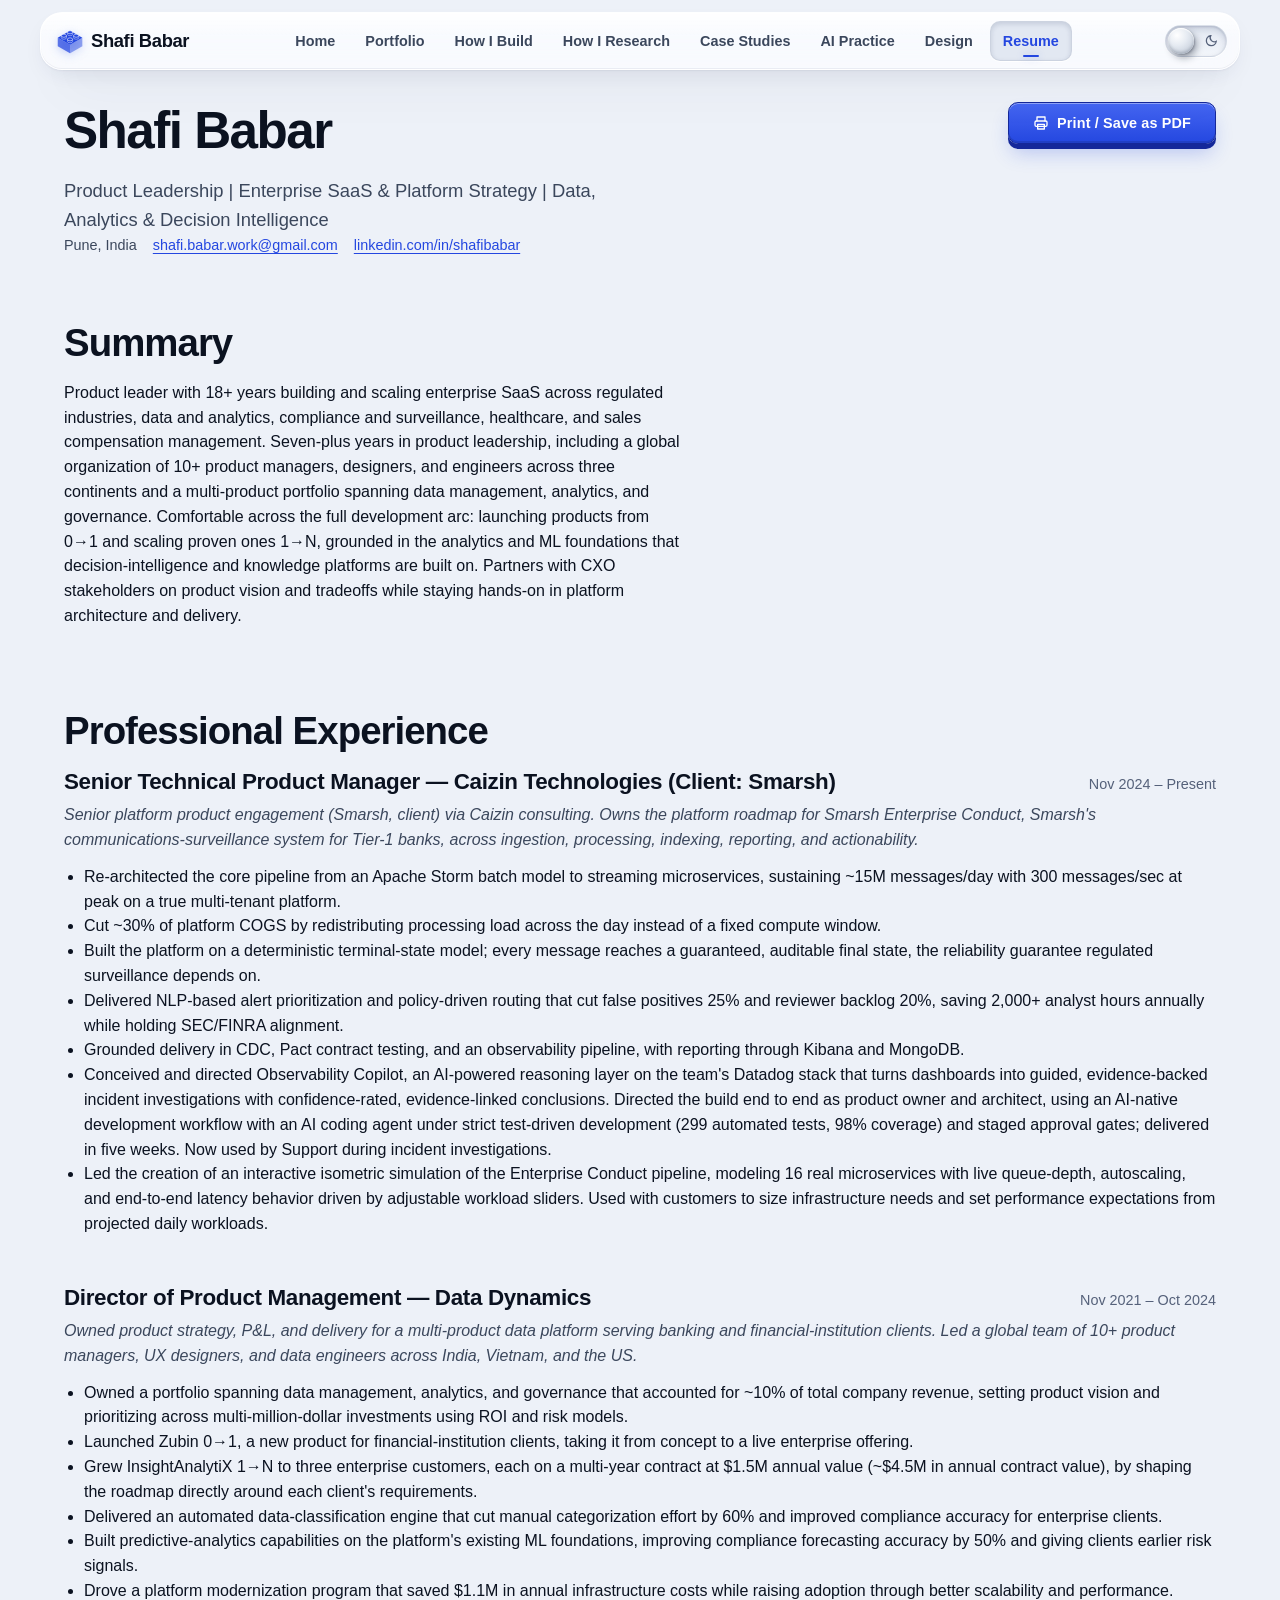
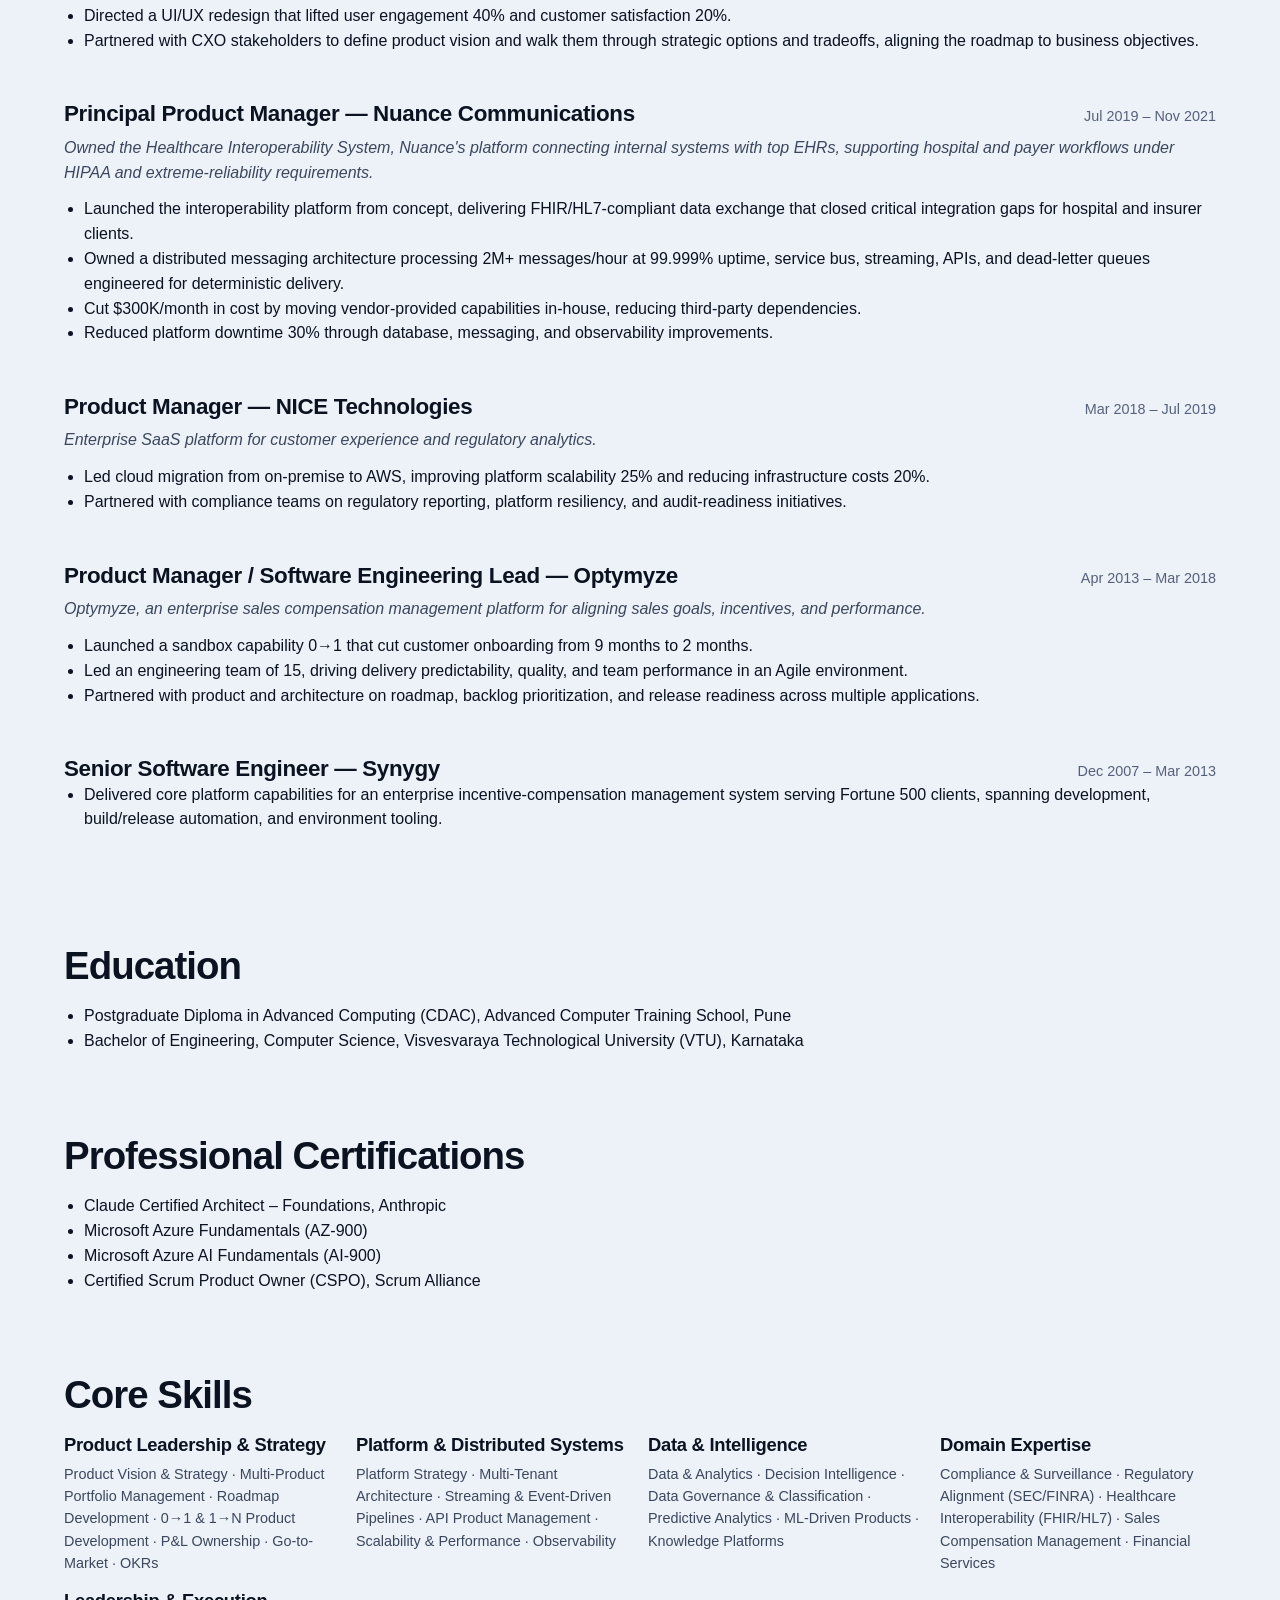
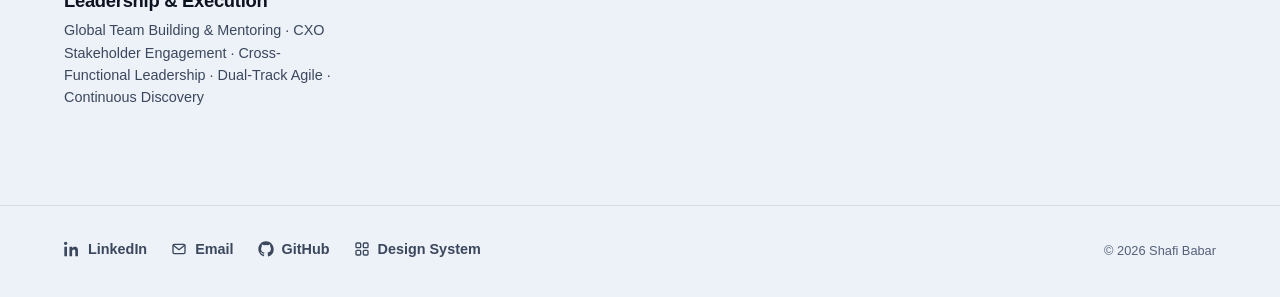
<file: pages/resume.html>
<!DOCTYPE html>
<html lang="en">
<head>
<meta charset="UTF-8">
<meta name="viewport" content="width=device-width, initial-scale=1.0">
<title>Resume — Shafi Babar</title>
<meta name="description" content="Resume: Shafi Babar, product leader with 18+ years in enterprise SaaS, platform strategy, compliance, healthcare, and native AI products.">
<meta property="og:title" content="Resume — Shafi Babar">
<meta property="og:description" content="18+ years in enterprise SaaS, platform strategy, compliance, healthcare, and native AI products.">
<meta property="og:type" content="website">
<link rel="icon" href="data:image/svg+xml,%3Csvg%20xmlns='http://www.w3.org/2000/svg'%20viewBox='-15.1%20-13%2030.1%2030.2'%3E%3Cstyle%3E*{stroke:%230b1220;stroke-width:.9;stroke-linejoin:round}.t,.tp{fill:%236f8cff}.l{fill:%232447e0}.r{fill:%2315289a}.s{fill:%233a5cf0}@media%20(prefers-color-scheme:dark){*{stroke:%23e9eef6}.t,.tp{fill:%239db4ff}.l{fill:%234f7bff}.r{fill:%232447e0}.s{fill:%236f8cff}}%3C/style%3E%3Cpolygon%20class='l'%20points='-13.9,8%200,16%200,6.4%20-13.9,-1.6'/%3E%3Cpolygon%20class='r'%20points='13.9,8%200,16%200,6.4%2013.9,-1.6'/%3E%3Cpolygon%20class='tp'%20points='0,-9.6%2013.9,-1.6%200,6.4%20-13.9,-1.6'/%3E%3Cpath%20class='s'%20d='M-2.9%20-7.8V-5.6A2.9%201.7%200%200%200%202.9%20-5.6V-7.8Z'/%3E%3Cellipse%20class='t'%20cx='0'%20cy='-7.8'%20rx='2.9'%20ry='1.7'/%3E%3Cpath%20class='s'%20d='M4%20-3.8V-1.6A2.9%201.7%200%200%200%209.9%20-1.6V-3.8Z'/%3E%3Cellipse%20class='t'%20cx='6.9'%20cy='-3.8'%20rx='2.9'%20ry='1.7'/%3E%3Cpath%20class='s'%20d='M-9.9%20-3.8V-1.6A2.9%201.7%200%200%200%20-4%20-1.6V-3.8Z'/%3E%3Cellipse%20class='t'%20cx='-6.9'%20cy='-3.8'%20rx='2.9'%20ry='1.7'/%3E%3Cpath%20class='s'%20d='M-2.9%200.2V2.4A2.9%201.7%200%200%200%202.9%202.4V0.2Z'/%3E%3Cellipse%20class='t'%20cx='0'%20cy='0.2'%20rx='2.9'%20ry='1.7'/%3E%3C/svg%3E">
<script>
(function(){var d=document.documentElement,t;d.className+=" js";try{t=localStorage.getItem("theme")}catch(e){}if(t!=="light"&&t!=="dark")t=matchMedia("(prefers-color-scheme: dark)").matches?"dark":"light";d.setAttribute("data-theme",t)})();
</script>
<link rel="stylesheet" href="../css/styles.css">
</head>
<body class="page-plain">
<a class="skip-link" href="#main">Skip to content</a>

<header class="site-header">
  <div class="dock surface-glass">
    <a class="brand" href="../index.html">
      <svg viewBox="-14.7 -12.6 29.3 29.4" aria-hidden="true"><polygon points="-13.9,8 0,16 0,6.4 -13.9,-1.6" fill="currentColor" opacity=".72"/><polygon points="13.9,8 0,16 0,6.4 13.9,-1.6" fill="currentColor" opacity=".48"/><polygon points="0,-9.6 13.9,-1.6 0,6.4 -13.9,-1.6" fill="currentColor"/><g stroke="var(--color-surface)" stroke-width=".6"><path d="M-2.9 -7.8V-5.6A2.9 1.7 0 0 0 2.9 -5.6V-7.8Z" fill="currentColor" opacity=".8"/><ellipse cx="0" cy="-7.8" rx="2.9" ry="1.7" fill="currentColor"/><path d="M4 -3.8V-1.6A2.9 1.7 0 0 0 9.9 -1.6V-3.8Z" fill="currentColor" opacity=".8"/><ellipse cx="6.9" cy="-3.8" rx="2.9" ry="1.7" fill="currentColor"/><path d="M-9.9 -3.8V-1.6A2.9 1.7 0 0 0 -4 -1.6V-3.8Z" fill="currentColor" opacity=".8"/><ellipse cx="-6.9" cy="-3.8" rx="2.9" ry="1.7" fill="currentColor"/><path d="M-2.9 0.2V2.4A2.9 1.7 0 0 0 2.9 2.4V0.2Z" fill="currentColor" opacity=".8"/><ellipse cx="0" cy="0.2" rx="2.9" ry="1.7" fill="currentColor"/></g></svg>
      Shafi Babar
    </a>
    <nav aria-label="Primary">
      <ul class="nav-links" id="primary-nav" data-nav-links>
        <li><a href="../index.html">Home</a></li>
        <li><a href="portfolio.html">Portfolio</a></li>
        <li><a href="how-i-build.html">How I Build</a></li>
        <li><a href="how-i-research.html">How I Research</a></li>
        <li><a href="case-studies.html">Case Studies</a></li>
        <li><a href="ai.html">AI Practice</a></li>
        <li><a href="design.html">Design</a></li>
        <li><a href="resume.html">Resume</a></li>
      </ul>
    </nav>
    <div class="nav-controls">
      <button type="button" class="theme-switch" role="switch" aria-checked="false" aria-label="Dark theme" data-theme-toggle>
        <span class="theme-switch__track" aria-hidden="true">
          <svg class="theme-switch__icon theme-switch__icon--sun" viewBox="0 0 24 24" fill="none" stroke="currentColor" stroke-width="2.2" stroke-linecap="round"><circle cx="12" cy="12" r="4"/><path d="M12 2v2M12 20v2M4.9 4.9l1.4 1.4M17.7 17.7l1.4 1.4M2 12h2M20 12h2M4.9 19.1l1.4-1.4M17.7 6.3l1.4-1.4"/></svg>
          <svg class="theme-switch__icon theme-switch__icon--moon" viewBox="0 0 24 24" fill="none" stroke="currentColor" stroke-width="2.2" stroke-linecap="round"><path d="M21 12.5A8.5 8.5 0 1 1 11.5 3a7 7 0 0 0 9.5 9.5Z"/></svg>
          <span class="theme-switch__knob"></span>
        </span>
      </button>
      <button type="button" class="nav-toggle" data-nav-toggle aria-expanded="false" aria-controls="primary-nav" aria-label="Menu">
        <svg viewBox="0 0 24 24" width="20" height="20" fill="none" stroke="currentColor" stroke-width="2" stroke-linecap="round" aria-hidden="true"><path d="M4 7h16M4 12h16M4 17h16"/></svg>
      </button>
    </div>
  </div>
</header>

<main id="main">
  <section class="page-hero tight">
    <div class="container">
      <div class="resume-header">
        <div>
          <h1>Shafi Babar</h1>
          <p class="hero-lede" style="margin-bottom: 0;">Product Leadership | Enterprise SaaS &amp; Platform Strategy | Data, Analytics &amp; Decision Intelligence</p>
        </div>
        <button type="button" class="btn btn-primary no-print" onclick="window.print()">
          <svg viewBox="0 0 24 24" fill="none" stroke="currentColor" stroke-width="2" stroke-linecap="round" stroke-linejoin="round" aria-hidden="true"><path d="M6 9V3h12v6"/><rect x="3" y="9" width="18" height="8" rx="2"/><path d="M7 14h10v7H7z"/></svg>
          Print / Save as PDF
        </button>
      </div>
      <ul class="resume-contact">
        <li>Pune, India</li>
        <li><a href="mailto:shafi.babar.work@gmail.com">shafi.babar.work@gmail.com</a></li>
        <li><a href="https://linkedin.com/in/shafibabar">linkedin.com/in/shafibabar</a></li>
      </ul>
    </div>
  </section>

  <section class="tight">
    <div class="container prose">
      <h2>Summary</h2>
      <p>Product leader with 18+ years building and scaling enterprise SaaS across regulated industries, data and analytics, compliance and surveillance, healthcare, and sales compensation management. Seven-plus years in product leadership, including a global organization of 10+ product managers, designers, and engineers across three continents and a multi-product portfolio spanning data management, analytics, and governance. Comfortable across the full development arc: launching products from 0→1 and scaling proven ones 1→N, grounded in the analytics and ML foundations that decision-intelligence and knowledge platforms are built on. Partners with CXO stakeholders on product vision and tradeoffs while staying hands-on in platform architecture and delivery.</p>
    </div>
  </section>

  <section class="tight">
    <div class="container">
      <h2>Professional Experience</h2>

      <article class="resume-role">
        <div class="resume-role-header">
          <h3>Senior Technical Product Manager — Caizin Technologies (Client: Smarsh)</h3>
          <span class="resume-dates">Nov 2024 – Present</span>
        </div>
        <p class="role-context">Senior platform product engagement (Smarsh, client) via Caizin consulting. Owns the platform roadmap for Smarsh Enterprise Conduct, Smarsh's communications-surveillance system for Tier-1 banks, across ingestion, processing, indexing, reporting, and actionability.</p>
        <ul>
          <li>Re-architected the core pipeline from an Apache Storm batch model to streaming microservices, sustaining ~15M messages/day with 300 messages/sec at peak on a true multi-tenant platform.</li>
          <li>Cut ~30% of platform COGS by redistributing processing load across the day instead of a fixed compute window.</li>
          <li>Built the platform on a deterministic terminal-state model; every message reaches a guaranteed, auditable final state, the reliability guarantee regulated surveillance depends on.</li>
          <li>Delivered NLP-based alert prioritization and policy-driven routing that cut false positives 25% and reviewer backlog 20%, saving 2,000+ analyst hours annually while holding SEC/FINRA alignment.</li>
          <li>Grounded delivery in CDC, Pact contract testing, and an observability pipeline, with reporting through Kibana and MongoDB.</li>
          <li>Conceived and directed Observability Copilot, an AI-powered reasoning layer on the team's Datadog stack that turns dashboards into guided, evidence-backed incident investigations with confidence-rated, evidence-linked conclusions. Directed the build end to end as product owner and architect, using an AI-native development workflow with an AI coding agent under strict test-driven development (299 automated tests, 98% coverage) and staged approval gates; delivered in five weeks. Now used by Support during incident investigations.</li>
          <li>Led the creation of an interactive isometric simulation of the Enterprise Conduct pipeline, modeling 16 real microservices with live queue-depth, autoscaling, and end-to-end latency behavior driven by adjustable workload sliders. Used with customers to size infrastructure needs and set performance expectations from projected daily workloads.</li>
        </ul>
      </article>

      <article class="resume-role">
        <div class="resume-role-header">
          <h3>Director of Product Management — Data Dynamics</h3>
          <span class="resume-dates">Nov 2021 – Oct 2024</span>
        </div>
        <p class="role-context">Owned product strategy, P&amp;L, and delivery for a multi-product data platform serving banking and financial-institution clients. Led a global team of 10+ product managers, UX designers, and data engineers across India, Vietnam, and the US.</p>
        <ul>
          <li>Owned a portfolio spanning data management, analytics, and governance that accounted for ~10% of total company revenue, setting product vision and prioritizing across multi-million-dollar investments using ROI and risk models.</li>
          <li>Launched Zubin 0→1, a new product for financial-institution clients, taking it from concept to a live enterprise offering.</li>
          <li>Grew InsightAnalytiX 1→N to three enterprise customers, each on a multi-year contract at $1.5M annual value (~$4.5M in annual contract value), by shaping the roadmap directly around each client's requirements.</li>
          <li>Delivered an automated data-classification engine that cut manual categorization effort by 60% and improved compliance accuracy for enterprise clients.</li>
          <li>Built predictive-analytics capabilities on the platform's existing ML foundations, improving compliance forecasting accuracy by 50% and giving clients earlier risk signals.</li>
          <li>Drove a platform modernization program that saved $1.1M in annual infrastructure costs while raising adoption through better scalability and performance.</li>
          <li>Directed a UI/UX redesign that lifted user engagement 40% and customer satisfaction 20%.</li>
          <li>Partnered with CXO stakeholders to define product vision and walk them through strategic options and tradeoffs, aligning the roadmap to business objectives.</li>
        </ul>
      </article>

      <article class="resume-role">
        <div class="resume-role-header">
          <h3>Principal Product Manager — Nuance Communications</h3>
          <span class="resume-dates">Jul 2019 – Nov 2021</span>
        </div>
        <p class="role-context">Owned the Healthcare Interoperability System, Nuance's platform connecting internal systems with top EHRs, supporting hospital and payer workflows under HIPAA and extreme-reliability requirements.</p>
        <ul>
          <li>Launched the interoperability platform from concept, delivering FHIR/HL7-compliant data exchange that closed critical integration gaps for hospital and insurer clients.</li>
          <li>Owned a distributed messaging architecture processing 2M+ messages/hour at 99.999% uptime, service bus, streaming, APIs, and dead-letter queues engineered for deterministic delivery.</li>
          <li>Cut $300K/month in cost by moving vendor-provided capabilities in-house, reducing third-party dependencies.</li>
          <li>Reduced platform downtime 30% through database, messaging, and observability improvements.</li>
        </ul>
      </article>

      <article class="resume-role">
        <div class="resume-role-header">
          <h3>Product Manager — NICE Technologies</h3>
          <span class="resume-dates">Mar 2018 – Jul 2019</span>
        </div>
        <p class="role-context">Enterprise SaaS platform for customer experience and regulatory analytics.</p>
        <ul>
          <li>Led cloud migration from on-premise to AWS, improving platform scalability 25% and reducing infrastructure costs 20%.</li>
          <li>Partnered with compliance teams on regulatory reporting, platform resiliency, and audit-readiness initiatives.</li>
        </ul>
      </article>

      <article class="resume-role">
        <div class="resume-role-header">
          <h3>Product Manager / Software Engineering Lead — Optymyze</h3>
          <span class="resume-dates">Apr 2013 – Mar 2018</span>
        </div>
        <p class="role-context">Optymyze, an enterprise sales compensation management platform for aligning sales goals, incentives, and performance.</p>
        <ul>
          <li>Launched a sandbox capability 0→1 that cut customer onboarding from 9 months to 2 months.</li>
          <li>Led an engineering team of 15, driving delivery predictability, quality, and team performance in an Agile environment.</li>
          <li>Partnered with product and architecture on roadmap, backlog prioritization, and release readiness across multiple applications.</li>
        </ul>
      </article>

      <article class="resume-role">
        <div class="resume-role-header">
          <h3>Senior Software Engineer — Synygy</h3>
          <span class="resume-dates">Dec 2007 – Mar 2013</span>
        </div>
        <ul>
          <li>Delivered core platform capabilities for an enterprise incentive-compensation management system serving Fortune 500 clients, spanning development, build/release automation, and environment tooling.</li>
        </ul>
      </article>
    </div>
  </section>

  <section class="tight">
    <div class="container">
      <h2>Education</h2>
      <ul>
        <li>Postgraduate Diploma in Advanced Computing (CDAC), Advanced Computer Training School, Pune</li>
        <li>Bachelor of Engineering, Computer Science, Visvesvaraya Technological University (VTU), Karnataka</li>
      </ul>
    </div>
  </section>

  <section class="tight">
    <div class="container">
      <h2>Professional Certifications</h2>
      <ul>
        <li>Claude Certified Architect – Foundations, Anthropic</li>
        <li>Microsoft Azure Fundamentals (AZ-900)</li>
        <li>Microsoft Azure AI Fundamentals (AI-900)</li>
        <li>Certified Scrum Product Owner (CSPO), Scrum Alliance</li>
      </ul>
    </div>
  </section>

  <section class="tight">
    <div class="container">
      <h2>Core Skills</h2>
      <div class="skills-grid">
        <div>
          <h4>Product Leadership &amp; Strategy</h4>
          <p>Product Vision &amp; Strategy · Multi-Product Portfolio Management · Roadmap Development · 0→1 &amp; 1→N Product Development · P&amp;L Ownership · Go-to-Market · OKRs</p>
        </div>
        <div>
          <h4>Platform &amp; Distributed Systems</h4>
          <p>Platform Strategy · Multi-Tenant Architecture · Streaming &amp; Event-Driven Pipelines · API Product Management · Scalability &amp; Performance · Observability</p>
        </div>
        <div>
          <h4>Data &amp; Intelligence</h4>
          <p>Data &amp; Analytics · Decision Intelligence · Data Governance &amp; Classification · Predictive Analytics · ML-Driven Products · Knowledge Platforms</p>
        </div>
        <div>
          <h4>Domain Expertise</h4>
          <p>Compliance &amp; Surveillance · Regulatory Alignment (SEC/FINRA) · Healthcare Interoperability (FHIR/HL7) · Sales Compensation Management · Financial Services</p>
        </div>
        <div>
          <h4>Leadership &amp; Execution</h4>
          <p>Global Team Building &amp; Mentoring · CXO Stakeholder Engagement · Cross-Functional Leadership · Dual-Track Agile · Continuous Discovery</p>
        </div>
      </div>
    </div>
  </section>
</main>

<footer class="site-footer no-print">
  <div class="container footer-inner">
    <ul class="footer-links">
      <li><a href="https://linkedin.com/in/shafibabar"><svg viewBox="0 0 24 24" fill="currentColor" aria-hidden="true"><path d="M4.98 3.5C4.98 4.88 3.87 6 2.5 6S0 4.88 0 3.5 1.12 1 2.5 1s2.48 1.12 2.48 2.5zM.5 8.75h4V23h-4V8.75zM8.5 8.75h3.83v1.95h.05c.53-1 1.84-2.06 3.79-2.06 4.05 0 4.8 2.67 4.8 6.14V23h-4v-6.7c0-1.6-.03-3.66-2.23-3.66-2.23 0-2.57 1.74-2.57 3.54V23h-4V8.75z"/></svg>LinkedIn</a></li>
      <li><a href="mailto:shafi.babar.work@gmail.com"><svg viewBox="0 0 24 24" fill="none" stroke="currentColor" stroke-width="2" stroke-linecap="round" stroke-linejoin="round" aria-hidden="true"><rect x="3" y="5" width="18" height="14" rx="2"/><path d="m3.5 6.5 8.5 6.5 8.5-6.5"/></svg>Email</a></li>
      <li><a href="https://github.com/shafibabar"><svg viewBox="0 0 24 24" fill="currentColor" aria-hidden="true"><path d="M12 .5C5.73.5.5 5.73.5 12c0 5.1 3.29 9.4 7.86 10.93.58.1.79-.25.79-.56 0-.27-.01-1.16-.02-2.11-3.2.7-3.88-1.35-3.88-1.35-.52-1.33-1.28-1.68-1.28-1.68-1.04-.72.08-.7.08-.7 1.16.08 1.77 1.19 1.77 1.19 1.03 1.77 2.7 1.26 3.36.96.1-.75.4-1.26.73-1.55-2.55-.29-5.24-1.28-5.24-5.68 0-1.25.45-2.28 1.18-3.08-.12-.29-.51-1.46.11-3.04 0 0 .96-.31 3.15 1.18a10.9 10.9 0 0 1 5.74 0c2.19-1.49 3.15-1.18 3.15-1.18.62 1.58.23 2.75.11 3.04.74.8 1.18 1.83 1.18 3.08 0 4.41-2.69 5.38-5.25 5.67.41.36.78 1.08.78 2.17 0 1.57-.01 2.83-.01 3.22 0 .31.21.67.8.56A10.51 10.51 0 0 0 23.5 12c0-6.27-5.23-11.5-11.5-11.5z"/></svg>GitHub</a></li>
      <li><a href="design-system.html"><svg viewBox="0 0 24 24" fill="none" stroke="currentColor" stroke-width="2" stroke-linecap="round" stroke-linejoin="round" aria-hidden="true"><rect x="3" y="3" width="7" height="7" rx="1.5"/><rect x="14" y="3" width="7" height="7" rx="1.5"/><rect x="3" y="14" width="7" height="7" rx="1.5"/><rect x="14" y="14" width="7" height="7" rx="1.5"/></svg>Design System</a></li>
    </ul>
    <p class="footer-meta">© 2026 Shafi Babar</p>
  </div>
</footer>

<script src="../js/main.js" defer></script>
</body>
</html>
</file>
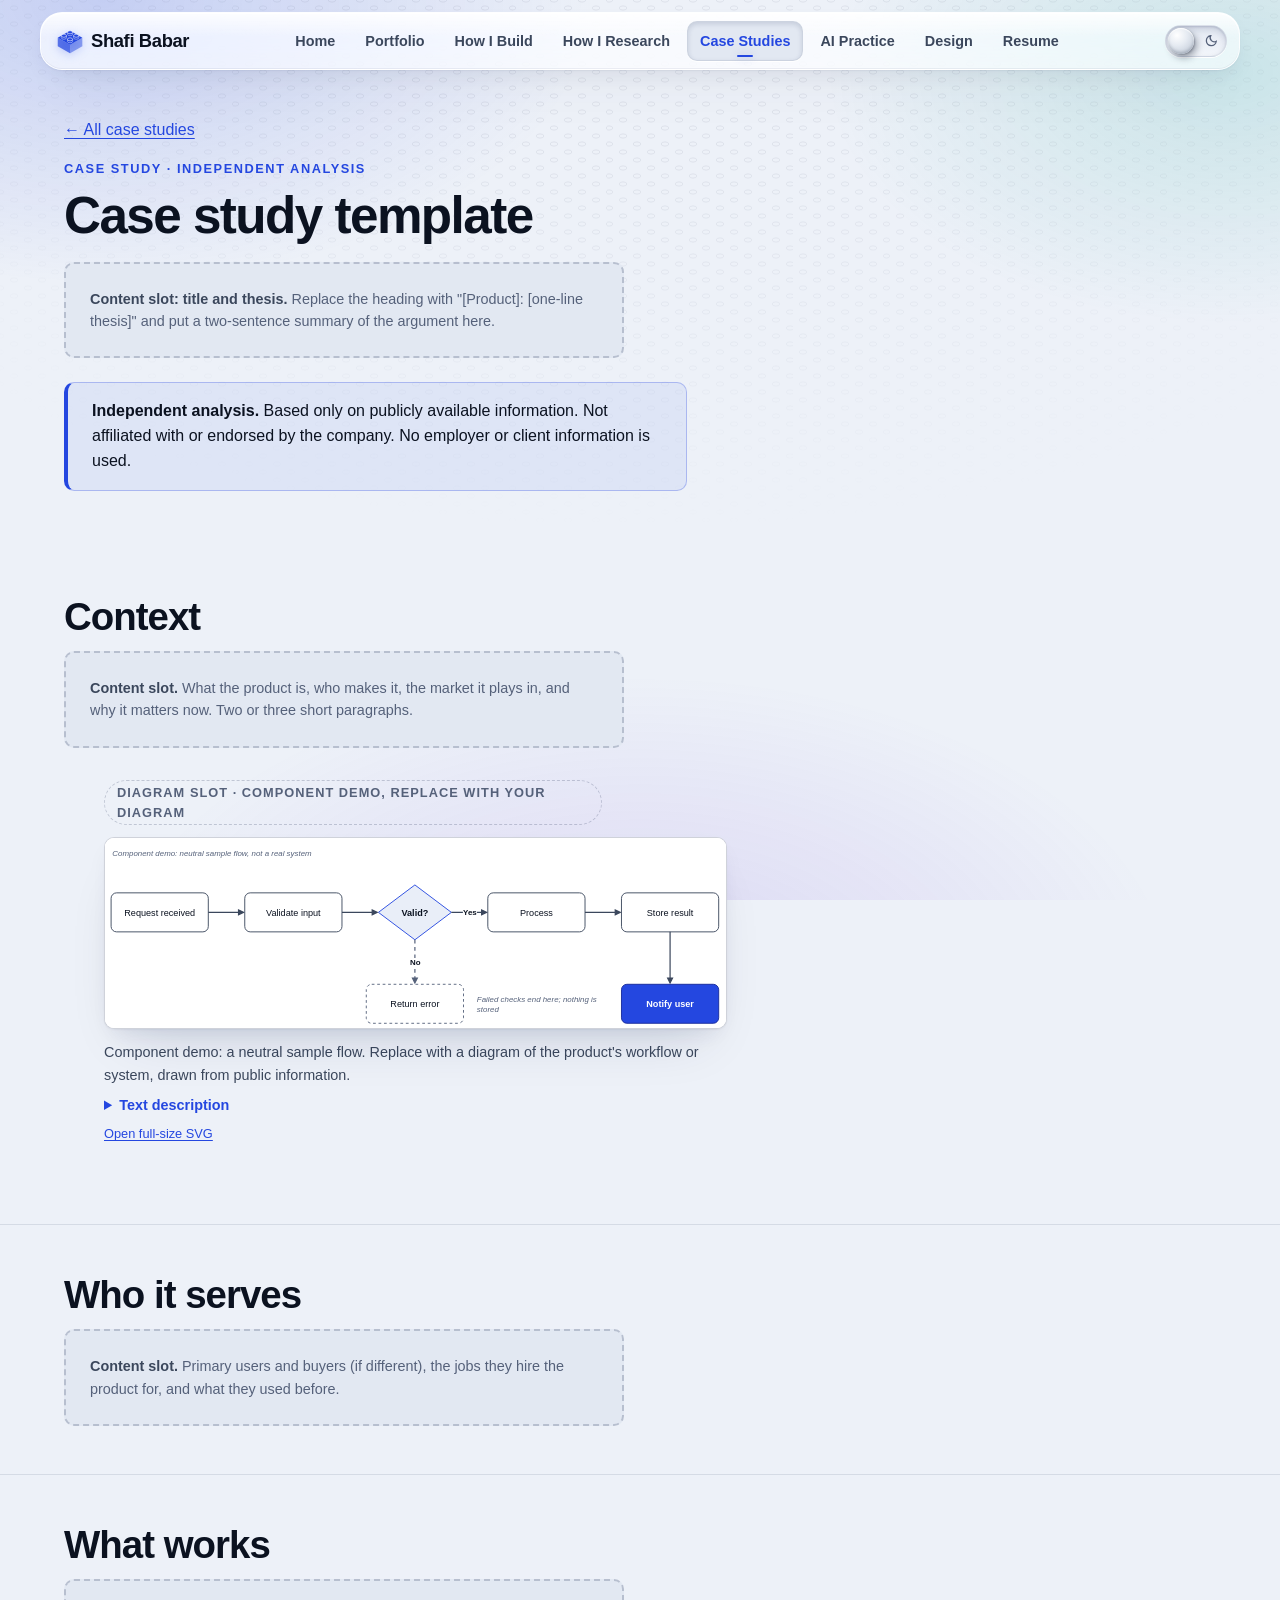
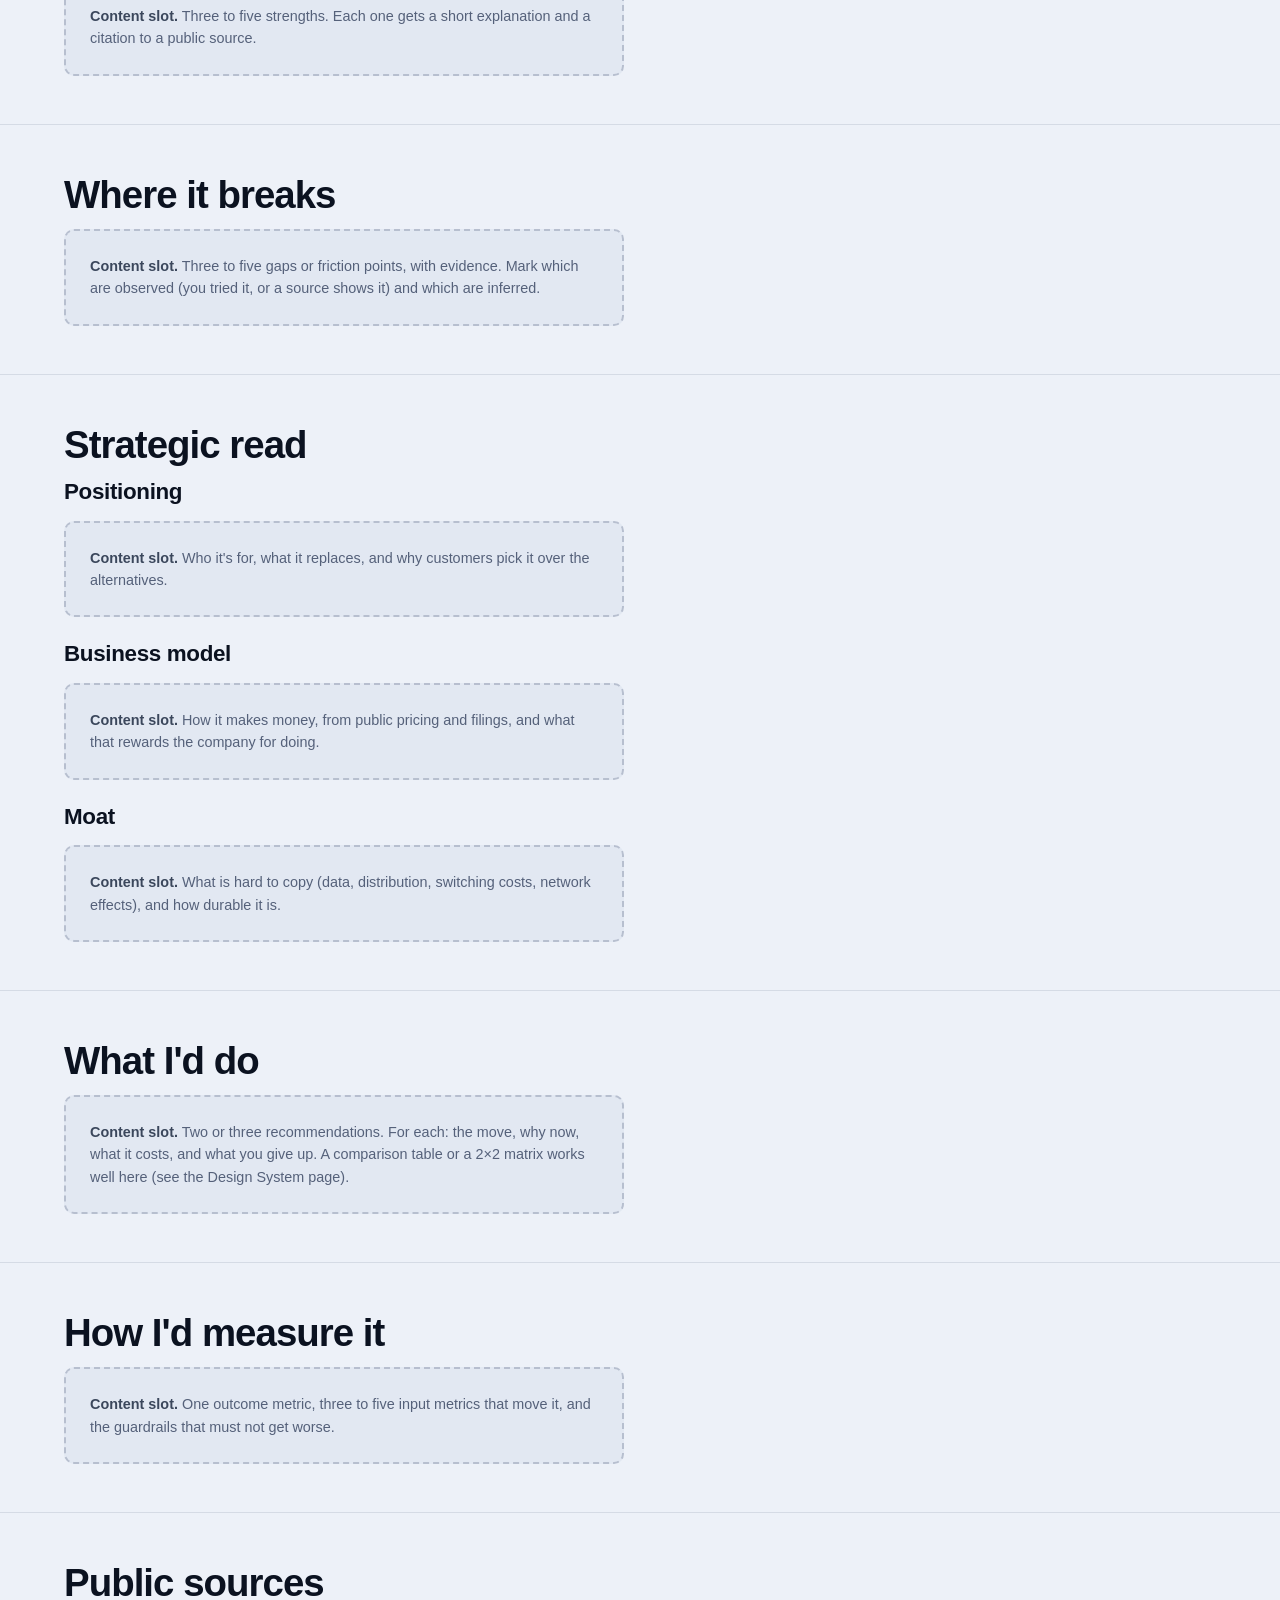
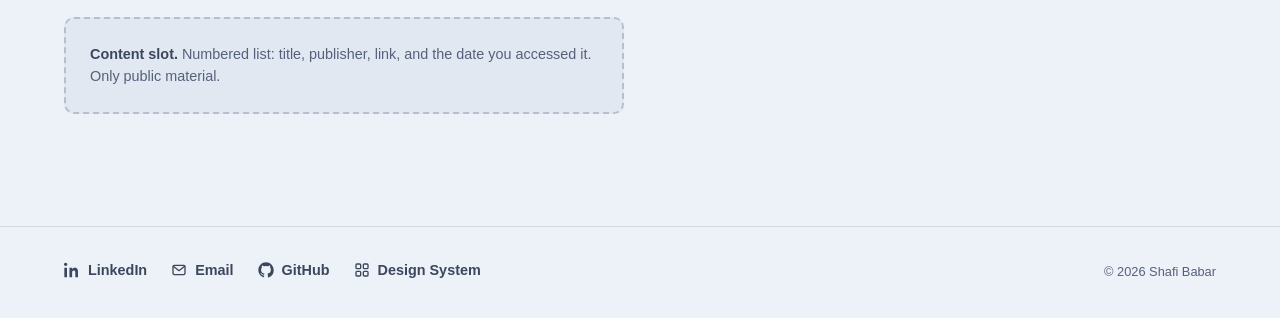
<file: pages/entries/template.html>
<!DOCTYPE html>
<html lang="en">
<head>
<meta charset="UTF-8">
<meta name="viewport" content="width=device-width, initial-scale=1.0">
<title>Case study template — Shafi Babar</title>
<meta name="description" content="Template for an independent case study.">
<meta name="robots" content="noindex">
<meta property="og:title" content="Case study template — Shafi Babar">
<meta property="og:description" content="Template for an independent case study.">
<meta property="og:type" content="website">
<meta property="og:image" content="../../assets/profile.jpg">
<link rel="icon" href="data:image/svg+xml,%3Csvg%20xmlns='http://www.w3.org/2000/svg'%20viewBox='-15.1%20-13%2030.1%2030.2'%3E%3Cstyle%3E*{stroke:%230b1220;stroke-width:.9;stroke-linejoin:round}.t,.tp{fill:%236f8cff}.l{fill:%232447e0}.r{fill:%2315289a}.s{fill:%233a5cf0}@media%20(prefers-color-scheme:dark){*{stroke:%23e9eef6}.t,.tp{fill:%239db4ff}.l{fill:%234f7bff}.r{fill:%232447e0}.s{fill:%236f8cff}}%3C/style%3E%3Cpolygon%20class='l'%20points='-13.9,8%200,16%200,6.4%20-13.9,-1.6'/%3E%3Cpolygon%20class='r'%20points='13.9,8%200,16%200,6.4%2013.9,-1.6'/%3E%3Cpolygon%20class='tp'%20points='0,-9.6%2013.9,-1.6%200,6.4%20-13.9,-1.6'/%3E%3Cpath%20class='s'%20d='M-2.9%20-7.8V-5.6A2.9%201.7%200%200%200%202.9%20-5.6V-7.8Z'/%3E%3Cellipse%20class='t'%20cx='0'%20cy='-7.8'%20rx='2.9'%20ry='1.7'/%3E%3Cpath%20class='s'%20d='M4%20-3.8V-1.6A2.9%201.7%200%200%200%209.9%20-1.6V-3.8Z'/%3E%3Cellipse%20class='t'%20cx='6.9'%20cy='-3.8'%20rx='2.9'%20ry='1.7'/%3E%3Cpath%20class='s'%20d='M-9.9%20-3.8V-1.6A2.9%201.7%200%200%200%20-4%20-1.6V-3.8Z'/%3E%3Cellipse%20class='t'%20cx='-6.9'%20cy='-3.8'%20rx='2.9'%20ry='1.7'/%3E%3Cpath%20class='s'%20d='M-2.9%200.2V2.4A2.9%201.7%200%200%200%202.9%202.4V0.2Z'/%3E%3Cellipse%20class='t'%20cx='0'%20cy='0.2'%20rx='2.9'%20ry='1.7'/%3E%3C/svg%3E">
<script>
(function(){var d=document.documentElement,t;d.className+=" js";try{t=localStorage.getItem("theme")}catch(e){}if(t!=="light"&&t!=="dark")t=matchMedia("(prefers-color-scheme: dark)").matches?"dark":"light";d.setAttribute("data-theme",t)})();
</script>
<link rel="stylesheet" href="../../css/styles.css">
</head>
<body data-nav-parent="case-studies.html">
<a class="skip-link" href="#main">Skip to content</a>

<header class="site-header">
  <div class="dock surface-glass">
    <a class="brand" href="../../index.html">
      <svg viewBox="-14.7 -12.6 29.3 29.4" aria-hidden="true"><polygon points="-13.9,8 0,16 0,6.4 -13.9,-1.6" fill="currentColor" opacity=".72"/><polygon points="13.9,8 0,16 0,6.4 13.9,-1.6" fill="currentColor" opacity=".48"/><polygon points="0,-9.6 13.9,-1.6 0,6.4 -13.9,-1.6" fill="currentColor"/><g stroke="var(--color-surface)" stroke-width=".6"><path d="M-2.9 -7.8V-5.6A2.9 1.7 0 0 0 2.9 -5.6V-7.8Z" fill="currentColor" opacity=".8"/><ellipse cx="0" cy="-7.8" rx="2.9" ry="1.7" fill="currentColor"/><path d="M4 -3.8V-1.6A2.9 1.7 0 0 0 9.9 -1.6V-3.8Z" fill="currentColor" opacity=".8"/><ellipse cx="6.9" cy="-3.8" rx="2.9" ry="1.7" fill="currentColor"/><path d="M-9.9 -3.8V-1.6A2.9 1.7 0 0 0 -4 -1.6V-3.8Z" fill="currentColor" opacity=".8"/><ellipse cx="-6.9" cy="-3.8" rx="2.9" ry="1.7" fill="currentColor"/><path d="M-2.9 0.2V2.4A2.9 1.7 0 0 0 2.9 2.4V0.2Z" fill="currentColor" opacity=".8"/><ellipse cx="0" cy="0.2" rx="2.9" ry="1.7" fill="currentColor"/></g></svg>
      Shafi Babar
    </a>
    <nav aria-label="Primary">
      <ul class="nav-links" id="primary-nav" data-nav-links>
        <li><a href="../../index.html">Home</a></li>
        <li><a href="../portfolio.html">Portfolio</a></li>
        <li><a href="../how-i-build.html">How I Build</a></li>
        <li><a href="../how-i-research.html">How I Research</a></li>
        <li><a href="../case-studies.html">Case Studies</a></li>
        <li><a href="../ai.html">AI Practice</a></li>
        <li><a href="../design.html">Design</a></li>
        <li><a href="../resume.html">Resume</a></li>
      </ul>
    </nav>
    <div class="nav-controls">
      <button type="button" class="theme-switch" role="switch" aria-checked="false" aria-label="Dark theme" data-theme-toggle>
        <span class="theme-switch__track" aria-hidden="true">
          <svg class="theme-switch__icon theme-switch__icon--sun" viewBox="0 0 24 24" fill="none" stroke="currentColor" stroke-width="2.2" stroke-linecap="round"><circle cx="12" cy="12" r="4"/><path d="M12 2v2M12 20v2M4.9 4.9l1.4 1.4M17.7 17.7l1.4 1.4M2 12h2M20 12h2M4.9 19.1l1.4-1.4M17.7 6.3l1.4-1.4"/></svg>
          <svg class="theme-switch__icon theme-switch__icon--moon" viewBox="0 0 24 24" fill="none" stroke="currentColor" stroke-width="2.2" stroke-linecap="round"><path d="M21 12.5A8.5 8.5 0 1 1 11.5 3a7 7 0 0 0 9.5 9.5Z"/></svg>
          <span class="theme-switch__knob"></span>
        </span>
      </button>
      <button type="button" class="nav-toggle" data-nav-toggle aria-expanded="false" aria-controls="primary-nav" aria-label="Menu">
        <svg viewBox="0 0 24 24" width="20" height="20" fill="none" stroke="currentColor" stroke-width="2" stroke-linecap="round" aria-hidden="true"><path d="M4 7h16M4 12h16M4 17h16"/></svg>
      </button>
    </div>
  </div>
</header>

<main id="main">
  <!--
    CASE STUDY TEMPLATE
    Copy this file to pages/entries/<product-slug>.html, then:
      1. Replace every .content-slot with your writing (keep the headings).
      2. Update <title>, meta description, and og:* tags in <head>.
      3. Remove <meta name="robots" content="noindex"> when it's ready to publish.
      4. Replace the diagram figure with your own draw.io pair (see assets/diagrams/README.md),
         or delete it if the case study doesn't need one.
      5. Add a card for it on pages/case-studies.html.
    Public information only. Every claim should trace to an entry in "Public sources".
  -->
  <article>
    <header class="page-hero">
      <div class="container prose">
        <p><a href="../case-studies.html">← All case studies</a></p>
        <p class="eyebrow">Case study · Independent analysis</p>
        <h1>Case study template</h1>
        <div class="content-slot"><strong>Content slot: title and thesis.</strong> Replace the heading with "[Product]: [one-line thesis]" and put a two-sentence summary of the argument here.</div>
        <div class="callout">
          <p><strong>Independent analysis.</strong> Based only on publicly available information. Not affiliated with or endorsed by the company. No employer or client information is used.</p>
        </div>
      </div>
    </header>

    <section class="depth-section" aria-labelledby="s-context">
      <div class="container prose">
        <h2 id="s-context">Context</h2>
        <div class="content-slot"><strong>Content slot.</strong> What the product is, who makes it, the market it plays in, and why it matters now. Two or three short paragraphs.</div>

        <figure class="diagram" data-drawio="../../assets/diagrams/sample-flow.drawio">
          <p class="badge-demo">Diagram slot · component demo, replace with your diagram</p>
          <div class="diagram-canvas">
            <img class="diagram-static" src="../../assets/diagrams/sample-flow.svg" alt="Sample flow: request received, validate input, a validity check that either returns an error or continues to process, store result, and notify user." width="1022" height="315" loading="lazy">
          </div>
          <figcaption>Component demo: a neutral sample flow. Replace with a diagram of the product's workflow or system, drawn from public information.</figcaption>
          <details class="diagram-text"><summary>Text description</summary>
            <p>A request is received and its input is validated. A decision checks whether the input is valid. If it is not, the flow returns an error and nothing is stored. If it is, the request is processed, the result is stored, and the user is notified. An annotations layer labels the diagram as a component demo.</p>
          </details>
          <p class="diagram-links"><a href="../../assets/diagrams/sample-flow.svg">Open full-size SVG</a></p>
        </figure>
      </div>
    </section>

    <section class="depth-section" aria-labelledby="s-who">
      <div class="container prose">
        <h2 id="s-who">Who it serves</h2>
        <div class="content-slot"><strong>Content slot.</strong> Primary users and buyers (if different), the jobs they hire the product for, and what they used before.</div>
      </div>
    </section>

    <section class="depth-section" aria-labelledby="s-works">
      <div class="container prose">
        <h2 id="s-works">What works</h2>
        <div class="content-slot"><strong>Content slot.</strong> Three to five strengths. Each one gets a short explanation and a citation to a public source.</div>
      </div>
    </section>

    <section class="depth-section" aria-labelledby="s-breaks">
      <div class="container prose">
        <h2 id="s-breaks">Where it breaks</h2>
        <div class="content-slot"><strong>Content slot.</strong> Three to five gaps or friction points, with evidence. Mark which are observed (you tried it, or a source shows it) and which are inferred.</div>
      </div>
    </section>

    <section class="depth-section" aria-labelledby="s-strategy">
      <div class="container prose">
        <h2 id="s-strategy">Strategic read</h2>
        <h3>Positioning</h3>
        <div class="content-slot"><strong>Content slot.</strong> Who it's for, what it replaces, and why customers pick it over the alternatives.</div>
        <h3 style="margin-top: var(--space-5);">Business model</h3>
        <div class="content-slot"><strong>Content slot.</strong> How it makes money, from public pricing and filings, and what that rewards the company for doing.</div>
        <h3 style="margin-top: var(--space-5);">Moat</h3>
        <div class="content-slot"><strong>Content slot.</strong> What is hard to copy (data, distribution, switching costs, network effects), and how durable it is.</div>
      </div>
    </section>

    <section class="depth-section" aria-labelledby="s-do">
      <div class="container prose">
        <h2 id="s-do">What I'd do</h2>
        <div class="content-slot"><strong>Content slot.</strong> Two or three recommendations. For each: the move, why now, what it costs, and what you give up. A comparison table or a 2×2 matrix works well here (see the Design System page).</div>
      </div>
    </section>

    <section class="depth-section" aria-labelledby="s-measure">
      <div class="container prose">
        <h2 id="s-measure">How I'd measure it</h2>
        <div class="content-slot"><strong>Content slot.</strong> One outcome metric, three to five input metrics that move it, and the guardrails that must not get worse.</div>
      </div>
    </section>

    <section class="depth-section" aria-labelledby="s-sources">
      <div class="container prose">
        <h2 id="s-sources">Public sources</h2>
        <div class="content-slot"><strong>Content slot.</strong> Numbered list: title, publisher, link, and the date you accessed it. Only public material.</div>
      </div>
    </section>
  </article>
</main>

<footer class="site-footer">
  <div class="container footer-inner">
    <ul class="footer-links">
      <li><a href="https://linkedin.com/in/shafibabar"><svg viewBox="0 0 24 24" fill="currentColor" aria-hidden="true"><path d="M4.98 3.5C4.98 4.88 3.87 6 2.5 6S0 4.88 0 3.5 1.12 1 2.5 1s2.48 1.12 2.48 2.5zM.5 8.75h4V23h-4V8.75zM8.5 8.75h3.83v1.95h.05c.53-1 1.84-2.06 3.79-2.06 4.05 0 4.8 2.67 4.8 6.14V23h-4v-6.7c0-1.6-.03-3.66-2.23-3.66-2.23 0-2.57 1.74-2.57 3.54V23h-4V8.75z"/></svg>LinkedIn</a></li>
      <li><a href="mailto:shafi.babar.work@gmail.com"><svg viewBox="0 0 24 24" fill="none" stroke="currentColor" stroke-width="2" stroke-linecap="round" stroke-linejoin="round" aria-hidden="true"><rect x="3" y="5" width="18" height="14" rx="2"/><path d="m3.5 6.5 8.5 6.5 8.5-6.5"/></svg>Email</a></li>
      <li><a href="https://github.com/shafibabar"><svg viewBox="0 0 24 24" fill="currentColor" aria-hidden="true"><path d="M12 .5C5.73.5.5 5.73.5 12c0 5.1 3.29 9.4 7.86 10.93.58.1.79-.25.79-.56 0-.27-.01-1.16-.02-2.11-3.2.7-3.88-1.35-3.88-1.35-.52-1.33-1.28-1.68-1.28-1.68-1.04-.72.08-.7.08-.7 1.16.08 1.77 1.19 1.77 1.19 1.03 1.77 2.7 1.26 3.36.96.1-.75.4-1.26.73-1.55-2.55-.29-5.24-1.28-5.24-5.68 0-1.25.45-2.28 1.18-3.08-.12-.29-.51-1.46.11-3.04 0 0 .96-.31 3.15 1.18a10.9 10.9 0 0 1 5.74 0c2.19-1.49 3.15-1.18 3.15-1.18.62 1.58.23 2.75.11 3.04.74.8 1.18 1.83 1.18 3.08 0 4.41-2.69 5.38-5.25 5.67.41.36.78 1.08.78 2.17 0 1.57-.01 2.83-.01 3.22 0 .31.21.67.8.56A10.51 10.51 0 0 0 23.5 12c0-6.27-5.23-11.5-11.5-11.5z"/></svg>GitHub</a></li>
      <li><a href="../design-system.html"><svg viewBox="0 0 24 24" fill="none" stroke="currentColor" stroke-width="2" stroke-linecap="round" stroke-linejoin="round" aria-hidden="true"><rect x="3" y="3" width="7" height="7" rx="1.5"/><rect x="14" y="3" width="7" height="7" rx="1.5"/><rect x="3" y="14" width="7" height="7" rx="1.5"/><rect x="14" y="14" width="7" height="7" rx="1.5"/></svg>Design System</a></li>
    </ul>
    <p class="footer-meta">© 2026 Shafi Babar</p>
  </div>
</footer>

<script src="../../js/main.js" defer></script>
<script src="../../js/visuals.js" defer></script>
</body>
</html>
</file>
<file: css/styles.css>
/* ==========================================================================
   SHAFI BABAR — SITE STYLES
   --------------------------------------------------------------------------
   Contents
     1. Theme switching (color-scheme)
     2. Tokens: primitives, semantic colors, depth, type, spacing
     3. Reset / base
     4. Page backdrop (color washes + isometric grid)
     5. Layout primitives (container, prose, sections, grid)
     6. Surfaces (raised / inset / glass) — the gloss recipe
     7. Navigation dock
     8. Theme switch (mechanical toggle)
     9. Buttons (tactile push buttons)
    10. Cards, tiles, bento grid
    11. Tags, callouts, content slots
    12. Profile card (tilt + parallax + sheen)
    13. Dashboard widget (instrument panel)
    14. Isometric illustrations
    15. Hero + page headers
    16. Scroll reveal
    17. Timeline, table
    18. Diagram component (draw.io)
    19. Resume
    20. Footer
    21. Print

   How theming works
     Every color token is written once with light-dark(). The browser picks
     the light or dark value from the root's color-scheme, which follows the
     OS setting and is overridden by data-theme="light|dark" on <html>
     (set by the inline script in each page's <head>, before first paint).
     New components should only use semantic tokens (section 2b), never raw
     hex values, so they theme automatically.
   ========================================================================== */


/* ==========================================================================
   1. Theme switching
   ========================================================================== */
:root { color-scheme: light dark; }
:root[data-theme="light"] { color-scheme: light; }
:root[data-theme="dark"] { color-scheme: dark; }


/* ==========================================================================
   2. Tokens
   ========================================================================== */
:root {
  /* 2a. Type ------------------------------------------------------------- */
  --font-sans: -apple-system, BlinkMacSystemFont, "Segoe UI", Roboto, "Helvetica Neue", Arial, sans-serif;
  --font-mono: ui-monospace, SFMono-Regular, Menlo, Consolas, "Liberation Mono", monospace;
  --text-xs: 0.8rem;
  --text-sm: 0.9rem;
  --text-base: 1rem;
  --text-md: 1.15rem;
  --text-lg: 1.4rem;
  --text-xl: 1.85rem;
  --text-2xl: 2.4rem;
  --text-3xl: 3.2rem;
  --leading-tight: 1.15;
  --leading-normal: 1.55;

  /* Spacing (4px base) */
  --space-1: 0.25rem;
  --space-2: 0.5rem;
  --space-3: 0.75rem;
  --space-4: 1rem;
  --space-5: 1.5rem;
  --space-6: 2rem;
  --space-7: 3rem;
  --space-8: 4rem;
  --space-9: 6rem;

  --radius-sm: 6px;
  --radius-md: 10px;
  --radius-lg: 16px;
  --radius-xl: 22px;

  --ease-out: cubic-bezier(0.2, 0.8, 0.2, 1);
  --ease-spring: cubic-bezier(0.3, 1.4, 0.5, 1);
  --transition-fast: 150ms ease;
  --transition-normal: 240ms var(--ease-out);

  --content-max: 1200px;
  --prose-max: 70ch;

  /* 2b. Semantic colors: light-dark(LIGHT, DARK) ------------------------
     Light: "vibrant translucent" — crisp white, saturated blue/teal/violet.
     Dark:  "tactical" — matte black, charcoal, sharp high-contrast blue.   */
  --color-bg:             light-dark(#edf1f8, #06080c);
  --color-surface:        light-dark(#ffffff, #121720);
  --color-surface-2:      light-dark(#f3f6fb, #0d1118);
  --color-surface-sunken: light-dark(#e2e8f2, #080b10);
  --color-text:           light-dark(#0b1220, #e9eef6);
  --color-text-muted:     light-dark(#3b475c, #a3aebf);
  --color-text-faint:     light-dark(#55617a, #8591a6);
  --color-border:         light-dark(rgba(15, 30, 70, 0.10), rgba(255, 255, 255, 0.07));
  --color-border-strong:  light-dark(rgba(15, 30, 70, 0.20), rgba(255, 255, 255, 0.14));

  --color-accent:         light-dark(#2447e0, #3ea6ff);
  --color-accent-hover:   light-dark(#1b36b8, #74bdff);
  --color-accent-2:       light-dark(#0e8a82, #22d3ee);
  --color-accent-3:       light-dark(#6d3ae0, #8b9cff);
  --color-accent-contrast:light-dark(#ffffff, #04101d);
  --color-accent-soft:    light-dark(rgba(36, 71, 224, 0.10), rgba(62, 166, 255, 0.12));
  --color-focus:          light-dark(#2447e0, #74bdff);

  --color-tag-bg:         light-dark(#e9eef8, #182030);
  --color-tag-text:       light-dark(#28344a, #c4cee2);
  --color-callout-bg:     light-dark(rgba(36, 71, 224, 0.07), rgba(62, 166, 255, 0.08));
  --color-callout-border: light-dark(rgba(36, 71, 224, 0.28), rgba(62, 166, 255, 0.30));

  /* 2c. Depth: edges, shadows, gloss ------------------------------------ */
  --edge-highlight: light-dark(rgba(255, 255, 255, 0.95), rgba(255, 255, 255, 0.09));
  --edge-shadow:    light-dark(rgba(15, 30, 70, 0.06), rgba(0, 0, 0, 0.55));
  --shadow-1:       light-dark(rgba(20, 35, 80, 0.06), rgba(0, 0, 0, 0.50));
  --shadow-2:       light-dark(rgba(20, 35, 80, 0.10), rgba(0, 0, 0, 0.55));
  --shadow-3:       light-dark(rgba(20, 35, 80, 0.16), rgba(0, 0, 0, 0.70));
  --shadow-in:      light-dark(rgba(20, 35, 80, 0.14), rgba(0, 0, 0, 0.75));
  --sheen-color:    light-dark(rgba(255, 255, 255, 0.85), rgba(255, 255, 255, 0.05));
  --sheen-strong:   light-dark(rgba(255, 255, 255, 0.55), rgba(140, 200, 255, 0.16));
  --sheen-band:     light-dark(rgba(255, 255, 255, 0.35), rgba(255, 255, 255, 0.06));
  --glow:           light-dark(rgba(36, 71, 224, 0.28), rgba(62, 166, 255, 0.35));

  --glass-bg:   light-dark(rgba(255, 255, 255, 0.66), rgba(16, 21, 30, 0.72));
  --glass-edge: light-dark(rgba(255, 255, 255, 0.85), rgba(255, 255, 255, 0.10));

  /* Composite shadows. Order: top bevel, bottom bevel, contact, near, far. */
  --shadow-raised:
    inset 0 1px 0 var(--edge-highlight),
    inset 0 -1px 0 var(--edge-shadow),
    0 1px 2px var(--shadow-1),
    0 10px 24px -8px var(--shadow-2),
    0 28px 56px -24px var(--shadow-3);
  --shadow-lifted:
    inset 0 1px 0 var(--edge-highlight),
    inset 0 -1px 0 var(--edge-shadow),
    0 2px 4px var(--shadow-1),
    0 18px 36px -10px var(--shadow-2),
    0 40px 70px -24px var(--shadow-3);
  --shadow-inset:
    inset 0 2px 8px var(--shadow-in),
    inset 0 1px 2px var(--shadow-in),
    0 1px 0 var(--edge-highlight);
  --gloss: linear-gradient(180deg, var(--sheen-color) 0%, transparent 42%);

  /* Buttons */
  --btn-primary-top:    light-dark(#4566f2, #6cbcff);
  --btn-primary-bottom: light-dark(#2447e0, #3597f0);
  --btn-primary-base:   light-dark(#15289a, #185c9e);
  --btn-primary-text:   light-dark(#ffffff, #03101c);

  /* Page backdrop */
  --wash-1:    light-dark(rgba(36, 71, 224, 0.20), rgba(62, 166, 255, 0.10));
  --wash-2:    light-dark(rgba(14, 160, 150, 0.16), rgba(34, 211, 238, 0.05));
  --wash-3:    light-dark(rgba(109, 58, 224, 0.14), rgba(40, 60, 110, 0.18));
  /* Toy-brick background drawings: neutral architectural gray in light,
     faint tactical-blue schematic in dark */
  --brick-line:       light-dark(rgba(64, 78, 104, 0.22), rgba(90, 175, 255, 0.34));
  --brick-line-faint: light-dark(rgba(64, 78, 104, 0.11), rgba(90, 175, 255, 0.12));

  /* Translucent glass versions of the surfaces, used over the brick drawings */
  --glass-surface:   light-dark(rgba(255, 255, 255, 0.72), rgba(18, 23, 32, 0.72));
  --glass-surface-2: light-dark(rgba(243, 246, 251, 0.64), rgba(13, 17, 24, 0.74));
  --glass-sunken:    light-dark(rgba(226, 232, 242, 0.70), rgba(8, 11, 16, 0.72));

  /* Instrument screen: dark in both themes, like real hardware */
  --screen-bg:    #050b13;
  --screen-text:  #8fd0ff;
  --screen-label: #93a8c2;
  --screen-glow:  rgba(62, 166, 255, 0.55);

  /* Isometric faces: *-hi / *-lo are the gradient stops of each face */
  --iso-top-hi:   light-dark(#f4f7fd, #3a4a6a);
  --iso-top-lo:   light-dark(#c9d5ec, #26324b);
  --iso-left-hi:  light-dark(#a9bbdc, #1d273c);
  --iso-left-lo:  light-dark(#8397c0, #161e2f);
  --iso-right-hi: light-dark(#7b91bd, #151c2b);
  --iso-right-lo: light-dark(#5f75a4, #0f141f);
  --iso-accent-top-hi:   light-dark(#7d97ff, #74bdff);
  --iso-accent-top-lo:   light-dark(#3a5cf0, #2f8fe6);
  --iso-accent-left-hi:  light-dark(#2f4fd6, #1f6db8);
  --iso-accent-left-lo:  light-dark(#2340bd, #174f88);
  --iso-accent-right-hi: light-dark(#2140b0, #174f88);
  --iso-accent-right-lo: light-dark(#1a3291, #103a66);
  --iso-stroke:    light-dark(rgba(20, 35, 75, 0.45), rgba(150, 190, 255, 0.35));
  --iso-highlight: light-dark(rgba(255, 255, 255, 0.95), rgba(160, 210, 255, 0.55));
  --iso-shadow:    light-dark(rgba(20, 35, 80, 0.28), rgba(0, 0, 0, 0.8));
}


/* 2d. Toy-brick drawings (generated, isometric, unbranded). Each is a mask:
   the SVG supplies the shape, --brick-line supplies the theme color. */
:root {
  --brick-scene-wall: url("data:image/svg+xml,%3Csvg xmlns='http://www.w3.org/2000/svg' viewBox='-59.4 -29.7 257.4 201.7'%3E%3Cfilter id='a'%3E%3CfeColorMatrix type='luminanceToAlpha'/%3E%3C/filter%3E%3Cg filter='url(%23a)' fill='%23000' stroke='%23fff' stroke-width='.6' stroke-linejoin='round'%3E%3Cpolygon points='0,-1.6 124.7,70.4 69.3,102.4 -55.4,30.4'/%3E%3Cpolygon points='124.7,72 69.3,104 69.3,102.4 124.7,70.4'/%3E%3Cpolygon points='-55.4,32 69.3,104 69.3,102.4 -55.4,30.4'/%3E%3Cellipse cx='0' cy='1.4' rx='2.9' ry='1.7'/%3E%3Cellipse cx='-6.9' cy='5.4' rx='2.9' ry='1.7'/%3E%3Cellipse cx='6.9' cy='5.4' rx='2.9' ry='1.7'/%3E%3Cellipse cx='-13.9' cy='9.4' rx='2.9' ry='1.7'/%3E%3Cellipse cx='0' cy='9.4' rx='2.9' ry='1.7'/%3E%3Cellipse cx='13.9' cy='9.4' rx='2.9' ry='1.7'/%3E%3Cellipse cx='-6.9' cy='13.4' rx='2.9' ry='1.7'/%3E%3Cellipse cx='6.9' cy='13.4' rx='2.9' ry='1.7'/%3E%3Cellipse cx='20.8' cy='13.4' rx='2.9' ry='1.7'/%3E%3Cellipse cx='0' cy='17.4' rx='2.9' ry='1.7'/%3E%3Cellipse cx='13.9' cy='17.4' rx='2.9' ry='1.7'/%3E%3Cellipse cx='27.7' cy='17.4' rx='2.9' ry='1.7'/%3E%3Cellipse cx='-34.6' cy='21.4' rx='2.9' ry='1.7'/%3E%3Cellipse cx='6.9' cy='21.4' rx='2.9' ry='1.7'/%3E%3Cellipse cx='20.8' cy='21.4' rx='2.9' ry='1.7'/%3E%3Cellipse cx='34.6' cy='21.4' rx='2.9' ry='1.7'/%3E%3Cellipse cx='-41.6' cy='25.4' rx='2.9' ry='1.7'/%3E%3Cellipse cx='-27.7' cy='25.4' rx='2.9' ry='1.7'/%3E%3Cellipse cx='13.9' cy='25.4' rx='2.9' ry='1.7'/%3E%3Cellipse cx='27.7' cy='25.4' rx='2.9' ry='1.7'/%3E%3Cellipse cx='41.6' cy='25.4' rx='2.9' ry='1.7'/%3E%3Cellipse cx='-48.5' cy='29.4' rx='2.9' ry='1.7'/%3E%3Cellipse cx='-34.6' cy='29.4' rx='2.9' ry='1.7'/%3E%3Cellipse cx='-20.8' cy='29.4' rx='2.9' ry='1.7'/%3E%3Cellipse cx='20.8' cy='29.4' rx='2.9' ry='1.7'/%3E%3Cellipse cx='34.6' cy='29.4' rx='2.9' ry='1.7'/%3E%3Cellipse cx='48.5' cy='29.4' rx='2.9' ry='1.7'/%3E%3Cellipse cx='-41.6' cy='33.4' rx='2.9' ry='1.7'/%3E%3Cellipse cx='-13.9' cy='33.4' rx='2.9' ry='1.7'/%3E%3Cellipse cx='27.7' cy='33.4' rx='2.9' ry='1.7'/%3E%3Cellipse cx='41.6' cy='33.4' rx='2.9' ry='1.7'/%3E%3Cellipse cx='55.4' cy='33.4' rx='2.9' ry='1.7'/%3E%3Cellipse cx='-6.9' cy='37.4' rx='2.9' ry='1.7'/%3E%3Cellipse cx='34.6' cy='37.4' rx='2.9' ry='1.7'/%3E%3Cellipse cx='48.5' cy='37.4' rx='2.9' ry='1.7'/%3E%3Cellipse cx='62.4' cy='37.4' rx='2.9' ry='1.7'/%3E%3Cellipse cx='0' cy='41.4' rx='2.9' ry='1.7'/%3E%3Cellipse cx='41.6' cy='41.4' rx='2.9' ry='1.7'/%3E%3Cellipse cx='55.4' cy='41.4' rx='2.9' ry='1.7'/%3E%3Cellipse cx='69.3' cy='41.4' rx='2.9' ry='1.7'/%3E%3Cellipse cx='6.9' cy='45.4' rx='2.9' ry='1.7'/%3E%3Cellipse cx='48.5' cy='45.4' rx='2.9' ry='1.7'/%3E%3Cellipse cx='62.4' cy='45.4' rx='2.9' ry='1.7'/%3E%3Cellipse cx='76.2' cy='45.4' rx='2.9' ry='1.7'/%3E%3Cellipse cx='13.9' cy='49.4' rx='2.9' ry='1.7'/%3E%3Cellipse cx='55.4' cy='49.4' rx='2.9' ry='1.7'/%3E%3Cellipse cx='69.3' cy='49.4' rx='2.9' ry='1.7'/%3E%3Cellipse cx='83.1' cy='49.4' rx='2.9' ry='1.7'/%3E%3Cellipse cx='20.8' cy='53.4' rx='2.9' ry='1.7'/%3E%3Cellipse cx='62.4' cy='53.4' rx='2.9' ry='1.7'/%3E%3Cellipse cx='76.2' cy='53.4' rx='2.9' ry='1.7'/%3E%3Cellipse cx='90.1' cy='53.4' rx='2.9' ry='1.7'/%3E%3Cellipse cx='13.9' cy='57.4' rx='2.9' ry='1.7'/%3E%3Cellipse cx='27.7' cy='57.4' rx='2.9' ry='1.7'/%3E%3Cellipse cx='69.3' cy='57.4' rx='2.9' ry='1.7'/%3E%3Cellipse cx='83.1' cy='57.4' rx='2.9' ry='1.7'/%3E%3Cellipse cx='97' cy='57.4' rx='2.9' ry='1.7'/%3E%3Cellipse cx='6.9' cy='61.4' rx='2.9' ry='1.7'/%3E%3Cellipse cx='20.8' cy='61.4' rx='2.9' ry='1.7'/%3E%3Cellipse cx='34.6' cy='61.4' rx='2.9' ry='1.7'/%3E%3Cellipse cx='76.2' cy='61.4' rx='2.9' ry='1.7'/%3E%3Cellipse cx='90.1' cy='61.4' rx='2.9' ry='1.7'/%3E%3Cellipse cx='103.9' cy='61.4' rx='2.9' ry='1.7'/%3E%3Cellipse cx='13.9' cy='65.4' rx='2.9' ry='1.7'/%3E%3Cellipse cx='41.6' cy='65.4' rx='2.9' ry='1.7'/%3E%3Cellipse cx='83.1' cy='65.4' rx='2.9' ry='1.7'/%3E%3Cellipse cx='97' cy='65.4' rx='2.9' ry='1.7'/%3E%3Cellipse cx='110.9' cy='65.4' rx='2.9' ry='1.7'/%3E%3Cellipse cx='48.5' cy='69.4' rx='2.9' ry='1.7'/%3E%3Cellipse cx='90.1' cy='69.4' rx='2.9' ry='1.7'/%3E%3Cellipse cx='103.9' cy='69.4' rx='2.9' ry='1.7'/%3E%3Cellipse cx='117.8' cy='69.4' rx='2.9' ry='1.7'/%3E%3Cellipse cx='41.6' cy='73.4' rx='2.9' ry='1.7'/%3E%3Cellipse cx='55.4' cy='73.4' rx='2.9' ry='1.7'/%3E%3Cellipse cx='97' cy='73.4' rx='2.9' ry='1.7'/%3E%3Cellipse cx='110.9' cy='73.4' rx='2.9' ry='1.7'/%3E%3Cellipse cx='34.6' cy='77.4' rx='2.9' ry='1.7'/%3E%3Cellipse cx='62.4' cy='77.4' rx='2.9' ry='1.7'/%3E%3Cellipse cx='103.9' cy='77.4' rx='2.9' ry='1.7'/%3E%3Cellipse cx='69.3' cy='81.4' rx='2.9' ry='1.7'/%3E%3Cellipse cx='62.4' cy='85.4' rx='2.9' ry='1.7'/%3E%3Cellipse cx='76.2' cy='85.4' rx='2.9' ry='1.7'/%3E%3Cellipse cx='55.4' cy='89.4' rx='2.9' ry='1.7'/%3E%3Cellipse cx='69.3' cy='89.4' rx='2.9' ry='1.7'/%3E%3Cellipse cx='83.1' cy='89.4' rx='2.9' ry='1.7'/%3E%3Cellipse cx='62.4' cy='93.4' rx='2.9' ry='1.7'/%3E%3Cellipse cx='76.2' cy='93.4' rx='2.9' ry='1.7'/%3E%3Cellipse cx='69.3' cy='97.4' rx='2.9' ry='1.7'/%3E%3Cpolygon points='-20.8,0.8 6.9,16.8 -6.9,24.8 -34.6,8.8'/%3E%3Cpolygon points='6.9,26.4 -6.9,34.4 -6.9,24.8 6.9,16.8'/%3E%3Cpolygon points='-34.6,18.4 -6.9,34.4 -6.9,24.8 -34.6,8.8'/%3E%3Cpath d='M-23.7 3.1V4.8A2.9 1.7 0 0 0 -17.8 4.8V3.1'/%3E%3Cellipse cx='-20.8' cy='3.1' rx='2.9' ry='1.7'/%3E%3Cpath d='M-30.7 7.1V8.8A2.9 1.7 0 0 0 -24.8 8.8V7.1'/%3E%3Cellipse cx='-27.7' cy='7.1' rx='2.9' ry='1.7'/%3E%3Cpolygon points='6.9,16.8 27.7,28.8 13.9,36.8 -6.9,24.8'/%3E%3Cpolygon points='27.7,38.4 13.9,46.4 13.9,36.8 27.7,28.8'/%3E%3Cpolygon points='-6.9,34.4 13.9,46.4 13.9,36.8 -6.9,24.8'/%3E%3Cpolygon points='27.7,28.8 55.4,44.8 41.6,52.8 13.9,36.8'/%3E%3Cpolygon points='55.4,54.4 41.6,62.4 41.6,52.8 55.4,44.8'/%3E%3Cpolygon points='13.9,46.4 41.6,62.4 41.6,52.8 13.9,36.8'/%3E%3Cpolygon points='55.4,44.8 69.3,52.8 55.4,60.8 41.6,52.8'/%3E%3Cpolygon points='69.3,62.4 55.4,70.4 55.4,60.8 69.3,52.8'/%3E%3Cpolygon points='41.6,62.4 55.4,70.4 55.4,60.8 41.6,52.8'/%3E%3Cpolygon points='69.3,52.8 83.1,60.8 69.3,68.8 55.4,60.8'/%3E%3Cpolygon points='83.1,70.4 69.3,78.4 69.3,68.8 83.1,60.8'/%3E%3Cpolygon points='55.4,70.4 69.3,78.4 69.3,68.8 55.4,60.8'/%3E%3Cpath d='M66.3 55.1V56.8A2.9 1.7 0 0 0 72.2 56.8V55.1'/%3E%3Cellipse cx='69.3' cy='55.1' rx='2.9' ry='1.7'/%3E%3Cpath d='M59.4 59.1V60.8A2.9 1.7 0 0 0 65.3 60.8V59.1'/%3E%3Cellipse cx='62.4' cy='59.1' rx='2.9' ry='1.7'/%3E%3Cpath d='M73.3 59.1V60.8A2.9 1.7 0 0 0 79.1 60.8V59.1'/%3E%3Cellipse cx='76.2' cy='59.1' rx='2.9' ry='1.7'/%3E%3Cpath d='M66.3 63.1V64.8A2.9 1.7 0 0 0 72.2 64.8V63.1'/%3E%3Cellipse cx='69.3' cy='63.1' rx='2.9' ry='1.7'/%3E%3Cpolygon points='83.1,60.8 103.9,72.8 90.1,80.8 69.3,68.8'/%3E%3Cpolygon points='103.9,82.4 90.1,90.4 90.1,80.8 103.9,72.8'/%3E%3Cpolygon points='69.3,78.4 90.1,90.4 90.1,80.8 69.3,68.8'/%3E%3Cpath d='M80.2 63.1V64.8A2.9 1.7 0 0 0 86.1 64.8V63.1'/%3E%3Cellipse cx='83.1' cy='63.1' rx='2.9' ry='1.7'/%3E%3Cpath d='M73.3 67.1V68.8A2.9 1.7 0 0 0 79.1 68.8V67.1'/%3E%3Cellipse cx='76.2' cy='67.1' rx='2.9' ry='1.7'/%3E%3Cpath d='M87.1 67.1V68.8A2.9 1.7 0 0 0 93 68.8V67.1'/%3E%3Cellipse cx='90.1' cy='67.1' rx='2.9' ry='1.7'/%3E%3Cpath d='M80.2 71.1V72.8A2.9 1.7 0 0 0 86.1 72.8V71.1'/%3E%3Cellipse cx='83.1' cy='71.1' rx='2.9' ry='1.7'/%3E%3Cpath d='M94.1 71.1V72.8A2.9 1.7 0 0 0 99.9 72.8V71.1'/%3E%3Cellipse cx='97' cy='71.1' rx='2.9' ry='1.7'/%3E%3Cpath d='M87.1 75.1V76.8A2.9 1.7 0 0 0 93 76.8V75.1'/%3E%3Cellipse cx='90.1' cy='75.1' rx='2.9' ry='1.7'/%3E%3Cpolygon points='-13.9,-4.8 0,3.2 -13.9,11.2 -27.7,3.2'/%3E%3Cpolygon points='0,12.8 -13.9,20.8 -13.9,11.2 0,3.2'/%3E%3Cpolygon points='-27.7,12.8 -13.9,20.8 -13.9,11.2 -27.7,3.2'/%3E%3Cpolygon points='0,3.2 27.7,19.2 13.9,27.2 -13.9,11.2'/%3E%3Cpolygon points='27.7,28.8 13.9,36.8 13.9,27.2 27.7,19.2'/%3E%3Cpolygon points='-13.9,20.8 13.9,36.8 13.9,27.2 -13.9,11.2'/%3E%3Cpolygon points='27.7,19.2 69.3,43.2 55.4,51.2 13.9,27.2'/%3E%3Cpolygon points='69.3,52.8 55.4,60.8 55.4,51.2 69.3,43.2'/%3E%3Cpolygon points='13.9,36.8 55.4,60.8 55.4,51.2 13.9,27.2'/%3E%3Cpath d='M45.6 33.5V35.2A2.9 1.7 0 0 0 51.4 35.2V33.5'/%3E%3Cellipse cx='48.5' cy='33.5' rx='2.9' ry='1.7'/%3E%3Cpath d='M38.6 37.5V39.2A2.9 1.7 0 0 0 44.5 39.2V37.5'/%3E%3Cellipse cx='41.6' cy='37.5' rx='2.9' ry='1.7'/%3E%3Cpath d='M52.5 37.5V39.2A2.9 1.7 0 0 0 58.4 39.2V37.5'/%3E%3Cellipse cx='55.4' cy='37.5' rx='2.9' ry='1.7'/%3E%3Cpath d='M45.6 41.5V43.2A2.9 1.7 0 0 0 51.4 43.2V41.5'/%3E%3Cellipse cx='48.5' cy='41.5' rx='2.9' ry='1.7'/%3E%3Cpath d='M59.4 41.5V43.2A2.9 1.7 0 0 0 65.3 43.2V41.5'/%3E%3Cellipse cx='62.4' cy='41.5' rx='2.9' ry='1.7'/%3E%3Cpath d='M52.5 45.5V47.2A2.9 1.7 0 0 0 58.4 47.2V45.5'/%3E%3Cellipse cx='55.4' cy='45.5' rx='2.9' ry='1.7'/%3E%3Cpolygon points='-20.8,-18.4 -6.9,-10.4 -20.8,-2.4 -34.6,-10.4'/%3E%3Cpolygon points='-6.9,-0.8 -20.8,7.2 -20.8,-2.4 -6.9,-10.4'/%3E%3Cpolygon points='-34.6,-0.8 -20.8,7.2 -20.8,-2.4 -34.6,-10.4'/%3E%3Cpath d='M-23.7 -16.1V-14.4A2.9 1.7 0 0 0 -17.8 -14.4V-16.1'/%3E%3Cellipse cx='-20.8' cy='-16.1' rx='2.9' ry='1.7'/%3E%3Cpath d='M-30.7 -12.1V-10.4A2.9 1.7 0 0 0 -24.8 -10.4V-12.1'/%3E%3Cellipse cx='-27.7' cy='-12.1' rx='2.9' ry='1.7'/%3E%3Cpolygon points='-6.9,-10.4 34.6,13.6 20.8,21.6 -20.8,-2.4'/%3E%3Cpolygon points='34.6,23.2 20.8,31.2 20.8,21.6 34.6,13.6'/%3E%3Cpolygon points='-20.8,7.2 20.8,31.2 20.8,21.6 -20.8,-2.4'/%3E%3Cpath d='M10.9 3.9V5.6A2.9 1.7 0 0 0 16.8 5.6V3.9'/%3E%3Cellipse cx='13.9' cy='3.9' rx='2.9' ry='1.7'/%3E%3Cpath d='M4 7.9V9.6A2.9 1.7 0 0 0 9.9 9.6V7.9'/%3E%3Cellipse cx='6.9' cy='7.9' rx='2.9' ry='1.7'/%3E%3Cpath d='M17.8 7.9V9.6A2.9 1.7 0 0 0 23.7 9.6V7.9'/%3E%3Cellipse cx='20.8' cy='7.9' rx='2.9' ry='1.7'/%3E%3Cpath d='M10.9 11.9V13.6A2.9 1.7 0 0 0 16.8 13.6V11.9'/%3E%3Cellipse cx='13.9' cy='11.9' rx='2.9' ry='1.7'/%3E%3Cpath d='M24.8 11.9V13.6A2.9 1.7 0 0 0 30.7 13.6V11.9'/%3E%3Cellipse cx='27.7' cy='11.9' rx='2.9' ry='1.7'/%3E%3Cpath d='M17.8 15.9V17.6A2.9 1.7 0 0 0 23.7 17.6V15.9'/%3E%3Cellipse cx='20.8' cy='15.9' rx='2.9' ry='1.7'/%3E%3Cpolygon points='34.6,13.6 48.5,21.6 34.6,29.6 20.8,21.6'/%3E%3Cpolygon points='48.5,31.2 34.6,39.2 34.6,29.6 48.5,21.6'/%3E%3Cpolygon points='20.8,31.2 34.6,39.2 34.6,29.6 20.8,21.6'/%3E%3Cpath d='M31.7 15.9V17.6A2.9 1.7 0 0 0 37.6 17.6V15.9'/%3E%3Cellipse cx='34.6' cy='15.9' rx='2.9' ry='1.7'/%3E%3Cpath d='M24.8 19.9V21.6A2.9 1.7 0 0 0 30.7 21.6V19.9'/%3E%3Cellipse cx='27.7' cy='19.9' rx='2.9' ry='1.7'/%3E%3Cpath d='M38.6 19.9V21.6A2.9 1.7 0 0 0 44.5 21.6V19.9'/%3E%3Cellipse cx='41.6' cy='19.9' rx='2.9' ry='1.7'/%3E%3Cpath d='M31.7 23.9V25.6A2.9 1.7 0 0 0 37.6 25.6V23.9'/%3E%3Cellipse cx='34.6' cy='23.9' rx='2.9' ry='1.7'/%3E%3Cpolygon points='-13.9,-24 0,-16 -13.9,-8 -27.7,-16'/%3E%3Cpolygon points='0,-6.4 -13.9,1.6 -13.9,-8 0,-16'/%3E%3Cpolygon points='-27.7,-6.4 -13.9,1.6 -13.9,-8 -27.7,-16'/%3E%3Cpath d='M-16.8 -21.7V-20A2.9 1.7 0 0 0 -10.9 -20V-21.7'/%3E%3Cellipse cx='-13.9' cy='-21.7' rx='2.9' ry='1.7'/%3E%3Cpath d='M-23.7 -17.7V-16A2.9 1.7 0 0 0 -17.8 -16V-17.7'/%3E%3Cellipse cx='-20.8' cy='-17.7' rx='2.9' ry='1.7'/%3E%3Cpath d='M-9.9 -17.7V-16A2.9 1.7 0 0 0 -4 -16V-17.7'/%3E%3Cellipse cx='-6.9' cy='-17.7' rx='2.9' ry='1.7'/%3E%3Cpath d='M-16.8 -13.7V-12A2.9 1.7 0 0 0 -10.9 -12V-13.7'/%3E%3Cellipse cx='-13.9' cy='-13.7' rx='2.9' ry='1.7'/%3E%3Cpolygon points='0,-16 13.9,-8 0,0 -13.9,-8'/%3E%3Cpolygon points='13.9,1.6 0,9.6 0,0 13.9,-8'/%3E%3Cpolygon points='-13.9,1.6 0,9.6 0,0 -13.9,-8'/%3E%3Cpath d='M-2.9 -13.7V-12A2.9 1.7 0 0 0 2.9 -12V-13.7'/%3E%3Cellipse cx='0' cy='-13.7' rx='2.9' ry='1.7'/%3E%3Cpath d='M-9.9 -9.7V-8A2.9 1.7 0 0 0 -4 -8V-9.7'/%3E%3Cellipse cx='-6.9' cy='-9.7' rx='2.9' ry='1.7'/%3E%3Cpath d='M4 -9.7V-8A2.9 1.7 0 0 0 9.9 -8V-9.7'/%3E%3Cellipse cx='6.9' cy='-9.7' rx='2.9' ry='1.7'/%3E%3Cpath d='M-2.9 -5.7V-4A2.9 1.7 0 0 0 2.9 -4V-5.7'/%3E%3Cellipse cx='0' cy='-5.7' rx='2.9' ry='1.7'/%3E%3Cpolygon points='-27.7,27.2 13.9,51.2 0,59.2 -41.6,35.2'/%3E%3Cpolygon points='13.9,54.4 0,62.4 0,59.2 13.9,51.2'/%3E%3Cpolygon points='-41.6,38.4 0,62.4 0,59.2 -41.6,35.2'/%3E%3Cpath d='M-30.7 29.5V31.2A2.9 1.7 0 0 0 -24.8 31.2V29.5'/%3E%3Cellipse cx='-27.7' cy='29.5' rx='2.9' ry='1.7'/%3E%3Cpath d='M-37.6 33.5V35.2A2.9 1.7 0 0 0 -31.7 35.2V33.5'/%3E%3Cellipse cx='-34.6' cy='33.5' rx='2.9' ry='1.7'/%3E%3Cpath d='M-23.7 33.5V35.2A2.9 1.7 0 0 0 -17.8 35.2V33.5'/%3E%3Cellipse cx='-20.8' cy='33.5' rx='2.9' ry='1.7'/%3E%3Cpath d='M-30.7 37.5V39.2A2.9 1.7 0 0 0 -24.8 39.2V37.5'/%3E%3Cellipse cx='-27.7' cy='37.5' rx='2.9' ry='1.7'/%3E%3Cpath d='M-16.8 37.5V39.2A2.9 1.7 0 0 0 -10.9 39.2V37.5'/%3E%3Cellipse cx='-13.9' cy='37.5' rx='2.9' ry='1.7'/%3E%3Cpath d='M-23.7 41.5V43.2A2.9 1.7 0 0 0 -17.8 43.2V41.5'/%3E%3Cellipse cx='-20.8' cy='41.5' rx='2.9' ry='1.7'/%3E%3Cpath d='M-9.9 41.5V43.2A2.9 1.7 0 0 0 -4 43.2V41.5'/%3E%3Cellipse cx='-6.9' cy='41.5' rx='2.9' ry='1.7'/%3E%3Cpath d='M-16.8 45.5V47.2A2.9 1.7 0 0 0 -10.9 47.2V45.5'/%3E%3Cellipse cx='-13.9' cy='45.5' rx='2.9' ry='1.7'/%3E%3Cpath d='M-2.9 45.5V47.2A2.9 1.7 0 0 0 2.9 47.2V45.5'/%3E%3Cellipse cx='0' cy='45.5' rx='2.9' ry='1.7'/%3E%3Cpath d='M-9.9 49.5V51.2A2.9 1.7 0 0 0 -4 51.2V49.5'/%3E%3Cellipse cx='-6.9' cy='49.5' rx='2.9' ry='1.7'/%3E%3Cpath d='M4 49.5V51.2A2.9 1.7 0 0 0 9.9 51.2V49.5'/%3E%3Cellipse cx='6.9' cy='49.5' rx='2.9' ry='1.7'/%3E%3Cpath d='M-2.9 53.5V55.2A2.9 1.7 0 0 0 2.9 55.2V53.5'/%3E%3Cellipse cx='0' cy='53.5' rx='2.9' ry='1.7'/%3E%3Cpolygon points='27.7,52.8 41.6,60.8 27.7,68.8 13.9,60.8'/%3E%3Cpolygon points='41.6,70.4 27.7,78.4 27.7,68.8 41.6,60.8'/%3E%3Cpolygon points='13.9,70.4 27.7,78.4 27.7,68.8 13.9,60.8'/%3E%3Cpath d='M24.8 55.1V56.8A2.9 1.7 0 0 0 30.7 56.8V55.1'/%3E%3Cellipse cx='27.7' cy='55.1' rx='2.9' ry='1.7'/%3E%3Cpath d='M17.8 59.1V60.8A2.9 1.7 0 0 0 23.7 60.8V59.1'/%3E%3Cellipse cx='20.8' cy='59.1' rx='2.9' ry='1.7'/%3E%3Cpath d='M31.7 59.1V60.8A2.9 1.7 0 0 0 37.6 60.8V59.1'/%3E%3Cellipse cx='34.6' cy='59.1' rx='2.9' ry='1.7'/%3E%3Cpath d='M24.8 63.1V64.8A2.9 1.7 0 0 0 30.7 64.8V63.1'/%3E%3Cellipse cx='27.7' cy='63.1' rx='2.9' ry='1.7'/%3E%3Cpolygon points='48.5,71.2 62.4,79.2 48.5,87.2 34.6,79.2'/%3E%3Cpolygon points='62.4,82.4 48.5,90.4 48.5,87.2 62.4,79.2'/%3E%3Cpolygon points='34.6,82.4 48.5,90.4 48.5,87.2 34.6,79.2'/%3E%3Cpath d='M45.6 73.5V75.2A2.9 1.7 0 0 0 51.4 75.2V73.5'/%3E%3Cellipse cx='48.5' cy='73.5' rx='2.9' ry='1.7'/%3E%3Cpath d='M38.6 77.5V79.2A2.9 1.7 0 0 0 44.5 79.2V77.5'/%3E%3Cellipse cx='41.6' cy='77.5' rx='2.9' ry='1.7'/%3E%3Cpath d='M52.5 77.5V79.2A2.9 1.7 0 0 0 58.4 79.2V77.5'/%3E%3Cellipse cx='55.4' cy='77.5' rx='2.9' ry='1.7'/%3E%3Cpath d='M45.6 81.5V83.2A2.9 1.7 0 0 0 51.4 83.2V81.5'/%3E%3Cellipse cx='48.5' cy='81.5' rx='2.9' ry='1.7'/%3E%3Cpolygon points='83.1,102.4 138.6,134.4 124.7,142.4 69.3,110.4'/%3E%3Cpolygon points='138.6,144 124.7,152 124.7,142.4 138.6,134.4'/%3E%3Cpolygon points='69.3,120 124.7,152 124.7,142.4 69.3,110.4'/%3E%3Cpath d='M80.2 104.7V106.4A2.9 1.7 0 0 0 86.1 106.4V104.7'/%3E%3Cellipse cx='83.1' cy='104.7' rx='2.9' ry='1.7'/%3E%3Cpath d='M73.3 108.7V110.4A2.9 1.7 0 0 0 79.1 110.4V108.7'/%3E%3Cellipse cx='76.2' cy='108.7' rx='2.9' ry='1.7'/%3E%3Cpath d='M87.1 108.7V110.4A2.9 1.7 0 0 0 93 110.4V108.7'/%3E%3Cellipse cx='90.1' cy='108.7' rx='2.9' ry='1.7'/%3E%3Cpath d='M80.2 112.7V114.4A2.9 1.7 0 0 0 86.1 114.4V112.7'/%3E%3Cellipse cx='83.1' cy='112.7' rx='2.9' ry='1.7'/%3E%3Cpath d='M94.1 112.7V114.4A2.9 1.7 0 0 0 99.9 114.4V112.7'/%3E%3Cellipse cx='97' cy='112.7' rx='2.9' ry='1.7'/%3E%3Cpath d='M87.1 116.7V118.4A2.9 1.7 0 0 0 93 118.4V116.7'/%3E%3Cellipse cx='90.1' cy='116.7' rx='2.9' ry='1.7'/%3E%3Cpath d='M101 116.7V118.4A2.9 1.7 0 0 0 106.9 118.4V116.7'/%3E%3Cellipse cx='103.9' cy='116.7' rx='2.9' ry='1.7'/%3E%3Cpath d='M94.1 120.7V122.4A2.9 1.7 0 0 0 99.9 122.4V120.7'/%3E%3Cellipse cx='97' cy='120.7' rx='2.9' ry='1.7'/%3E%3Cpath d='M107.9 120.7V122.4A2.9 1.7 0 0 0 113.8 122.4V120.7'/%3E%3Cellipse cx='110.9' cy='120.7' rx='2.9' ry='1.7'/%3E%3Cpath d='M101 124.7V126.4A2.9 1.7 0 0 0 106.9 126.4V124.7'/%3E%3Cellipse cx='103.9' cy='124.7' rx='2.9' ry='1.7'/%3E%3Cpath d='M114.8 124.7V126.4A2.9 1.7 0 0 0 120.7 126.4V124.7'/%3E%3Cellipse cx='117.8' cy='124.7' rx='2.9' ry='1.7'/%3E%3Cpath d='M107.9 128.7V130.4A2.9 1.7 0 0 0 113.8 130.4V128.7'/%3E%3Cellipse cx='110.9' cy='128.7' rx='2.9' ry='1.7'/%3E%3Cpath d='M121.8 128.7V130.4A2.9 1.7 0 0 0 127.6 130.4V128.7'/%3E%3Cellipse cx='124.7' cy='128.7' rx='2.9' ry='1.7'/%3E%3Cpath d='M114.8 132.7V134.4A2.9 1.7 0 0 0 120.7 134.4V132.7'/%3E%3Cellipse cx='117.8' cy='132.7' rx='2.9' ry='1.7'/%3E%3Cpath d='M128.7 132.7V134.4A2.9 1.7 0 0 0 134.6 134.4V132.7'/%3E%3Cellipse cx='131.6' cy='132.7' rx='2.9' ry='1.7'/%3E%3Cpath d='M121.8 136.7V138.4A2.9 1.7 0 0 0 127.6 138.4V136.7'/%3E%3Cellipse cx='124.7' cy='136.7' rx='2.9' ry='1.7'/%3E%3Cpolygon points='180.1,118.4 194,126.4 166.3,142.4 152.4,134.4'/%3E%3Cpolygon points='194,136 166.3,152 166.3,142.4 194,126.4'/%3E%3Cpolygon points='152.4,144 166.3,152 166.3,142.4 152.4,134.4'/%3E%3Cpath d='M177.2 120.7V122.4A2.9 1.7 0 0 0 183.1 122.4V120.7'/%3E%3Cellipse cx='180.1' cy='120.7' rx='2.9' ry='1.7'/%3E%3Cpath d='M170.3 124.7V126.4A2.9 1.7 0 0 0 176.1 126.4V124.7'/%3E%3Cellipse cx='173.2' cy='124.7' rx='2.9' ry='1.7'/%3E%3Cpath d='M184.1 124.7V126.4A2.9 1.7 0 0 0 190 126.4V124.7'/%3E%3Cellipse cx='187.1' cy='124.7' rx='2.9' ry='1.7'/%3E%3Cpath d='M163.3 128.7V130.4A2.9 1.7 0 0 0 169.2 130.4V128.7'/%3E%3Cellipse cx='166.3' cy='128.7' rx='2.9' ry='1.7'/%3E%3Cpath d='M177.2 128.7V130.4A2.9 1.7 0 0 0 183.1 130.4V128.7'/%3E%3Cellipse cx='180.1' cy='128.7' rx='2.9' ry='1.7'/%3E%3Cpath d='M156.4 132.7V134.4A2.9 1.7 0 0 0 162.3 134.4V132.7'/%3E%3Cellipse cx='159.3' cy='132.7' rx='2.9' ry='1.7'/%3E%3Cpath d='M170.3 132.7V134.4A2.9 1.7 0 0 0 176.1 134.4V132.7'/%3E%3Cellipse cx='173.2' cy='132.7' rx='2.9' ry='1.7'/%3E%3Cpath d='M163.3 136.7V138.4A2.9 1.7 0 0 0 169.2 138.4V136.7'/%3E%3Cellipse cx='166.3' cy='136.7' rx='2.9' ry='1.7'/%3E%3Cpolygon points='145.5,146.4 159.3,154.4 152.4,158.4 138.6,150.4'/%3E%3Cpolygon points='159.3,164 152.4,168 152.4,158.4 159.3,154.4'/%3E%3Cpolygon points='138.6,160 152.4,168 152.4,158.4 138.6,150.4'/%3E%3Cpath d='M142.6 148.7V150.4A2.9 1.7 0 0 0 148.4 150.4V148.7'/%3E%3Cellipse cx='145.5' cy='148.7' rx='2.9' ry='1.7'/%3E%3Cpath d='M149.5 152.7V154.4A2.9 1.7 0 0 0 155.4 154.4V152.7'/%3E%3Cellipse cx='152.4' cy='152.7' rx='2.9' ry='1.7'/%3E%3C/g%3E%3C/svg%3E");
  --brick-scene-scatter: url("data:image/svg+xml,%3Csvg xmlns='http://www.w3.org/2000/svg' viewBox='-80.2 27.1 292.1 132.9'%3E%3Cfilter id='a'%3E%3CfeColorMatrix type='luminanceToAlpha'/%3E%3C/filter%3E%3Cg filter='url(%23a)' fill='%23000' stroke='%23fff' stroke-width='.6' stroke-linejoin='round'%3E%3Cpolygon points='6.9,32.8 48.5,56.8 41.6,60.8 0,36.8'/%3E%3Cpolygon points='48.5,60 41.6,64 41.6,60.8 48.5,56.8'/%3E%3Cpolygon points='0,40 41.6,64 41.6,60.8 0,36.8'/%3E%3Cpath d='M4 35.1V36.8A2.9 1.7 0 0 0 9.9 36.8V35.1'/%3E%3Cellipse cx='6.9' cy='35.1' rx='2.9' ry='1.7'/%3E%3Cpath d='M10.9 39.1V40.8A2.9 1.7 0 0 0 16.8 40.8V39.1'/%3E%3Cellipse cx='13.9' cy='39.1' rx='2.9' ry='1.7'/%3E%3Cpath d='M17.8 43.1V44.8A2.9 1.7 0 0 0 23.7 44.8V43.1'/%3E%3Cellipse cx='20.8' cy='43.1' rx='2.9' ry='1.7'/%3E%3Cpath d='M24.8 47.1V48.8A2.9 1.7 0 0 0 30.7 48.8V47.1'/%3E%3Cellipse cx='27.7' cy='47.1' rx='2.9' ry='1.7'/%3E%3Cpath d='M31.7 51.1V52.8A2.9 1.7 0 0 0 37.6 52.8V51.1'/%3E%3Cellipse cx='34.6' cy='51.1' rx='2.9' ry='1.7'/%3E%3Cpath d='M38.6 55.1V56.8A2.9 1.7 0 0 0 44.5 56.8V55.1'/%3E%3Cellipse cx='41.6' cy='55.1' rx='2.9' ry='1.7'/%3E%3Cpolygon points='-27.7,36.8 27.7,68.8 13.9,76.8 -41.6,44.8'/%3E%3Cpolygon points='27.7,72 13.9,80 13.9,76.8 27.7,68.8'/%3E%3Cpolygon points='-41.6,48 13.9,80 13.9,76.8 -41.6,44.8'/%3E%3Cpath d='M-30.7 39.1V40.8A2.9 1.7 0 0 0 -24.8 40.8V39.1'/%3E%3Cellipse cx='-27.7' cy='39.1' rx='2.9' ry='1.7'/%3E%3Cpath d='M-37.6 43.1V44.8A2.9 1.7 0 0 0 -31.7 44.8V43.1'/%3E%3Cellipse cx='-34.6' cy='43.1' rx='2.9' ry='1.7'/%3E%3Cpath d='M-23.7 43.1V44.8A2.9 1.7 0 0 0 -17.8 44.8V43.1'/%3E%3Cellipse cx='-20.8' cy='43.1' rx='2.9' ry='1.7'/%3E%3Cpath d='M-30.7 47.1V48.8A2.9 1.7 0 0 0 -24.8 48.8V47.1'/%3E%3Cellipse cx='-27.7' cy='47.1' rx='2.9' ry='1.7'/%3E%3Cpath d='M-16.8 47.1V48.8A2.9 1.7 0 0 0 -10.9 48.8V47.1'/%3E%3Cellipse cx='-13.9' cy='47.1' rx='2.9' ry='1.7'/%3E%3Cpath d='M-23.7 51.1V52.8A2.9 1.7 0 0 0 -17.8 52.8V51.1'/%3E%3Cellipse cx='-20.8' cy='51.1' rx='2.9' ry='1.7'/%3E%3Cpath d='M-9.9 51.1V52.8A2.9 1.7 0 0 0 -4 52.8V51.1'/%3E%3Cellipse cx='-6.9' cy='51.1' rx='2.9' ry='1.7'/%3E%3Cpath d='M-16.8 55.1V56.8A2.9 1.7 0 0 0 -10.9 56.8V55.1'/%3E%3Cellipse cx='-13.9' cy='55.1' rx='2.9' ry='1.7'/%3E%3Cpath d='M-2.9 55.1V56.8A2.9 1.7 0 0 0 2.9 56.8V55.1'/%3E%3Cellipse cx='0' cy='55.1' rx='2.9' ry='1.7'/%3E%3Cpath d='M-9.9 59.1V60.8A2.9 1.7 0 0 0 -4 60.8V59.1'/%3E%3Cellipse cx='-6.9' cy='59.1' rx='2.9' ry='1.7'/%3E%3Cpath d='M4 59.1V60.8A2.9 1.7 0 0 0 9.9 60.8V59.1'/%3E%3Cellipse cx='6.9' cy='59.1' rx='2.9' ry='1.7'/%3E%3Cpath d='M-2.9 63.1V64.8A2.9 1.7 0 0 0 2.9 64.8V63.1'/%3E%3Cellipse cx='0' cy='63.1' rx='2.9' ry='1.7'/%3E%3Cpath d='M10.9 63.1V64.8A2.9 1.7 0 0 0 16.8 64.8V63.1'/%3E%3Cellipse cx='13.9' cy='63.1' rx='2.9' ry='1.7'/%3E%3Cpath d='M4 67.1V68.8A2.9 1.7 0 0 0 9.9 68.8V67.1'/%3E%3Cellipse cx='6.9' cy='67.1' rx='2.9' ry='1.7'/%3E%3Cpath d='M17.8 67.1V68.8A2.9 1.7 0 0 0 23.7 68.8V67.1'/%3E%3Cellipse cx='20.8' cy='67.1' rx='2.9' ry='1.7'/%3E%3Cpath d='M10.9 71.1V72.8A2.9 1.7 0 0 0 16.8 72.8V71.1'/%3E%3Cellipse cx='13.9' cy='71.1' rx='2.9' ry='1.7'/%3E%3Cpolygon points='-48.5,50.4 -34.6,58.4 -62.4,74.4 -76.2,66.4'/%3E%3Cpolygon points='-34.6,68 -62.4,84 -62.4,74.4 -34.6,58.4'/%3E%3Cpolygon points='-76.2,76 -62.4,84 -62.4,74.4 -76.2,66.4'/%3E%3Cpath d='M-51.4 52.7V54.4A2.9 1.7 0 0 0 -45.6 54.4V52.7'/%3E%3Cellipse cx='-48.5' cy='52.7' rx='2.9' ry='1.7'/%3E%3Cpath d='M-58.4 56.7V58.4A2.9 1.7 0 0 0 -52.5 58.4V56.7'/%3E%3Cellipse cx='-55.4' cy='56.7' rx='2.9' ry='1.7'/%3E%3Cpath d='M-44.5 56.7V58.4A2.9 1.7 0 0 0 -38.6 58.4V56.7'/%3E%3Cellipse cx='-41.6' cy='56.7' rx='2.9' ry='1.7'/%3E%3Cpath d='M-65.3 60.7V62.4A2.9 1.7 0 0 0 -59.4 62.4V60.7'/%3E%3Cellipse cx='-62.4' cy='60.7' rx='2.9' ry='1.7'/%3E%3Cpath d='M-51.4 60.7V62.4A2.9 1.7 0 0 0 -45.6 62.4V60.7'/%3E%3Cellipse cx='-48.5' cy='60.7' rx='2.9' ry='1.7'/%3E%3Cpath d='M-72.2 64.7V66.4A2.9 1.7 0 0 0 -66.3 66.4V64.7'/%3E%3Cellipse cx='-69.3' cy='64.7' rx='2.9' ry='1.7'/%3E%3Cpath d='M-58.4 64.7V66.4A2.9 1.7 0 0 0 -52.5 66.4V64.7'/%3E%3Cellipse cx='-55.4' cy='64.7' rx='2.9' ry='1.7'/%3E%3Cpath d='M-65.3 68.7V70.4A2.9 1.7 0 0 0 -59.4 70.4V68.7'/%3E%3Cellipse cx='-62.4' cy='68.7' rx='2.9' ry='1.7'/%3E%3Cpolygon points='-41.6,84.8 -27.7,92.8 -41.6,100.8 -55.4,92.8'/%3E%3Cpolygon points='-27.7,96 -41.6,104 -41.6,100.8 -27.7,92.8'/%3E%3Cpolygon points='-55.4,96 -41.6,104 -41.6,100.8 -55.4,92.8'/%3E%3Cpath d='M-44.5 87.1V88.8A2.9 1.7 0 0 0 -38.6 88.8V87.1'/%3E%3Cellipse cx='-41.6' cy='87.1' rx='2.9' ry='1.7'/%3E%3Cpath d='M-51.4 91.1V92.8A2.9 1.7 0 0 0 -45.6 92.8V91.1'/%3E%3Cellipse cx='-48.5' cy='91.1' rx='2.9' ry='1.7'/%3E%3Cpath d='M-37.6 91.1V92.8A2.9 1.7 0 0 0 -31.7 92.8V91.1'/%3E%3Cellipse cx='-34.6' cy='91.1' rx='2.9' ry='1.7'/%3E%3Cpath d='M-44.5 95.1V96.8A2.9 1.7 0 0 0 -38.6 96.8V95.1'/%3E%3Cellipse cx='-41.6' cy='95.1' rx='2.9' ry='1.7'/%3E%3Cpolygon points='76.2,48.8 117.8,72.8 110.9,76.8 69.3,52.8'/%3E%3Cpolygon points='117.8,76 110.9,80 110.9,76.8 117.8,72.8'/%3E%3Cpolygon points='69.3,56 110.9,80 110.9,76.8 69.3,52.8'/%3E%3Cpath d='M73.3 51.1V52.8A2.9 1.7 0 0 0 79.1 52.8V51.1'/%3E%3Cellipse cx='76.2' cy='51.1' rx='2.9' ry='1.7'/%3E%3Cpath d='M80.2 55.1V56.8A2.9 1.7 0 0 0 86.1 56.8V55.1'/%3E%3Cellipse cx='83.1' cy='55.1' rx='2.9' ry='1.7'/%3E%3Cpath d='M87.1 59.1V60.8A2.9 1.7 0 0 0 93 60.8V59.1'/%3E%3Cellipse cx='90.1' cy='59.1' rx='2.9' ry='1.7'/%3E%3Cpath d='M94.1 63.1V64.8A2.9 1.7 0 0 0 99.9 64.8V63.1'/%3E%3Cellipse cx='97' cy='63.1' rx='2.9' ry='1.7'/%3E%3Cpath d='M101 67.1V68.8A2.9 1.7 0 0 0 106.9 68.8V67.1'/%3E%3Cellipse cx='103.9' cy='67.1' rx='2.9' ry='1.7'/%3E%3Cpath d='M107.9 71.1V72.8A2.9 1.7 0 0 0 113.8 72.8V71.1'/%3E%3Cellipse cx='110.9' cy='71.1' rx='2.9' ry='1.7'/%3E%3Cpolygon points='41.6,62.4 48.5,66.4 20.8,82.4 13.9,78.4'/%3E%3Cpolygon points='48.5,76 20.8,92 20.8,82.4 48.5,66.4'/%3E%3Cpolygon points='13.9,88 20.8,92 20.8,82.4 13.9,78.4'/%3E%3Cpath d='M38.6 64.7V66.4A2.9 1.7 0 0 0 44.5 66.4V64.7'/%3E%3Cellipse cx='41.6' cy='64.7' rx='2.9' ry='1.7'/%3E%3Cpath d='M31.7 68.7V70.4A2.9 1.7 0 0 0 37.6 70.4V68.7'/%3E%3Cellipse cx='34.6' cy='68.7' rx='2.9' ry='1.7'/%3E%3Cpath d='M24.8 72.7V74.4A2.9 1.7 0 0 0 30.7 74.4V72.7'/%3E%3Cellipse cx='27.7' cy='72.7' rx='2.9' ry='1.7'/%3E%3Cpath d='M17.8 76.7V78.4A2.9 1.7 0 0 0 23.7 78.4V76.7'/%3E%3Cellipse cx='20.8' cy='76.7' rx='2.9' ry='1.7'/%3E%3Cpolygon points='110.9,100.8 138.6,116.8 124.7,124.8 97,108.8'/%3E%3Cpolygon points='138.6,120 124.7,128 124.7,124.8 138.6,116.8'/%3E%3Cpolygon points='97,112 124.7,128 124.7,124.8 97,108.8'/%3E%3Cpath d='M107.9 103.1V104.8A2.9 1.7 0 0 0 113.8 104.8V103.1'/%3E%3Cellipse cx='110.9' cy='103.1' rx='2.9' ry='1.7'/%3E%3Cpath d='M101 107.1V108.8A2.9 1.7 0 0 0 106.9 108.8V107.1'/%3E%3Cellipse cx='103.9' cy='107.1' rx='2.9' ry='1.7'/%3E%3Cpath d='M114.8 107.1V108.8A2.9 1.7 0 0 0 120.7 108.8V107.1'/%3E%3Cellipse cx='117.8' cy='107.1' rx='2.9' ry='1.7'/%3E%3Cpath d='M107.9 111.1V112.8A2.9 1.7 0 0 0 113.8 112.8V111.1'/%3E%3Cellipse cx='110.9' cy='111.1' rx='2.9' ry='1.7'/%3E%3Cpath d='M121.8 111.1V112.8A2.9 1.7 0 0 0 127.6 112.8V111.1'/%3E%3Cellipse cx='124.7' cy='111.1' rx='2.9' ry='1.7'/%3E%3Cpath d='M114.8 115.1V116.8A2.9 1.7 0 0 0 120.7 116.8V115.1'/%3E%3Cellipse cx='117.8' cy='115.1' rx='2.9' ry='1.7'/%3E%3Cpath d='M128.7 115.1V116.8A2.9 1.7 0 0 0 134.6 116.8V115.1'/%3E%3Cellipse cx='131.6' cy='115.1' rx='2.9' ry='1.7'/%3E%3Cpath d='M121.8 119.1V120.8A2.9 1.7 0 0 0 127.6 120.8V119.1'/%3E%3Cellipse cx='124.7' cy='119.1' rx='2.9' ry='1.7'/%3E%3Cpolygon points='55.4,78.4 83.1,94.4 69.3,102.4 41.6,86.4'/%3E%3Cpolygon points='83.1,104 69.3,112 69.3,102.4 83.1,94.4'/%3E%3Cpolygon points='41.6,96 69.3,112 69.3,102.4 41.6,86.4'/%3E%3Cpath d='M52.5 80.7V82.4A2.9 1.7 0 0 0 58.4 82.4V80.7'/%3E%3Cellipse cx='55.4' cy='80.7' rx='2.9' ry='1.7'/%3E%3Cpath d='M45.6 84.7V86.4A2.9 1.7 0 0 0 51.4 86.4V84.7'/%3E%3Cellipse cx='48.5' cy='84.7' rx='2.9' ry='1.7'/%3E%3Cpath d='M59.4 84.7V86.4A2.9 1.7 0 0 0 65.3 86.4V84.7'/%3E%3Cellipse cx='62.4' cy='84.7' rx='2.9' ry='1.7'/%3E%3Cpath d='M52.5 88.7V90.4A2.9 1.7 0 0 0 58.4 90.4V88.7'/%3E%3Cellipse cx='55.4' cy='88.7' rx='2.9' ry='1.7'/%3E%3Cpath d='M66.3 88.7V90.4A2.9 1.7 0 0 0 72.2 90.4V88.7'/%3E%3Cellipse cx='69.3' cy='88.7' rx='2.9' ry='1.7'/%3E%3Cpath d='M59.4 92.7V94.4A2.9 1.7 0 0 0 65.3 94.4V92.7'/%3E%3Cellipse cx='62.4' cy='92.7' rx='2.9' ry='1.7'/%3E%3Cpath d='M73.3 92.7V94.4A2.9 1.7 0 0 0 79.1 94.4V92.7'/%3E%3Cellipse cx='76.2' cy='92.7' rx='2.9' ry='1.7'/%3E%3Cpath d='M66.3 96.7V98.4A2.9 1.7 0 0 0 72.2 98.4V96.7'/%3E%3Cellipse cx='69.3' cy='96.7' rx='2.9' ry='1.7'/%3E%3Cpolygon points='83.1,140.8 97,148.8 90.1,152.8 76.2,144.8'/%3E%3Cpolygon points='97,152 90.1,156 90.1,152.8 97,148.8'/%3E%3Cpolygon points='76.2,148 90.1,156 90.1,152.8 76.2,144.8'/%3E%3Cpath d='M80.2 143.1V144.8A2.9 1.7 0 0 0 86.1 144.8V143.1'/%3E%3Cellipse cx='83.1' cy='143.1' rx='2.9' ry='1.7'/%3E%3Cpath d='M87.1 147.1V148.8A2.9 1.7 0 0 0 93 148.8V147.1'/%3E%3Cellipse cx='90.1' cy='147.1' rx='2.9' ry='1.7'/%3E%3Cpolygon points='200.9,106.4 207.8,110.4 180.1,126.4 173.2,122.4'/%3E%3Cpolygon points='207.8,120 180.1,136 180.1,126.4 207.8,110.4'/%3E%3Cpolygon points='173.2,132 180.1,136 180.1,126.4 173.2,122.4'/%3E%3Cpolygon points='200.9,96.8 207.8,100.8 180.1,116.8 173.2,112.8'/%3E%3Cpolygon points='207.8,110.4 180.1,126.4 180.1,116.8 207.8,100.8'/%3E%3Cpolygon points='173.2,122.4 180.1,126.4 180.1,116.8 173.2,112.8'/%3E%3Cpath d='M198 99.1V100.8A2.9 1.7 0 0 0 203.9 100.8V99.1'/%3E%3Cellipse cx='200.9' cy='99.1' rx='2.9' ry='1.7'/%3E%3Cpath d='M191.1 103.1V104.8A2.9 1.7 0 0 0 196.9 104.8V103.1'/%3E%3Cellipse cx='194' cy='103.1' rx='2.9' ry='1.7'/%3E%3Cpath d='M184.1 107.1V108.8A2.9 1.7 0 0 0 190 108.8V107.1'/%3E%3Cellipse cx='187.1' cy='107.1' rx='2.9' ry='1.7'/%3E%3Cpath d='M177.2 111.1V112.8A2.9 1.7 0 0 0 183.1 112.8V111.1'/%3E%3Cellipse cx='180.1' cy='111.1' rx='2.9' ry='1.7'/%3E%3C/g%3E%3C/svg%3E");
  --brick-scene-tower: url("data:image/svg+xml,%3Csvg xmlns='http://www.w3.org/2000/svg' viewBox='-59.4 -26.5 208.9 150.5'%3E%3Cfilter id='a'%3E%3CfeColorMatrix type='luminanceToAlpha'/%3E%3C/filter%3E%3Cg filter='url(%23a)' fill='%23000' stroke='%23fff' stroke-width='.6' stroke-linejoin='round'%3E%3Cpolygon points='0,-3.2 55.4,28.8 0,60.8 -55.4,28.8'/%3E%3Cpolygon points='55.4,32 0,64 0,60.8 55.4,28.8'/%3E%3Cpolygon points='-55.4,32 0,64 0,60.8 -55.4,28.8'/%3E%3Cpath d='M-2.9 -0.9V0.8A2.9 1.7 0 0 0 2.9 0.8V-0.9'/%3E%3Cellipse cx='0' cy='-0.9' rx='2.9' ry='1.7'/%3E%3Cpath d='M-9.9 3.1V4.8A2.9 1.7 0 0 0 -4 4.8V3.1'/%3E%3Cellipse cx='-6.9' cy='3.1' rx='2.9' ry='1.7'/%3E%3Cpath d='M4 3.1V4.8A2.9 1.7 0 0 0 9.9 4.8V3.1'/%3E%3Cellipse cx='6.9' cy='3.1' rx='2.9' ry='1.7'/%3E%3Cpath d='M-16.8 7.1V8.8A2.9 1.7 0 0 0 -10.9 8.8V7.1'/%3E%3Cellipse cx='-13.9' cy='7.1' rx='2.9' ry='1.7'/%3E%3Cpath d='M10.9 7.1V8.8A2.9 1.7 0 0 0 16.8 8.8V7.1'/%3E%3Cellipse cx='13.9' cy='7.1' rx='2.9' ry='1.7'/%3E%3Cpath d='M-23.7 11.1V12.8A2.9 1.7 0 0 0 -17.8 12.8V11.1'/%3E%3Cellipse cx='-20.8' cy='11.1' rx='2.9' ry='1.7'/%3E%3Cpath d='M17.8 11.1V12.8A2.9 1.7 0 0 0 23.7 12.8V11.1'/%3E%3Cellipse cx='20.8' cy='11.1' rx='2.9' ry='1.7'/%3E%3Cpath d='M-30.7 15.1V16.8A2.9 1.7 0 0 0 -24.8 16.8V15.1'/%3E%3Cellipse cx='-27.7' cy='15.1' rx='2.9' ry='1.7'/%3E%3Cpath d='M24.8 15.1V16.8A2.9 1.7 0 0 0 30.7 16.8V15.1'/%3E%3Cellipse cx='27.7' cy='15.1' rx='2.9' ry='1.7'/%3E%3Cpath d='M-37.6 19.1V20.8A2.9 1.7 0 0 0 -31.7 20.8V19.1'/%3E%3Cellipse cx='-34.6' cy='19.1' rx='2.9' ry='1.7'/%3E%3Cpath d='M31.7 19.1V20.8A2.9 1.7 0 0 0 37.6 20.8V19.1'/%3E%3Cellipse cx='34.6' cy='19.1' rx='2.9' ry='1.7'/%3E%3Cpath d='M-44.5 23.1V24.8A2.9 1.7 0 0 0 -38.6 24.8V23.1'/%3E%3Cellipse cx='-41.6' cy='23.1' rx='2.9' ry='1.7'/%3E%3Cpath d='M38.6 23.1V24.8A2.9 1.7 0 0 0 44.5 24.8V23.1'/%3E%3Cellipse cx='41.6' cy='23.1' rx='2.9' ry='1.7'/%3E%3Cpath d='M-51.4 27.1V28.8A2.9 1.7 0 0 0 -45.6 28.8V27.1'/%3E%3Cellipse cx='-48.5' cy='27.1' rx='2.9' ry='1.7'/%3E%3Cpath d='M45.6 27.1V28.8A2.9 1.7 0 0 0 51.4 28.8V27.1'/%3E%3Cellipse cx='48.5' cy='27.1' rx='2.9' ry='1.7'/%3E%3Cpath d='M-44.5 31.1V32.8A2.9 1.7 0 0 0 -38.6 32.8V31.1'/%3E%3Cellipse cx='-41.6' cy='31.1' rx='2.9' ry='1.7'/%3E%3Cpath d='M38.6 31.1V32.8A2.9 1.7 0 0 0 44.5 32.8V31.1'/%3E%3Cellipse cx='41.6' cy='31.1' rx='2.9' ry='1.7'/%3E%3Cpath d='M-37.6 35.1V36.8A2.9 1.7 0 0 0 -31.7 36.8V35.1'/%3E%3Cellipse cx='-34.6' cy='35.1' rx='2.9' ry='1.7'/%3E%3Cpath d='M31.7 35.1V36.8A2.9 1.7 0 0 0 37.6 36.8V35.1'/%3E%3Cellipse cx='34.6' cy='35.1' rx='2.9' ry='1.7'/%3E%3Cpath d='M-30.7 39.1V40.8A2.9 1.7 0 0 0 -24.8 40.8V39.1'/%3E%3Cellipse cx='-27.7' cy='39.1' rx='2.9' ry='1.7'/%3E%3Cpath d='M24.8 39.1V40.8A2.9 1.7 0 0 0 30.7 40.8V39.1'/%3E%3Cellipse cx='27.7' cy='39.1' rx='2.9' ry='1.7'/%3E%3Cpath d='M-23.7 43.1V44.8A2.9 1.7 0 0 0 -17.8 44.8V43.1'/%3E%3Cellipse cx='-20.8' cy='43.1' rx='2.9' ry='1.7'/%3E%3Cpath d='M17.8 43.1V44.8A2.9 1.7 0 0 0 23.7 44.8V43.1'/%3E%3Cellipse cx='20.8' cy='43.1' rx='2.9' ry='1.7'/%3E%3Cpath d='M-16.8 47.1V48.8A2.9 1.7 0 0 0 -10.9 48.8V47.1'/%3E%3Cellipse cx='-13.9' cy='47.1' rx='2.9' ry='1.7'/%3E%3Cpath d='M10.9 47.1V48.8A2.9 1.7 0 0 0 16.8 48.8V47.1'/%3E%3Cellipse cx='13.9' cy='47.1' rx='2.9' ry='1.7'/%3E%3Cpath d='M-9.9 51.1V52.8A2.9 1.7 0 0 0 -4 52.8V51.1'/%3E%3Cellipse cx='-6.9' cy='51.1' rx='2.9' ry='1.7'/%3E%3Cpath d='M4 51.1V52.8A2.9 1.7 0 0 0 9.9 52.8V51.1'/%3E%3Cellipse cx='6.9' cy='51.1' rx='2.9' ry='1.7'/%3E%3Cpath d='M-2.9 55.1V56.8A2.9 1.7 0 0 0 2.9 56.8V55.1'/%3E%3Cellipse cx='0' cy='55.1' rx='2.9' ry='1.7'/%3E%3Cpolygon points='0,-4.8 41.6,19.2 0,43.2 -41.6,19.2'/%3E%3Cpolygon points='41.6,28.8 0,52.8 0,43.2 41.6,19.2'/%3E%3Cpolygon points='-41.6,28.8 0,52.8 0,43.2 -41.6,19.2'/%3E%3Cpolygon points='0,-14.4 41.6,9.6 0,33.6 -41.6,9.6'/%3E%3Cpolygon points='41.6,19.2 0,43.2 0,33.6 41.6,9.6'/%3E%3Cpolygon points='-41.6,19.2 0,43.2 0,33.6 -41.6,9.6'/%3E%3Cpath d='M-2.9 -12.1V-10.4A2.9 1.7 0 0 0 2.9 -10.4V-12.1'/%3E%3Cellipse cx='0' cy='-12.1' rx='2.9' ry='1.7'/%3E%3Cpath d='M-9.9 -8.1V-6.4A2.9 1.7 0 0 0 -4 -6.4V-8.1'/%3E%3Cellipse cx='-6.9' cy='-8.1' rx='2.9' ry='1.7'/%3E%3Cpath d='M4 -8.1V-6.4A2.9 1.7 0 0 0 9.9 -6.4V-8.1'/%3E%3Cellipse cx='6.9' cy='-8.1' rx='2.9' ry='1.7'/%3E%3Cpath d='M-16.8 -4.1V-2.4A2.9 1.7 0 0 0 -10.9 -2.4V-4.1'/%3E%3Cellipse cx='-13.9' cy='-4.1' rx='2.9' ry='1.7'/%3E%3Cpath d='M10.9 -4.1V-2.4A2.9 1.7 0 0 0 16.8 -2.4V-4.1'/%3E%3Cellipse cx='13.9' cy='-4.1' rx='2.9' ry='1.7'/%3E%3Cpath d='M-23.7 -0.1V1.6A2.9 1.7 0 0 0 -17.8 1.6V-0.1'/%3E%3Cellipse cx='-20.8' cy='-0.1' rx='2.9' ry='1.7'/%3E%3Cpath d='M17.8 -0.1V1.6A2.9 1.7 0 0 0 23.7 1.6V-0.1'/%3E%3Cellipse cx='20.8' cy='-0.1' rx='2.9' ry='1.7'/%3E%3Cpath d='M-30.7 3.9V5.6A2.9 1.7 0 0 0 -24.8 5.6V3.9'/%3E%3Cellipse cx='-27.7' cy='3.9' rx='2.9' ry='1.7'/%3E%3Cpath d='M24.8 3.9V5.6A2.9 1.7 0 0 0 30.7 5.6V3.9'/%3E%3Cellipse cx='27.7' cy='3.9' rx='2.9' ry='1.7'/%3E%3Cpath d='M-37.6 7.9V9.6A2.9 1.7 0 0 0 -31.7 9.6V7.9'/%3E%3Cellipse cx='-34.6' cy='7.9' rx='2.9' ry='1.7'/%3E%3Cpath d='M31.7 7.9V9.6A2.9 1.7 0 0 0 37.6 9.6V7.9'/%3E%3Cellipse cx='34.6' cy='7.9' rx='2.9' ry='1.7'/%3E%3Cpath d='M-30.7 11.9V13.6A2.9 1.7 0 0 0 -24.8 13.6V11.9'/%3E%3Cellipse cx='-27.7' cy='11.9' rx='2.9' ry='1.7'/%3E%3Cpath d='M24.8 11.9V13.6A2.9 1.7 0 0 0 30.7 13.6V11.9'/%3E%3Cellipse cx='27.7' cy='11.9' rx='2.9' ry='1.7'/%3E%3Cpath d='M-23.7 15.9V17.6A2.9 1.7 0 0 0 -17.8 17.6V15.9'/%3E%3Cellipse cx='-20.8' cy='15.9' rx='2.9' ry='1.7'/%3E%3Cpath d='M17.8 15.9V17.6A2.9 1.7 0 0 0 23.7 17.6V15.9'/%3E%3Cellipse cx='20.8' cy='15.9' rx='2.9' ry='1.7'/%3E%3Cpath d='M-16.8 19.9V21.6A2.9 1.7 0 0 0 -10.9 21.6V19.9'/%3E%3Cellipse cx='-13.9' cy='19.9' rx='2.9' ry='1.7'/%3E%3Cpath d='M10.9 19.9V21.6A2.9 1.7 0 0 0 16.8 21.6V19.9'/%3E%3Cellipse cx='13.9' cy='19.9' rx='2.9' ry='1.7'/%3E%3Cpath d='M-9.9 23.9V25.6A2.9 1.7 0 0 0 -4 25.6V23.9'/%3E%3Cellipse cx='-6.9' cy='23.9' rx='2.9' ry='1.7'/%3E%3Cpath d='M4 23.9V25.6A2.9 1.7 0 0 0 9.9 25.6V23.9'/%3E%3Cellipse cx='6.9' cy='23.9' rx='2.9' ry='1.7'/%3E%3Cpath d='M-2.9 27.9V29.6A2.9 1.7 0 0 0 2.9 29.6V27.9'/%3E%3Cellipse cx='0' cy='27.9' rx='2.9' ry='1.7'/%3E%3Cpolygon points='0,-16 27.7,0 0,16 -27.7,0'/%3E%3Cpolygon points='27.7,9.6 0,25.6 0,16 27.7,0'/%3E%3Cpolygon points='-27.7,9.6 0,25.6 0,16 -27.7,0'/%3E%3Cpolygon points='0,-19.2 27.7,-3.2 0,12.8 -27.7,-3.2'/%3E%3Cpolygon points='27.7,0 0,16 0,12.8 27.7,-3.2'/%3E%3Cpolygon points='-27.7,0 0,16 0,12.8 -27.7,-3.2'/%3E%3Cpath d='M-2.9 -16.9V-15.2A2.9 1.7 0 0 0 2.9 -15.2V-16.9'/%3E%3Cellipse cx='0' cy='-16.9' rx='2.9' ry='1.7'/%3E%3Cpath d='M-9.9 -12.9V-11.2A2.9 1.7 0 0 0 -4 -11.2V-12.9'/%3E%3Cellipse cx='-6.9' cy='-12.9' rx='2.9' ry='1.7'/%3E%3Cpath d='M4 -12.9V-11.2A2.9 1.7 0 0 0 9.9 -11.2V-12.9'/%3E%3Cellipse cx='6.9' cy='-12.9' rx='2.9' ry='1.7'/%3E%3Cpath d='M-16.8 -8.9V-7.2A2.9 1.7 0 0 0 -10.9 -7.2V-8.9'/%3E%3Cellipse cx='-13.9' cy='-8.9' rx='2.9' ry='1.7'/%3E%3Cpath d='M10.9 -8.9V-7.2A2.9 1.7 0 0 0 16.8 -7.2V-8.9'/%3E%3Cellipse cx='13.9' cy='-8.9' rx='2.9' ry='1.7'/%3E%3Cpath d='M-23.7 -4.9V-3.2A2.9 1.7 0 0 0 -17.8 -3.2V-4.9'/%3E%3Cellipse cx='-20.8' cy='-4.9' rx='2.9' ry='1.7'/%3E%3Cpath d='M17.8 -4.9V-3.2A2.9 1.7 0 0 0 23.7 -3.2V-4.9'/%3E%3Cellipse cx='20.8' cy='-4.9' rx='2.9' ry='1.7'/%3E%3Cpath d='M-16.8 -0.9V0.8A2.9 1.7 0 0 0 -10.9 0.8V-0.9'/%3E%3Cellipse cx='-13.9' cy='-0.9' rx='2.9' ry='1.7'/%3E%3Cpath d='M10.9 -0.9V0.8A2.9 1.7 0 0 0 16.8 0.8V-0.9'/%3E%3Cellipse cx='13.9' cy='-0.9' rx='2.9' ry='1.7'/%3E%3Cpath d='M-9.9 3.1V4.8A2.9 1.7 0 0 0 -4 4.8V3.1'/%3E%3Cellipse cx='-6.9' cy='3.1' rx='2.9' ry='1.7'/%3E%3Cpath d='M4 3.1V4.8A2.9 1.7 0 0 0 9.9 4.8V3.1'/%3E%3Cellipse cx='6.9' cy='3.1' rx='2.9' ry='1.7'/%3E%3Cpath d='M-2.9 7.1V8.8A2.9 1.7 0 0 0 2.9 8.8V7.1'/%3E%3Cellipse cx='0' cy='7.1' rx='2.9' ry='1.7'/%3E%3Cpolygon points='0,-20.8 13.9,-12.8 0,-4.8 -13.9,-12.8'/%3E%3Cpolygon points='13.9,-3.2 0,4.8 0,-4.8 13.9,-12.8'/%3E%3Cpolygon points='-13.9,-3.2 0,4.8 0,-4.8 -13.9,-12.8'/%3E%3Cpath d='M-2.9 -18.5V-16.8A2.9 1.7 0 0 0 2.9 -16.8V-18.5'/%3E%3Cellipse cx='0' cy='-18.5' rx='2.9' ry='1.7'/%3E%3Cpath d='M-9.9 -14.5V-12.8A2.9 1.7 0 0 0 -4 -12.8V-14.5'/%3E%3Cellipse cx='-6.9' cy='-14.5' rx='2.9' ry='1.7'/%3E%3Cpath d='M4 -14.5V-12.8A2.9 1.7 0 0 0 9.9 -12.8V-14.5'/%3E%3Cellipse cx='6.9' cy='-14.5' rx='2.9' ry='1.7'/%3E%3Cpath d='M-2.9 -10.5V-8.8A2.9 1.7 0 0 0 2.9 -8.8V-10.5'/%3E%3Cellipse cx='0' cy='-10.5' rx='2.9' ry='1.7'/%3E%3Cpolygon points='103.9,50.4 110.9,54.4 90.1,66.4 83.1,62.4'/%3E%3Cpolygon points='110.9,64 90.1,76 90.1,66.4 110.9,54.4'/%3E%3Cpolygon points='83.1,72 90.1,76 90.1,66.4 83.1,62.4'/%3E%3Cpath d='M101 52.7V54.4A2.9 1.7 0 0 0 106.9 54.4V52.7'/%3E%3Cellipse cx='103.9' cy='52.7' rx='2.9' ry='1.7'/%3E%3Cpath d='M94.1 56.7V58.4A2.9 1.7 0 0 0 99.9 58.4V56.7'/%3E%3Cellipse cx='97' cy='56.7' rx='2.9' ry='1.7'/%3E%3Cpath d='M87.1 60.7V62.4A2.9 1.7 0 0 0 93 62.4V60.7'/%3E%3Cellipse cx='90.1' cy='60.7' rx='2.9' ry='1.7'/%3E%3Cpolygon points='55.4,68.8 76.2,80.8 69.3,84.8 48.5,72.8'/%3E%3Cpolygon points='76.2,84 69.3,88 69.3,84.8 76.2,80.8'/%3E%3Cpolygon points='48.5,76 69.3,88 69.3,84.8 48.5,72.8'/%3E%3Cpath d='M52.5 71.1V72.8A2.9 1.7 0 0 0 58.4 72.8V71.1'/%3E%3Cellipse cx='55.4' cy='71.1' rx='2.9' ry='1.7'/%3E%3Cpath d='M59.4 75.1V76.8A2.9 1.7 0 0 0 65.3 76.8V75.1'/%3E%3Cellipse cx='62.4' cy='75.1' rx='2.9' ry='1.7'/%3E%3Cpath d='M66.3 79.1V80.8A2.9 1.7 0 0 0 72.2 80.8V79.1'/%3E%3Cellipse cx='69.3' cy='79.1' rx='2.9' ry='1.7'/%3E%3Cpolygon points='34.6,74.4 62.4,90.4 55.4,94.4 27.7,78.4'/%3E%3Cpolygon points='62.4,100 55.4,104 55.4,94.4 62.4,90.4'/%3E%3Cpolygon points='27.7,88 55.4,104 55.4,94.4 27.7,78.4'/%3E%3Cpath d='M31.7 76.7V78.4A2.9 1.7 0 0 0 37.6 78.4V76.7'/%3E%3Cellipse cx='34.6' cy='76.7' rx='2.9' ry='1.7'/%3E%3Cpath d='M38.6 80.7V82.4A2.9 1.7 0 0 0 44.5 82.4V80.7'/%3E%3Cellipse cx='41.6' cy='80.7' rx='2.9' ry='1.7'/%3E%3Cpath d='M45.6 84.7V86.4A2.9 1.7 0 0 0 51.4 86.4V84.7'/%3E%3Cellipse cx='48.5' cy='84.7' rx='2.9' ry='1.7'/%3E%3Cpath d='M52.5 88.7V90.4A2.9 1.7 0 0 0 58.4 90.4V88.7'/%3E%3Cellipse cx='55.4' cy='88.7' rx='2.9' ry='1.7'/%3E%3Cpolygon points='131.6,90.4 145.5,98.4 124.7,110.4 110.9,102.4'/%3E%3Cpolygon points='145.5,108 124.7,120 124.7,110.4 145.5,98.4'/%3E%3Cpolygon points='110.9,112 124.7,120 124.7,110.4 110.9,102.4'/%3E%3Cpath d='M128.7 92.7V94.4A2.9 1.7 0 0 0 134.6 94.4V92.7'/%3E%3Cellipse cx='131.6' cy='92.7' rx='2.9' ry='1.7'/%3E%3Cpath d='M121.8 96.7V98.4A2.9 1.7 0 0 0 127.6 98.4V96.7'/%3E%3Cellipse cx='124.7' cy='96.7' rx='2.9' ry='1.7'/%3E%3Cpath d='M135.6 96.7V98.4A2.9 1.7 0 0 0 141.5 98.4V96.7'/%3E%3Cellipse cx='138.6' cy='96.7' rx='2.9' ry='1.7'/%3E%3Cpath d='M114.8 100.7V102.4A2.9 1.7 0 0 0 120.7 102.4V100.7'/%3E%3Cellipse cx='117.8' cy='100.7' rx='2.9' ry='1.7'/%3E%3Cpath d='M128.7 100.7V102.4A2.9 1.7 0 0 0 134.6 102.4V100.7'/%3E%3Cellipse cx='131.6' cy='100.7' rx='2.9' ry='1.7'/%3E%3Cpath d='M121.8 104.7V106.4A2.9 1.7 0 0 0 127.6 106.4V104.7'/%3E%3Cellipse cx='124.7' cy='104.7' rx='2.9' ry='1.7'/%3E%3Cpolygon points='34.6,96.8 48.5,104.8 41.6,108.8 27.7,100.8'/%3E%3Cpolygon points='48.5,108 41.6,112 41.6,108.8 48.5,104.8'/%3E%3Cpolygon points='27.7,104 41.6,112 41.6,108.8 27.7,100.8'/%3E%3Cpath d='M31.7 99.1V100.8A2.9 1.7 0 0 0 37.6 100.8V99.1'/%3E%3Cellipse cx='34.6' cy='99.1' rx='2.9' ry='1.7'/%3E%3Cpath d='M38.6 103.1V104.8A2.9 1.7 0 0 0 44.5 104.8V103.1'/%3E%3Cellipse cx='41.6' cy='103.1' rx='2.9' ry='1.7'/%3E%3C/g%3E%3C/svg%3E");
  --brick-scene-plates: url("data:image/svg+xml,%3Csvg xmlns='http://www.w3.org/2000/svg' viewBox='-73.3 -7.3 222.8 151.3'%3E%3Cfilter id='a'%3E%3CfeColorMatrix type='luminanceToAlpha'/%3E%3C/filter%3E%3Cg filter='url(%23a)' fill='%23000' stroke='%23fff' stroke-width='.6' stroke-linejoin='round'%3E%3Cpolygon points='0,-1.6 97,54.4 27.7,94.4 -69.3,38.4'/%3E%3Cpolygon points='97,56 27.7,96 27.7,94.4 97,54.4'/%3E%3Cpolygon points='-69.3,40 27.7,96 27.7,94.4 -69.3,38.4'/%3E%3Cellipse cx='0' cy='1.4' rx='2.9' ry='1.7'/%3E%3Cellipse cx='-6.9' cy='5.4' rx='2.9' ry='1.7'/%3E%3Cellipse cx='6.9' cy='5.4' rx='2.9' ry='1.7'/%3E%3Cellipse cx='-13.9' cy='9.4' rx='2.9' ry='1.7'/%3E%3Cellipse cx='0' cy='9.4' rx='2.9' ry='1.7'/%3E%3Cellipse cx='13.9' cy='9.4' rx='2.9' ry='1.7'/%3E%3Cellipse cx='-20.8' cy='13.4' rx='2.9' ry='1.7'/%3E%3Cellipse cx='6.9' cy='13.4' rx='2.9' ry='1.7'/%3E%3Cellipse cx='20.8' cy='13.4' rx='2.9' ry='1.7'/%3E%3Cellipse cx='-27.7' cy='17.4' rx='2.9' ry='1.7'/%3E%3Cellipse cx='13.9' cy='17.4' rx='2.9' ry='1.7'/%3E%3Cellipse cx='27.7' cy='17.4' rx='2.9' ry='1.7'/%3E%3Cellipse cx='-34.6' cy='21.4' rx='2.9' ry='1.7'/%3E%3Cellipse cx='-20.8' cy='21.4' rx='2.9' ry='1.7'/%3E%3Cellipse cx='20.8' cy='21.4' rx='2.9' ry='1.7'/%3E%3Cellipse cx='34.6' cy='21.4' rx='2.9' ry='1.7'/%3E%3Cellipse cx='-41.6' cy='25.4' rx='2.9' ry='1.7'/%3E%3Cellipse cx='-27.7' cy='25.4' rx='2.9' ry='1.7'/%3E%3Cellipse cx='-13.9' cy='25.4' rx='2.9' ry='1.7'/%3E%3Cellipse cx='27.7' cy='25.4' rx='2.9' ry='1.7'/%3E%3Cellipse cx='41.6' cy='25.4' rx='2.9' ry='1.7'/%3E%3Cellipse cx='-48.5' cy='29.4' rx='2.9' ry='1.7'/%3E%3Cellipse cx='-34.6' cy='29.4' rx='2.9' ry='1.7'/%3E%3Cellipse cx='-20.8' cy='29.4' rx='2.9' ry='1.7'/%3E%3Cellipse cx='-6.9' cy='29.4' rx='2.9' ry='1.7'/%3E%3Cellipse cx='34.6' cy='29.4' rx='2.9' ry='1.7'/%3E%3Cellipse cx='48.5' cy='29.4' rx='2.9' ry='1.7'/%3E%3Cellipse cx='-55.4' cy='33.4' rx='2.9' ry='1.7'/%3E%3Cellipse cx='-41.6' cy='33.4' rx='2.9' ry='1.7'/%3E%3Cellipse cx='-27.7' cy='33.4' rx='2.9' ry='1.7'/%3E%3Cellipse cx='-13.9' cy='33.4' rx='2.9' ry='1.7'/%3E%3Cellipse cx='0' cy='33.4' rx='2.9' ry='1.7'/%3E%3Cellipse cx='41.6' cy='33.4' rx='2.9' ry='1.7'/%3E%3Cellipse cx='55.4' cy='33.4' rx='2.9' ry='1.7'/%3E%3Cellipse cx='-62.4' cy='37.4' rx='2.9' ry='1.7'/%3E%3Cellipse cx='-48.5' cy='37.4' rx='2.9' ry='1.7'/%3E%3Cellipse cx='-34.6' cy='37.4' rx='2.9' ry='1.7'/%3E%3Cellipse cx='-20.8' cy='37.4' rx='2.9' ry='1.7'/%3E%3Cellipse cx='-6.9' cy='37.4' rx='2.9' ry='1.7'/%3E%3Cellipse cx='6.9' cy='37.4' rx='2.9' ry='1.7'/%3E%3Cellipse cx='34.6' cy='37.4' rx='2.9' ry='1.7'/%3E%3Cellipse cx='48.5' cy='37.4' rx='2.9' ry='1.7'/%3E%3Cellipse cx='62.4' cy='37.4' rx='2.9' ry='1.7'/%3E%3Cellipse cx='-55.4' cy='41.4' rx='2.9' ry='1.7'/%3E%3Cellipse cx='-41.6' cy='41.4' rx='2.9' ry='1.7'/%3E%3Cellipse cx='-27.7' cy='41.4' rx='2.9' ry='1.7'/%3E%3Cellipse cx='-13.9' cy='41.4' rx='2.9' ry='1.7'/%3E%3Cellipse cx='0' cy='41.4' rx='2.9' ry='1.7'/%3E%3Cellipse cx='13.9' cy='41.4' rx='2.9' ry='1.7'/%3E%3Cellipse cx='27.7' cy='41.4' rx='2.9' ry='1.7'/%3E%3Cellipse cx='41.6' cy='41.4' rx='2.9' ry='1.7'/%3E%3Cellipse cx='55.4' cy='41.4' rx='2.9' ry='1.7'/%3E%3Cellipse cx='69.3' cy='41.4' rx='2.9' ry='1.7'/%3E%3Cellipse cx='-48.5' cy='45.4' rx='2.9' ry='1.7'/%3E%3Cellipse cx='-34.6' cy='45.4' rx='2.9' ry='1.7'/%3E%3Cellipse cx='-20.8' cy='45.4' rx='2.9' ry='1.7'/%3E%3Cellipse cx='-6.9' cy='45.4' rx='2.9' ry='1.7'/%3E%3Cellipse cx='6.9' cy='45.4' rx='2.9' ry='1.7'/%3E%3Cellipse cx='20.8' cy='45.4' rx='2.9' ry='1.7'/%3E%3Cellipse cx='34.6' cy='45.4' rx='2.9' ry='1.7'/%3E%3Cellipse cx='48.5' cy='45.4' rx='2.9' ry='1.7'/%3E%3Cellipse cx='62.4' cy='45.4' rx='2.9' ry='1.7'/%3E%3Cellipse cx='76.2' cy='45.4' rx='2.9' ry='1.7'/%3E%3Cellipse cx='-27.7' cy='49.4' rx='2.9' ry='1.7'/%3E%3Cellipse cx='-13.9' cy='49.4' rx='2.9' ry='1.7'/%3E%3Cellipse cx='0' cy='49.4' rx='2.9' ry='1.7'/%3E%3Cellipse cx='13.9' cy='49.4' rx='2.9' ry='1.7'/%3E%3Cellipse cx='27.7' cy='49.4' rx='2.9' ry='1.7'/%3E%3Cellipse cx='41.6' cy='49.4' rx='2.9' ry='1.7'/%3E%3Cellipse cx='55.4' cy='49.4' rx='2.9' ry='1.7'/%3E%3Cellipse cx='83.1' cy='49.4' rx='2.9' ry='1.7'/%3E%3Cellipse cx='-20.8' cy='53.4' rx='2.9' ry='1.7'/%3E%3Cellipse cx='-6.9' cy='53.4' rx='2.9' ry='1.7'/%3E%3Cellipse cx='6.9' cy='53.4' rx='2.9' ry='1.7'/%3E%3Cellipse cx='20.8' cy='53.4' rx='2.9' ry='1.7'/%3E%3Cellipse cx='34.6' cy='53.4' rx='2.9' ry='1.7'/%3E%3Cellipse cx='48.5' cy='53.4' rx='2.9' ry='1.7'/%3E%3Cellipse cx='62.4' cy='53.4' rx='2.9' ry='1.7'/%3E%3Cellipse cx='90.1' cy='53.4' rx='2.9' ry='1.7'/%3E%3Cellipse cx='-13.9' cy='57.4' rx='2.9' ry='1.7'/%3E%3Cellipse cx='0' cy='57.4' rx='2.9' ry='1.7'/%3E%3Cellipse cx='13.9' cy='57.4' rx='2.9' ry='1.7'/%3E%3Cellipse cx='27.7' cy='57.4' rx='2.9' ry='1.7'/%3E%3Cellipse cx='41.6' cy='57.4' rx='2.9' ry='1.7'/%3E%3Cellipse cx='55.4' cy='57.4' rx='2.9' ry='1.7'/%3E%3Cellipse cx='69.3' cy='57.4' rx='2.9' ry='1.7'/%3E%3Cellipse cx='83.1' cy='57.4' rx='2.9' ry='1.7'/%3E%3Cellipse cx='-6.9' cy='61.4' rx='2.9' ry='1.7'/%3E%3Cellipse cx='6.9' cy='61.4' rx='2.9' ry='1.7'/%3E%3Cellipse cx='20.8' cy='61.4' rx='2.9' ry='1.7'/%3E%3Cellipse cx='34.6' cy='61.4' rx='2.9' ry='1.7'/%3E%3Cellipse cx='48.5' cy='61.4' rx='2.9' ry='1.7'/%3E%3Cellipse cx='76.2' cy='61.4' rx='2.9' ry='1.7'/%3E%3Cellipse cx='-13.9' cy='65.4' rx='2.9' ry='1.7'/%3E%3Cellipse cx='0' cy='65.4' rx='2.9' ry='1.7'/%3E%3Cellipse cx='13.9' cy='65.4' rx='2.9' ry='1.7'/%3E%3Cellipse cx='27.7' cy='65.4' rx='2.9' ry='1.7'/%3E%3Cellipse cx='41.6' cy='65.4' rx='2.9' ry='1.7'/%3E%3Cellipse cx='-6.9' cy='69.4' rx='2.9' ry='1.7'/%3E%3Cellipse cx='6.9' cy='69.4' rx='2.9' ry='1.7'/%3E%3Cellipse cx='20.8' cy='69.4' rx='2.9' ry='1.7'/%3E%3Cellipse cx='34.6' cy='69.4' rx='2.9' ry='1.7'/%3E%3Cellipse cx='48.5' cy='69.4' rx='2.9' ry='1.7'/%3E%3Cellipse cx='0' cy='73.4' rx='2.9' ry='1.7'/%3E%3Cellipse cx='13.9' cy='73.4' rx='2.9' ry='1.7'/%3E%3Cellipse cx='27.7' cy='73.4' rx='2.9' ry='1.7'/%3E%3Cellipse cx='41.6' cy='73.4' rx='2.9' ry='1.7'/%3E%3Cellipse cx='55.4' cy='73.4' rx='2.9' ry='1.7'/%3E%3Cellipse cx='6.9' cy='77.4' rx='2.9' ry='1.7'/%3E%3Cellipse cx='20.8' cy='77.4' rx='2.9' ry='1.7'/%3E%3Cellipse cx='34.6' cy='77.4' rx='2.9' ry='1.7'/%3E%3Cellipse cx='48.5' cy='77.4' rx='2.9' ry='1.7'/%3E%3Cellipse cx='13.9' cy='81.4' rx='2.9' ry='1.7'/%3E%3Cellipse cx='27.7' cy='81.4' rx='2.9' ry='1.7'/%3E%3Cellipse cx='41.6' cy='81.4' rx='2.9' ry='1.7'/%3E%3Cellipse cx='20.8' cy='85.4' rx='2.9' ry='1.7'/%3E%3Cellipse cx='34.6' cy='85.4' rx='2.9' ry='1.7'/%3E%3Cellipse cx='27.7' cy='89.4' rx='2.9' ry='1.7'/%3E%3Cpolygon points='-6.9,7.2 34.6,31.2 20.8,39.2 -20.8,15.2'/%3E%3Cpolygon points='34.6,34.4 20.8,42.4 20.8,39.2 34.6,31.2'/%3E%3Cpolygon points='-20.8,18.4 20.8,42.4 20.8,39.2 -20.8,15.2'/%3E%3Cpath d='M-9.9 9.5V11.2A2.9 1.7 0 0 0 -4 11.2V9.5'/%3E%3Cellipse cx='-6.9' cy='9.5' rx='2.9' ry='1.7'/%3E%3Cpath d='M-16.8 13.5V15.2A2.9 1.7 0 0 0 -10.9 15.2V13.5'/%3E%3Cellipse cx='-13.9' cy='13.5' rx='2.9' ry='1.7'/%3E%3Cpath d='M-2.9 13.5V15.2A2.9 1.7 0 0 0 2.9 15.2V13.5'/%3E%3Cellipse cx='0' cy='13.5' rx='2.9' ry='1.7'/%3E%3Cpath d='M-9.9 17.5V19.2A2.9 1.7 0 0 0 -4 19.2V17.5'/%3E%3Cellipse cx='-6.9' cy='17.5' rx='2.9' ry='1.7'/%3E%3Cpath d='M4 17.5V19.2A2.9 1.7 0 0 0 9.9 19.2V17.5'/%3E%3Cellipse cx='6.9' cy='17.5' rx='2.9' ry='1.7'/%3E%3Cpath d='M-2.9 21.5V23.2A2.9 1.7 0 0 0 2.9 23.2V21.5'/%3E%3Cellipse cx='0' cy='21.5' rx='2.9' ry='1.7'/%3E%3Cpath d='M10.9 21.5V23.2A2.9 1.7 0 0 0 16.8 23.2V21.5'/%3E%3Cellipse cx='13.9' cy='21.5' rx='2.9' ry='1.7'/%3E%3Cpath d='M4 25.5V27.2A2.9 1.7 0 0 0 9.9 27.2V25.5'/%3E%3Cellipse cx='6.9' cy='25.5' rx='2.9' ry='1.7'/%3E%3Cpath d='M17.8 25.5V27.2A2.9 1.7 0 0 0 23.7 27.2V25.5'/%3E%3Cellipse cx='20.8' cy='25.5' rx='2.9' ry='1.7'/%3E%3Cpath d='M10.9 29.5V31.2A2.9 1.7 0 0 0 16.8 31.2V29.5'/%3E%3Cellipse cx='13.9' cy='29.5' rx='2.9' ry='1.7'/%3E%3Cpath d='M24.8 29.5V31.2A2.9 1.7 0 0 0 30.7 31.2V29.5'/%3E%3Cellipse cx='27.7' cy='29.5' rx='2.9' ry='1.7'/%3E%3Cpath d='M17.8 33.5V35.2A2.9 1.7 0 0 0 23.7 35.2V33.5'/%3E%3Cellipse cx='20.8' cy='33.5' rx='2.9' ry='1.7'/%3E%3Cpolygon points='69.3,36.8 83.1,44.8 76.2,48.8 62.4,40.8'/%3E%3Cpolygon points='83.1,54.4 76.2,58.4 76.2,48.8 83.1,44.8'/%3E%3Cpolygon points='62.4,50.4 76.2,58.4 76.2,48.8 62.4,40.8'/%3E%3Cpath d='M66.3 39.1V40.8A2.9 1.7 0 0 0 72.2 40.8V39.1'/%3E%3Cellipse cx='69.3' cy='39.1' rx='2.9' ry='1.7'/%3E%3Cpath d='M73.3 43.1V44.8A2.9 1.7 0 0 0 79.1 44.8V43.1'/%3E%3Cellipse cx='76.2' cy='43.1' rx='2.9' ry='1.7'/%3E%3Cpolygon points='62.4,55.2 76.2,63.2 62.4,71.2 48.5,63.2'/%3E%3Cpolygon points='76.2,66.4 62.4,74.4 62.4,71.2 76.2,63.2'/%3E%3Cpolygon points='48.5,66.4 62.4,74.4 62.4,71.2 48.5,63.2'/%3E%3Cpath d='M59.4 57.5V59.2A2.9 1.7 0 0 0 65.3 59.2V57.5'/%3E%3Cellipse cx='62.4' cy='57.5' rx='2.9' ry='1.7'/%3E%3Cpath d='M52.5 61.5V63.2A2.9 1.7 0 0 0 58.4 63.2V61.5'/%3E%3Cellipse cx='55.4' cy='61.5' rx='2.9' ry='1.7'/%3E%3Cpath d='M66.3 61.5V63.2A2.9 1.7 0 0 0 72.2 63.2V61.5'/%3E%3Cellipse cx='69.3' cy='61.5' rx='2.9' ry='1.7'/%3E%3Cpath d='M59.4 65.5V67.2A2.9 1.7 0 0 0 65.3 67.2V65.5'/%3E%3Cellipse cx='62.4' cy='65.5' rx='2.9' ry='1.7'/%3E%3Cpolygon points='62.4,39.2 69.3,43.2 55.4,51.2 48.5,47.2'/%3E%3Cpolygon points='69.3,52.8 55.4,60.8 55.4,51.2 69.3,43.2'/%3E%3Cpolygon points='48.5,56.8 55.4,60.8 55.4,51.2 48.5,47.2'/%3E%3Cpath d='M59.4 41.5V43.2A2.9 1.7 0 0 0 65.3 43.2V41.5'/%3E%3Cellipse cx='62.4' cy='41.5' rx='2.9' ry='1.7'/%3E%3Cpath d='M52.5 45.5V47.2A2.9 1.7 0 0 0 58.4 47.2V45.5'/%3E%3Cellipse cx='55.4' cy='45.5' rx='2.9' ry='1.7'/%3E%3Cpolygon points='-41.6,36.8 -13.9,52.8 -20.8,56.8 -48.5,40.8'/%3E%3Cpolygon points='-13.9,62.4 -20.8,66.4 -20.8,56.8 -13.9,52.8'/%3E%3Cpolygon points='-48.5,50.4 -20.8,66.4 -20.8,56.8 -48.5,40.8'/%3E%3Cpath d='M-44.5 39.1V40.8A2.9 1.7 0 0 0 -38.6 40.8V39.1'/%3E%3Cellipse cx='-41.6' cy='39.1' rx='2.9' ry='1.7'/%3E%3Cpath d='M-37.6 43.1V44.8A2.9 1.7 0 0 0 -31.7 44.8V43.1'/%3E%3Cellipse cx='-34.6' cy='43.1' rx='2.9' ry='1.7'/%3E%3Cpath d='M-30.7 47.1V48.8A2.9 1.7 0 0 0 -24.8 48.8V47.1'/%3E%3Cellipse cx='-27.7' cy='47.1' rx='2.9' ry='1.7'/%3E%3Cpath d='M-23.7 51.1V52.8A2.9 1.7 0 0 0 -17.8 52.8V51.1'/%3E%3Cellipse cx='-20.8' cy='51.1' rx='2.9' ry='1.7'/%3E%3Cpolygon points='110.9,84.8 124.7,92.8 110.9,100.8 97,92.8'/%3E%3Cpolygon points='124.7,96 110.9,104 110.9,100.8 124.7,92.8'/%3E%3Cpolygon points='97,96 110.9,104 110.9,100.8 97,92.8'/%3E%3Cpath d='M107.9 87.1V88.8A2.9 1.7 0 0 0 113.8 88.8V87.1'/%3E%3Cellipse cx='110.9' cy='87.1' rx='2.9' ry='1.7'/%3E%3Cpath d='M101 91.1V92.8A2.9 1.7 0 0 0 106.9 92.8V91.1'/%3E%3Cellipse cx='103.9' cy='91.1' rx='2.9' ry='1.7'/%3E%3Cpath d='M114.8 91.1V92.8A2.9 1.7 0 0 0 120.7 92.8V91.1'/%3E%3Cellipse cx='117.8' cy='91.1' rx='2.9' ry='1.7'/%3E%3Cpath d='M107.9 95.1V96.8A2.9 1.7 0 0 0 113.8 96.8V95.1'/%3E%3Cellipse cx='110.9' cy='95.1' rx='2.9' ry='1.7'/%3E%3Cpolygon points='83.1,86.4 124.7,110.4 110.9,118.4 69.3,94.4'/%3E%3Cpolygon points='124.7,120 110.9,128 110.9,118.4 124.7,110.4'/%3E%3Cpolygon points='69.3,104 110.9,128 110.9,118.4 69.3,94.4'/%3E%3Cpath d='M80.2 88.7V90.4A2.9 1.7 0 0 0 86.1 90.4V88.7'/%3E%3Cellipse cx='83.1' cy='88.7' rx='2.9' ry='1.7'/%3E%3Cpath d='M73.3 92.7V94.4A2.9 1.7 0 0 0 79.1 94.4V92.7'/%3E%3Cellipse cx='76.2' cy='92.7' rx='2.9' ry='1.7'/%3E%3Cpath d='M87.1 92.7V94.4A2.9 1.7 0 0 0 93 94.4V92.7'/%3E%3Cellipse cx='90.1' cy='92.7' rx='2.9' ry='1.7'/%3E%3Cpath d='M80.2 96.7V98.4A2.9 1.7 0 0 0 86.1 98.4V96.7'/%3E%3Cellipse cx='83.1' cy='96.7' rx='2.9' ry='1.7'/%3E%3Cpath d='M94.1 96.7V98.4A2.9 1.7 0 0 0 99.9 98.4V96.7'/%3E%3Cellipse cx='97' cy='96.7' rx='2.9' ry='1.7'/%3E%3Cpath d='M87.1 100.7V102.4A2.9 1.7 0 0 0 93 102.4V100.7'/%3E%3Cellipse cx='90.1' cy='100.7' rx='2.9' ry='1.7'/%3E%3Cpath d='M101 100.7V102.4A2.9 1.7 0 0 0 106.9 102.4V100.7'/%3E%3Cellipse cx='103.9' cy='100.7' rx='2.9' ry='1.7'/%3E%3Cpath d='M94.1 104.7V106.4A2.9 1.7 0 0 0 99.9 106.4V104.7'/%3E%3Cellipse cx='97' cy='104.7' rx='2.9' ry='1.7'/%3E%3Cpath d='M107.9 104.7V106.4A2.9 1.7 0 0 0 113.8 106.4V104.7'/%3E%3Cellipse cx='110.9' cy='104.7' rx='2.9' ry='1.7'/%3E%3Cpath d='M101 108.7V110.4A2.9 1.7 0 0 0 106.9 110.4V108.7'/%3E%3Cellipse cx='103.9' cy='108.7' rx='2.9' ry='1.7'/%3E%3Cpath d='M114.8 108.7V110.4A2.9 1.7 0 0 0 120.7 110.4V108.7'/%3E%3Cellipse cx='117.8' cy='108.7' rx='2.9' ry='1.7'/%3E%3Cpath d='M107.9 112.7V114.4A2.9 1.7 0 0 0 113.8 114.4V112.7'/%3E%3Cellipse cx='110.9' cy='112.7' rx='2.9' ry='1.7'/%3E%3Cpolygon points='131.6,114.4 145.5,122.4 131.6,130.4 117.8,122.4'/%3E%3Cpolygon points='145.5,132 131.6,140 131.6,130.4 145.5,122.4'/%3E%3Cpolygon points='117.8,132 131.6,140 131.6,130.4 117.8,122.4'/%3E%3Cpath d='M128.7 116.7V118.4A2.9 1.7 0 0 0 134.6 118.4V116.7'/%3E%3Cellipse cx='131.6' cy='116.7' rx='2.9' ry='1.7'/%3E%3Cpath d='M121.8 120.7V122.4A2.9 1.7 0 0 0 127.6 122.4V120.7'/%3E%3Cellipse cx='124.7' cy='120.7' rx='2.9' ry='1.7'/%3E%3Cpath d='M135.6 120.7V122.4A2.9 1.7 0 0 0 141.5 122.4V120.7'/%3E%3Cellipse cx='138.6' cy='120.7' rx='2.9' ry='1.7'/%3E%3Cpath d='M128.7 124.7V126.4A2.9 1.7 0 0 0 134.6 126.4V124.7'/%3E%3Cellipse cx='131.6' cy='124.7' rx='2.9' ry='1.7'/%3E%3C/g%3E%3C/svg%3E");
  --brick-baseplate: url("data:image/svg+xml,%3Csvg xmlns='http://www.w3.org/2000/svg' viewBox='0 0 27.713 16'%3E%3Cg fill='none' stroke='%23fff' stroke-width='.8'%3E%3Cellipse cx='0' cy='0' rx='3.7' ry='2.1'/%3E%3Cellipse cx='27.7' cy='0' rx='3.7' ry='2.1'/%3E%3Cellipse cx='0' cy='16' rx='3.7' ry='2.1'/%3E%3Cellipse cx='27.7' cy='16' rx='3.7' ry='2.1'/%3E%3Cellipse cx='13.9' cy='8' rx='3.7' ry='2.1'/%3E%3C/g%3E%3C/svg%3E");
  --brick-baseplate-size: 27.713px 16px;
  --brick-ratio-wall: 257 / 202;
  --brick-ratio-scatter: 292 / 133;
  --brick-ratio-tower: 209 / 150;
  --brick-ratio-plates: 223 / 151;
}


/* ==========================================================================
   3. Reset / base
   ========================================================================== */
*, *::before, *::after { box-sizing: border-box; }
html { -webkit-text-size-adjust: 100%; scroll-behavior: smooth; }
body {
  margin: 0;
  background: var(--color-bg);
  color: var(--color-text);
  font-family: var(--font-sans);
  font-size: var(--text-base);
  line-height: var(--leading-normal);
  -webkit-font-smoothing: antialiased;
}
img { max-width: 100%; display: block; }
a { color: var(--color-accent); text-underline-offset: 0.18em; }
a:hover { color: var(--color-accent-hover); }
h1, h2, h3, h4 { line-height: var(--leading-tight); margin: 0 0 var(--space-4); letter-spacing: -0.015em; }
h1 { font-size: clamp(2.3rem, 1.6rem + 3vw, var(--text-3xl)); font-weight: 800; letter-spacing: -0.03em; }
h2 { font-size: clamp(1.65rem, 1.2rem + 2vw, var(--text-2xl)); font-weight: 750; letter-spacing: -0.025em; }
/* Keep in-page anchors clear of the sticky dock */
[id] { scroll-margin-top: 96px; }
h3 { font-size: var(--text-lg); font-weight: 700; }
h4 { font-size: var(--text-md); font-weight: 700; }
p { margin: 0 0 var(--space-4); }
ul, ol { margin: 0 0 var(--space-4); padding-left: 1.25em; }
button { font-family: inherit; }

:focus-visible {
  outline: 3px solid var(--color-focus);
  outline-offset: 3px;
  border-radius: var(--radius-sm);
}

@media (prefers-reduced-motion: reduce) {
  html { scroll-behavior: auto; }
  *, *::before, *::after {
    animation-duration: 0.001ms !important;
    animation-iteration-count: 1 !important;
    transition-duration: 0.001ms !important;
  }
}

.visually-hidden {
  position: absolute;
  width: 1px; height: 1px;
  padding: 0; margin: -1px;
  overflow: hidden;
  clip: rect(0, 0, 0, 0);
  white-space: nowrap;
  border: 0;
}

.skip-link {
  position: absolute;
  top: -60px;
  left: var(--space-4);
  background: var(--color-accent);
  color: var(--color-accent-contrast);
  padding: var(--space-2) var(--space-4);
  border-radius: var(--radius-sm);
  z-index: 100;
  transition: top var(--transition-fast);
}
.skip-link:focus { top: var(--space-3); }


/* ==========================================================================
   4. Page backdrop
   Two fixed layers behind all content: soft color washes (::before) and a
   faint true-isometric grid, lines at 30° and 150° (::after). Fixed and
   paint-only, so they cost nothing on scroll. Opt out with body.page-plain.
   ========================================================================== */
body::before,
body::after {
  content: "";
  position: fixed;
  inset: 0;
  pointer-events: none;
  z-index: -1;
}
body::before {
  background:
    radial-gradient(55% 45% at 8% 0%, var(--wash-1), transparent 70%),
    radial-gradient(45% 40% at 96% 8%, var(--wash-2), transparent 70%),
    radial-gradient(60% 50% at 50% 110%, var(--wash-3), transparent 70%);
}
body::after {
  background-color: var(--brick-line-faint);
  -webkit-mask-image: var(--brick-baseplate), radial-gradient(ellipse 90% 70% at 50% 0%, #000 25%, transparent 85%);
  -webkit-mask-size: var(--brick-baseplate-size), 100% 100%;
  -webkit-mask-repeat: repeat, no-repeat;
  -webkit-mask-composite: source-in;
  mask-image: var(--brick-baseplate), radial-gradient(ellipse 90% 70% at 50% 0%, #000 25%, transparent 85%);
  mask-size: var(--brick-baseplate-size), 100% 100%;
  mask-repeat: repeat, no-repeat;
  mask-composite: intersect;
}

/* Section scenes: a half-built wall, loose bricks, a part-built tower, and
   plates on a baseplate, rotating by section. They sit behind content; text
   containers are frosted glass over them (section 6). */
main > section { position: relative; isolation: isolate; overflow: clip; }
main > section::before {
  content: "";
  position: absolute;
  z-index: -1;
  pointer-events: none;
  width: clamp(240px, 30vw, 460px);
  background-color: var(--brick-line);
  -webkit-mask: var(--scene) center / contain no-repeat;
  mask: var(--scene) center / contain no-repeat;
  aspect-ratio: var(--scene-ratio);
}
main > section:nth-of-type(4n+1)::before { --scene: var(--brick-scene-wall);    --scene-ratio: var(--brick-ratio-wall);    top: 6%;     right: -2vw; }
main > section:nth-of-type(4n+2)::before { --scene: var(--brick-scene-scatter); --scene-ratio: var(--brick-ratio-scatter); bottom: 4%;  right: -4vw; }
main > section:nth-of-type(4n+3)::before { --scene: var(--brick-scene-tower);   --scene-ratio: var(--brick-ratio-tower);   bottom: 8%;  right: 0; }
main > section:nth-of-type(4n+4)::before { --scene: var(--brick-scene-plates);  --scene-ratio: var(--brick-ratio-plates);  top: 10%;    right: -3vw; }
@media (max-width: 760px) {
  main > section::before { width: 58vw; opacity: 0.55; }
}
body.page-plain::before,
body.page-plain::after,
body.page-plain main > section::before { display: none; }


/* ==========================================================================
   5. Layout primitives
   ========================================================================== */
.container {
  max-width: var(--content-max);
  margin-inline: auto;
  padding-inline: var(--space-5);
}
.prose { max-width: var(--prose-max); }
section { padding-block: var(--space-8); }
section.tight { padding-block: var(--space-6); }

.grid { display: grid; gap: var(--space-5); }
.grid-2 { grid-template-columns: repeat(auto-fit, minmax(260px, 1fr)); }
.grid-3 { grid-template-columns: repeat(auto-fit, minmax(220px, 1fr)); }

.section-heading { max-width: var(--prose-max); margin-bottom: var(--space-6); }
.section-heading h2 { margin-bottom: var(--space-2); }
.section-heading p { color: var(--color-text-muted); font-size: var(--text-md); }
.eyebrow {
  text-transform: uppercase;
  letter-spacing: 0.12em;
  font-size: var(--text-xs);
  font-weight: 700;
  color: var(--color-accent);
  margin: 0 0 var(--space-2);
}


/* ==========================================================================
   6. Surfaces — the gloss recipe
   Use one of these on any container. Each combines:
     - a base gradient (surface → surface-2) for curvature
     - a top sheen (--gloss) for the light reflection
     - a 1px translucent border plus inset top/bottom lines as bevel edges
     - layered outer shadows for z-depth
   .surface-raised   sits above the page (cards, tiles)
   .surface-inset    is pressed into the page (wells, screens, tracks)
   .surface-glass    frosted; use at most twice per page (backdrop-filter cost)
   ========================================================================== */
.surface-raised,
.card,
.tile {
  background: var(--gloss), linear-gradient(180deg, var(--color-surface), var(--color-surface-2));
  border: 1px solid var(--color-border);
  box-shadow: var(--shadow-raised);
}
.surface-inset,
.tile--inset {
  background: var(--color-surface-sunken);
  border: 1px solid var(--color-border);
  box-shadow: var(--shadow-inset);
}
.surface-glass {
  background: var(--gloss), var(--glass-bg);
  -webkit-backdrop-filter: blur(18px) saturate(170%);
  backdrop-filter: blur(18px) saturate(170%);
  border: 1px solid var(--glass-edge);
  box-shadow: var(--shadow-raised);
}


/* Frosted glass over the brick drawings. Wider screens only: many blurred
   layers are costly on phones, where the opaque surfaces above apply. */
@media (min-width: 761px) {
  .surface-raised,
  .card,
  .tile {
    background: var(--gloss), linear-gradient(180deg, var(--glass-surface), var(--glass-surface-2));
    -webkit-backdrop-filter: blur(12px) saturate(150%);
    backdrop-filter: blur(12px) saturate(150%);
  }
  .surface-inset,
  .tile--inset {
    background: var(--glass-sunken);
    -webkit-backdrop-filter: blur(12px) saturate(140%);
    backdrop-filter: blur(12px) saturate(140%);
  }
}
@media (prefers-reduced-transparency: reduce) {
  .surface-raised, .card, .tile { background: var(--gloss), linear-gradient(180deg, var(--color-surface), var(--color-surface-2)); -webkit-backdrop-filter: none; backdrop-filter: none; }
  .surface-inset, .tile--inset { background: var(--color-surface-sunken); -webkit-backdrop-filter: none; backdrop-filter: none; }
  main > section::before { display: none; }
}


/* ==========================================================================
   7. Navigation dock
   Markup:
     <header class="site-header">
       <div class="dock surface-glass">
         <a class="brand">…</a>
         <nav><ul class="nav-links" data-nav-links>…</ul></nav>
         <div class="nav-controls">theme switch + menu button</div>
       </div>
     </header>
   Links behave like keys: hover/focus lifts them on the z-axis with a
   growing shadow; the current page (aria-current) sits pressed in.
   ========================================================================== */
.site-header {
  position: sticky;
  top: var(--space-3);
  z-index: 50;
  padding-inline: var(--space-4);
  margin-top: var(--space-3);
}
.dock {
  position: relative;
  max-width: var(--content-max);
  margin-inline: auto;
  display: flex;
  align-items: center;
  justify-content: space-between;
  gap: var(--space-4);
  padding: var(--space-2) var(--space-3) var(--space-2) var(--space-4);
  border-radius: var(--radius-xl);
}
.brand {
  display: inline-flex;
  align-items: center;
  gap: var(--space-2);
  font-weight: 800;
  font-size: var(--text-md);
  letter-spacing: -0.02em;
  color: var(--color-text);
  text-decoration: none;
  white-space: nowrap;
}
.brand:hover { color: var(--color-text); }
.brand svg { width: 26px; height: 26px; flex-shrink: 0; color: var(--color-accent); filter: drop-shadow(0 3px 4px var(--glow)); }

.nav-links {
  display: flex;
  gap: var(--space-1);
  list-style: none;
  margin: 0;
  padding: 0;
}
.nav-links a {
  position: relative;
  display: block;
  padding: var(--space-2) var(--space-3);
  border-radius: var(--radius-md);
  color: var(--color-text-muted);
  text-decoration: none;
  font-size: var(--text-sm);
  font-weight: 650;
  white-space: nowrap;
  border: 1px solid transparent;
  transition: transform var(--transition-normal), box-shadow var(--transition-normal),
              background-color var(--transition-normal), color var(--transition-fast);
}
.nav-links a:hover,
.nav-links a:focus-visible {
  color: var(--color-text);
  transform: translateY(-3px);
  background: var(--gloss), var(--color-surface);
  border-color: var(--color-border);
  box-shadow:
    inset 0 1px 0 var(--edge-highlight),
    0 2px 3px var(--shadow-1),
    0 10px 18px -6px var(--shadow-3);
}
.nav-links a[aria-current] {
  color: var(--color-accent);
  transform: none;
  background: var(--color-surface-sunken);
  border-color: var(--color-border);
  box-shadow: inset 0 2px 5px var(--shadow-in), 0 1px 0 var(--edge-highlight);
}
.nav-links a[aria-current]::after {
  content: "";
  position: absolute;
  left: 50%;
  bottom: 3px;
  width: 16px;
  height: 2px;
  margin-left: -8px;
  border-radius: 2px;
  background: var(--color-accent);
  box-shadow: 0 0 8px var(--glow);
}

.nav-controls { display: flex; align-items: center; gap: var(--space-2); }

.nav-toggle {
  display: none;
  align-items: center;
  justify-content: center;
  width: 40px;
  height: 40px;
  border-radius: var(--radius-md);
  cursor: pointer;
  color: var(--color-text);
  background: var(--gloss), var(--color-surface);
  border: 1px solid var(--color-border);
  box-shadow: inset 0 1px 0 var(--edge-highlight), 0 2px 4px var(--shadow-1);
}
.nav-toggle:active { box-shadow: var(--shadow-inset); }

@media (max-width: 1180px) {
  .nav-toggle { display: inline-flex; }
  .nav-links {
    position: absolute;
    top: calc(100% + var(--space-2));
    left: 0;
    right: 0;
    flex-direction: column;
    gap: var(--space-1);
    padding: var(--space-3);
    border-radius: var(--radius-lg);
    /* Solid (not glass): nested backdrop-filter can't sample outside the dock */
    background: var(--gloss), var(--color-surface);
    border: 1px solid var(--color-border);
    box-shadow: var(--shadow-lifted);
    display: none;
  }
  .nav-links.is-open { display: flex; }
  .nav-links a { padding: var(--space-3) var(--space-4); }
  .nav-links a:hover, .nav-links a:focus-visible { transform: none; }
}


/* ==========================================================================
   8. Theme switch — mechanical toggle
   Markup:
     <button class="theme-switch" role="switch" aria-checked="false"
             aria-label="Dark theme" data-theme-toggle>
       <span class="theme-switch__track" aria-hidden="true">
         <svg class="theme-switch__icon theme-switch__icon--sun">…</svg>
         <svg class="theme-switch__icon theme-switch__icon--moon">…</svg>
         <span class="theme-switch__knob"></span>
       </span>
     </button>
   The knob is a machined metal disc in a recessed track. Its cast shadow
   flips direction as it travels (light source stays top-left), and it
   compresses while pressed. Position is driven by data-theme on <html>,
   so it's correct on first paint. Hidden when JS is off (no data-theme).
   ========================================================================== */
.theme-switch {
  background: none;
  border: 0;
  padding: 0;
  cursor: pointer;
  border-radius: 999px;
}
:root:not([data-theme]) .theme-switch { display: none; }
.theme-switch:focus-visible { outline: none; }
.theme-switch:focus-visible .theme-switch__track {
  outline: 3px solid var(--color-focus);
  outline-offset: 3px;
}
.theme-switch__track {
  position: relative;
  display: block;
  width: 62px;
  height: 32px;
  border-radius: 999px;
  background: linear-gradient(180deg, var(--color-surface-sunken), var(--color-surface-2));
  border: 1px solid var(--color-border);
  box-shadow:
    inset 0 3px 6px var(--shadow-in),
    inset 0 1px 2px var(--shadow-in),
    0 1px 0 var(--edge-highlight);
}
.theme-switch__icon {
  position: absolute;
  top: 8px;
  width: 14px;
  height: 14px;
  color: var(--color-text-faint);
}
.theme-switch__icon--sun { left: 8px; }
.theme-switch__icon--moon { right: 8px; }
.theme-switch__knob {
  position: absolute;
  top: 2px;
  left: 2px;
  width: 26px;
  height: 26px;
  border-radius: 50%;
  background: radial-gradient(circle at 35% 28%, #ffffff 0%, #e6ebf2 40%, #b7c1d0 100%);
  box-shadow:
    3px 4px 7px rgba(10, 20, 40, 0.35),
    1px 1px 2px rgba(10, 20, 40, 0.25),
    inset 0 1px 1px rgba(255, 255, 255, 0.95),
    inset 0 -2px 3px rgba(10, 20, 40, 0.18);
  transition: transform 320ms var(--ease-spring), box-shadow 320ms var(--ease-out), background 320ms ease;
}
.theme-switch:active .theme-switch__knob { transform: scale(0.9); }
:root[data-theme="dark"] .theme-switch__knob {
  transform: translateX(30px);
  background: radial-gradient(circle at 35% 28%, #7d8ba1 0%, #323b4a 45%, #141920 100%);
  box-shadow:
    -3px 4px 7px rgba(0, 0, 0, 0.7),
    -1px 1px 2px rgba(0, 0, 0, 0.6),
    inset 0 1px 1px rgba(255, 255, 255, 0.25),
    0 0 10px rgba(62, 166, 255, 0.45);
}
:root[data-theme="dark"] .theme-switch:active .theme-switch__knob { transform: translateX(30px) scale(0.9); }
:root[data-theme="dark"] .theme-switch__icon--moon { color: var(--color-accent); }
:root[data-theme="light"] .theme-switch__icon--sun { color: #d08a00; }


/* ==========================================================================
   9. Buttons — tactile push buttons
   A thick base (hard 0-blur shadow) sits under the key cap. Hover raises the
   cap a pixel; :active drives it down into the base and compresses the
   shadow, like a physical key.
   Variants: .btn-primary, .btn-secondary. Group with .btn-row.
   ========================================================================== */
.btn {
  position: relative;
  display: inline-flex;
  align-items: center;
  justify-content: center;
  gap: var(--space-2);
  padding: var(--space-3) var(--space-5);
  border-radius: var(--radius-md);
  font-weight: 700;
  font-size: var(--text-sm);
  letter-spacing: 0.01em;
  text-decoration: none;
  border: 1px solid transparent;
  cursor: pointer;
  transform: translateY(0);
  transition: transform 110ms ease, box-shadow 110ms ease, background 200ms ease;
}
.btn svg { width: 16px; height: 16px; }
.btn-primary {
  color: var(--btn-primary-text);
  background: linear-gradient(180deg, var(--btn-primary-top), var(--btn-primary-bottom));
  border-color: var(--btn-primary-base);
  box-shadow:
    inset 0 1px 0 rgba(255, 255, 255, 0.40),
    inset 0 -2px 0 rgba(0, 0, 0, 0.12),
    0 5px 0 var(--btn-primary-base),
    0 12px 20px -4px var(--glow);
}
.btn-primary:hover {
  color: var(--btn-primary-text);
  transform: translateY(-1px);
  box-shadow:
    inset 0 1px 0 rgba(255, 255, 255, 0.40),
    inset 0 -2px 0 rgba(0, 0, 0, 0.12),
    0 6px 0 var(--btn-primary-base),
    0 16px 26px -4px var(--glow);
}
.btn-primary:active {
  transform: translateY(4px);
  box-shadow:
    inset 0 1px 0 rgba(255, 255, 255, 0.25),
    inset 0 2px 4px rgba(0, 0, 0, 0.18),
    0 1px 0 var(--btn-primary-base),
    0 3px 6px -2px var(--glow);
}
.btn-secondary {
  color: var(--color-text);
  background: var(--gloss), linear-gradient(180deg, var(--color-surface), var(--color-surface-2));
  border-color: var(--color-border-strong);
  box-shadow:
    inset 0 1px 0 var(--edge-highlight),
    0 5px 0 var(--color-surface-sunken),
    0 5px 0 1px var(--color-border),
    0 12px 20px -6px var(--shadow-2);
}
.btn-secondary:hover {
  color: var(--color-text);
  transform: translateY(-1px);
  box-shadow:
    inset 0 1px 0 var(--edge-highlight),
    0 6px 0 var(--color-surface-sunken),
    0 6px 0 1px var(--color-border),
    0 16px 24px -6px var(--shadow-2);
}
.btn-secondary:active {
  transform: translateY(4px);
  box-shadow:
    inset 0 2px 4px var(--shadow-in),
    0 1px 0 var(--color-surface-sunken),
    0 1px 0 1px var(--color-border),
    0 3px 6px -2px var(--shadow-2);
}
.btn-row { display: flex; flex-wrap: wrap; gap: var(--space-4); padding-bottom: 6px; }


/* ==========================================================================
   10. Cards, tiles, bento grid
   .card   general raised container (lifts on hover)
   .tile   bento cell; add .tile--inset for a recessed well
   .bento  6-column grid on desktop, 2 on tablet, 1 on mobile.
           Spans: .span-2 / .span-3 / .span-4 / .span-6, .row-2
   ========================================================================== */
.card,
.tile {
  border-radius: var(--radius-lg);
  padding: var(--space-5);
  transition: transform var(--transition-normal), box-shadow var(--transition-normal);
}
.card:hover,
.card:focus-within,
.tile:not(.tile--inset):not(.tile--static):hover {
  transform: translateY(-4px);
  box-shadow: var(--shadow-lifted);
}
.card h3, .tile h3 { margin-bottom: var(--space-2); }
.card p, .tile p { color: var(--color-text-muted); }
.card p:last-child, .tile p:last-child { margin-bottom: 0; }

.tile-kicker {
  font-size: var(--text-xs);
  font-weight: 700;
  letter-spacing: 0.1em;
  text-transform: uppercase;
  color: var(--color-text-faint);
  margin-bottom: var(--space-3);
}
.tile-stat {
  display: block;
  font-size: var(--text-2xl);
  font-weight: 800;
  letter-spacing: -0.03em;
  line-height: 1;
  margin-bottom: var(--space-3);
  color: var(--color-accent);
  background: linear-gradient(95deg, var(--color-accent), var(--color-accent-3));
  -webkit-background-clip: text;
  background-clip: text;
  -webkit-text-fill-color: transparent;
}

/* Icon well: a small recessed square holding a stroke icon */
.icon-well {
  display: inline-flex;
  align-items: center;
  justify-content: center;
  width: 44px;
  height: 44px;
  margin-bottom: var(--space-4);
  border-radius: var(--radius-md);
  color: var(--color-accent);
  background: var(--color-surface-sunken);
  border: 1px solid var(--color-border);
  box-shadow: var(--shadow-inset);
}
.icon-well svg { width: 22px; height: 22px; }

.bento {
  display: grid;
  gap: var(--space-5);
  grid-template-columns: 1fr;
}
@media (min-width: 640px) and (max-width: 1023.98px) {
  .bento { grid-template-columns: repeat(2, 1fr); }
  .bento > .span-4, .bento > .span-6, .bento > .row-2 { grid-column: span 2; }
}
@media (min-width: 1024px) {
  .bento { grid-template-columns: repeat(6, 1fr); }
  .bento > .span-2 { grid-column: span 2; }
  .bento > .span-3 { grid-column: span 3; }
  .bento > .span-4 { grid-column: span 4; }
  .bento > .span-6 { grid-column: span 6; }
  .bento > .row-2 { grid-row: span 2; }
}


/* ==========================================================================
   11. Tags, callouts, content slots
   ========================================================================== */
.tag-row { display: flex; flex-wrap: wrap; gap: var(--space-2); margin-block: var(--space-3); }
.tag {
  display: inline-block;
  font-size: var(--text-xs);
  font-weight: 650;
  padding: var(--space-1) var(--space-3);
  border-radius: 999px;
  color: var(--color-tag-text);
  background: var(--gloss), var(--color-tag-bg);
  border: 1px solid var(--color-border);
  box-shadow: inset 0 1px 0 var(--edge-highlight), 0 1px 2px var(--shadow-1);
}

.callout {
  background: var(--color-callout-bg);
  border: 1px solid var(--color-callout-border);
  border-left: 4px solid var(--color-accent);
  border-radius: var(--radius-md);
  padding: var(--space-4) var(--space-5);
  margin-block: var(--space-5);
}
.callout p:last-child { margin-bottom: 0; }

/* Visible placeholder for content not yet supplied. Never ship fake content. */
.content-slot {
  border: 2px dashed var(--color-border-strong);
  border-radius: var(--radius-md);
  padding: var(--space-5);
  color: var(--color-text-faint);
  font-size: var(--text-sm);
  background: var(--color-surface-sunken);
}
.content-slot strong { color: var(--color-text-muted); }


/* ==========================================================================
   12. Tilt cards — glossy 3D glass that follows the cursor
   Shared by the Home profile card and the page-header brick cards.
   Markup:
     <div class="tilt-card profile-card|motif-card" data-tilt>
       <div class="tilt-card__glass" aria-hidden="true">
         <div class="tilt-card__sheen"></div>
       </div>
       <div class="depth z-1">…</div>   (children float at z-1..z-4)
     </div>
   visuals.js sets --rx/--ry (tilt) and --mx/--my (sheen position) from the
   pointer, only for fine pointers and when motion is allowed.
   The frosted glass lives on a child layer on purpose: backdrop-filter and
   overflow:hidden both flatten 3D, which would kill the parallax.
   ========================================================================== */
.tilt-card {
  position: relative;
  border-radius: var(--radius-xl);
  transform-style: preserve-3d;
  transform: perspective(1000px) rotateX(var(--rx, 0deg)) rotateY(var(--ry, 0deg));
  transition: transform 600ms var(--ease-out);
}
.tilt-card.is-tilting { transition: transform 90ms linear; }
.tilt-card__glass {
  position: absolute;
  inset: 0;
  border-radius: inherit;
  overflow: hidden;
  background: var(--gloss), var(--glass-bg);
  -webkit-backdrop-filter: blur(20px) saturate(170%);
  backdrop-filter: blur(20px) saturate(170%);
  border: 1px solid var(--glass-edge);
  box-shadow:
    inset 0 1px 0 var(--edge-highlight),
    0 2px 4px var(--shadow-1),
    0 24px 48px -12px var(--shadow-2),
    0 50px 90px -30px var(--shadow-3);
}
.tilt-card__sheen {
  position: absolute;
  inset: 0;
  pointer-events: none;
  background:
    radial-gradient(circle at var(--mx, 25%) var(--my, 0%), var(--sheen-strong), transparent 55%),
    linear-gradient(115deg, transparent 30%, var(--sheen-band) 48%, transparent 62%);
}
.depth { position: relative; transform: translateZ(var(--z, 0px)); }
.z-1 { --z: 18px; }
.z-2 { --z: 34px; }
.z-3 { --z: 54px; }
.z-4 { --z: 90px; }

.profile-card {
  width: 100%;
  max-width: 380px;
  padding: var(--space-6);
}

/* Page-header brick card: stacked SVG layers share one viewBox. Each layer is
   scaled by (1000 − z) / 1000 so the layers line up at rest and separate
   only when the card tilts. */
.motif-card {
  width: 240px;
  aspect-ratio: 1;
  flex-shrink: 0;
}
.motif-card .depth {
  position: absolute;
  inset: 18px;
  transform: translateZ(var(--z, 0px)) scale(var(--zs, 1));
}
.motif-card .z-1 { --zs: 0.982; }
.motif-card .z-2 { --zs: 0.966; }
.motif-card .z-3 { --zs: 0.946; }
.motif-card .z-4 { --zs: 0.91; }
.motif-card .depth svg { width: 100%; height: 100%; overflow: visible; }
/* The brick being placed glows in the accent blue */
.motif-card { --bk-glow: light-dark(rgba(36, 71, 224, 0.55), rgba(62, 166, 255, 0.85)); }
.motif-card .z-4 svg {
  filter: drop-shadow(0 0 4px var(--bk-glow)) drop-shadow(0 0 14px var(--bk-glow)) drop-shadow(0 16px 10px var(--shadow-3));
}
@media (prefers-reduced-motion: no-preference) {
  .motif-card .z-4 svg { animation: brick-glow 3.2s ease-in-out infinite; }
}
@keyframes brick-glow {
  50% { filter: drop-shadow(0 0 2px var(--bk-glow)) drop-shadow(0 0 8px var(--bk-glow)) drop-shadow(0 16px 10px var(--shadow-3)); }
}
@media (max-width: 640px) {
  .page-hero-grid .motif-card { order: -1; width: 180px; }
}

/* Solid toy bricks for the header cards. Brighter than the background
   drawings on purpose: these sit in the foreground. */
.bk .bk-top  { fill: var(--bk-top); }
.bk .bk-left { fill: var(--bk-left); }
.bk .bk-right{ fill: var(--bk-right); }
.bk polygon, .bk path, .bk ellipse { stroke: var(--bk-edge); stroke-width: 0.45; stroke-linejoin: round; }
.bk .bk-gloss { fill: url(#bk-gloss); stroke: none; }
.bk .bk-hi { fill: #fff; opacity: 0.55; stroke: none; }
.bk .bk-edge-hi { fill: none; stroke: #fff; stroke-opacity: 0.6; stroke-width: 0.7; stroke-linecap: round; }
/* Palette: neutrals (white → black) plus two blues from the theme accent.
   Each shade has its own light- and dark-theme values. */
.bk-white    { --bk-top: light-dark(#ffffff, #eef2f7); --bk-left: light-dark(#d9dfe9, #bcc5d3); --bk-right: light-dark(#b3bdcc, #8f9aab); }
.bk-silver   { --bk-top: light-dark(#e3e8ef, #c4ccd8); --bk-left: light-dark(#b9c2cf, #939eae); --bk-right: light-dark(#939eae, #6d7888); }
.bk-gray     { --bk-top: light-dark(#aeb7c4, #8e98a8); --bk-left: light-dark(#858f9e, #677180); --bk-right: light-dark(#677180, #4b5462); }
.bk-graphite { --bk-top: light-dark(#6b7483, #5a6371); --bk-left: light-dark(#4d5562, #3f4652); --bk-right: light-dark(#394049, #2c323b); }
.bk-charcoal { --bk-top: light-dark(#454c57, #3a414c); --bk-left: light-dark(#30363f, #282d35); --bk-right: light-dark(#22272e, #1b1f25); }
.bk-black    { --bk-top: light-dark(#2a2f37, #23272e); --bk-left: light-dark(#1a1e24, #15181d); --bk-right: light-dark(#101317, #0c0e11); }
.bk-blue     { --bk-top: light-dark(#5b7cff, #4db0ff); --bk-left: light-dark(#2447e0, #2a8ae6); --bk-right: light-dark(#1a36b8, #1a64b0); }
.bk-navy     { --bk-top: light-dark(#3a56c9, #2f6fb8); --bk-left: light-dark(#233a9e, #1f528f); --bk-right: light-dark(#172a78, #153a68); }
.bk-plate    { --bk-top: light-dark(#e4eaf5, #2a3140); --bk-left: light-dark(#c3cde0, #1e242f); --bk-right: light-dark(#a9b6cd, #161b23); }
/* Edges: a dark outline in light mode, a faint cool rim light in dark mode so black bricks still read */
.bk { --bk-edge: light-dark(rgba(12, 22, 48, 0.35), rgba(150, 185, 230, 0.28)); }

.profile-photo {
  width: 112px;
  height: 112px;
  padding: 4px;
  margin-bottom: var(--space-4);
  border-radius: 50%;
  background: conic-gradient(from 210deg, var(--color-accent), var(--color-accent-2), var(--color-accent-3), var(--color-accent));
  box-shadow: 0 10px 22px -6px var(--shadow-3), 0 0 0 1px var(--color-border);
}
.profile-photo img {
  width: 104px;
  height: 104px;
  border-radius: 50%;
  object-fit: cover;
  border: 3px solid var(--color-surface);
}
.profile-name { font-size: var(--text-lg); font-weight: 800; letter-spacing: -0.02em; margin-bottom: var(--space-1); }
.profile-role { color: var(--color-text); font-weight: 600; margin-bottom: var(--space-1); }
.profile-meta { color: var(--color-text-muted); font-size: var(--text-sm); margin-bottom: var(--space-1); }
.profile-chips { display: flex; flex-wrap: wrap; gap: var(--space-2); margin-block: var(--space-4); }
.profile-links { display: flex; gap: var(--space-2); }
.icon-btn {
  display: inline-flex;
  align-items: center;
  justify-content: center;
  width: 40px;
  height: 40px;
  border-radius: var(--radius-md);
  color: var(--color-text);
  background: var(--gloss), linear-gradient(180deg, var(--color-surface), var(--color-surface-2));
  border: 1px solid var(--color-border);
  box-shadow: inset 0 1px 0 var(--edge-highlight), 0 3px 0 var(--color-surface-sunken), 0 6px 12px -4px var(--shadow-2);
  transition: transform 110ms ease, box-shadow 110ms ease, color var(--transition-fast);
}
.icon-btn:hover { color: var(--color-accent); transform: translateY(-1px); }
.icon-btn:active { transform: translateY(3px); box-shadow: inset 0 2px 4px var(--shadow-in); }
.icon-btn svg { width: 18px; height: 18px; }


/* ==========================================================================
   13. Dashboard widget — instrument panel
   Markup:
     <article class="tile tile--static dashboard">
       <header class="dashboard__header">LED + title + meta</header>
       <div class="dashboard__screen">
         <dl class="dashboard__grid">
           <div class="readout">
             <dt>Label <span class="readout__source">Source</span></dt>
             <dd class="readout__value" data-counter data-target="15"
                 data-prefix="~" data-suffix="M">~15M</dd>
           </div>
         </dl>
       </div>
     </article>
   Final values are in the HTML (no-JS and reduced-motion safe); visuals.js
   counts up to them once when the widget scrolls into view.
   Only real, sourced metrics belong here.
   ========================================================================== */
.dashboard { display: flex; flex-direction: column; gap: var(--space-4); }
.dashboard__header { display: flex; align-items: center; gap: var(--space-3); }
.dashboard__title {
  font-size: var(--text-xs);
  font-weight: 800;
  letter-spacing: 0.14em;
  text-transform: uppercase;
  margin: 0;
}
.dashboard__meta { margin-left: auto; font-size: var(--text-xs); color: var(--color-text-faint); font-family: var(--font-mono); }
.dashboard__led {
  width: 9px;
  height: 9px;
  border-radius: 50%;
  background: #34d399;
  box-shadow: 0 0 0 2px var(--color-surface-sunken), 0 0 8px rgba(52, 211, 153, 0.9);
  animation: led-pulse 2.8s ease-in-out infinite;
}
@keyframes led-pulse { 50% { opacity: 0.45; } }

.dashboard__screen {
  flex: 1;
  position: relative;
  padding: var(--space-5);
  border-radius: var(--radius-md);
  background:
    repeating-linear-gradient(0deg, rgba(255, 255, 255, 0.025) 0 1px, transparent 1px 3px),
    radial-gradient(120% 90% at 50% 0%, #0c1a2b 0%, var(--screen-bg) 70%);
  border: 1px solid rgba(0, 0, 0, 0.6);
  box-shadow:
    inset 0 3px 10px rgba(0, 0, 0, 0.8),
    inset 0 0 0 1px rgba(120, 180, 255, 0.08),
    0 1px 0 var(--edge-highlight);
}
.dashboard__screen::after {
  content: "";
  position: absolute;
  inset: 0;
  border-radius: inherit;
  pointer-events: none;
  background: linear-gradient(165deg, rgba(255, 255, 255, 0.07) 0%, transparent 35%);
}
.dashboard__grid {
  display: grid;
  grid-template-columns: repeat(2, 1fr);
  gap: var(--space-5) var(--space-4);
  margin: 0;
}
.readout {
  display: flex;
  flex-direction: column-reverse;
  justify-content: flex-end;
  gap: var(--space-1);
  padding-left: var(--space-3);
  border-left: 2px solid rgba(62, 166, 255, 0.35);
}
.readout dt { color: var(--screen-label); font-size: var(--text-xs); line-height: 1.35; }
.readout__source { display: block; color: #6f86a3; font-family: var(--font-mono); font-size: 0.72rem; margin-top: 2px; }
.readout__value {
  margin: 0;
  font-family: var(--font-mono);
  font-size: clamp(1.4rem, 2.6vw, 1.9rem);
  font-weight: 700;
  font-variant-numeric: tabular-nums;
  color: var(--screen-text);
  text-shadow: 0 0 10px var(--screen-glow);
  line-height: 1.1;
}
@media (max-width: 420px) {
  .dashboard__grid { grid-template-columns: 1fr; }
}


/* ==========================================================================
   14. Isometric illustrations
   One projection site-wide: true isometric, 30° axes, computed as
     screenX = (x − y) · cos30°,  screenY = (x + y) · sin30° − z
   Faces are filled by SVG gradients whose stops read these tokens, so the
   shading and gloss follow the theme. Labels never sit inside transforms:
   the shapes carry upright number badges, and an HTML legend (the keyboard
   target) carries the text.
   Markup contract:
     <div data-iso-illustration>
       <svg role="img"> … <g class="iso-layer" data-layer="KEY"> … </g> </svg>
       <ol class="iso-legend"><li><button data-layer="KEY" data-desc="…">
       <p class="iso-caption" aria-live="polite"></p>
     </div>
   ========================================================================== */
.iso-illustration { width: 100%; height: auto; overflow: visible; }
.iso-layer { transition: transform var(--transition-normal); }
.iso-layer .face { stroke: var(--iso-stroke); stroke-width: 1; stroke-linejoin: round; transition: filter var(--transition-normal); }
.iso-layer .edge-hi { fill: none; stroke: var(--iso-highlight); stroke-width: 1.5; stroke-linecap: round; stroke-linejoin: round; }
.iso-layer.is-active { transform: translateY(-10px); }
.iso-layer.is-active .face { filter: brightness(1.1) saturate(1.1); }
/* Dim with filter, not opacity: opacity would make upper layers see-through */
.iso-dim .iso-layer:not(.is-active) .face { filter: saturate(0.35) brightness(0.85); }

.iso-shadow { fill: var(--iso-shadow); }
.iso-link { stroke: var(--color-accent); stroke-width: 1.5; stroke-dasharray: 3 3; opacity: 0.8; }
.iso-node { fill: var(--color-surface); stroke: var(--color-accent); stroke-width: 2; }
.iso-node--core { fill: var(--color-accent); stroke: none; }
.iso-ui-row { stroke: var(--iso-highlight); stroke-width: 2.5; stroke-linecap: round; opacity: 0.9; }
.iso-motif .face { stroke: var(--iso-stroke); stroke-width: 0.75; stroke-linejoin: round; }
.iso-motif .edge-hi { fill: none; stroke: var(--iso-highlight); stroke-width: 1; stroke-linecap: round; }
@media (prefers-reduced-motion: no-preference) {
  .iso-motif .iso-node:not(.iso-node--core) { animation: node-pulse 3.6s ease-in-out infinite; }
  .iso-motif .iso-node:nth-of-type(2) { animation-delay: 1.2s; }
  .iso-motif .iso-node:nth-of-type(3) { animation-delay: 2.4s; }
}
@keyframes node-pulse { 50% { fill: var(--color-accent-soft); } }

.stop-top-hi   { stop-color: var(--iso-top-hi); }
.stop-top-lo   { stop-color: var(--iso-top-lo); }
.stop-left-hi  { stop-color: var(--iso-left-hi); }
.stop-left-lo  { stop-color: var(--iso-left-lo); }
.stop-right-hi { stop-color: var(--iso-right-hi); }
.stop-right-lo { stop-color: var(--iso-right-lo); }
.stop-atop-hi   { stop-color: var(--iso-accent-top-hi); }
.stop-atop-lo   { stop-color: var(--iso-accent-top-lo); }
.stop-aleft-hi  { stop-color: var(--iso-accent-left-hi); }
.stop-aleft-lo  { stop-color: var(--iso-accent-left-lo); }
.stop-aright-hi { stop-color: var(--iso-accent-right-hi); }
.stop-aright-lo { stop-color: var(--iso-accent-right-lo); }

.iso-badge circle { fill: var(--color-surface); stroke: var(--color-accent); stroke-width: 1.5; }
.iso-badge text { fill: var(--color-text); font: 700 13px var(--font-sans); }

.iso-legend {
  list-style: none;
  margin: var(--space-4) 0 0;
  padding: 0;
  display: flex;
  flex-wrap: wrap;
  gap: var(--space-2);
}
.iso-legend button {
  display: inline-flex;
  align-items: center;
  gap: var(--space-2);
  padding: var(--space-2) var(--space-3);
  border-radius: 999px;
  font-size: var(--text-sm);
  font-weight: 650;
  color: var(--color-text);
  cursor: pointer;
  background: var(--gloss), linear-gradient(180deg, var(--color-surface), var(--color-surface-2));
  border: 1px solid var(--color-border);
  box-shadow: inset 0 1px 0 var(--edge-highlight), 0 2px 0 var(--color-surface-sunken), 0 4px 10px -4px var(--shadow-2);
  transition: transform 110ms ease, box-shadow 110ms ease;
}
.iso-legend button:hover { transform: translateY(-1px); }
.iso-legend button[aria-pressed="true"] {
  color: var(--color-accent);
  transform: translateY(2px);
  box-shadow: inset 0 2px 4px var(--shadow-in);
}
.iso-legend .num {
  display: inline-flex;
  align-items: center;
  justify-content: center;
  width: 20px;
  height: 20px;
  border-radius: 50%;
  font-size: var(--text-xs);
  border: 1.5px solid var(--color-accent);
}
.iso-caption {
  min-height: 3em;
  margin: var(--space-3) 0 0;
  color: var(--color-text-muted);
  font-size: var(--text-sm);
}

@media (prefers-reduced-motion: reduce) {
  .iso-layer, .iso-layer.is-active { transition: none; transform: none; }
}


/* ==========================================================================
   15. Hero + page headers
   ========================================================================== */
.hero { padding-block: var(--space-8) var(--space-7); }
.hero-grid {
  display: grid;
  grid-template-columns: 1.15fr 0.85fr;
  gap: var(--space-7);
  align-items: center;
}
.hero-grid > :last-child { justify-self: end; }
.hero-eyebrow {
  display: inline-flex;
  align-items: center;
  gap: var(--space-2);
  padding: var(--space-1) var(--space-3);
  margin-bottom: var(--space-5);
  border-radius: 999px;
  font-size: var(--text-xs);
  font-weight: 700;
  letter-spacing: 0.06em;
  color: var(--color-accent);
  background: var(--color-accent-soft);
  border: 1px solid var(--color-callout-border);
}
.hero h1 {
  margin-bottom: var(--space-4);
  background: linear-gradient(100deg, var(--color-text) 30%, var(--color-accent) 100%);
  -webkit-background-clip: text;
  background-clip: text;
  -webkit-text-fill-color: transparent;
}
.hero-lede {
  font-size: var(--text-md);
  color: var(--color-text-muted);
  max-width: 54ch;
  margin-bottom: var(--space-6);
}
@media (max-width: 900px) {
  .hero-grid { grid-template-columns: 1fr; }
  .hero-grid > :last-child { justify-self: center; }
}

.page-hero { padding-block: var(--space-7) var(--space-6); }


/* ==========================================================================
   16. Scroll reveal — add .reveal; main.js adds .is-visible on intersect.
   Only hidden when the head script has added .js to <html>, so content is
   never lost with JS off.
   ========================================================================== */
.js .reveal {
  opacity: 0;
  transform: translateY(16px);
  transition: opacity 600ms var(--ease-out), transform 600ms var(--ease-out);
}
.js .reveal.is-visible { opacity: 1; transform: none; }
@media (prefers-reduced-motion: reduce) {
  .js .reveal { opacity: 1; transform: none; transition: none; }
}


/* ==========================================================================
   17. Timeline, table
   ========================================================================== */
.timeline { list-style: none; margin: 0; padding: 0; border-left: 2px solid var(--color-border-strong); }
.timeline li { position: relative; padding-left: var(--space-5); padding-bottom: var(--space-6); }
.timeline li::before {
  content: "";
  position: absolute;
  left: -7px; top: 4px;
  width: 12px; height: 12px;
  border-radius: 50%;
  background: var(--color-accent);
  box-shadow: 0 0 0 3px var(--color-bg), 0 0 10px var(--glow);
}

table { width: 100%; border-collapse: collapse; font-size: var(--text-sm); }
th, td { text-align: left; padding: var(--space-3); border-bottom: 1px solid var(--color-border); }
th { color: var(--color-text-muted); font-weight: 700; }


/* ==========================================================================
   18. Diagram component (draw.io)
   draw.io output ignores site themes, so the canvas keeps a fixed light
   background in both themes.
   ========================================================================== */
.diagram { margin-block: var(--space-6); }
.diagram-canvas {
  position: relative;
  overflow: hidden;
  background: #ffffff;
  border: 1px solid var(--color-border-strong);
  border-radius: var(--radius-md);
  box-shadow: var(--shadow-raised);
}
.diagram-canvas .diagram-static { width: 100%; height: auto; display: block; }
/* The viewer mounts invisibly over the static SVG, then swaps in on success */
.drawio-viewer { position: absolute; inset: 0; opacity: 0; pointer-events: none; }
.diagram-canvas.is-upgraded .drawio-viewer { position: relative; inset: auto; opacity: 1; pointer-events: auto; }
.diagram-canvas.is-upgraded .diagram-static { position: absolute; top: 0; left: 0; opacity: 0; pointer-events: none; }
.diagram figcaption { margin-top: var(--space-3); font-size: var(--text-sm); color: var(--color-text-muted); }
.diagram-text { margin-top: var(--space-2); font-size: var(--text-sm); }
.diagram-text summary { cursor: pointer; font-weight: 600; color: var(--color-accent); }
.diagram-links { font-size: var(--text-xs); margin-top: var(--space-2); }


/* ==========================================================================
   19. Resume
   Deliberately plain: body.page-plain turns off the backdrop, and no
   surfaces or illustrations are used in the content.
   ========================================================================== */
.resume-header { display: flex; flex-wrap: wrap; justify-content: space-between; gap: var(--space-4); align-items: flex-start; }
.resume-header .hero-lede { margin-bottom: var(--space-3); }
.resume-contact { list-style: none; margin: 0; padding: 0; display: flex; flex-wrap: wrap; gap: var(--space-4); font-size: var(--text-sm); color: var(--color-text-muted); }
.resume-role { margin-bottom: var(--space-7); break-inside: avoid; }
.resume-role-header { display: flex; flex-wrap: wrap; justify-content: space-between; gap: var(--space-3); align-items: baseline; }
.resume-role-header h3 { margin-bottom: 0; }
.resume-dates { color: var(--color-text-faint); font-size: var(--text-sm); white-space: nowrap; }
.resume-role .role-context { color: var(--color-text-muted); font-style: italic; margin-block: var(--space-2) var(--space-3); }
.skills-grid { display: grid; grid-template-columns: repeat(auto-fit, minmax(220px, 1fr)); gap: var(--space-4); }
.skills-grid h4 { margin-bottom: var(--space-2); }
.skills-grid p { color: var(--color-text-muted); font-size: var(--text-sm); margin-bottom: 0; }


/* Home: "How I build" summary tile */
.build-tile { display: grid; grid-template-columns: 1fr auto; gap: var(--space-5) var(--space-7); align-items: center; }
.build-tile h3 { font-size: var(--text-lg); }
.build-tile__stats { display: flex; gap: var(--space-6); margin: 0; }
.build-tile__stats div { display: flex; flex-direction: column-reverse; justify-content: flex-end; }
.build-tile__stats dt { font-size: var(--text-sm); color: var(--color-text-muted); max-width: 16ch; }
.build-tile__stats dd { margin: 0 0 var(--space-1); }
.build-tile .project-footer { grid-column: 1 / -1; padding-top: 0; }
@media (max-width: 760px) { .build-tile { grid-template-columns: 1fr; } }

/* ==========================================================================
   19b. Portfolio: pillars and project cards
   Markup:
     <section class="pillar" id="KEY">
       <header class="pillar-header">
         <div class="motif-well"><svg class="iso-motif" aria-hidden="true">…</svg></div>
         <div><p class="eyebrow">Pillar</p><h2>…</h2><p>…</p></div>
       </header>
       <div class="bento"> <article class="tile project-card">…</article> </div>
     </section>
   A project card: .tile-kicker, h3, .project-summary, .card-points,
   .tag-row (stack), .project-footer (GitHub button or .project-note).
   ========================================================================== */
.jump-links { display: flex; flex-wrap: wrap; gap: var(--space-2); list-style: none; margin: var(--space-5) 0 0; padding: 0; }
.jump-links a {
  display: inline-flex;
  align-items: center;
  gap: var(--space-2);
  padding: var(--space-2) var(--space-4);
  border-radius: 999px;
  font-size: var(--text-sm);
  font-weight: 650;
  text-decoration: none;
  color: var(--color-text);
  background: var(--gloss), linear-gradient(180deg, var(--color-surface), var(--color-surface-2));
  border: 1px solid var(--color-border);
  box-shadow: inset 0 1px 0 var(--edge-highlight), 0 3px 0 var(--color-surface-sunken), 0 6px 12px -6px var(--shadow-2);
  transition: transform 110ms ease, box-shadow 110ms ease;
}
.jump-links a:hover { transform: translateY(-1px); color: var(--color-accent); }
.jump-links a:active { transform: translateY(3px); box-shadow: inset 0 2px 4px var(--shadow-in); }

.pillar { padding-block: var(--space-7); }
.pillar + .pillar { border-top: 1px solid var(--color-border); }
.pillar-header {
  display: grid;
  grid-template-columns: auto 1fr;
  gap: var(--space-5);
  align-items: center;
  margin-bottom: var(--space-6);
  max-width: 60rem;
}
.pillar-header h2 { margin-bottom: var(--space-2); }
.pillar-header p:last-child { color: var(--color-text-muted); margin: 0; }
.motif-well {
  width: 120px;
  height: 120px;
  display: grid;
  place-items: center;
  border-radius: var(--radius-xl);
  background: var(--color-surface-sunken);
  border: 1px solid var(--color-border);
  box-shadow: var(--shadow-inset);
}
.iso-motif { width: 100px; height: 100px; overflow: visible; }
@media (max-width: 520px) {
  .pillar-header { grid-template-columns: 1fr; }
  .motif-well { width: 96px; height: 96px; }
  .iso-motif { width: 80px; height: 80px; }
}

.project-card { display: flex; flex-direction: column; }
.project-card h3 { font-size: var(--text-md); }
.project-summary { margin-bottom: var(--space-3); }
.project-card--featured h3 { font-size: var(--text-lg); }
.project-card--featured .project-summary { max-width: var(--prose-max); }
@media (min-width: 768px) {
  .project-card--featured .project-summary { font-size: var(--text-md); }
}
@media (min-width: 1024px) {
  .project-card--featured .card-points { grid-template-columns: 1fr 1fr; column-gap: var(--space-6); }
}
.card-points {
  list-style: none;
  padding: 0;
  margin: 0 0 var(--space-3);
  display: grid;
  gap: var(--space-2);
  font-size: var(--text-sm);
  color: var(--color-text-muted);
}
.card-points li { position: relative; padding-left: 1.1em; }
.card-points li::before {
  content: "";
  position: absolute;
  left: 0;
  top: 0.55em;
  width: 6px;
  height: 6px;
  border-radius: 2px;
  transform: rotate(45deg);
  background: var(--color-accent);
}
.card-points strong { color: var(--color-text); }
.tag-row { list-style: none; padding: 0; }
.project-footer {
  margin-top: auto;
  padding-top: var(--space-3);
  display: flex;
  flex-wrap: wrap;
  align-items: center;
  gap: var(--space-3);
}
.project-note {
  display: inline-flex;
  align-items: center;
  gap: var(--space-2);
  font-size: var(--text-xs);
  font-weight: 600;
  color: var(--color-text-faint);
}
.project-note svg { width: 14px; height: 14px; }
.btn-sm { padding: var(--space-2) var(--space-4); font-size: var(--text-xs); }
.tile .content-slot { margin-top: var(--space-3); }
.tile.content-slot { box-shadow: none; }


/* ==========================================================================
   19c. GitHub feed (Portfolio page; js/github.js)
   Markup:
     <div data-github-feed>
       <p class="feed-status" data-feed-status role="status">static fallback link</p>
       <div class="bento" data-feed-list></div>
     </div>
   The status line holds a plain link to the GitHub profile, so the section
   is useful with JS off or the API down. JS swaps in loading, empty,
   rate-limit, and error messages.
   ========================================================================== */
.feed-status { color: var(--color-text-muted); margin-bottom: var(--space-5); }
.feed-status:empty { display: none; }
.repo-card { display: flex; flex-direction: column; gap: var(--space-2); }
.repo-card h3 { font-size: var(--text-md); margin: 0; word-break: break-word; }
.repo-card h3 a { color: var(--color-text); text-decoration: none; }
.repo-card h3 a:hover { color: var(--color-accent); text-decoration: underline; }
.repo-card h3 a::after { content: ""; position: absolute; inset: 0; border-radius: inherit; }
.repo-card { position: relative; }
.repo-card p { font-size: var(--text-sm); margin: 0; }
.repo-meta {
  margin-top: auto;
  padding-top: var(--space-3);
  display: flex;
  flex-wrap: wrap;
  gap: var(--space-4);
  font-size: var(--text-xs);
  color: var(--color-text-faint);
  font-weight: 600;
}
.repo-meta span { display: inline-flex; align-items: center; gap: var(--space-1); }
.repo-meta svg { width: 14px; height: 14px; }
.lang-dot { width: 10px; height: 10px; border-radius: 50%; background: var(--lang, var(--color-accent)); box-shadow: 0 0 0 1px var(--color-border); }

.repo-card--skeleton { min-height: 150px; }
.skeleton-bar {
  height: 12px;
  border-radius: 6px;
  background: linear-gradient(90deg, var(--color-surface-sunken) 0%, var(--color-surface-2) 50%, var(--color-surface-sunken) 100%);
  background-size: 200% 100%;
}
.skeleton-bar + .skeleton-bar { margin-top: var(--space-3); }
@media (prefers-reduced-motion: no-preference) {
  .skeleton-bar { animation: shimmer 1.4s linear infinite; }
}
@keyframes shimmer { to { background-position: -200% 0; } }


/* ==========================================================================
   19d. Page hero with motif (Case Studies, AI Practice, Design)
   ========================================================================== */
.page-hero-grid {
  display: grid;
  grid-template-columns: 1fr auto;
  gap: var(--space-6);
  align-items: center;
}
.motif-well--lg { width: 168px; height: 168px; }
.motif-well--lg .iso-motif { width: 140px; height: 140px; }
@media (max-width: 640px) {
  .page-hero-grid { grid-template-columns: 1fr; }
  .page-hero-grid .motif-well { order: -1; width: 112px; height: 112px; }
  .page-hero-grid .iso-motif { width: 92px; height: 92px; }
}
.iso-cage { stroke: var(--color-accent); stroke-width: 1.25; stroke-linecap: round; }
.iso-cage--back { stroke-dasharray: 2 3; opacity: 0.55; }

/* Prose sections on depth pages */
.depth-section { padding-block: var(--space-7); }
.depth-section + .depth-section { border-top: 1px solid var(--color-border); }
.depth-section h2 { margin-bottom: var(--space-3); }
.depth-section .lead { color: var(--color-text-muted); font-size: var(--text-md); max-width: var(--prose-max); }
.prose p, .prose li { max-width: var(--prose-max); }
/* On a container, .prose caps its children, not the container, so text stays left-aligned with the page grid */
.container.prose { max-width: var(--content-max); }
.container.prose > * { max-width: var(--prose-max); }
.stack > * + * { margin-top: var(--space-5); }
.badge-demo {
  display: inline-block;
  font-size: var(--text-xs);
  font-weight: 700;
  letter-spacing: 0.08em;
  text-transform: uppercase;
  color: var(--color-text-faint);
  border: 1px dashed var(--color-border-strong);
  border-radius: 999px;
  padding: 2px var(--space-3);
  margin-bottom: var(--space-3);
}

/* Code */
code, pre { font-family: var(--font-mono); font-size: 0.88em; }
:not(pre) > code { background: var(--color-tag-bg); padding: 0.1em 0.35em; border-radius: 4px; }
pre {
  overflow-x: auto;
  padding: var(--space-4);
  border-radius: var(--radius-md);
  background: var(--color-surface-sunken);
  border: 1px solid var(--color-border);
  box-shadow: var(--shadow-inset);
  line-height: 1.5;
}


/* ==========================================================================
   19e. Figure with caption and long description
   <figure class="figure"> <div class="figure-body">…</div>
     <figcaption>…</figcaption>
     <details class="long-desc"><summary>Full description</summary>…</details>
   </figure>
   ========================================================================== */
.figure { margin: var(--space-6) 0; }
.figure-body img { margin-inline: auto; }
.figure-body {
  border-radius: var(--radius-lg);
  padding: var(--space-5);
  background: var(--color-surface-sunken);
  border: 1px solid var(--color-border);
  box-shadow: var(--shadow-inset);
}
.figure figcaption, .chart figcaption, .before-after + p, .annotated figcaption {
  margin-top: var(--space-3);
  font-size: var(--text-sm);
  color: var(--color-text-muted);
}
.long-desc { margin-top: var(--space-2); font-size: var(--text-sm); }
.long-desc summary, .chart-table summary { cursor: pointer; font-weight: 650; color: var(--color-accent); }
.long-desc[open] summary { margin-bottom: var(--space-2); }


/* ==========================================================================
   19f. Isometric layered architecture (data-iso-arch)
   The <ol> is the content; JS draws the stack beside it. Bottom layer first
   in the DOM; shown top-first so the list lines up with the drawing.
   ========================================================================== */
.iso-arch { margin: var(--space-6) 0; }
.iso-arch.is-enhanced {
  display: grid;
  grid-template-columns: minmax(0, 1fr) minmax(0, 1fr);
  gap: var(--space-6);
  align-items: center;
}
.iso-arch.is-enhanced figcaption { grid-column: 1 / -1; }
.iso-arch figcaption { margin-top: var(--space-3); font-size: var(--text-sm); color: var(--color-text-muted); }
.iso-arch__visual { max-width: 420px; justify-self: center; width: 100%; }
.iso-arch__layers {
  list-style: none;
  margin: 0;
  padding: 0;
  display: flex;
  flex-direction: column-reverse;
  gap: var(--space-2);
}
.iso-arch__layers li {
  display: grid;
  grid-template-columns: auto 1fr;
  column-gap: var(--space-3);
  padding: var(--space-3) var(--space-4);
  border-radius: var(--radius-md);
  background: var(--gloss), linear-gradient(180deg, var(--color-surface), var(--color-surface-2));
  border: 1px solid var(--color-border);
  box-shadow: inset 0 1px 0 var(--edge-highlight), 0 2px 6px -2px var(--shadow-2);
  transition: transform var(--transition-normal), border-color var(--transition-normal);
}
.iso-arch__layers li > :not(.num) { grid-column: 2; }
.iso-arch__layers li strong { display: block; }
.iso-arch__layers li span:not(.num) { color: var(--color-text-muted); font-size: var(--text-sm); }
.iso-arch__layers .num {
  grid-row: 1 / span 2;
  display: inline-flex;
  align-items: center;
  justify-content: center;
  width: 24px;
  height: 24px;
  border-radius: 50%;
  font-size: var(--text-xs);
  font-weight: 700;
  border: 1.5px solid var(--color-accent);
  color: var(--color-text);
}
.iso-arch__layers li.is-active { transform: translateX(4px); border-color: var(--color-accent); }
.iso-arch__layers li:focus-visible { outline-offset: 2px; }
@media (max-width: 760px) {
  .iso-arch.is-enhanced { grid-template-columns: 1fr; }
  .iso-arch__visual { max-width: 300px; }
}


/* ==========================================================================
   19g. Journey / flow  (<ol class="flow">)
   Horizontal chevron flow on wide screens, vertical below 760px.
   ========================================================================== */
.flow {
  list-style: none;
  margin: var(--space-5) 0;
  padding: 0;
  display: grid;
  grid-auto-flow: column;
  grid-auto-columns: 1fr;
  gap: var(--space-5);
  counter-reset: flow;
}
.flow li {
  position: relative;
  counter-increment: flow;
  padding: var(--space-4);
  border-radius: var(--radius-md);
  background: var(--gloss), linear-gradient(180deg, var(--color-surface), var(--color-surface-2));
  border: 1px solid var(--color-border);
  box-shadow: var(--shadow-raised);
  font-size: var(--text-sm);
  color: var(--color-text-muted);
}
.flow li strong { display: block; color: var(--color-text); font-size: var(--text-base); margin-bottom: var(--space-1); }
.flow li::before {
  content: counter(flow, decimal-leading-zero);
  display: block;
  font-family: var(--font-mono);
  font-size: var(--text-xs);
  color: var(--color-accent);
  margin-bottom: var(--space-2);
}
.flow li:not(:last-child)::after {
  content: "";
  position: absolute;
  top: 50%;
  right: calc(var(--space-5) * -0.5 - 5px);
  width: 10px;
  height: 10px;
  border-top: 2px solid var(--color-accent);
  border-right: 2px solid var(--color-accent);
  transform: translateY(-50%) rotate(45deg);
}
@media (max-width: 760px) {
  .flow { grid-auto-flow: row; }
  .flow li:not(:last-child)::after {
    top: auto;
    bottom: calc(var(--space-5) * -0.5 - 5px);
    right: 50%;
    transform: translateX(50%) rotate(135deg);
  }
}


/* ==========================================================================
   19h. Roadmap timeline (Now / Next / Later lanes)
   ========================================================================== */
.roadmap {
  display: grid;
  grid-template-columns: repeat(3, minmax(0, 1fr));
  gap: var(--space-4);
  margin: var(--space-5) 0;
}
.roadmap-lane {
  border-radius: var(--radius-lg);
  padding: var(--space-4);
  background: var(--color-surface-sunken);
  border: 1px solid var(--color-border);
  box-shadow: var(--shadow-inset);
}
.roadmap-lane h3 {
  display: flex;
  align-items: center;
  gap: var(--space-2);
  font-size: var(--text-sm);
  text-transform: uppercase;
  letter-spacing: 0.1em;
  margin-bottom: var(--space-3);
}
.roadmap-lane h3::before {
  content: "";
  width: 10px;
  height: 10px;
  border-radius: 50%;
  border: 2px solid var(--color-accent);
}
.roadmap-lane[data-lane="now"] h3::before { background: var(--color-accent); }
.roadmap-lane[data-lane="next"] h3::before { background: linear-gradient(90deg, var(--color-accent) 50%, transparent 50%); }
.roadmap-lane ul { list-style: none; margin: 0; padding: 0; display: grid; gap: var(--space-2); }
.roadmap-lane li {
  padding: var(--space-3);
  border-radius: var(--radius-md);
  font-size: var(--text-sm);
  background: var(--gloss), var(--color-surface);
  border: 1px solid var(--color-border);
  box-shadow: inset 0 1px 0 var(--edge-highlight), 0 2px 4px -2px var(--shadow-2);
}
.roadmap-lane li small { display: block; color: var(--color-text-faint); margin-top: 2px; }
@media (max-width: 760px) { .roadmap { grid-template-columns: 1fr; } }


/* ==========================================================================
   19i. 2x2 prioritization matrix
   <div class="matrix"> quadrant labels + <ul class="matrix-items">
     <li style="--x:80;--y:70">Item <span class="visually-hidden">(quadrant)</span></li>
   --x / --y are 0–100 along the horizontal / vertical axis.
   ========================================================================== */
.matrix { margin: var(--space-5) 0; max-width: 760px; }
.matrix-plot {
  position: relative;
  aspect-ratio: 16 / 10;
  display: grid;
  grid-template-columns: 1fr 1fr;
  grid-template-rows: 1fr 1fr;
  gap: 2px;
  border-radius: var(--radius-lg);
  overflow: hidden;
  background: var(--color-border);
  border: 1px solid var(--color-border);
}
.matrix-quadrant {
  background: var(--color-surface-sunken);
  padding: var(--space-3);
  font-size: var(--text-xs);
  font-weight: 700;
  letter-spacing: 0.08em;
  text-transform: uppercase;
  color: var(--color-text-faint);
}
.matrix-quadrant:nth-child(2) { background: var(--color-accent-soft); color: var(--color-accent); text-align: right; }
.matrix-quadrant:nth-child(4) { text-align: right; align-self: stretch; display: flex; align-items: flex-end; justify-content: flex-end; }
.matrix-quadrant:nth-child(3) { display: flex; align-items: flex-end; }
.matrix-items { list-style: none; margin: 0; padding: 0; position: absolute; inset: 0; }
.matrix-items li {
  position: absolute;
  left: calc(var(--x) * 1%);
  bottom: calc(var(--y) * 1%);
  transform: translate(-50%, 50%);
  display: inline-flex;
  align-items: center;
  gap: var(--space-2);
  padding: var(--space-1) var(--space-3) var(--space-1) var(--space-2);
  border-radius: 999px;
  font-size: var(--text-xs);
  font-weight: 650;
  white-space: nowrap;
  background: var(--gloss), var(--color-surface);
  border: 1px solid var(--color-border-strong);
  box-shadow: 0 4px 10px -4px var(--shadow-3);
}
.matrix-items li::before { content: ""; width: 8px; height: 8px; border-radius: 50%; background: var(--color-accent); box-shadow: 0 0 0 2px var(--color-surface); }
.matrix-axes { display: flex; justify-content: space-between; margin-top: var(--space-2); font-size: var(--text-xs); color: var(--color-text-faint); font-weight: 600; }


/* ==========================================================================
   19j. Stat card (value + label + optional delta + sparkline)
   ========================================================================== */
.stat-card .tile-stat { margin-bottom: var(--space-2); }
.stat-label { font-size: var(--text-sm); color: var(--color-text-muted); margin-bottom: var(--space-2); }
.stat-delta { display: inline-flex; align-items: center; gap: 4px; font-size: var(--text-xs); font-weight: 700; color: var(--color-text-muted); }
.stat-delta svg { width: 14px; height: 14px; color: var(--color-accent); }


/* ==========================================================================
   19k. Before / after
   No-JS: two captioned panes side by side. Enhanced: stacked panes, the
   after pane clipped by --pos, a range input on top for pointer + keyboard.
   ========================================================================== */
.before-after { display: grid; grid-template-columns: 1fr 1fr; gap: var(--space-4); margin: var(--space-5) 0; max-width: 760px; }
.ba-pane { margin: 0; }
.ba-pane img { width: 100%; height: auto; border-radius: var(--radius-md); border: 1px solid var(--color-border); background: #fff; }
.ba-pane figcaption { font-size: var(--text-sm); color: var(--color-text-muted); margin-top: var(--space-2); }
.before-after.is-enhanced { display: block; }
.ba-stage { position: relative; display: grid; border-radius: var(--radius-md); overflow: hidden; box-shadow: var(--shadow-raised); }
.ba-stage .ba-pane { grid-area: 1 / 1; position: relative; }
.ba-stage .ba-pane img { border: 0; border-radius: 0; }
.ba-stage .ba-after { clip-path: inset(0 0 0 var(--pos, 50%)); }
.ba-stage .ba-pane figcaption {
  position: absolute;
  top: var(--space-3);
  margin: 0;
  padding: 2px var(--space-3);
  border-radius: 999px;
  font-size: var(--text-xs);
  font-weight: 700;
  color: #fff;
  background: rgba(8, 12, 20, 0.72);
}
.ba-stage .ba-before figcaption { left: var(--space-3); }
.ba-stage .ba-after figcaption { right: var(--space-3); }
.ba-handle {
  position: absolute;
  top: 0;
  bottom: 0;
  left: var(--pos, 50%);
  width: 3px;
  margin-left: -1.5px;
  background: #fff;
  box-shadow: 0 0 0 1px rgba(0, 0, 0, 0.25);
  pointer-events: none;
}
.ba-handle::after {
  content: "";
  position: absolute;
  top: 50%;
  left: 50%;
  width: 34px;
  height: 34px;
  transform: translate(-50%, -50%);
  border-radius: 50%;
  background: radial-gradient(circle at 35% 28%, #fff, #dfe5ee 55%, #b7c1d0);
  box-shadow: 0 4px 10px rgba(0, 0, 0, 0.35), inset 0 1px 1px #fff;
}
.ba-range {
  position: absolute;
  inset: 0;
  width: 100%;
  height: 100%;
  margin: 0;
  opacity: 0;
  cursor: ew-resize;
}
.ba-stage:focus-within { outline: 3px solid var(--color-focus); outline-offset: 3px; }
@media (max-width: 560px) { .before-after:not(.is-enhanced) { grid-template-columns: 1fr; } }


/* ==========================================================================
   19l. Annotated screenshot
   Markers are links to their notes; --x / --y are percentages of the image.
   ========================================================================== */
.annotated { margin: var(--space-5) 0; max-width: 900px; }
.annotated-frame { position: relative; border-radius: var(--radius-md); overflow: hidden; border: 1px solid var(--color-border); box-shadow: var(--shadow-raised); background: #fff; }
.annotated-frame img { width: 100%; height: auto; }
.marker {
  position: absolute;
  left: calc(var(--x) * 1%);
  top: calc(var(--y) * 1%);
  transform: translate(-50%, -50%);
  display: inline-flex;
  align-items: center;
  justify-content: center;
  width: 30px;
  height: 30px;
  border-radius: 50%;
  font-size: var(--text-sm);
  font-weight: 800;
  text-decoration: none;
  color: #fff;
  background: linear-gradient(180deg, #4566f2, #2447e0);
  border: 2px solid #fff;
  box-shadow: 0 4px 10px rgba(10, 20, 50, 0.35);
  transition: transform var(--transition-fast);
}
.marker:hover, .marker.is-active { color: #fff; transform: translate(-50%, -50%) scale(1.15); }
.annotated-notes { margin: var(--space-4) 0 0; padding-left: 1.5em; display: grid; gap: var(--space-2); font-size: var(--text-sm); }
.annotated-notes li { padding: var(--space-2) var(--space-3); border-radius: var(--radius-sm); border-left: 3px solid transparent; transition: background-color var(--transition-fast), border-color var(--transition-fast); }
.annotated-notes li.is-active, .annotated-notes li:target { background: var(--color-accent-soft); border-left-color: var(--color-accent); }


/* ==========================================================================
   19m. Comparison table
   Marks pair an icon with a word, never color alone.
   ========================================================================== */
.table-scroll { position: relative; overflow-x: auto; margin: var(--space-5) 0; border-radius: var(--radius-lg); border: 1px solid var(--color-border); box-shadow: var(--shadow-raised); background: var(--color-surface); }
.compare-table { min-width: 560px; }
.compare-table thead th { background: var(--color-surface-2); font-size: var(--text-xs); text-transform: uppercase; letter-spacing: 0.08em; }
.compare-table tbody th { font-weight: 650; color: var(--color-text); }
.compare-table td, .compare-table th { padding: var(--space-3) var(--space-4); }
.compare-table tr:last-child > * { border-bottom: 0; }
.mark { display: inline-flex; align-items: center; gap: 6px; font-weight: 600; }
.mark svg { width: 16px; height: 16px; flex-shrink: 0; }
.mark--yes svg { color: var(--color-accent); }
.mark--no { color: var(--color-text-faint); }
.mark--partial svg { color: var(--color-accent-3); }


/* ==========================================================================
   19n. Process stepper  (<ol class="stepper">, current step aria-current="step")
   ========================================================================== */
.stepper {
  list-style: none;
  margin: var(--space-5) 0;
  padding: 0;
  display: grid;
  grid-auto-flow: column;
  grid-auto-columns: 1fr;
  counter-reset: step;
}
.stepper li {
  position: relative;
  counter-increment: step;
  padding: 0 var(--space-2);
  text-align: center;
  font-size: var(--text-sm);
  color: var(--color-text-muted);
}
.stepper li::before {
  content: counter(step);
  position: relative;
  z-index: 1;
  display: flex;
  align-items: center;
  justify-content: center;
  width: 36px;
  height: 36px;
  margin: 0 auto var(--space-2);
  border-radius: 50%;
  font-weight: 800;
  color: var(--color-text-muted);
  background: var(--color-surface-sunken);
  border: 1px solid var(--color-border);
  box-shadow: var(--shadow-inset);
}
.stepper li:not(:last-child)::after {
  content: "";
  position: absolute;
  top: 18px;
  left: calc(50% + 22px);
  right: calc(-50% + 22px);
  height: 2px;
  background: var(--color-border-strong);
}
.stepper li strong { display: block; color: var(--color-text); }
.stepper li.is-done::before { content: "✓"; color: var(--color-accent-contrast); background: var(--color-accent); border-color: transparent; box-shadow: 0 3px 8px -2px var(--glow); }
.stepper li.is-done::after { background: var(--color-accent); }
.stepper li[aria-current="step"]::before {
  color: var(--color-accent);
  background: var(--gloss), var(--color-surface);
  border: 2px solid var(--color-accent);
  box-shadow: 0 0 0 4px var(--color-accent-soft), 0 6px 14px -4px var(--glow);
}
.stepper li[aria-current="step"] strong { color: var(--color-accent); }
@media (max-width: 760px) {
  .stepper { grid-auto-flow: row; gap: var(--space-4); }
  .stepper li { display: grid; grid-template-columns: 36px 1fr; column-gap: var(--space-3); text-align: left; padding: 0; }
  .stepper li::before { margin: 0; grid-row: 1 / span 2; }
  .stepper li:not(:last-child)::after { top: 40px; bottom: calc(var(--space-4) * -1); left: 17px; right: auto; width: 2px; height: auto; }
}


/* ==========================================================================
   19o. Charts (bar / line / sparkline) — see visuals.js initCharts
   Marks: bars ≤24px with a 4px rounded data-end, 2px lines, 10% area
   wash, end dot with a 2px surface ring, hairline solid gridlines.
   ========================================================================== */
.chart { margin: var(--space-5) 0; }
.chart figcaption { margin: 0 0 var(--space-3); font-weight: 700; color: var(--color-text); font-size: var(--text-base); }
.chart-wrap { position: relative; max-width: 720px; }
.chart-svg { width: 100%; height: auto; display: block; overflow: visible; border-radius: var(--radius-sm); }
.chart-svg--spark { max-width: 200px; }
.chart-svg:focus-visible { outline: 3px solid var(--color-focus); outline-offset: 4px; }
.chart-grid { stroke: var(--color-border); stroke-width: 1; }
.chart-tick { fill: var(--color-text-faint); font: 600 11px var(--font-sans); }
.chart-value { fill: var(--color-text); font: 700 12px var(--font-sans); }
.chart-bar { fill: var(--color-accent); transition: opacity var(--transition-fast); }
.chart-svg:hover .chart-bar:not(.is-active), .chart-svg:focus .chart-bar:not(.is-active) { opacity: 0.55; }
.chart-svg:not(:hover):not(:focus) .chart-bar { opacity: 1; }
.chart-line { fill: none; stroke: var(--color-accent); stroke-width: 2; stroke-linejoin: round; stroke-linecap: round; }
.chart-area { fill: var(--color-accent); opacity: 0.1; }
.chart-dot { fill: var(--color-accent); stroke: var(--color-surface); stroke-width: 2; }
.chart-dot--focus, .chart-cross { opacity: 0; }
.chart-svg.is-hovering .chart-dot--focus, .chart-svg.is-hovering .chart-cross { opacity: 1; }
.chart-cross { stroke: var(--color-text-faint); stroke-width: 1; }
.chart-tooltip {
  position: absolute;
  z-index: 2;
  transform: translate(-50%, calc(-100% - 12px));
  padding: var(--space-2) var(--space-3);
  border-radius: var(--radius-sm);
  font-size: var(--text-xs);
  white-space: nowrap;
  pointer-events: none;
  opacity: 0;
  background: var(--color-surface);
  border: 1px solid var(--color-border-strong);
  box-shadow: var(--shadow-lifted);
  transition: opacity var(--transition-fast);
}
.chart-tooltip.is-visible { opacity: 1; }
.chart-tooltip strong { display: block; font-size: var(--text-sm); color: var(--color-text); }
.chart-tooltip span { color: var(--color-text-muted); }
.chart-table { margin-top: var(--space-3); font-size: var(--text-sm); max-width: 100%; overflow-x: auto; }
.chart-table table { margin-top: var(--space-2); max-width: 360px; }


/* ==========================================================================
   19p. Design system page
   ========================================================================== */
.ds-nav { display: flex; flex-wrap: wrap; gap: var(--space-2); list-style: none; margin: var(--space-5) 0 0; padding: 0; }
.ds-section { padding-block: var(--space-7); border-top: 1px solid var(--color-border); }
.ds-section h2 { margin-bottom: var(--space-2); }
.ds-section > .container > p.lead { color: var(--color-text-muted); max-width: var(--prose-max); margin-bottom: var(--space-5); }
.ds-usage { font-size: var(--text-sm); color: var(--color-text-muted); max-width: var(--prose-max); }
.ds-usage strong { color: var(--color-text); }
.ds-demo { margin-block: var(--space-4) var(--space-6); }
.ds-demo > h3 { font-size: var(--text-md); margin-bottom: var(--space-1); }

.theme-panels { display: grid; grid-template-columns: 1fr 1fr; gap: var(--space-4); }
.theme-panel {
  border-radius: var(--radius-lg);
  padding: var(--space-5);
  background: var(--color-bg);
  color: var(--color-text);
  border: 1px solid var(--color-border-strong);
}
.theme-panel[data-scheme="light"] { color-scheme: light; }
.theme-panel[data-scheme="dark"] { color-scheme: dark; }
.theme-panel h3 { font-size: var(--text-sm); text-transform: uppercase; letter-spacing: 0.1em; }
@media (max-width: 760px) { .theme-panels { grid-template-columns: 1fr; } }
.swatches { display: grid; grid-template-columns: repeat(auto-fill, minmax(150px, 1fr)); gap: var(--space-3); }
.swatch { border-radius: var(--radius-md); overflow: hidden; border: 1px solid var(--color-border); background: var(--color-surface); }
.swatch-chip { height: 52px; border-bottom: 1px solid var(--color-border); }
.swatch-meta { padding: var(--space-2) var(--space-3); font-size: var(--text-xs); }
.swatch-meta code { background: none; padding: 0; font-size: 0.72rem; color: var(--color-text); }
.swatch-meta .val { display: block; color: var(--color-text-muted); font-family: var(--font-mono); font-size: 0.7rem; }
.contrast-table { font-size: var(--text-xs); margin-top: var(--space-4); }
.contrast-table td, .contrast-table th { padding: var(--space-2); }
.pass { font-weight: 700; }
.type-row { display: grid; grid-template-columns: 120px 1fr; gap: var(--space-4); align-items: baseline; padding-block: var(--space-2); border-bottom: 1px solid var(--color-border); }
.type-row code { font-size: var(--text-xs); color: var(--color-text-faint); background: none; padding: 0; }
.type-row span { line-height: 1.2; overflow-wrap: anywhere; }
.space-row { display: grid; grid-template-columns: 120px 1fr; gap: var(--space-4); align-items: center; padding-block: var(--space-1); }
.space-row code { font-size: var(--text-xs); background: none; padding: 0; color: var(--color-text-faint); }
.space-bar { height: 14px; border-radius: 3px; background: var(--color-accent); box-shadow: 0 0 0 1px var(--color-border); }
.primitive-grid { margin-bottom: var(--space-5); display: grid; grid-template-columns: repeat(auto-fill, minmax(150px, 1fr)); gap: var(--space-4); }
.primitive-grid figure { margin: 0; text-align: center; }
.primitive-grid .motif-well { margin: 0 auto var(--space-2); }
.primitive-grid figcaption { font-size: var(--text-sm); font-weight: 650; }
.primitive-grid figcaption span { display: block; font-weight: 400; color: var(--color-text-muted); font-size: var(--text-xs); }
.brick-demo-grid { display: grid; grid-template-columns: repeat(auto-fit, minmax(200px, 1fr)); gap: var(--space-4); }
.brick-demo-grid figure { margin: 0; padding: var(--space-4); border-radius: var(--radius-lg); background: var(--color-surface-sunken); border: 1px solid var(--color-border); }
.brick-demo-grid figcaption { font-size: var(--text-sm); font-weight: 650; margin-top: var(--space-2); }
.brick-demo { width: 100%; aspect-ratio: var(--scene-ratio); background-color: var(--brick-line); -webkit-mask: var(--scene) center / contain no-repeat; mask: var(--scene) center / contain no-repeat; }
.surface-demo { display: grid; grid-template-columns: repeat(auto-fit, minmax(180px, 1fr)); gap: var(--space-4); }
.surface-demo > div { min-height: 110px; border-radius: var(--radius-lg); padding: var(--space-4); font-size: var(--text-sm); font-weight: 650; }


/* ==========================================================================
   20. Footer
   ========================================================================== */
.site-footer {
  border-top: 1px solid var(--color-border);
  padding-block: var(--space-6);
  margin-top: var(--space-8);
}
.footer-inner {
  display: flex;
  flex-wrap: wrap;
  justify-content: space-between;
  align-items: center;
  gap: var(--space-4);
}
.footer-links { display: flex; flex-wrap: wrap; gap: var(--space-5); list-style: none; margin: 0; padding: 0; }
.footer-links a {
  color: var(--color-text-muted);
  text-decoration: none;
  font-size: var(--text-sm);
  font-weight: 600;
  display: inline-flex;
  align-items: center;
  gap: var(--space-2);
}
.footer-links a:hover { color: var(--color-accent); }
.footer-links svg { width: 16px; height: 16px; }
.footer-meta { color: var(--color-text-faint); font-size: var(--text-xs); margin: 0; }

@media (max-width: 360px) {
  .container { padding-inline: var(--space-4); }
  h1 { font-size: var(--text-2xl); }
}


/* ==========================================================================
   21. Print — flat black-on-white, no chrome, no effects
   ========================================================================== */
@page { margin: 10mm 12mm; }
@media print {
  :root { color-scheme: light; }
  body::before, body::after, main > section::before { display: none; }
  .site-header, .site-footer, .no-print, .skip-link { display: none !important; }
  body { background: #ffffff; color: #000000; font-size: 9pt; line-height: 1.28; }
  .container, .prose { max-width: 100%; padding: 0; }
  a { color: #000000; text-decoration: none; }
  a[href^="http"]::after, a[href^="mailto"]::after {
    content: " (" attr(href) ")";
    font-size: 8pt;
    color: #333333;
  }
  .resume-contact a::after { content: none; }
  section, section.tight, .page-hero { padding: 0; margin: 0; }
  p { margin: 0 0 3pt; }
  ul { margin: 2pt 0 0; padding-left: 1.1em; }
  li { margin-bottom: 1pt; }
  h1 {
    font-size: 17pt; margin: 0 0 1pt;
    background: none; -webkit-text-fill-color: #000; color: #000;
  }
  h2 {
    font-size: 11pt; letter-spacing: 0.04em; text-transform: uppercase;
    border-bottom: 1px solid #000; padding-bottom: 1pt; margin: 7pt 0 3pt;
  }
  h3 { font-size: 10pt; }
  h4 { font-size: 9.5pt; margin: 0; }
  .hero-lede, .resume-header .hero-lede { font-size: 9.5pt; color: #000; margin: 0 0 2pt; max-width: none; }
  .resume-header { display: block; }
  .resume-contact { font-size: 9pt; color: #000; gap: 10pt; }
  .resume-role { break-inside: avoid; margin-bottom: 6pt; }
  .resume-role .role-context { margin: 1pt 0 1pt; color: #222; }
  .resume-dates { color: #222; font-size: 9pt; }
  .skills-grid { display: block; }
  .skills-grid > div { margin-bottom: 2pt; }
  .skills-grid h4 { display: inline; }
  .skills-grid h4::after { content: ": "; }
  .skills-grid p { display: inline; color: #000; font-size: 9pt; }
  .skills-grid p::after { content: ""; display: block; }
  .card, .tile, .surface-raised, .surface-glass { box-shadow: none; background: #fff; border-color: #999; }
  .diagram-canvas.is-upgraded .diagram-static { position: static; opacity: 1; }
  .diagram-canvas .drawio-viewer { display: none !important; }
  .diagram-text { display: block; }
  .diagram-text > *:not(summary) { display: block; }
}
</file>
